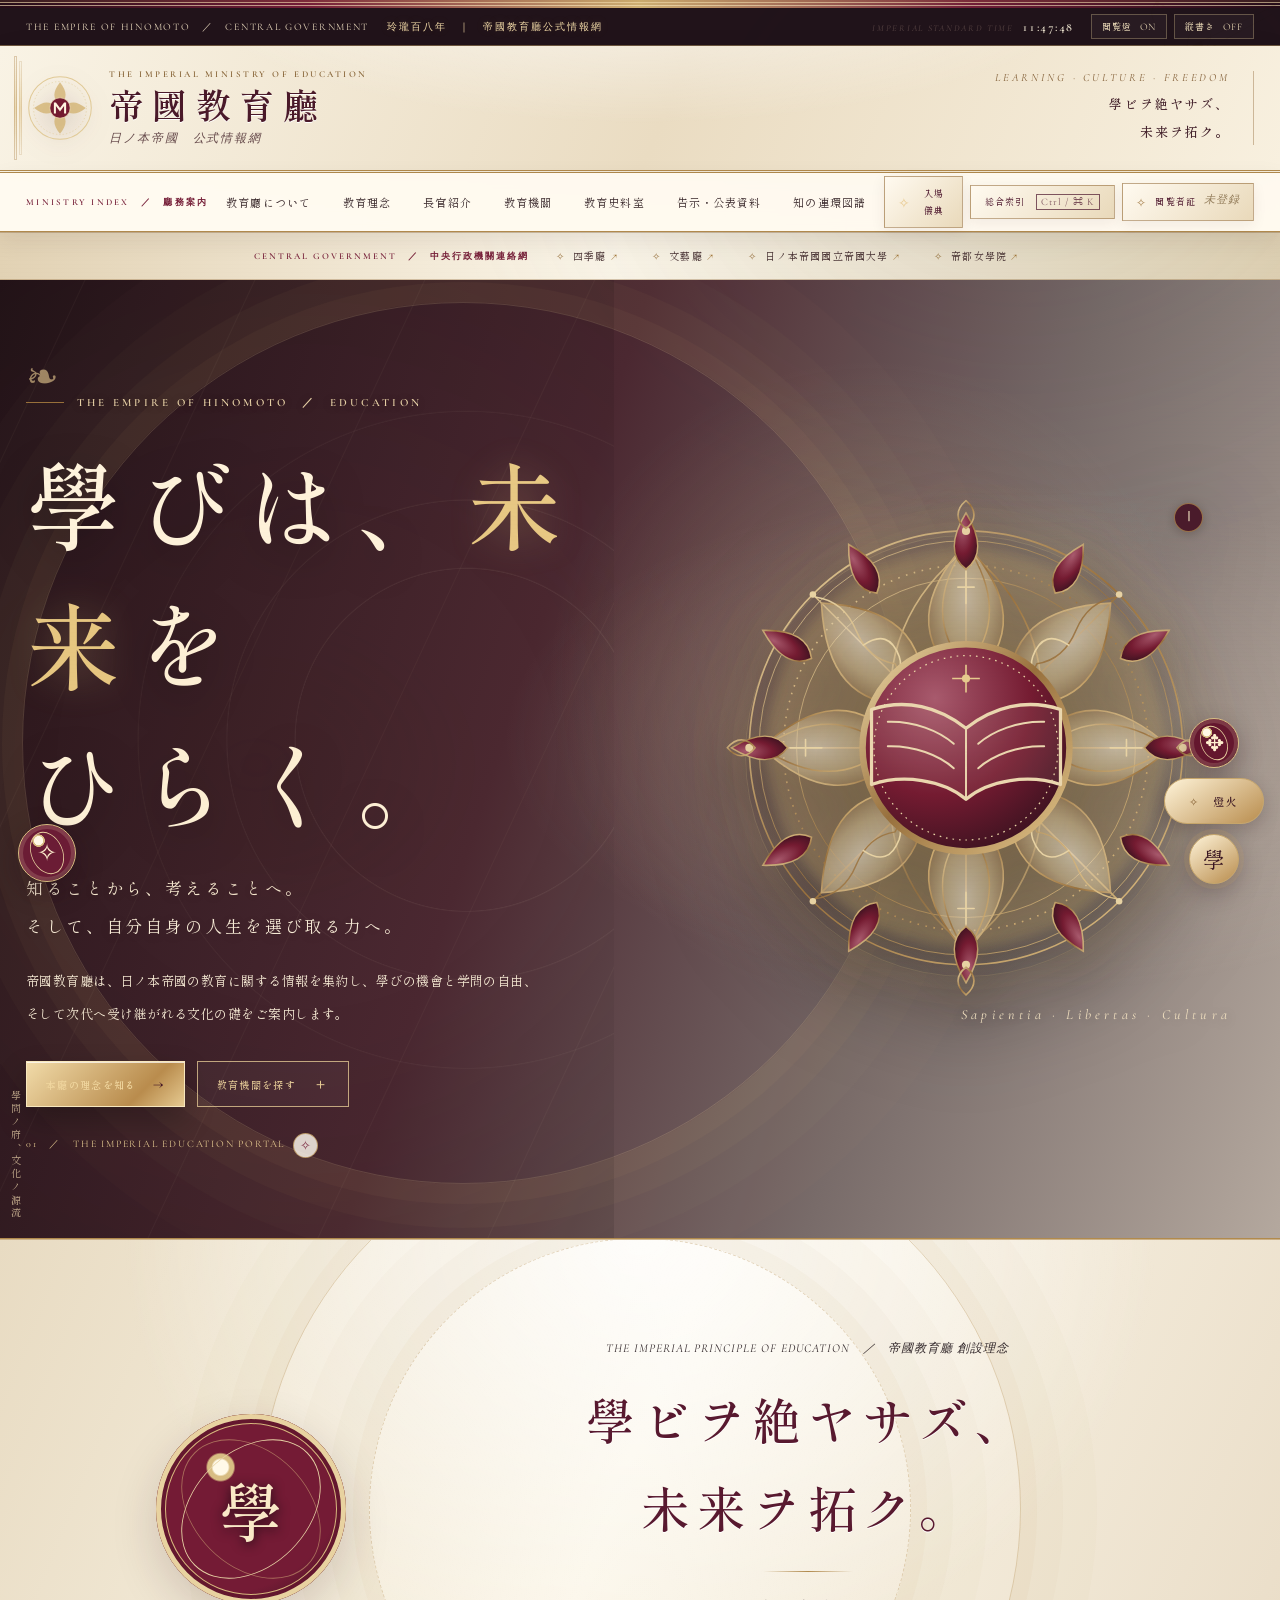
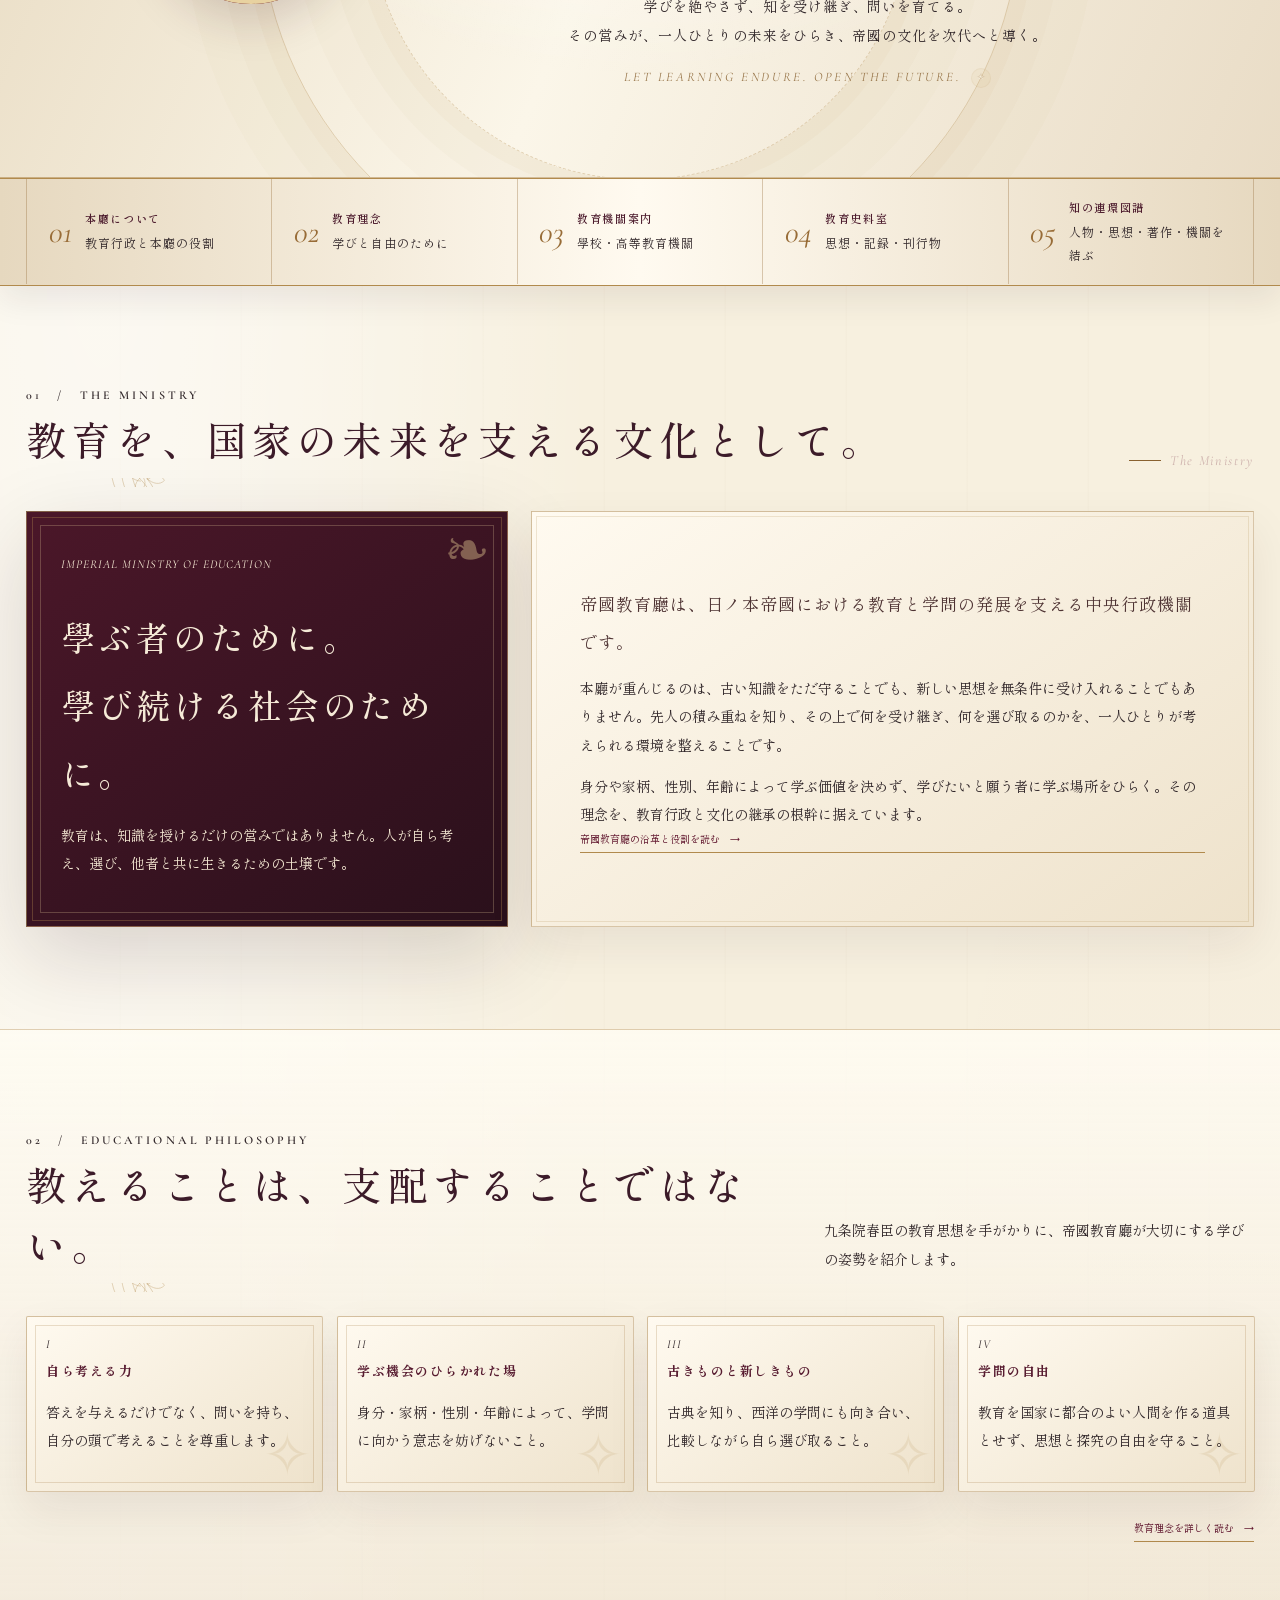
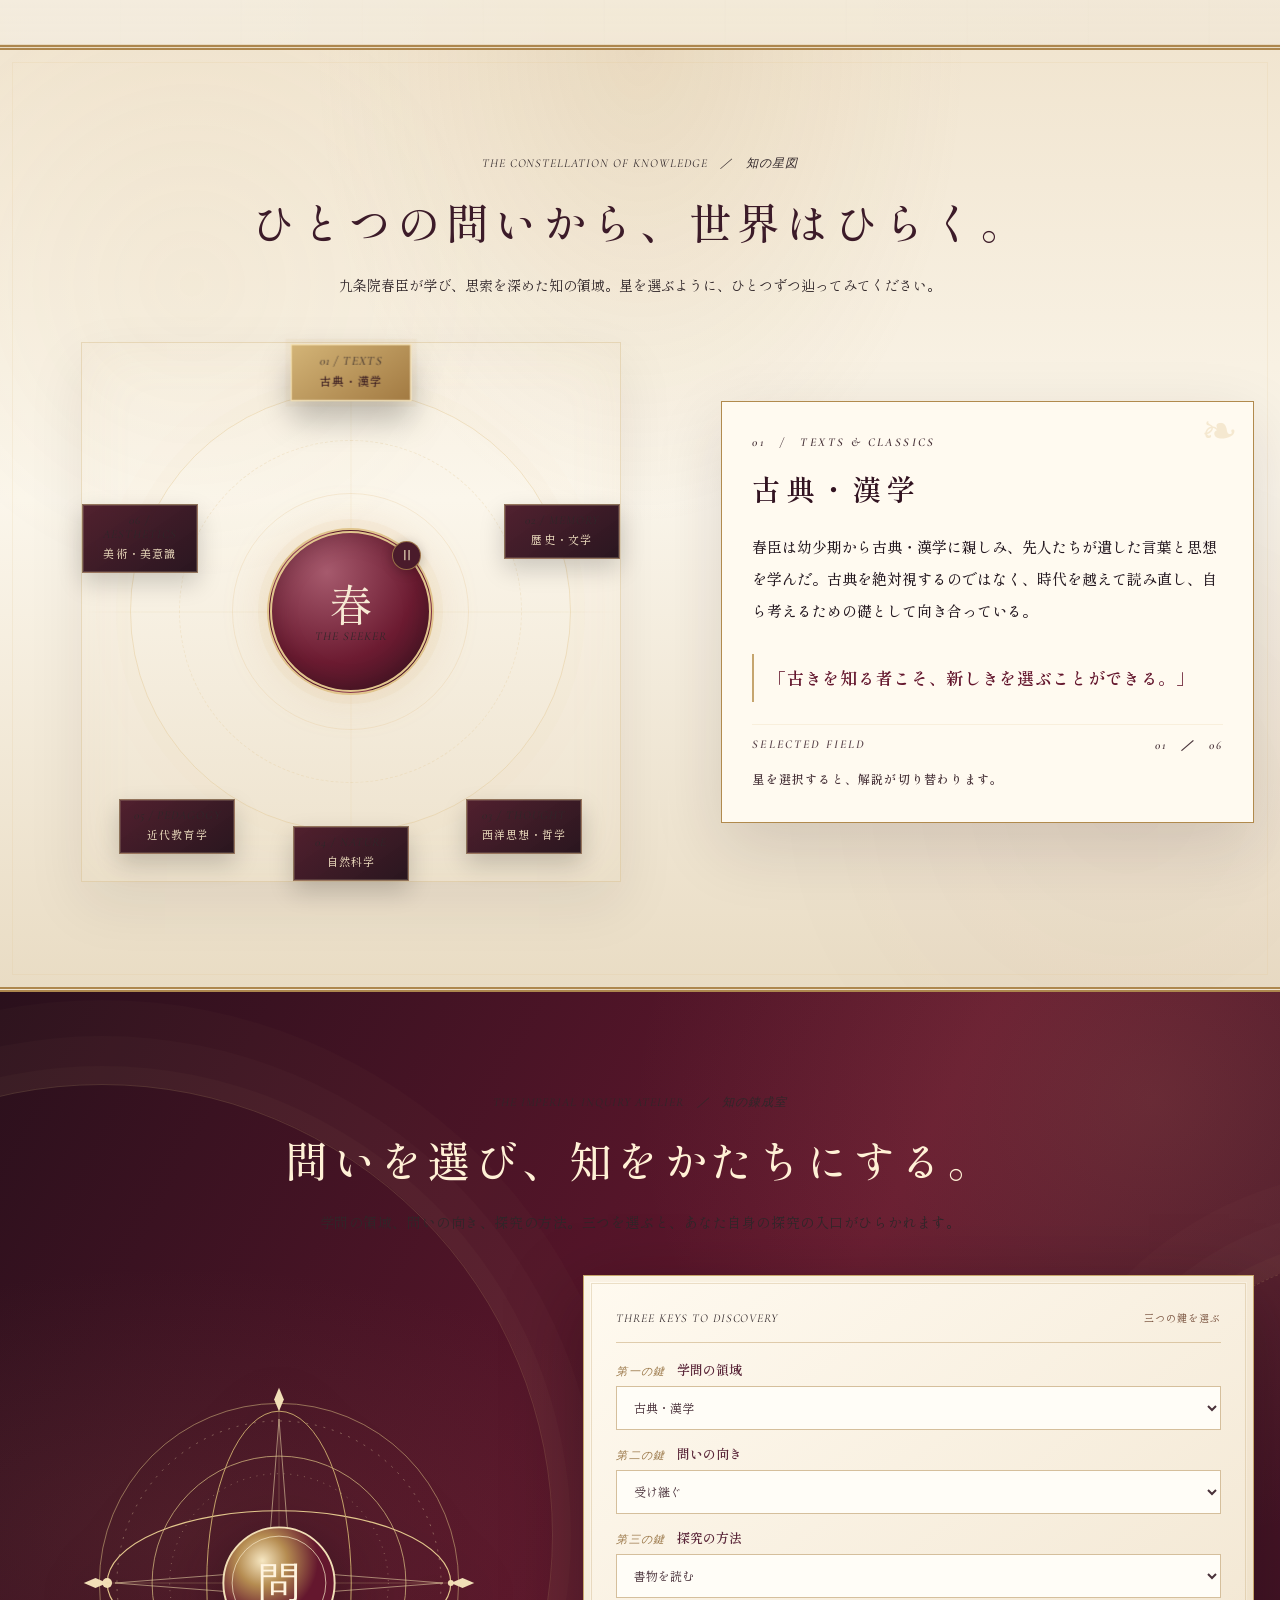
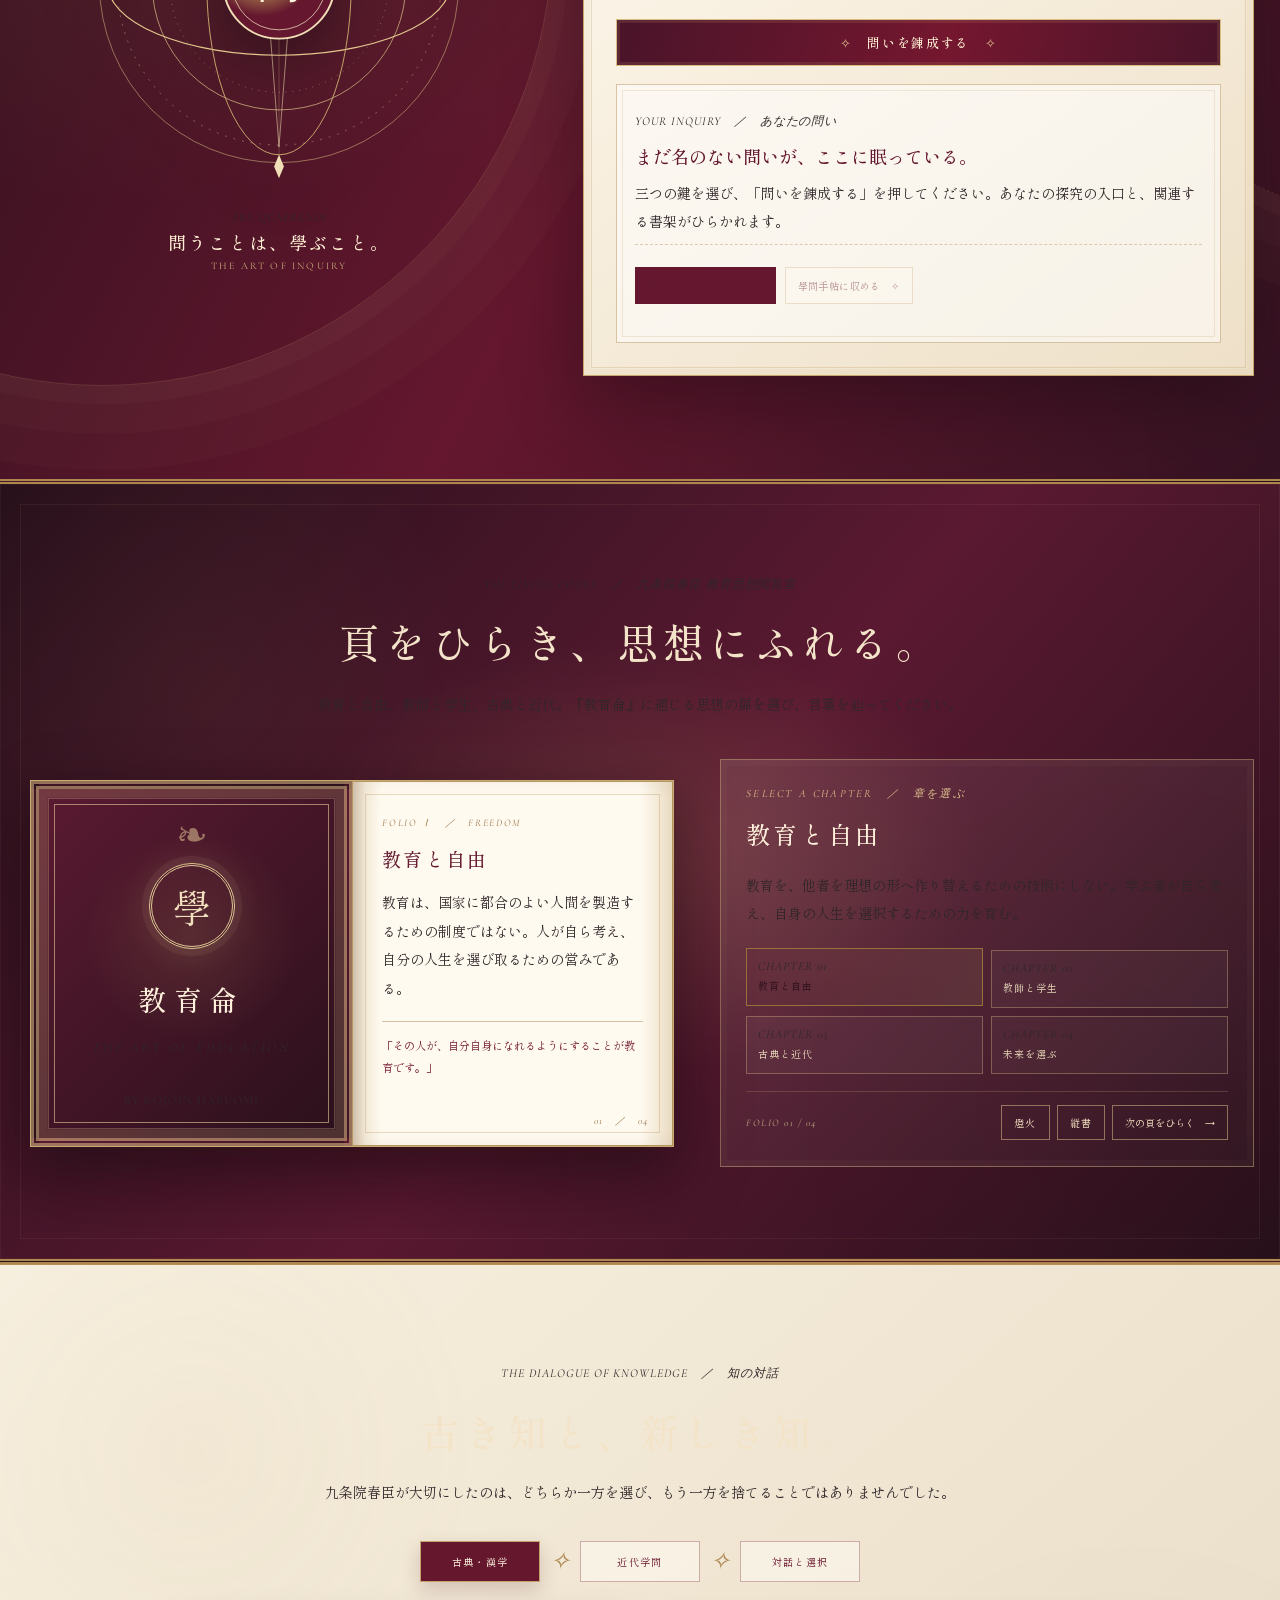
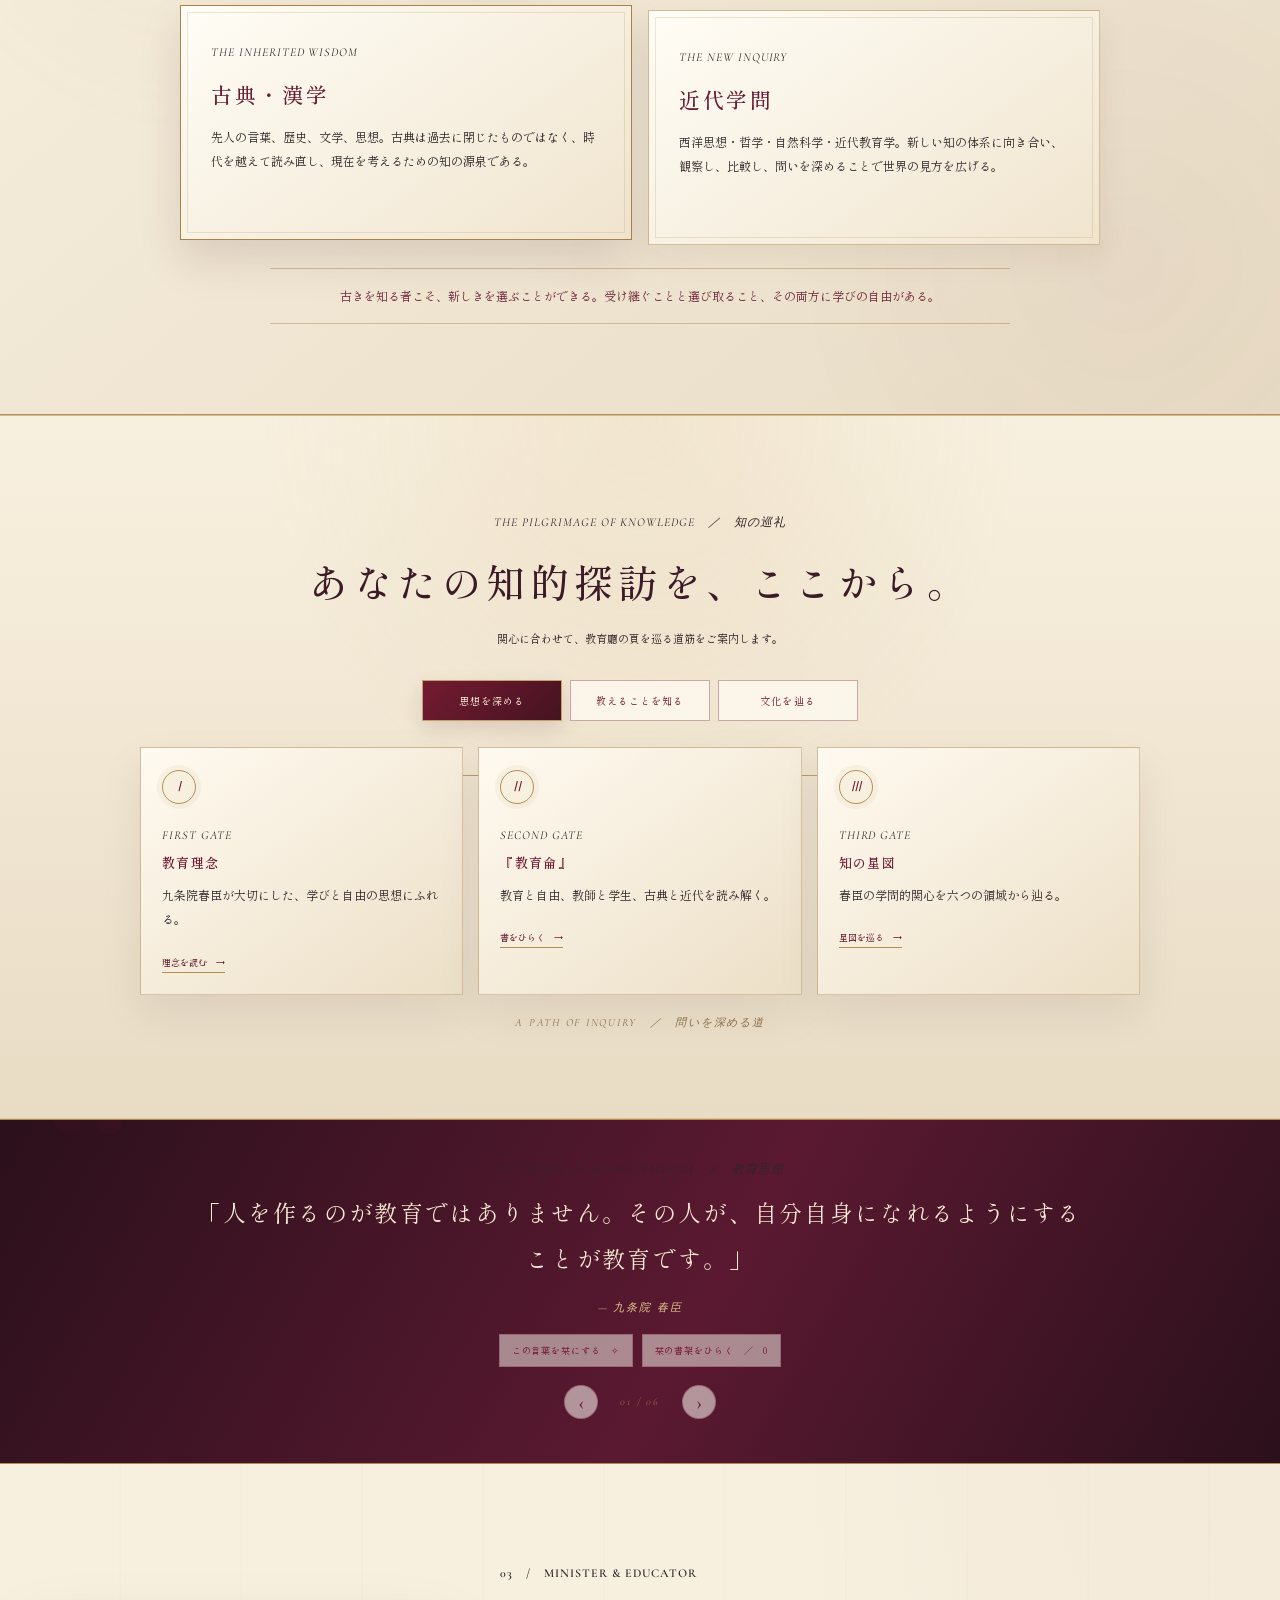
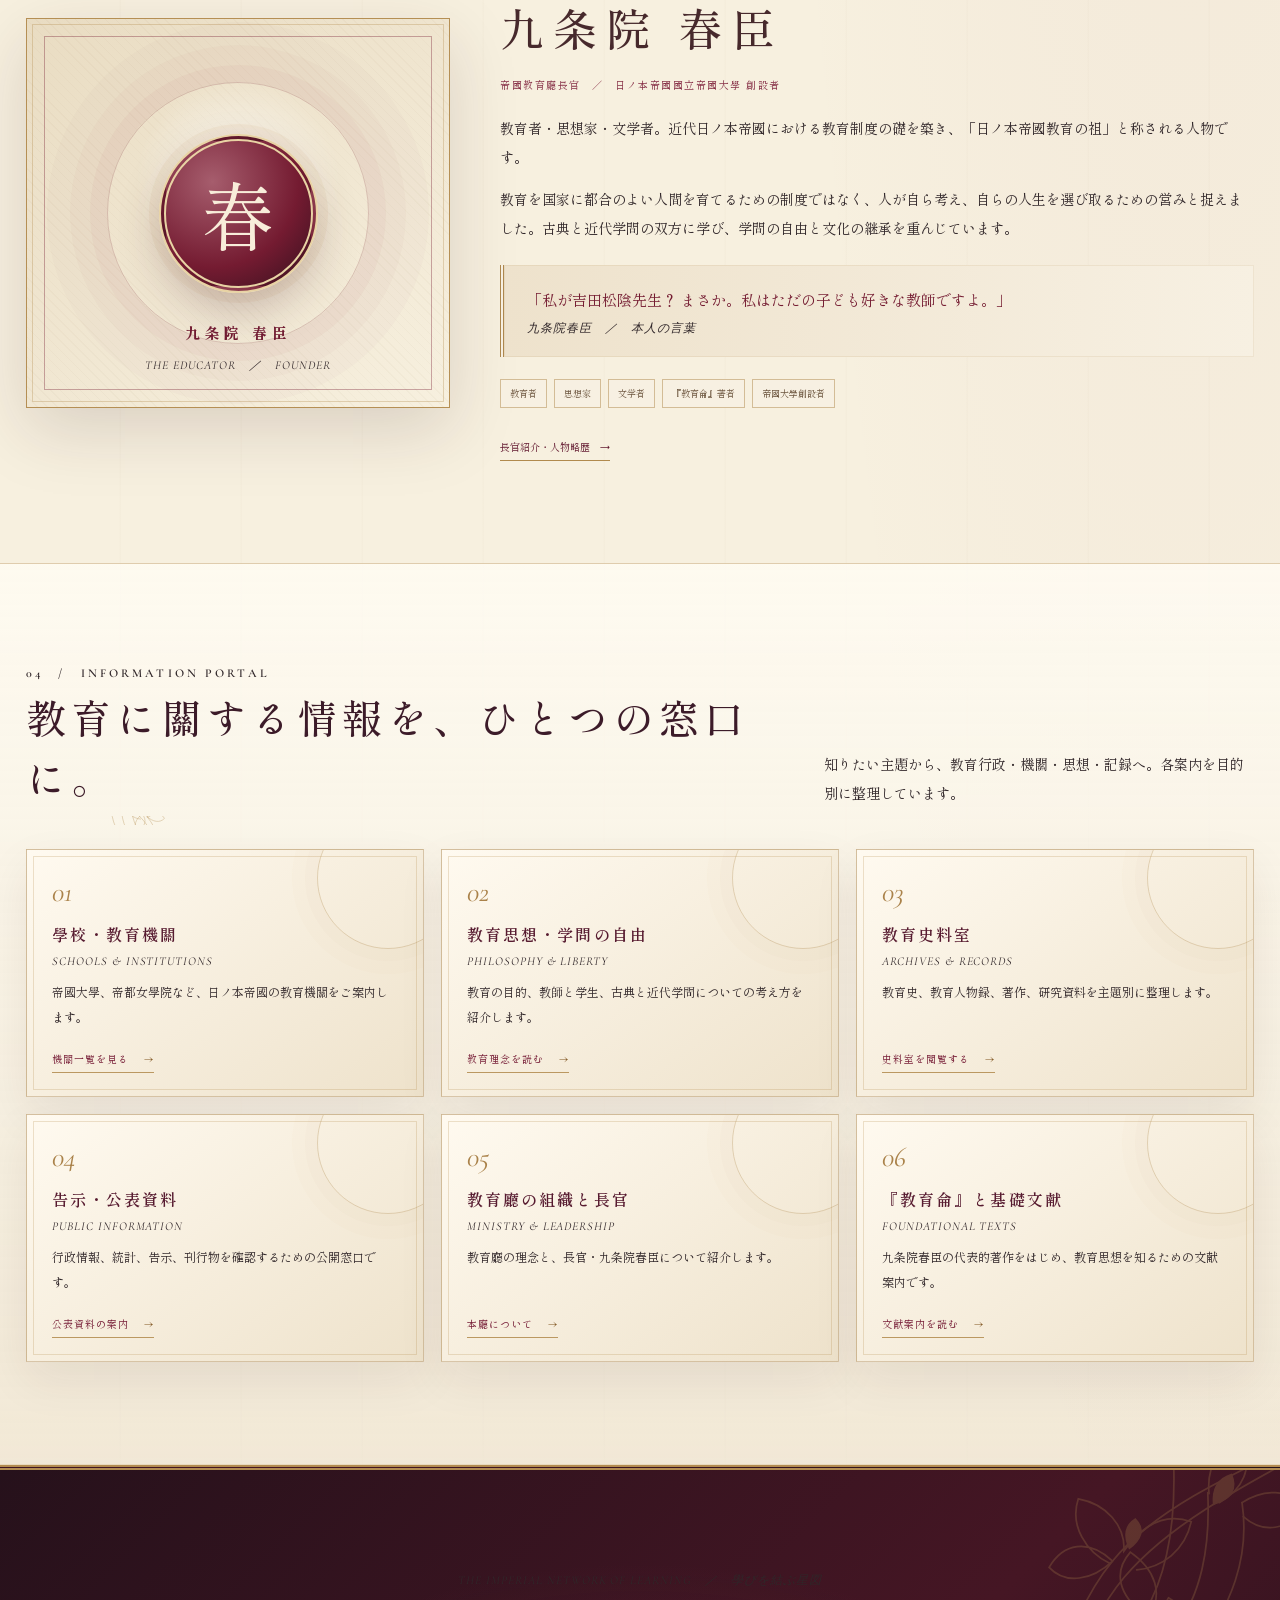
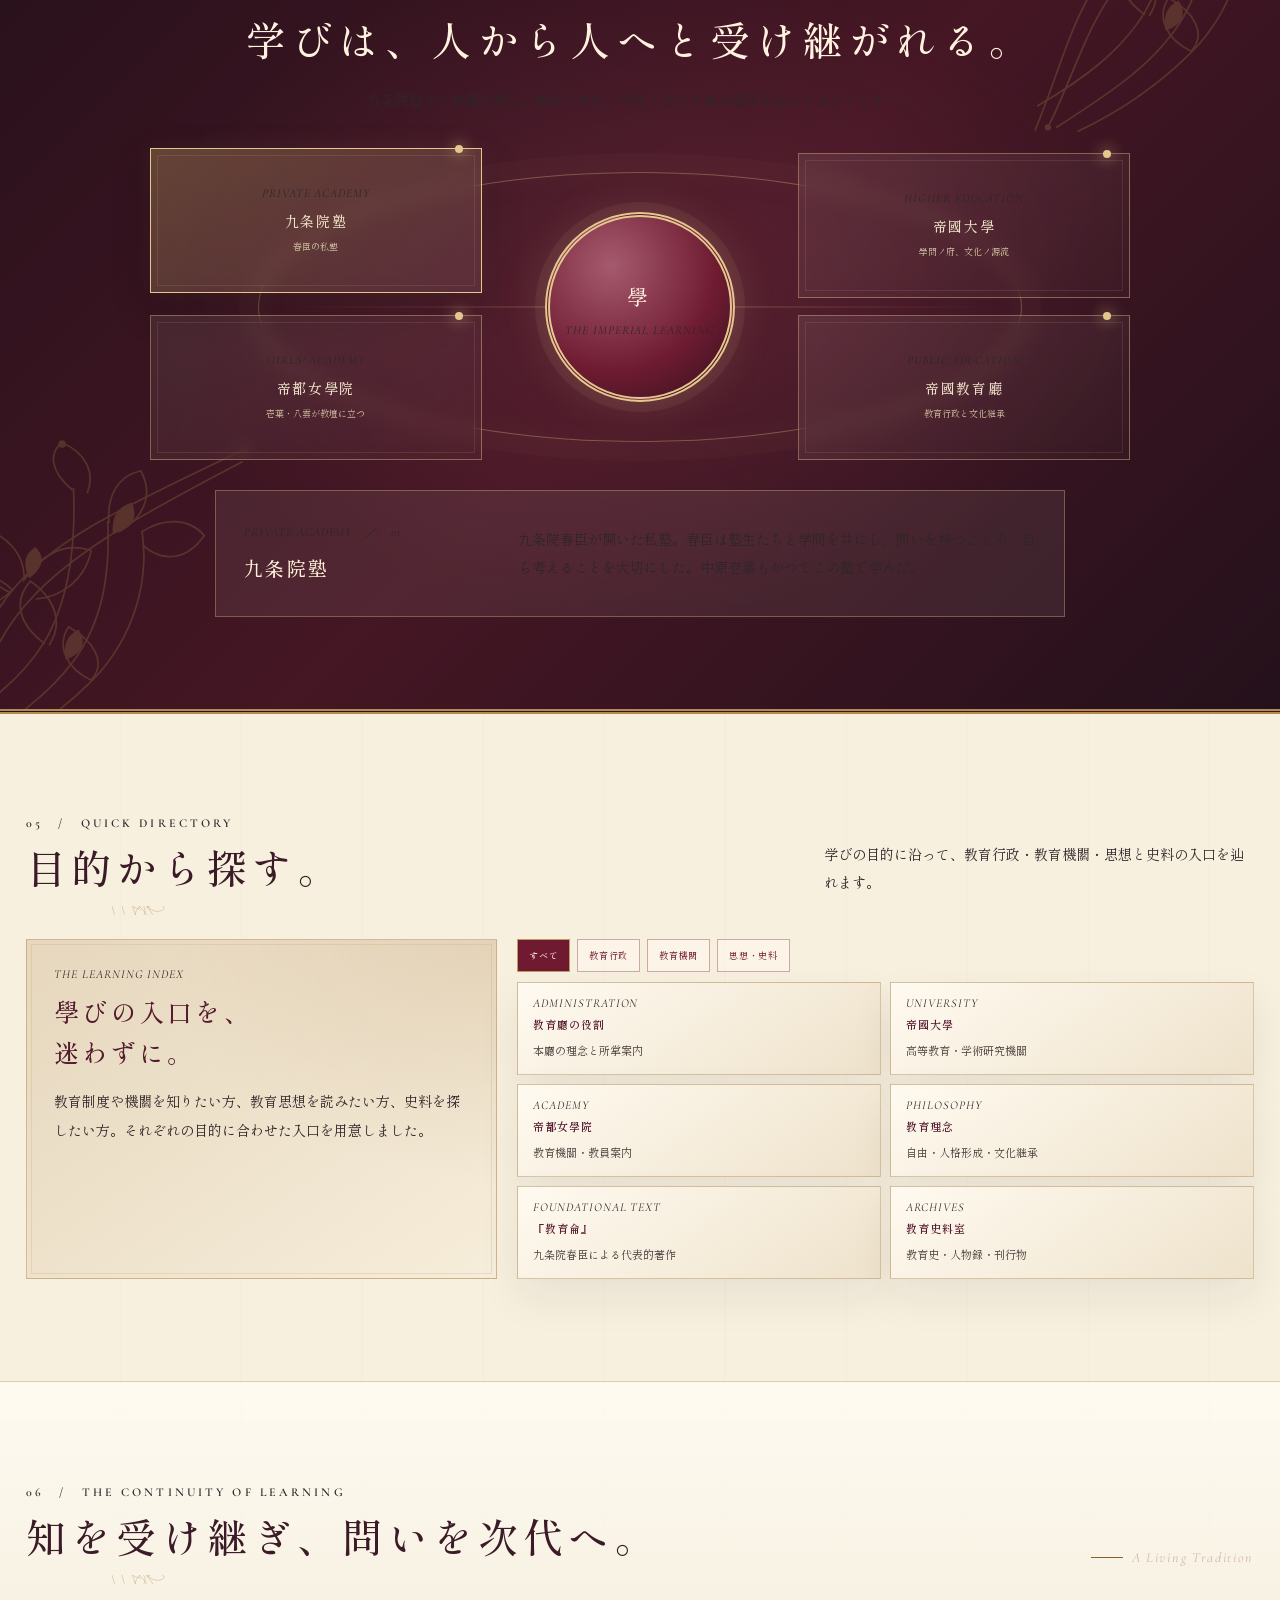
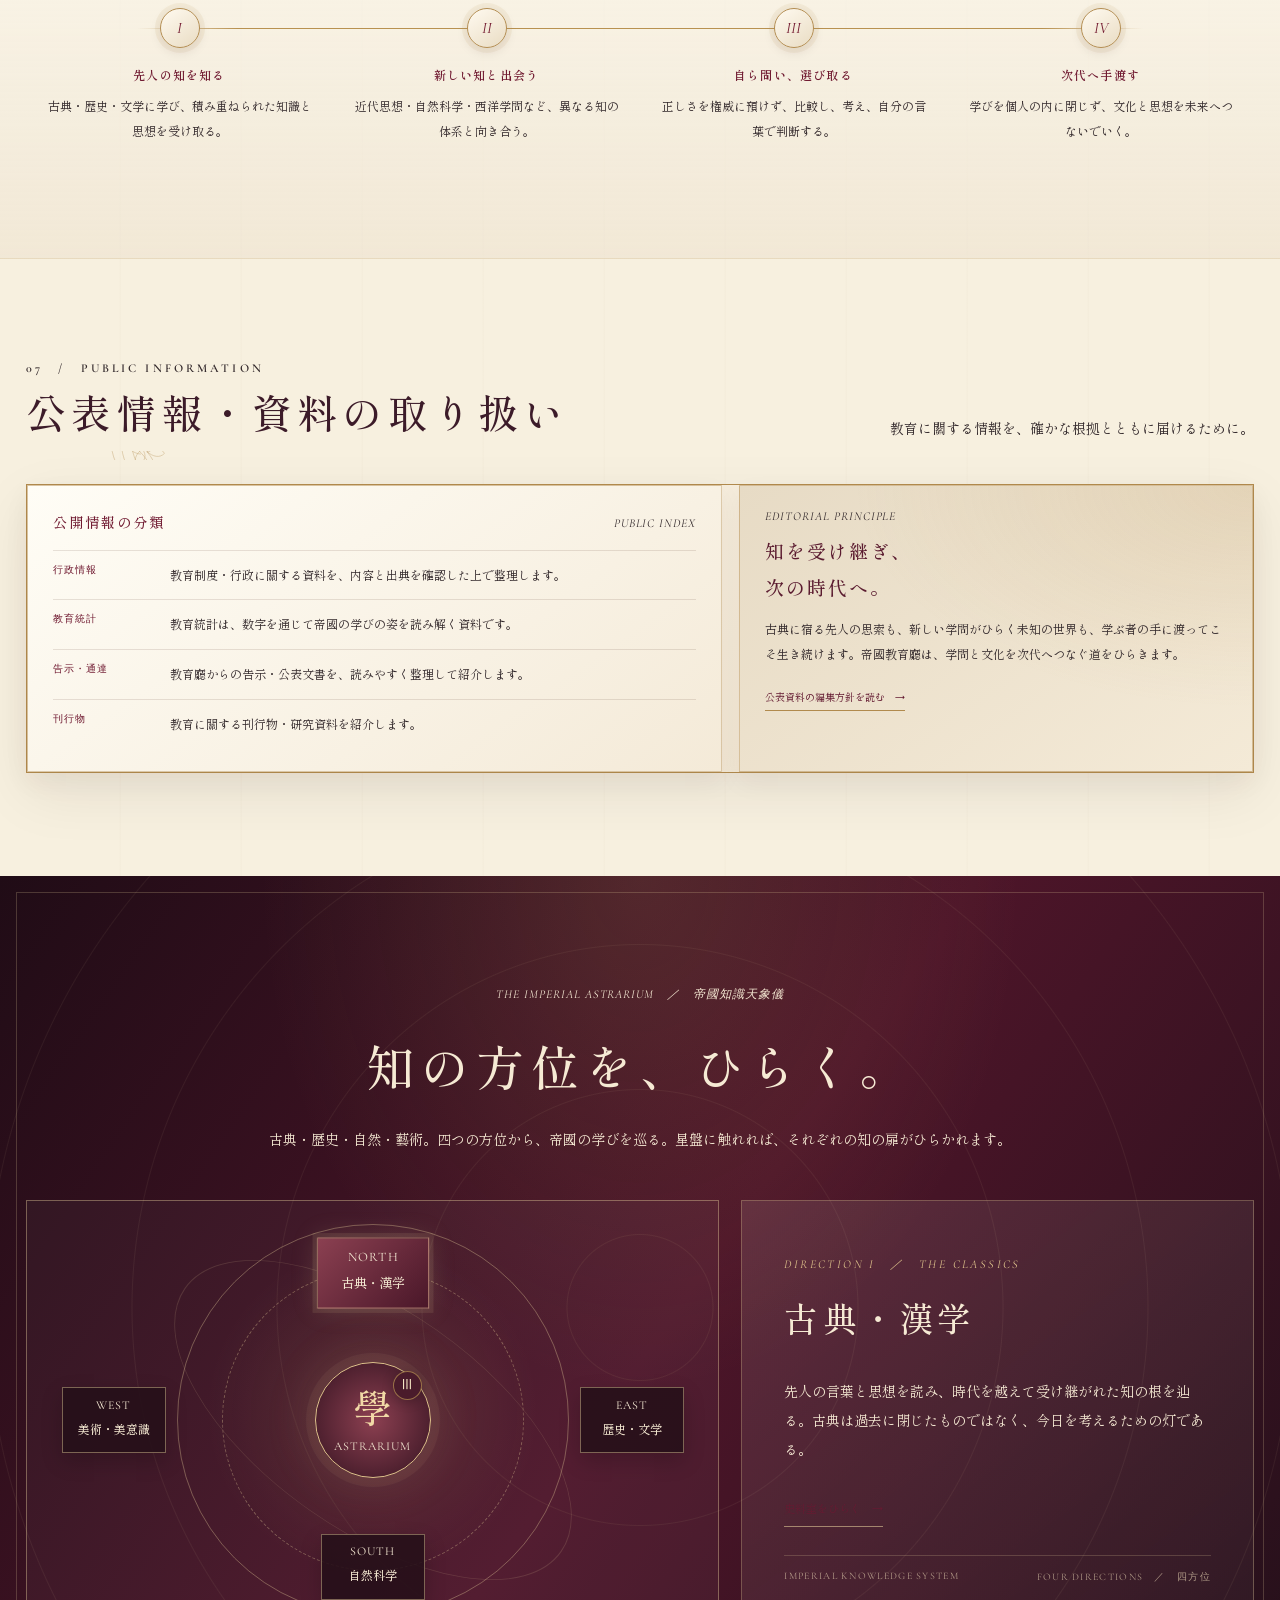
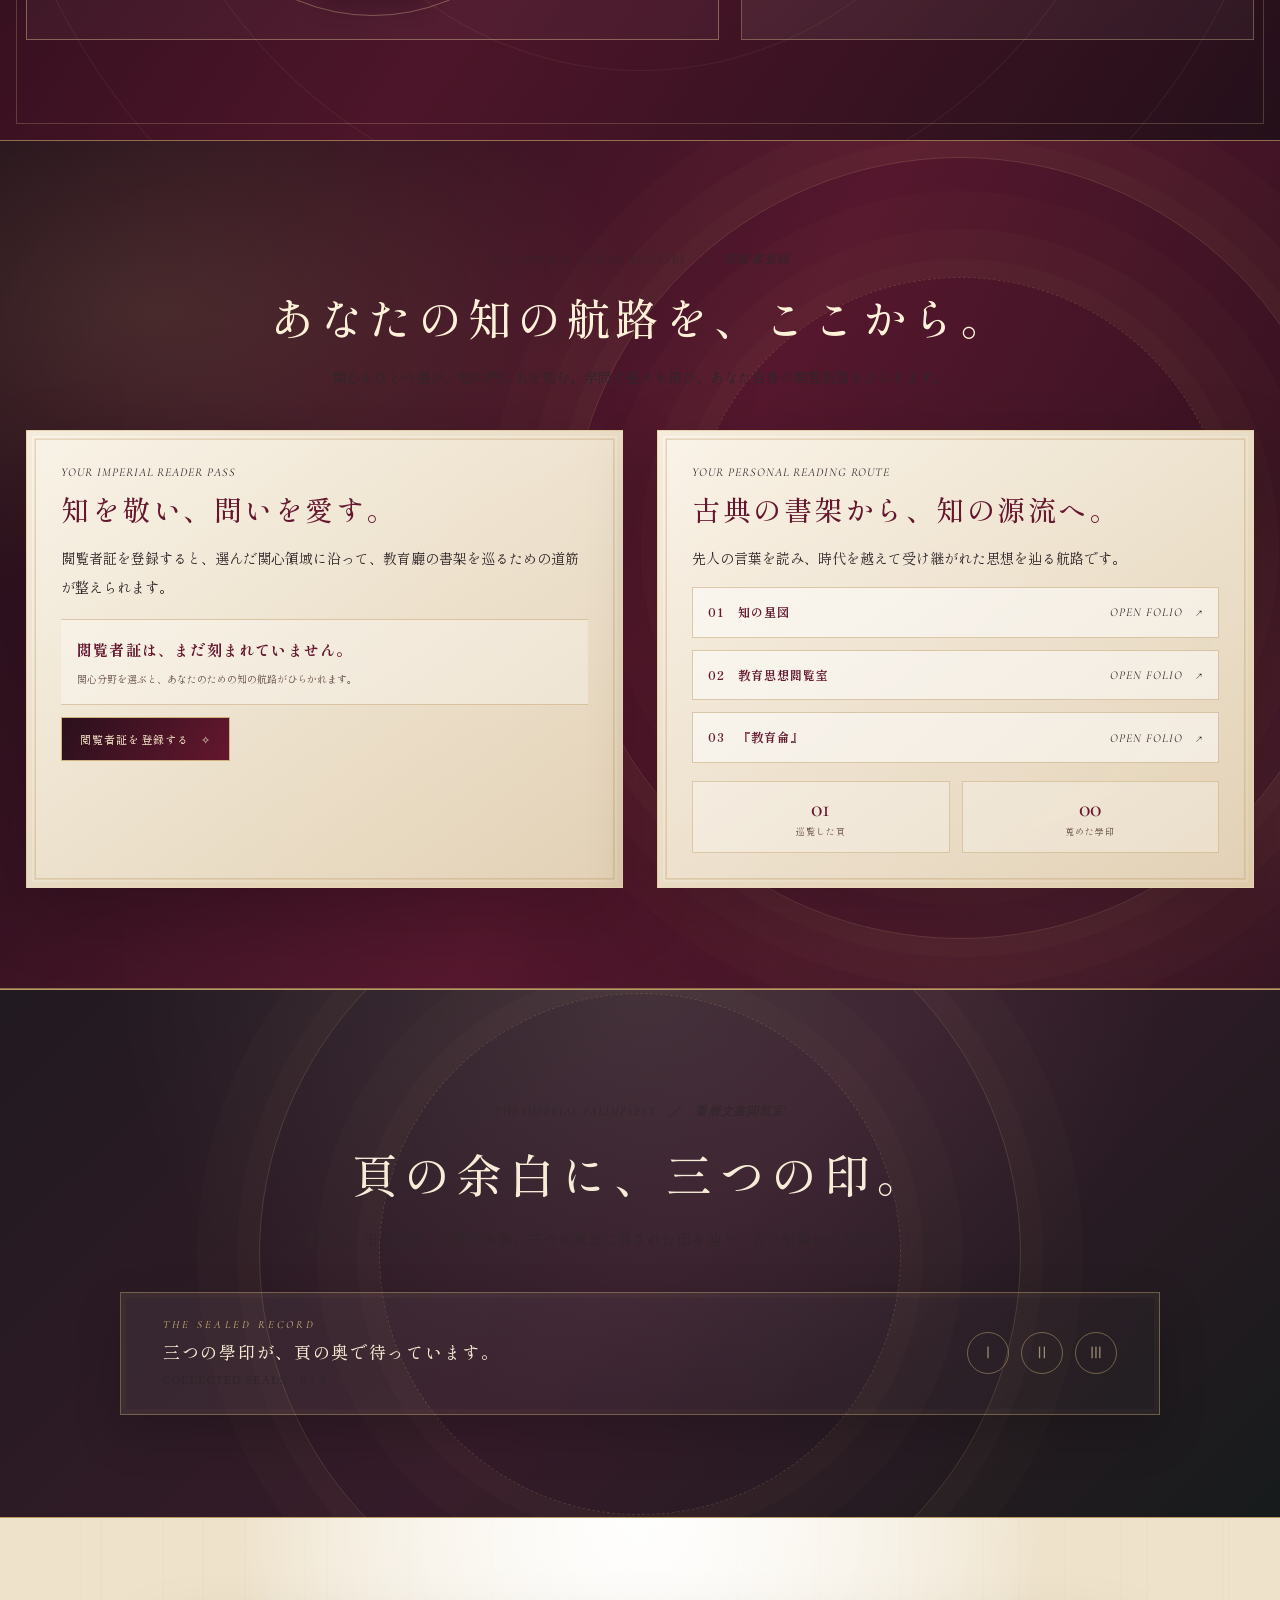
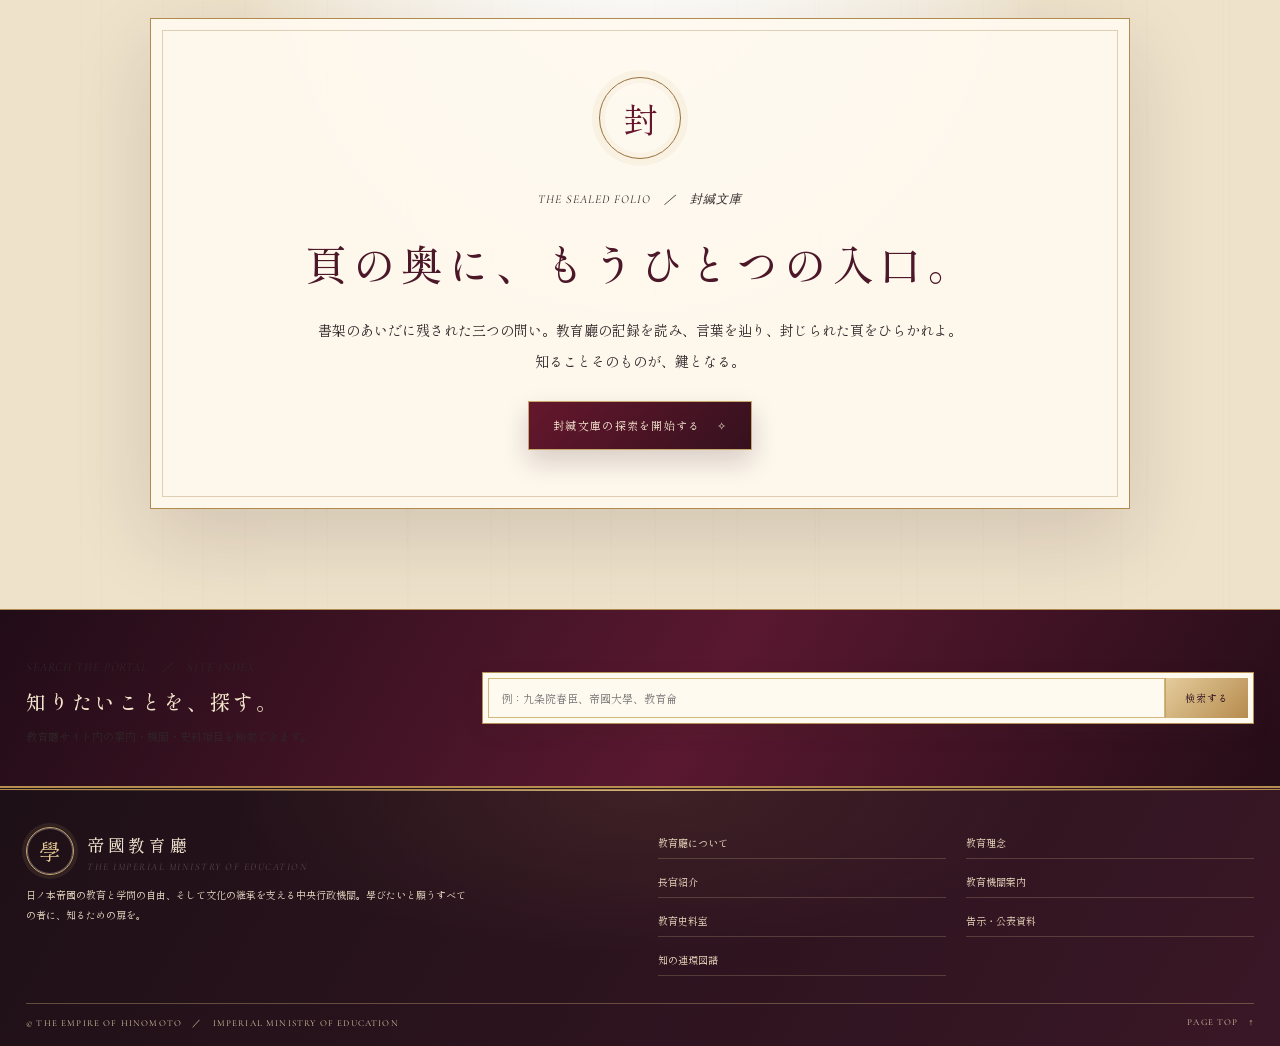
<file: index.html>
<!doctype html>
<html lang="ja">
<head>
<meta charset="utf-8">
<meta name="viewport" content="width=device-width, initial-scale=1">
<meta name="theme-color" content="#741b31">
<meta name="description" content="日ノ本帝國 帝國教育廳公式情報網。教育行政、教育機關、教育思想、九条院春臣の理念、帝國の教育史料をご案内します。">
<meta property="og:type" content="website">
<meta property="og:site_name" content="日ノ本帝國 帝國教育廳">
<meta property="og:title" content="帝國教育廳｜日ノ本帝國 公式情報網">
<meta property="og:description" content="學ビヲ絶ヤサズ、未来ヲ拓ク。">
<meta property="og:locale" content="ja_JP">
<link rel="preload" href="education-rose-window.svg" as="image" type="image/svg+xml">
<link rel="icon" href="data:image/svg+xml,%3Csvg xmlns='http://www.w3.org/2000/svg' viewBox='0 0 100 100'%3E%3Crect width='100' height='100' rx='50' fill='%23741b31'/%3E%3Ccircle cx='50' cy='50' r='42' fill='none' stroke='%23e0c996' stroke-width='2'/%3E%3Cpath d='M25 65V32h8l17 22 17-22h8v33h-9V46L50 66 34 46v19z' fill='%23f5ecd9'/%3E%3C/svg%3E">
<link rel="canonical" href="https://8fgb66gmt2-stack.github.io/-Ministry-of-Education-of-the-Empire-of-Hinomoto/">
<link rel="preconnect" href="https://fonts.googleapis.com">
<link rel="preconnect" href="https://fonts.gstatic.com" crossorigin>
<link href="https://fonts.googleapis.com/css2?family=Cormorant+Garamond:wght@400;500;600;700&family=Shippori+Mincho:wght@400;500;600;700;800&display=swap" rel="stylesheet">
<link rel="icon" href="favicon.svg" type="image/svg+xml">
<link rel="stylesheet" href="education.css?v=20261120-1">
<link rel="stylesheet" href="education-rococo.css?v=20261105-1">
<link rel="stylesheet" href="education-eidolon.css?v=20261105-4">
<link rel="stylesheet" href="education-imperial.css?v=20261105-5">
<link rel="stylesheet" href="education-renaissance.css?v=20261106-7">
<link rel="stylesheet" href="education-celestial.css?v=20261105-1">
<link rel="stylesheet" href="education-empire.css?v=20261106-12">
<link rel="stylesheet" href="education-atelier.css?v=20261105-1">
<link rel="stylesheet" href="education-home-layout.css?v=20261106-1">
<link rel="stylesheet" href="education-ceremony.css?v=20261106-1">
<link rel="stylesheet" href="education-palimpsest.css?v=20261106-1">
<link rel="stylesheet" href="education-refinement.css?v=20261106-13">
<title>帝國教育廳｜日ノ本帝國 公式情報網</title>
</head>
<body>
<a class="skip-link" href="#main">本文へ移動</a>
<div id="reading-progress" aria-hidden="true"></div>
<div class="topline"></div>
<div class="utility"><div class="wrap"><span>THE EMPIRE OF HINOMOTO　／　CENTRAL GOVERNMENT</span><strong>玲瓏百八年　｜　帝國教育廳公式情報網</strong><span class="utility-time" aria-label="帝國標準時刻"><small>IMPERIAL STANDARD TIME</small><time id="imperial-clock">--:--:--</time></span><div class="utility-tools"><button type="button" data-night-toggle aria-pressed="false">閲覧燈 <span>ON</span></button><button type="button" data-vertical-toggle aria-pressed="false">縦書き <span>OFF</span></button></div></div></div>

<header class="masthead">
 <div class="wrap masthead-inner">
  <a class="brand" href="index.html" aria-label="帝國教育廳首頁">
   <svg class="brand-mark" viewBox="0 0 100 100" role="img" aria-label="教育廳紋章">
    <circle cx="50" cy="50" r="46" fill="none" stroke="#e0c996" stroke-width="1.5"/>
    <circle cx="50" cy="50" r="39" fill="none" stroke="#e0c996" stroke-width=".8" stroke-dasharray="2 3"/>
    <path d="M50 12 C39 26 39 36 50 45 C61 36 61 26 50 12Z M50 88 C39 74 39 64 50 55 C61 64 61 74 50 88Z M12 50 C26 39 36 39 45 50 C36 61 26 61 12 50Z M88 50 C74 39 64 39 55 50 C64 61 74 61 88 50Z" fill="#d5b779" opacity=".85"/>
    <circle cx="50" cy="50" r="15" fill="#741b31" stroke="#f1dfb7"/>
    <path d="M41 58V42h3l6 8 6-8h3v16h-3V47l-6 8-6-8v11Z" fill="#fff4df"/>
   </svg>
   <span class="brand-name"><small>THE IMPERIAL MINISTRY OF EDUCATION</small><strong>帝國教育廳</strong><em>日ノ本帝國　公式情報網</em></span>
  </a>
  <div class="masthead-motto"><small>LEARNING · CULTURE · FREEDOM</small><b>學ビヲ絶ヤサズ、<br>未来ヲ拓ク。</b></div>
 </div>
</header>

<nav class="navbar" aria-label="主要導航">
 <div class="wrap nav-inner">
  <span class="nav-kicker">MINISTRY INDEX　／　廳務案内</span>
  <button class="nav-toggle" type="button" aria-expanded="false" aria-controls="nav-links"><span data-toggle-label>案内をひらく</span><span aria-hidden="true">＋</span></button>
  <div class="nav-links" id="nav-links">
   <a href="about.html">教育廳について</a>
   <a href="about.html#philosophy">教育理念</a>
   <a href="about.html#director">長官紹介</a>
   <a href="institutions.html">教育機關</a>
   <a href="archives.html">教育史料室</a>
   <a href="notices.html">告示・公表資料</a>
   <a href="circuit.html">知の連環図譜</a>
  </div>
  <div class="grand-utility"><button class="ceremony-trigger" type="button" data-open-rite>入場儀典</button><button class="nav-index" type="button" data-open-search>総合索引 <kbd>Ctrl / ⌘ K</kbd></button></div>
 </div>
</nav>

<div class="network" aria-label="日ノ本帝國中央行政機關連絡網">
 <div class="wrap">
  <span class="network-label">CENTRAL GOVERNMENT　／　中央行政機關連絡網</span>
  <a href="https://8fgb66gmt2-stack.github.io/-web-Shikicho/">四季廳</a>
  <a href="https://8fgb66gmt2-stack.github.io/-Bungeicho-offical-web-site-/">文藝廳</a>
  <a href="https://8fgb66gmt2-stack.github.io/https-8fgb66gmt2-stack.github.io-nippon-imperial-university-/">日ノ本帝國國立帝國大學</a>
  <a href="https://8fgb66gmt2-stack.github.io/-The-Imperial-Capital-Maiden-Institute-of-Hinomoto-/">帝都女學院</a>
 </div>
</div>

<main id="main">
<section class="hero" id="top">
 <div class="wrap hero-grid">
  <div class="hero-copy reveal">
   <div class="hero-overline">THE EMPIRE OF HINOMOTO　／　EDUCATION</div>
   <h1>學びは、<span>未来</span>を<br>ひらく。</h1>
   <div class="hero-subtitle">知ることから、考えることへ。<br>そして、自分自身の人生を選び取る力へ。</div>
   <p>帝國教育廳は、日ノ本帝國の教育に關する情報を集約し、學びの機會と学問の自由、そして次代へ受け継がれる文化の礎をご案内します。</p>
   <div class="hero-buttons"><a class="btn-primary" href="about.html">本廳の理念を知る</a><a class="btn-ghost" href="institutions.html">教育機關を探す</a></div>
   <div class="hero-index">01　／　THE IMPERIAL EDUCATION PORTAL</div>
  </div>
  <div class="hero-visual reveal" aria-label="教育廳の象徴である薔薇窓と書物の意匠">
   <div class="rose-window"><img src="education-rose-window.svg" alt="古金の薔薇窓の中央に開かれた書物を配した、帝國教育廳の象徴意匠"></div>
   <div class="visual-caption">Sapientia · Libertas · Cultura</div>
  </div>
 </div>
 <div class="hero-vertical" aria-hidden="true">學問ノ府、文化ノ源流</div>
</section>

<section class="imperial-principle" id="imperial-principle" aria-labelledby="imperial-principle-title">
 <div class="imperial-principle-inner">
  <div class="imperial-principle-seal" aria-hidden="true"><span>學</span></div>
  <div class="imperial-principle-copy">
   <small>THE IMPERIAL PRINCIPLE OF EDUCATION　／　帝國教育廳 創設理念</small>
   <h2 id="imperial-principle-title">學ビヲ絶ヤサズ、<br>未来ヲ拓ク。</h2>
   <div class="imperial-principle-rule"></div>
   <p>学びを絶やさず、知を受け継ぎ、問いを育てる。<br>その営みが、一人ひとりの未来をひらき、帝國の文化を次代へと導く。</p>
   <span class="emp-translation">LET LEARNING ENDURE. OPEN THE FUTURE.</span>
  </div>
 </div>
</section>

<section class="portal-ribbon" aria-label="主な情報への入口">
 <div class="wrap ribbon-grid">
  <a class="ribbon-item" href="about.html"><span class="ribbon-num">01</span><span><strong>本廳について</strong><small>教育行政と本廳の役割</small></span></a>
  <a class="ribbon-item" href="about.html#philosophy"><span class="ribbon-num">02</span><span><strong>教育理念</strong><small>学びと自由のために</small></span></a>
  <a class="ribbon-item" href="institutions.html"><span class="ribbon-num">03</span><span><strong>教育機關案内</strong><small>學校・高等教育機關</small></span></a>
  <a class="ribbon-item" href="archives.html"><span class="ribbon-num">04</span><span><strong>教育史料室</strong><small>思想・記録・刊行物</small></span></a>
  <a class="ribbon-item" href="circuit.html"><span class="ribbon-num">05</span><span><strong>知の連環図譜</strong><small>人物・思想・著作・機關を結ぶ</small></span></a>
 </div>
</section>

<section class="section" id="about">
 <div class="wrap">
  <div class="section-heading reveal">
   <div><div class="kicker">01　/　THE MINISTRY</div><h2>教育を、国家の未来を支える文化として。</h2></div>
   <div class="section-mark">The Ministry</div>
  </div>
  <div class="lede-grid">
   <div class="lede-plaque reveal"><small>IMPERIAL MINISTRY OF EDUCATION</small><h3>學ぶ者のために。<br>學び続ける社会のために。</h3><p>教育は、知識を授けるだけの営みではありません。人が自ら考え、選び、他者と共に生きるための土壌です。</p></div>
   <div class="lede-paper reveal"><div class="large">帝國教育廳は、日ノ本帝國における教育と学問の発展を支える中央行政機關です。</div><p>本廳が重んじるのは、古い知識をただ守ることでも、新しい思想を無条件に受け入れることでもありません。先人の積み重ねを知り、その上で何を受け継ぎ、何を選び取るのかを、一人ひとりが考えられる環境を整えることです。</p><p>身分や家柄、性別、年齢によって学ぶ価値を決めず、学びたいと願う者に学ぶ場所をひらく。その理念を、教育行政と文化の継承の根幹に据えています。</p><a class="back-link" href="about.html">帝國教育廳の沿革と役割を読む　→</a></div>
  </div>
 </div>
</section>

<section class="section section-paper" id="philosophy">
 <div class="wrap">
  <div class="section-heading reveal">
   <div><div class="kicker">02　/　EDUCATIONAL PHILOSOPHY</div><h2>教えることは、支配することではない。</h2></div>
   <p>九条院春臣の教育思想を手がかりに、帝國教育廳が大切にする学びの姿勢を紹介します。</p>
  </div>
  <div class="principle-grid">
   <article class="principle reveal"><div class="roman">I</div><h3>自ら考える力</h3><p>答えを与えるだけでなく、問いを持ち、自分の頭で考えることを尊重します。</p></article>
   <article class="principle reveal"><div class="roman">II</div><h3>学ぶ機会のひらかれた場</h3><p>身分・家柄・性別・年齢によって、学問に向かう意志を妨げないこと。</p></article>
   <article class="principle reveal"><div class="roman">III</div><h3>古きものと新しきもの</h3><p>古典を知り、西洋の学問にも向き合い、比較しながら自ら選び取ること。</p></article>
   <article class="principle reveal"><div class="roman">IV</div><h3>学問の自由</h3><p>教育を国家に都合のよい人間を作る道具とせず、思想と探究の自由を守ること。</p></article>
  </div>
  <div style="text-align:right;margin-top:18px"><a class="back-link" href="about.html#philosophy">教育理念を詳しく読む　→</a></div>
 </div>
</section>

<section class="knowledge-atlas" id="atlas">
 <div class="wrap">
  <div class="atlas-heading reveal">
   <div class="kicker">THE CONSTELLATION OF KNOWLEDGE　／　知の星図</div>
   <h2>ひとつの問いから、世界はひらく。</h2>
   <p>九条院春臣が学び、思索を深めた知の領域。星を選ぶように、ひとつずつ辿ってみてください。</p>
  </div>
  <div class="atlas-layout">
   <div class="atlas-map reveal" id="knowledge-map" aria-label="九条院春臣の学問的関心を示す知の星図">
    <div class="atlas-orbit" aria-hidden="true"></div><div class="atlas-crosshair" aria-hidden="true"></div>
    <div class="atlas-core"><div><div class="core-symbol">春</div><small>THE SEEKER</small></div></div>
    <button class="atlas-node n1" type="button" data-study="classics" aria-pressed="true"><small>01 / TEXTS</small><strong>古典・漢学</strong></button>
    <button class="atlas-node n2" type="button" data-study="history" aria-pressed="false"><small>02 / MEMORY</small><strong>歴史・文学</strong></button>
    <button class="atlas-node n3" type="button" data-study="western" aria-pressed="false"><small>03 / THOUGHT</small><strong>西洋思想・哲学</strong></button>
    <button class="atlas-node n4" type="button" data-study="science" aria-pressed="false"><small>04 / NATURE</small><strong>自然科学</strong></button>
    <button class="atlas-node n5" type="button" data-study="education" aria-pressed="false"><small>05 / PEDAGOGY</small><strong>近代教育学</strong></button>
    <button class="atlas-node n6" type="button" data-study="arts" aria-pressed="false"><small>06 / AESTHETICS</small><strong>美術・美意識</strong></button>
   </div>
   <article class="atlas-detail reveal" id="imperial-astrarium-detail" aria-live="polite">
    <div class="detail-kicker" id="atlas-kicker">01　/　TEXTS & CLASSICS</div>
    <h3 id="atlas-title">古典・漢学</h3>
    <p id="atlas-description">春臣は幼少期から古典・漢学に親しみ、先人たちが遺した言葉と思想を学んだ。古典を絶対視するのではなく、時代を越えて読み直し、自ら考えるための礎として向き合っている。</p>
    <div class="detail-quote" id="atlas-quote">「古きを知る者こそ、新しきを選ぶことができる。」</div>
    <div class="detail-index"><span>SELECTED FIELD</span><span id="atlas-position">01　／　06</span></div>
    <div class="atlas-hint">星を選択すると、解説が切り替わります。</div>
   </article>
  </div>
 </div>
</section>


<section class="inquiry-atelier" id="inquiry-atelier" aria-labelledby="atelier-title">
 <div class="wrap">
  <div class="atelier-heading">
   <div class="kicker">THE IMPERIAL INQUIRY ATELIER　／　知の錬成室</div>
   <h2 id="atelier-title">問いを選び、知をかたちにする。</h2>
   <p>学問の領域、問いの向き、探究の方法。三つを選ぶと、あなた自身の探究の入口がひらかれます。</p>
  </div>
  <div class="atelier-layout">
   <div class="atelier-instrument">
    <div class="atelier-astrolabe" aria-hidden="true">
     <svg viewBox="0 0 420 420" role="img">
      <defs><radialGradient id="atelier-core" cx="35%" cy="30%"><stop offset="0" stop-color="#f6e7c2"/><stop offset=".45" stop-color="#b58c51"/><stop offset="1" stop-color="#64172e"/></radialGradient></defs>
      <circle cx="210" cy="210" r="184" fill="none" stroke="#d8bd82" stroke-opacity=".55"/>
      <circle cx="210" cy="210" r="166" fill="none" stroke="#ead7aa" stroke-opacity=".38" stroke-dasharray="2 7"/>
      <circle cx="210" cy="210" r="130" fill="none" stroke="#d8bd82" stroke-opacity=".75"/>
      <circle cx="210" cy="210" r="112" fill="none" stroke="#ead7aa" stroke-opacity=".4" stroke-dasharray="1 6"/>
      <g class="atelier-orbit atelier-orbit-a"><ellipse cx="210" cy="210" rx="176" ry="74" fill="none" stroke="#e3c78d" stroke-width="1.2"/><circle cx="34" cy="210" r="5" fill="#f2dfb5"/><circle cx="386" cy="210" r="3" fill="#f2dfb5"/></g>
      <g class="atelier-orbit atelier-orbit-b"><ellipse cx="210" cy="210" rx="74" ry="176" fill="none" stroke="#c7a66b" stroke-width="1"/><path d="M210 25V395M25 210H395" stroke="#e3c78d" stroke-opacity=".25"/></g>
      <path d="M210 42L222 198L378 210L222 222L210 378L198 222L42 210L198 198Z" fill="none" stroke="#e7d3a5" stroke-opacity=".6"/>
      <circle cx="210" cy="210" r="57" fill="url(#atelier-core)" stroke="#f1dfb7" stroke-width="2"/>
      <circle cx="210" cy="210" r="48" fill="none" stroke="#f5e5c4" stroke-opacity=".75"/>
      <text x="210" y="224" text-anchor="middle" fill="#fff4df" font-size="43" font-family="serif">問</text>
      <g fill="#f1dfb7"><path d="M210 10l5 12-5 12-5-12z"/><path d="M410 210l-12 5-12-5 12-5z"/><path d="M210 410l-5-12 5-12 5 12z"/><path d="M10 210l12-5 12 5-12 5z"/></g>
     </svg>
    </div>
    <div class="atelier-instrument-caption"><small>ARS QUAERENDI</small><strong>問うことは、學ぶこと。</strong><span>THE ART OF INQUIRY</span></div>
   </div>
   <form class="atelier-form" id="imperial-inquiry-form">
    <div class="atelier-form-top"><small>THREE KEYS TO DISCOVERY</small><span>三つの鍵を選ぶ</span></div>
    <label for="atelier-domain"><span>第一の鍵</span><strong>学問の領域</strong></label>
    <select id="atelier-domain" name="domain">
     <option value="classics">古典・漢学</option><option value="history">歴史・文学</option><option value="western">西洋思想・哲学</option><option value="science">自然科学</option><option value="education">近代教育学</option><option value="arts">美術・美意識</option>
    </select>
    <label for="atelier-lens"><span>第二の鍵</span><strong>問いの向き</strong></label>
    <select id="atelier-lens" name="lens">
     <option value="inherit">受け継ぐ</option><option value="compare">比較する</option><option value="rethink">問い直す</option><option value="future">未来へ結ぶ</option>
    </select>
    <label for="atelier-method"><span>第三の鍵</span><strong>探究の方法</strong></label>
    <select id="atelier-method" name="method">
     <option value="read">書物を読む</option><option value="compare">資料を比べる</option><option value="observe">観察し、記録する</option><option value="dialogue">対話から考える</option>
    </select>
    <button class="atelier-forge" type="submit"><span>✧</span>　問いを錬成する　<span>✧</span></button>
    <div class="atelier-result" id="atelier-result" aria-live="polite" aria-atomic="true">
     <small>YOUR INQUIRY　／　あなたの問い</small>
     <h3 id="atelier-result-title">まだ名のない問いが、ここに眠っている。</h3>
     <p id="atelier-result-question">三つの鍵を選び、「問いを錬成する」を押してください。あなたの探究の入口と、関連する書架がひらかれます。</p>
     <p class="atelier-result-method" id="atelier-result-method"></p>
     <div class="atelier-result-actions"><a id="atelier-result-link" href="archives.html">関連する頁をひらく　→</a><button type="button" id="atelier-save" disabled>學問手帖に収める　✧</button></div>
     <span class="atelier-save-status" id="atelier-save-status" role="status"></span>
    </div>
   </form>
  </div>
 </div>
</section>

<section class="codex-gallery" id="codex">
 <div class="wrap">
  <div class="codex-heading reveal">
   <div class="kicker">THE LIVING CODEX　／　九条院春臣 教育思想閲覧室</div>
   <h2>頁をひらき、思想にふれる。</h2>
   <p>教育と自由、教師と学生、古典と近代。『教育侖』に通じる思想の扉を選び、言葉を辿ってください。</p>
  </div>
  <div class="codex-layout">
   <div class="codex-stage reveal">
    <div class="codex-book" id="codex-book">
     <div class="codex-cover-page">
      <div class="codex-cover-seal">學</div>
      <h3>教育侖</h3>
      <p>THE ART OF EDUCATION</p>
      <small>BY KŌJŌIN HARUOMI</small>
     </div>
     <article class="codex-open-page">
      <div class="codex-page-content" id="codex-page-content" aria-live="polite">
       <div class="codex-page-kicker" id="codex-page-kicker">FOLIO Ⅰ　／　FREEDOM</div>
       <h3 id="codex-page-title">教育と自由</h3>
       <p id="codex-page-text">教育は、国家に都合のよい人間を製造するための制度ではない。人が自ら考え、自分の人生を選び取るための営みである。</p>
       <div class="codex-page-quote" id="codex-page-quote">「その人が、自分自身になれるようにすることが教育です。」</div>
      </div>
      <div class="codex-page-number" id="codex-page-number">01　／　04</div>
     </article>
    </div>
   </div>
   <div class="codex-reader reveal">
    <div class="reader-kicker">SELECT A CHAPTER　／　章を選ぶ</div>
    <h3 id="codex-reader-title">教育と自由</h3>
    <p id="codex-reader-text">教育を、他者を理想の形へ作り替えるための技術にしない。学ぶ者が自ら考え、自身の人生を選択するための力を育む。</p>
    <div class="codex-chapters" role="group" aria-label="教育思想の章">
     <button type="button" data-codex="freedom" aria-pressed="true"><small>CHAPTER 01</small>教育と自由</button>
     <button type="button" data-codex="teacher" aria-pressed="false"><small>CHAPTER 02</small>教師と学生</button>
     <button type="button" data-codex="classics" aria-pressed="false"><small>CHAPTER 03</small>古典と近代</button>
     <button type="button" data-codex="future" aria-pressed="false"><small>CHAPTER 04</small>未来を選ぶ</button>
    </div>
    <div class="codex-turn"><span id="codex-chapter-count">FOLIO 01 / 04</span><div style="display:flex;gap:7px;align-items:center"><button class="reader-toggle" type="button" data-night-toggle aria-pressed="false">燈火</button><button class="reader-toggle" type="button" data-vertical-toggle aria-pressed="false">縦書</button><button type="button" id="codex-next">次の頁をひらく　→</button></div></div>
   </div>
  </div>
 </div>
</section>

<section class="dual-archive" id="two-libraries">
 <div class="wrap">
  <div class="dual-heading reveal">
   <small>THE DIALOGUE OF KNOWLEDGE　／　知の対話</small>
   <h2>古き知と、新しき知。</h2>
   <p>九条院春臣が大切にしたのは、どちらか一方を選び、もう一方を捨てることではありませんでした。</p>
  </div>
  <div class="dual-switch reveal" role="group" aria-label="学問の視点を切り替える">
   <button type="button" data-dual="classics" aria-pressed="true">古典・漢学</button>
   <span class="dual-emblem">✧</span>
   <button type="button" data-dual="modern" aria-pressed="false">近代学問</button>
   <span class="dual-emblem">✧</span>
   <button type="button" data-dual="harmony" aria-pressed="false">対話と選択</button>
  </div>
  <div class="dual-panes">
   <article class="dual-pane is-emphasized" id="dual-classics">
    <small>THE INHERITED WISDOM</small><h3>古典・漢学</h3>
    <p>先人の言葉、歴史、文学、思想。古典は過去に閉じたものではなく、時代を越えて読み直し、現在を考えるための知の源泉である。</p>
   </article>
   <article class="dual-pane" id="dual-modern">
    <small>THE NEW INQUIRY</small><h3>近代学問</h3>
    <p>西洋思想・哲学・自然科学・近代教育学。新しい知の体系に向き合い、観察し、比較し、問いを深めることで世界の見方を広げる。</p>
   </article>
  </div>
  <div class="dual-conclusion" id="dual-conclusion" aria-live="polite">古きを知る者こそ、新しきを選ぶことができる。受け継ぐことと選び取ること、その両方に学びの自由がある。</div>
 </div>
</section>
<section class="pilgrimage" id="pilgrimage">
 <div class="wrap">
  <div class="pilgrimage-heading reveal">
   <small>THE PILGRIMAGE OF KNOWLEDGE　／　知の巡礼</small>
   <h2>あなたの知的探訪を、ここから。</h2>
   <p>関心に合わせて、教育廳の頁を巡る道筋をご案内します。</p>
  </div>
  <div class="pilgrimage-tabs reveal" role="group" aria-label="閲覧の目的">
   <button type="button" data-route="thinker" aria-pressed="true">思想を深める</button>
   <button type="button" data-route="teacher" aria-pressed="false">教えることを知る</button>
   <button type="button" data-route="culture" aria-pressed="false">文化を辿る</button>
  </div>
  <div class="pilgrimage-route" id="pilgrimage-route" aria-live="polite">
   <article class="pilgrimage-step"><div class="step-number">Ⅰ</div><small>FIRST GATE</small><h3>教育理念</h3><p>九条院春臣が大切にした、学びと自由の思想にふれる。</p><a href="about.html#philosophy">理念を読む　→</a></article>
   <article class="pilgrimage-step"><div class="step-number">Ⅱ</div><small>SECOND GATE</small><h3>『教育侖』</h3><p>教育と自由、教師と学生、古典と近代を読み解く。</p><a href="archives.html#education-theory">書をひらく　→</a></article>
   <article class="pilgrimage-step"><div class="step-number">Ⅲ</div><small>THIRD GATE</small><h3>知の星図</h3><p>春臣の学問的関心を六つの領域から辿る。</p><a href="#atlas">星図を巡る　→</a></article>
  </div>
  <div class="pilgrimage-summary" id="pilgrimage-summary">A PATH OF INQUIRY　／　問いを深める道</div>
 </div>
</section>

<section class="quote-engine" aria-label="九条院春臣の言葉">
 <div class="wrap quote-engine-inner">
  <div class="kicker">THE WORDS OF KŌJŌIN HARUOMI　／　教育思想</div>
  <blockquote id="quote-text" aria-live="polite">「人を作るのが教育ではありません。その人が、自分自身になれるようにすることが教育です。」</blockquote>
  <cite id="quote-source">— 九条院 春臣</cite>
  <div class="quote-save-row"><button type="button" id="save-quote" aria-pressed="false">この言葉を栞にする　✧</button><button type="button" id="open-bookmarks">栞の書架をひらく　／　0</button></div>
  <div class="quote-controls">
   <button type="button" data-quote-prev aria-label="前の言葉">‹</button>
   <span class="quote-count" id="quote-count">01 / 06</span>
   <button type="button" data-quote-next aria-label="次の言葉">›</button>
  </div>
 </div>
</section>

<section class="section" id="director">
 <div class="wrap profile-grid">
  <div class="profile-art reveal"><div class="profile-seal">春</div><div class="profile-caption"><strong>九条院 春臣</strong><small>THE EDUCATOR　／　FOUNDER</small></div></div>
  <div class="profile-copy reveal">
   <div class="kicker">03　/　MINISTER &amp; EDUCATOR</div>
   <h2>九条院 春臣</h2><div class="profile-role">帝國教育廳長官　／　日ノ本帝國國立帝國大學 創設者</div>
   <p>教育者・思想家・文学者。近代日ノ本帝國における教育制度の礎を築き、「日ノ本帝國教育の祖」と称される人物です。</p>
   <p>教育を国家に都合のよい人間を育てるための制度ではなく、人が自ら考え、自らの人生を選び取るための営みと捉えました。古典と近代学問の双方に学び、学問の自由と文化の継承を重んじています。</p>
   <div class="profile-quote">「私が吉田松陰先生？ まさか。私はただの子ども好きな教師ですよ。」<small>九条院春臣　／　本人の言葉</small></div>
   <div class="chips"><span>教育者</span><span>思想家</span><span>文学者</span><span>『教育侖』著者</span><span>帝國大學創設者</span></div>
   <div style="margin-top:21px"><a class="back-link" href="about.html#director">長官紹介・人物略歴　→</a></div>
  </div>
 </div>
</section>

<section class="section section-paper" id="portal">
 <div class="wrap">
  <div class="section-heading reveal">
   <div><div class="kicker">04　/　INFORMATION PORTAL</div><h2>教育に關する情報を、ひとつの窓口に。</h2></div>
   <p>知りたい主題から、教育行政・機關・思想・記録へ。各案内を目的別に整理しています。</p>
  </div>
  <div class="portal-grid">
   <a class="portal-card reveal" href="institutions.html"><span class="number">01</span><h3>學校・教育機關</h3><span class="en">SCHOOLS & INSTITUTIONS</span><p>帝國大學、帝都女學院など、日ノ本帝國の教育機關をご案内します。</p><span class="more">機關一覧を見る</span></a>
   <a class="portal-card reveal" href="about.html#philosophy"><span class="number">02</span><h3>教育思想・学問の自由</h3><span class="en">PHILOSOPHY & LIBERTY</span><p>教育の目的、教師と学生、古典と近代学問についての考え方を紹介します。</p><span class="more">教育理念を読む</span></a>
   <a class="portal-card reveal" href="archives.html"><span class="number">03</span><h3>教育史料室</h3><span class="en">ARCHIVES & RECORDS</span><p>教育史、教育人物録、著作、研究資料を主題別に整理します。</p><span class="more">史料室を閲覧する</span></a>
   <a class="portal-card reveal" href="notices.html"><span class="number">04</span><h3>告示・公表資料</h3><span class="en">PUBLIC INFORMATION</span><p>行政情報、統計、告示、刊行物を確認するための公開窓口です。</p><span class="more">公表資料の案内</span></a>
   <a class="portal-card reveal" href="about.html#director"><span class="number">05</span><h3>教育廳の組織と長官</h3><span class="en">MINISTRY & LEADERSHIP</span><p>教育廳の理念と、長官・九条院春臣について紹介します。</p><span class="more">本廳について</span></a>
   <a class="portal-card reveal" href="archives.html#education-theory"><span class="number">06</span><h3>『教育侖』と基礎文献</h3><span class="en">FOUNDATIONAL TEXTS</span><p>九条院春臣の代表的著作をはじめ、教育思想を知るための文献案内です。</p><span class="more">文献案内を読む</span></a>
  </div>
 </div>
</section>

<section class="network-constellation" id="institutions-orbit">
 <div class="wrap">
  <div class="constellation-heading reveal">
   <small>THE IMPERIAL NETWORK OF LEARNING　／　學びを結ぶ星図</small>
   <h2>学びは、人から人へと受け継がれる。</h2>
   <p>九条院塾から帝國大學へ。教師と学生、学問と文化を結ぶ場所を辿ってみてください。</p>
  </div>
  <div class="institution-orbit reveal" aria-label="教育機關と学びの系譜">
   <button class="orbit-node one" type="button" data-orbit="juku" aria-pressed="true"><small>PRIVATE ACADEMY</small><strong>九条院塾</strong><span>春臣の私塾</span></button>
   <button class="orbit-node two" type="button" data-orbit="university" aria-pressed="false"><small>HIGHER EDUCATION</small><strong>帝國大學</strong><span>學問ノ府、文化ノ源流</span></button>
   <div class="orbit-core"><div><strong>學</strong><small>THE IMPERIAL LEARNING</small></div></div>
   <button class="orbit-node three" type="button" data-orbit="academy" aria-pressed="false"><small>GIRLS' ACADEMY</small><strong>帝都女學院</strong><span>壱葉・八雲が教壇に立つ</span></button>
   <button class="orbit-node four" type="button" data-orbit="ministry" aria-pressed="false"><small>PUBLIC EDUCATION</small><strong>帝國教育廳</strong><span>教育行政と文化継承</span></button>
  </div>
  <div class="orbit-detail reveal" aria-live="polite">
   <div><small id="orbit-label">PRIVATE ACADEMY　／　01</small><h3 id="orbit-title">九条院塾</h3></div>
   <p id="orbit-description">九条院春臣が開いた私塾。春臣は塾生たちと学問を共にし、問いを持つことや、自ら考えることを大切にした。中原壱葉もかつてこの塾で学んだ。</p>
  </div>
 </div>
</section>
<section class="section" id="directory">
 <div class="wrap">
  <div class="section-heading reveal"><div><div class="kicker">05　/　QUICK DIRECTORY</div><h2>目的から探す。</h2></div><p>学びの目的に沿って、教育行政・教育機關・思想と史料の入口を辿れます。</p></div>
  <div class="directory-layout">
   <div class="directory-intro reveal"><div class="roman">THE LEARNING INDEX</div><h3>學びの入口を、<br>迷わずに。</h3><p>教育制度や機關を知りたい方、教育思想を読みたい方、史料を探したい方。それぞれの目的に合わせた入口を用意しました。</p></div>
   <div class="directory-controls reveal">
    <div class="directory-filter" role="group" aria-label="情報分類">
     <button class="filter-button" type="button" data-filter="all" aria-pressed="true">すべて</button>
     <button class="filter-button" type="button" data-filter="admin" aria-pressed="false">教育行政</button>
     <button class="filter-button" type="button" data-filter="school" aria-pressed="false">教育機關</button>
     <button class="filter-button" type="button" data-filter="thought" aria-pressed="false">思想・史料</button>
    </div>
    <div class="directory-items">
     <a class="directory-item" data-category="admin" href="about.html"><small>ADMINISTRATION</small><strong>教育廳の役割</strong><span>本廳の理念と所掌案内</span></a>
     <a class="directory-item" data-category="school" href="institutions.html#university"><small>UNIVERSITY</small><strong>帝國大學</strong><span>高等教育・学術研究機關</span></a>
     <a class="directory-item" data-category="school" href="institutions.html#academy"><small>ACADEMY</small><strong>帝都女學院</strong><span>教育機關・教員案内</span></a>
     <a class="directory-item" data-category="thought" href="about.html#philosophy"><small>PHILOSOPHY</small><strong>教育理念</strong><span>自由・人格形成・文化継承</span></a>
     <a class="directory-item" data-category="thought" href="archives.html#education-theory"><small>FOUNDATIONAL TEXT</small><strong>『教育侖』</strong><span>九条院春臣による代表的著作</span></a>
     <a class="directory-item" data-category="thought" href="archives.html"><small>ARCHIVES</small><strong>教育史料室</strong><span>教育史・人物録・刊行物</span></a>
    </div>
   </div>
  </div>
 </div>
</section>

<section class="section section-paper" id="continuity">
 <div class="wrap">
  <div class="section-heading reveal"><div><div class="kicker">06　/　THE CONTINUITY OF LEARNING</div><h2>知を受け継ぎ、問いを次代へ。</h2></div><div class="section-mark">A Living Tradition</div></div>
  <div class="timeline">
   <article class="timeline-step reveal"><div class="timeline-dot">I</div><h3>先人の知を知る</h3><p>古典・歴史・文学に学び、積み重ねられた知識と思想を受け取る。</p></article>
   <article class="timeline-step reveal"><div class="timeline-dot">II</div><h3>新しい知と出会う</h3><p>近代思想・自然科学・西洋学問など、異なる知の体系と向き合う。</p></article>
   <article class="timeline-step reveal"><div class="timeline-dot">III</div><h3>自ら問い、選び取る</h3><p>正しさを権威に預けず、比較し、考え、自分の言葉で判断する。</p></article>
   <article class="timeline-step reveal"><div class="timeline-dot">IV</div><h3>次代へ手渡す</h3><p>学びを個人の内に閉じず、文化と思想を未来へつないでいく。</p></article>
  </div>
 </div>
</section>

<section class="section">
 <div class="wrap">
  <div class="section-heading reveal"><div><div class="kicker">07　/　PUBLIC INFORMATION</div><h2>公表情報・資料の取り扱い</h2></div><p>教育に關する情報を、確かな根拠とともに届けるために。</p></div>
  <div class="notice-board">
   <div class="board-main reveal">
    <div class="board-title"><h3>公開情報の分類</h3><small>PUBLIC INDEX</small></div>
    <div class="board-row"><time>行政情報</time><p>教育制度・行政に關する資料を、内容と出典を確認した上で整理します。</p></div>
    <div class="board-row"><time>教育統計</time><p>教育統計は、数字を通じて帝國の学びの姿を読み解く資料です。</p></div>
    <div class="board-row"><time>告示・通達</time><p>教育廳からの告示・公表文書を、読みやすく整理して紹介します。</p></div>
    <div class="board-row"><time>刊行物</time><p>教育に關する刊行物・研究資料を紹介します。</p></div>
   </div>
   <aside class="board-aside reveal"><div class="roman">EDITORIAL PRINCIPLE</div><h3>知を受け継ぎ、<br>次の時代へ。</h3><p>古典に宿る先人の思索も、新しい学問がひらく未知の世界も、学ぶ者の手に渡ってこそ生き続けます。帝國教育廳は、学問と文化を次代へつなぐ道をひらきます。</p><a class="back-link" href="notices.html">公表資料の編集方針を読む　→</a></aside>
  </div>
 </div>
</section>

<section class="imperial-instruments" id="imperial-instruments">
 <div class="wrap">
  <div class="instrument-heading reveal"><small>THE IMPERIAL ASTRARIUM　／　帝國知識天象儀</small><h2>知の方位を、ひらく。</h2><p>古典・歴史・自然・藝術。四つの方位から、帝國の学びを巡る。星盤に触れれば、それぞれの知の扉がひらかれます。</p></div>
  <div class="instrument-grid">
   <div class="astral-instrument reveal" aria-label="帝國知識天象儀">
    <div class="astral-ring"></div><div class="astral-center"><div><strong>學</strong><small>ASTRARIUM</small></div></div>
    <button class="astral-point north" type="button" data-astral="north" aria-pressed="true"><small>NORTH</small><strong>古典・漢学</strong></button>
    <button class="astral-point east" type="button" data-astral="east" aria-pressed="false"><small>EAST</small><strong>歴史・文学</strong></button>
    <button class="astral-point south" type="button" data-astral="south" aria-pressed="false"><small>SOUTH</small><strong>自然科学</strong></button>
    <button class="astral-point west" type="button" data-astral="west" aria-pressed="false"><small>WEST</small><strong>美術・美意識</strong></button>
   </div>
   <article class="instrument-reading reveal" aria-live="polite"><div class="reading-index" id="astral-index">DIRECTION I　／　THE CLASSICS</div><h3 id="astral-title">古典・漢学</h3><p id="astral-copy">先人の言葉と思想を読み、時代を越えて受け継がれた知の根を辿る。古典は過去に閉じたものではなく、今日を考えるための灯である。</p><a id="astral-link" href="archives.html#history">史料室をひらく　→</a><div class="instrument-status"><span>IMPERIAL KNOWLEDGE SYSTEM</span><span>FOUR DIRECTIONS　／　四方位</span></div></article>
  </div>
 </div>
</section>
<section class="reader-pass-section" id="reader-registry" aria-labelledby="reader-pass-heading">
 <div class="wrap">
  <div class="reader-pass-heading reveal">
   <small>THE IMPERIAL READER REGISTRY　／　閲覧者登録</small>
   <h2 id="reader-pass-heading">あなたの知の航路を、ここから。</h2>
   <p>関心をひとつ選び、知の門に名を刻む。学問の星々を結び、あなた自身の閲覧航路をひらきます。</p>
  </div>
  <div class="reader-pass-grid">
   <article class="reader-pass-card reveal">
    <small>YOUR IMPERIAL READER PASS</small>
    <h3>知を敬い、問いを愛す。</h3>
    <p>閲覧者証を登録すると、選んだ関心領域に沿って、教育廳の書架を巡るための道筋が整えられます。</p>
    <div class="reader-pass-current" id="reader-pass-current" aria-live="polite">
     <strong>閲覧者証は、まだ刻まれていません。</strong>
     <span>関心分野を選ぶと、あなたのための知の航路がひらかれます。</span>
    </div>
    <button class="reader-pass-open" type="button" data-open-reader-pass>閲覧者証を登録する　✧</button>
   </article>
   <article class="reader-pass-card reveal">
    <small>YOUR PERSONAL READING ROUTE</small>
    <h3 id="reader-route-title">古典の書架から、知の源流へ。</h3>
    <p id="reader-route-description">学問の関心に合わせて、次に訪れる頁を三つご案内します。</p>
    <nav class="reader-route-recommendation" id="reader-route-recommendation" aria-label="あなたの知の航路">
     <a href="index.html#atlas"><strong>01　知の星図</strong><small>OPEN FOLIO　↗</small></a>
     <a href="index.html#codex"><strong>02　教育思想閲覧室</strong><small>OPEN FOLIO　↗</small></a>
     <a href="archives.html#education-theory"><strong>03　『教育侖』</strong><small>OPEN FOLIO　↗</small></a>
    </nav>
    <div class="reader-pass-stats">
     <div class="reader-pass-stat"><strong id="reader-visit-count">00</strong><span>巡覧した頁</span></div>
     <div class="reader-pass-stat"><strong id="reader-seal-count">00</strong><span>蒐めた學印</span></div>
    </div>
   </article>
  </div>
 </div>
</section>

<section class="palimpsest" id="palimpsest" aria-labelledby="palimpsest-title">
 <div class="wrap palimpsest-wrap">
  <div class="palimpsest-heading"><small>THE IMPERIAL PALIMPSEST　／　重層文書閲覧室</small><h2 id="palimpsest-title">頁の余白に、三つの印。</h2><p>薔薇窓、知の星図、知識天象儀。三つの意匠に残された印を辿り、古い記録の封を解いてください。</p></div>
  <div class="palimpsest-ledger" aria-live="polite">
   <div class="palimpsest-ledger-copy"><span>THE SEALED RECORD</span><strong id="palimpsest-progress">三つの學印が、頁の奥で待っています。</strong><small id="palimpsest-count">COLLECTED SEALS　0 / 3</small></div>
   <div class="palimpsest-seals" id="palimpsest-seals"><span data-seal-mark="rose">Ⅰ</span><span data-seal-mark="atlas">Ⅱ</span><span data-seal-mark="astral">Ⅲ</span></div>
  </div>
  <div class="palimpsest-final" id="palimpsest-final" hidden><div class="palimpsest-final-mark">封</div><small>RECORD No. 03 — THE INHERITED LIGHT</small><h3>封緘、解かる。</h3><p>知は、ひとつの場所に留まらない。美しい意匠に宿り、星の名となり、方位を示す。頁を巡った者は、そのすべてをひとつの記憶として受け取る。</p><blockquote>「知を受け継ぐとは、問いを次代へ手渡すこと。」</blockquote><p class="palimpsest-final-note">記録は閲覧者の書架に納められました。</p><button type="button" id="palimpsest-reset">探索記録を初期化する</button></div>
 </div>
</section>

<section class="sealed-archive" id="sealed-archive"><div class="wrap"><div class="sealed-card reveal"><div class="sealed-emblem">封</div><small>THE SEALED FOLIO　／　封緘文庫</small><h2>頁の奥に、もうひとつの入口。</h2><p>書架のあいだに残された三つの問い。教育廳の記録を読み、言葉を辿り、封じられた頁をひらかれよ。知ることそのものが、鍵となる。</p><a class="sealed-link" href="sealed-folio.html">封緘文庫の探索を開始する <span>✧</span></a></div></div></section>
<section class="search-zone" id="search">
 <div class="wrap search-row">
  <div class="search-copy"><small>SEARCH THE PORTAL　／　SITE INDEX</small><h2>知りたいことを、探す。</h2><p>教育廳サイト内の案内・機關・史料項目を検索できます。</p></div>
  <form class="search-form" id="site-search-form" role="search"><label class="sr-only" for="site-search-input">サイト内検索</label><input id="site-search-input" type="search" placeholder="例：九条院春臣、帝國大學、教育侖" autocomplete="off"><button type="submit">検索する</button></form>
  <div class="search-results" id="search-results" aria-live="polite"><div class="search-results-head"><strong id="search-count">検索結果</strong><button type="button" id="search-close" style="background:none;border:0;color:var(--wine);cursor:pointer">閉じる ×</button></div><div class="search-list" id="search-list"></div></div>
 </div>
</section>
</main>

<footer class="footer">
 <div class="wrap footer-main">
  <div><div class="footer-brand"><span class="seal">學</span><span><strong>帝國教育廳</strong><small>THE IMPERIAL MINISTRY OF EDUCATION</small></span></div><p>日ノ本帝國の教育と学問の自由、そして文化の継承を支える中央行政機關。學びたいと願うすべての者に、知るための扉を。</p></div>
  <div class="footer-links"><a href="about.html">教育廳について</a><a href="about.html#philosophy">教育理念</a><a href="about.html#director">長官紹介</a><a href="institutions.html">教育機關案内</a><a href="archives.html">教育史料室</a><a href="notices.html">告示・公表資料</a><a href="circuit.html">知の連環図譜</a></div>
 </div>
 <div class="wrap footer-bottom"><span>© THE EMPIRE OF HINOMOTO　／　IMPERIAL MINISTRY OF EDUCATION</span><a href="#top">PAGE TOP　↑</a></div>
</footer>
<dialog class="bookmark-dialog" id="bookmark-dialog" aria-labelledby="bookmark-title">
 <div class="bookmark-head"><strong id="bookmark-title">栞の書架　／　MY FOLIO</strong><button type="button" id="bookmark-close" aria-label="閉じる">×</button></div>
 <div class="bookmark-list" id="bookmark-list" aria-live="polite"><p class="bookmark-empty">まだ栞はありません。心に残った言葉を、ここへ収めてください。</p></div>
</dialog>
<dialog class="rite-dialog" id="rite-dialog" aria-labelledby="rite-title">
 <button class="rite-close" type="button" data-rite-close aria-label="儀典を閉じる">×</button>
 <div class="rite-scene"><div class="rite-content">
  <div class="rite-emblem"><img src="education-rose-window.svg" alt="" style="width:100%;display:block"></div>
  <div class="rite-overline">THE IMPERIAL MINISTRY OF EDUCATION</div>
  <h2 id="rite-title">學びの門を、ひらく。</h2>
  <p>知を敬い、問いを愛し、文化を未来へ。<br>日ノ本帝國教育廳の扉へ、ようこそ。</p>
  <div class="rite-rule"></div>
  <button class="rite-enter" type="button" data-rite-enter>入場する　／　ENTER</button>
 </div></div>
</dialog>
<dialog class="command-dialog" id="command-dialog" aria-labelledby="command-title">
 <div class="command-top"><button class="command-close" type="button" data-command-close aria-label="索引を閉じる">×</button><small>THE IMPERIAL KNOWLEDGE INDEX</small><h2 id="command-title">帝國教育廳　総合索引</h2>
  <form class="command-search" id="command-search-form"><label class="sr-only" for="command-search-input">検索語</label><input id="command-search-input" type="search" placeholder="人物・學校・思想・著作を検索" autocomplete="off"><button type="submit">探す</button></form>
  <div class="command-hints"><span><kbd>↑</kbd> <kbd>↓</kbd> 移動</span><span><kbd>Enter</kbd> 開く</span><span><kbd>Esc</kbd> 閉じる</span></div>
 </div>
 <div class="command-results"><div class="command-results-head"><strong id="command-count">主要項目</strong><span>EDUCATION / ARCHIVE / PEOPLE</span></div><div class="command-results-list" id="command-results-list"></div></div>
</dialog>
<script src="education.js?v=20261120-1" defer></script>
<script src="education-imperial.js?v=20261105-2" defer></script>
<script src="education-renaissance.js?v=20261107-1" defer></script>
<script src="education-celestial.js?v=20261105-1" defer></script>
<script src="education-empire.js?v=20261120-1" defer></script>
<script src="education-palace.js?v=20261106-3" defer></script>
<script src="education-atelier.js?v=20261105-1" defer></script>
<script src="education-ceremony.js?v=20261106-1" defer></script>
<script src="education-palimpsest.js?v=20261106-1" defer></script>
<script src="education-lantern.js?v=20261107-1" defer></script>
</body>
</html>
</file>
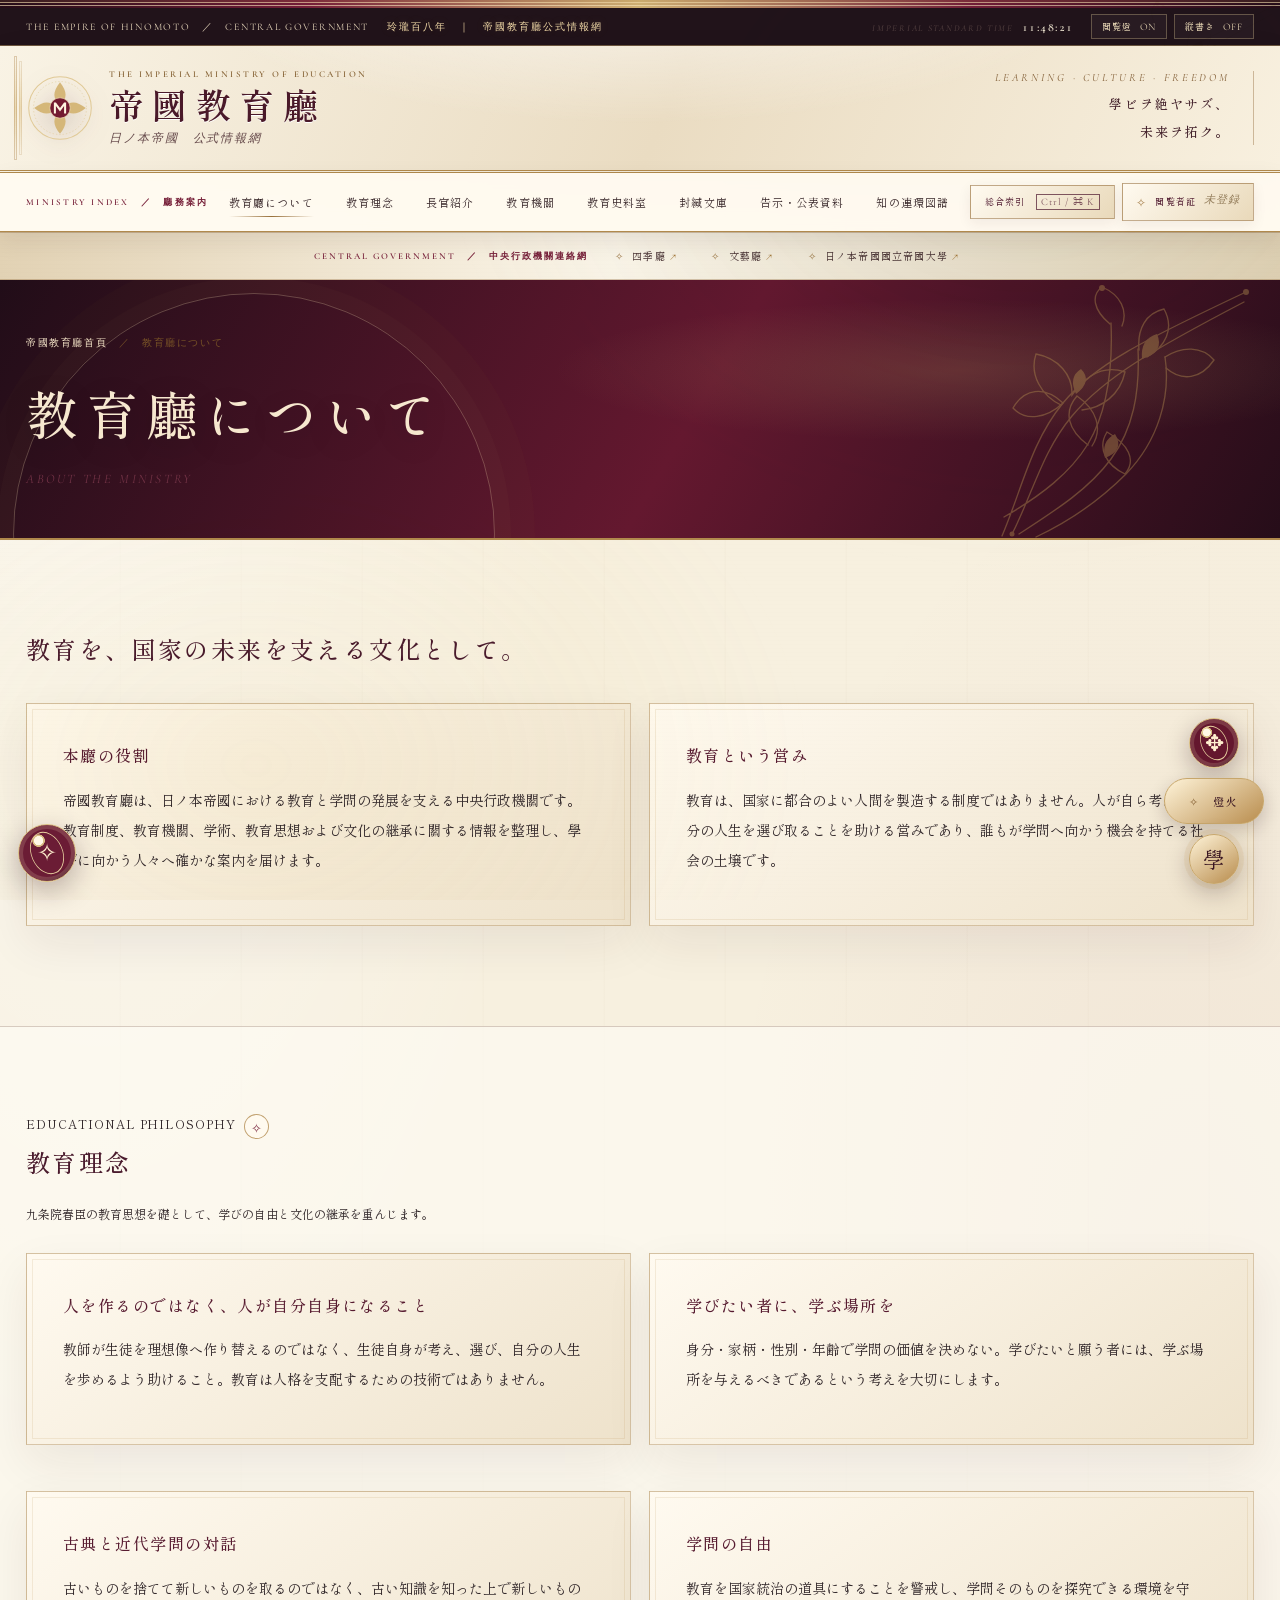
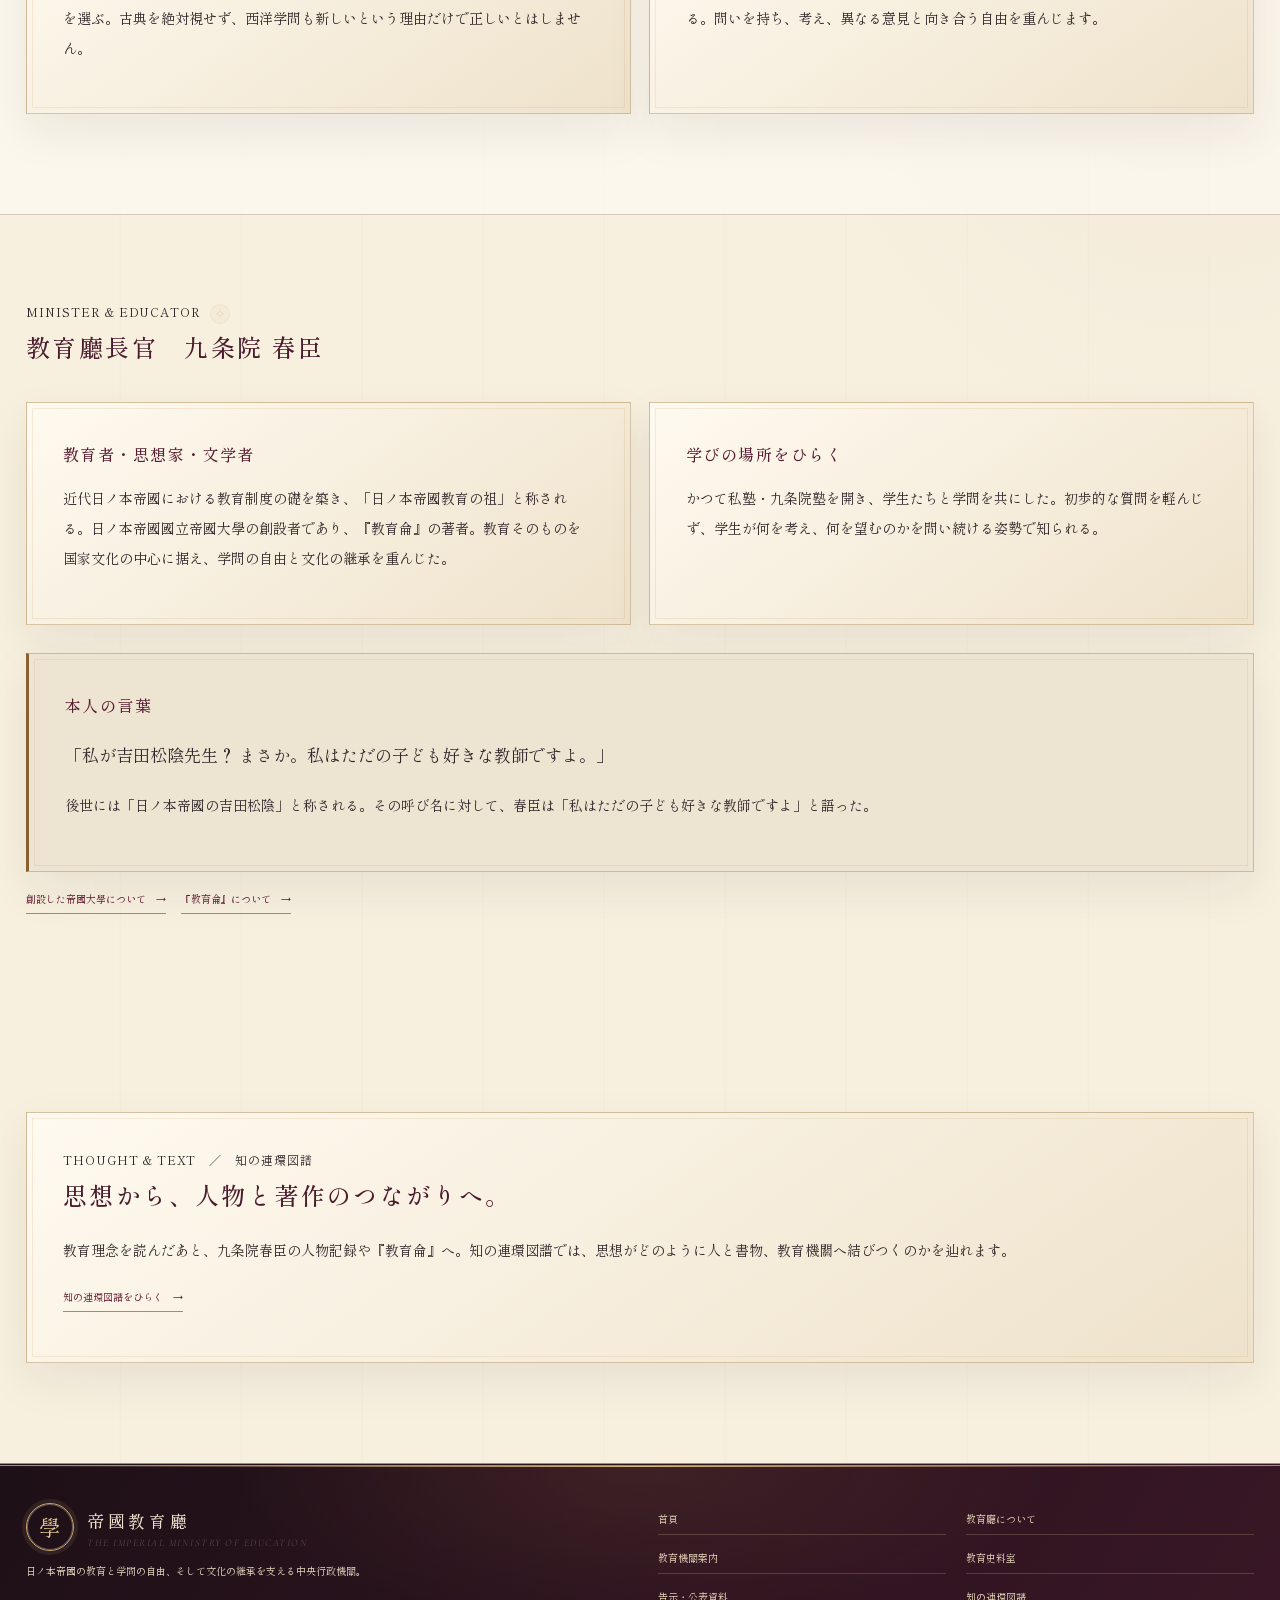
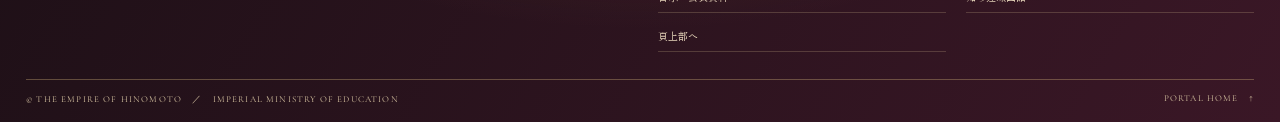
<file: about.html>
<!doctype html>
<html lang="ja"><head>
<meta charset="utf-8"><meta name="viewport" content="width=device-width,initial-scale=1">
<meta name="theme-color" content="#741b31">
<meta name="description" content="日ノ本帝國 帝國教育廳公式情報網 — 教育廳について">
<link rel="canonical" href="https://8fgb66gmt2-stack.github.io/-Ministry-of-Education-of-the-Empire-of-Hinomoto/about.html">
<link rel="preconnect" href="https://fonts.googleapis.com">
<link rel="preconnect" href="https://fonts.gstatic.com" crossorigin>
<link href="https://fonts.googleapis.com/css2?family=Cormorant+Garamond:wght@400;500;600;700&family=Shippori+Mincho:wght@400;500;600;700;800&display=swap" rel="stylesheet">
<link rel="icon" href="favicon.svg" type="image/svg+xml">
<meta property="og:type" content="website">
<meta property="og:site_name" content="日ノ本帝國 帝國教育廳">
<meta property="og:title" content="教育廳について｜帝國教育廳">
<link rel="stylesheet" href="education.css?v=20261120-1">
<link rel="stylesheet" href="education-rococo.css?v=20261105-1">
<link rel="stylesheet" href="education-eidolon.css?v=20261105-4">
<title>教育廳について｜帝國教育廳</title>
<link rel="stylesheet" href="education-imperial.css?v=20261105-5">
<link rel="stylesheet" href="education-renaissance.css?v=20261106-7">
<link rel="stylesheet" href="education-celestial.css?v=20261105-1">
<link rel="stylesheet" href="education-empire.css?v=20261106-12">
<link rel="stylesheet" href="education-ceremony.css?v=20261106-1">
<link rel="stylesheet" href="education-home-layout.css?v=20261106-12">
<link rel="stylesheet" href="education-refinement.css?v=20261106-13">
</head><body>
<a class="skip-link" href="#main">本文へ移動</a><div id="reading-progress" aria-hidden="true"></div><div class="topline" id="top"></div>
<div class="utility"><div class="wrap"><span>THE EMPIRE OF HINOMOTO　／　CENTRAL GOVERNMENT</span><strong>玲瓏百八年　｜　帝國教育廳公式情報網</strong><span class="utility-time" aria-label="帝國標準時刻"><small>IMPERIAL STANDARD TIME</small><time id="imperial-clock">--:--:--</time></span><div class="utility-tools"><button type="button" data-night-toggle aria-pressed="false">閲覧燈 <span>ON</span></button><button type="button" data-vertical-toggle aria-pressed="false">縦書き <span>OFF</span></button></div></div></div>
<header class="masthead"><div class="wrap masthead-inner">
<a class="brand" href="index.html" aria-label="帝國教育廳首頁">
<svg class="brand-mark" viewBox="0 0 100 100" role="img" aria-label="教育廳紋章"><circle cx="50" cy="50" r="46" fill="none" stroke="#e0c996" stroke-width="1.5"/><circle cx="50" cy="50" r="39" fill="none" stroke="#e0c996" stroke-width=".8" stroke-dasharray="2 3"/><path d="M50 12 C39 26 39 36 50 45 C61 36 61 26 50 12Z M50 88 C39 74 39 64 50 55 C61 64 61 74 50 88Z M12 50 C26 39 36 39 45 50 C36 61 26 61 12 50Z M88 50 C74 39 64 39 55 50 C64 61 74 61 88 50Z" fill="#d5b779"/><circle cx="50" cy="50" r="15" fill="#741b31" stroke="#f1dfb7"/><path d="M41 58V42h3l6 8 6-8h3v16h-3V47l-6 8-6-8v11Z" fill="#fff4df"/></svg>
<span class="brand-name"><small>THE IMPERIAL MINISTRY OF EDUCATION</small><strong>帝國教育廳</strong><em>日ノ本帝國　公式情報網</em></span></a>
<div class="masthead-motto"><small>LEARNING · CULTURE · FREEDOM</small><b>學ビヲ絶ヤサズ、<br>未来ヲ拓ク。</b></div>
</div></header>
<nav class="navbar" aria-label="主要導航"><div class="wrap nav-inner"><span class="nav-kicker">MINISTRY INDEX　／　廳務案内</span>
<button class="nav-toggle" type="button" aria-expanded="false" aria-controls="nav-links"><span data-toggle-label>案内をひらく</span><span aria-hidden="true">＋</span></button>
<div class="nav-links" id="nav-links">
<a href="about.html" aria-current="page">教育廳について</a>
<a href="about.html#philosophy">教育理念</a><a href="about.html#director">長官紹介</a>
<a href="institutions.html" >教育機關</a>
<a href="archives.html" >教育史料室</a>
   <a href="sealed-folio.html">封緘文庫</a>
<a href="notices.html" >告示・公表資料</a>
<a href="circuit.html">知の連環図譜</a>
</div></div></nav>
<div class="network"><div class="wrap"><span class="network-label">CENTRAL GOVERNMENT　／　中央行政機關連絡網</span>
<a href="https://8fgb66gmt2-stack.github.io/-web-Shikicho/">四季廳</a>
<a href="https://8fgb66gmt2-stack.github.io/-Bungeicho-offical-web-site-/">文藝廳</a>
<a href="https://8fgb66gmt2-stack.github.io/https-8fgb66gmt2-stack.github.io-nippon-imperial-university-/">日ノ本帝國國立帝國大學</a>
</div></div>
<section class="subhero"><div class="wrap"><div class="breadcrumb"><a href="index.html">帝國教育廳首頁</a>　／　教育廳について</div><h1>教育廳について</h1><div class="kicker" style="font:italic 13px var(--roman);letter-spacing:.2em;color:var(--wine3)">ABOUT THE MINISTRY</div></div></section>
<main id="main">
<section class="subsection" id="about"><div class="wrap">
<h2>教育を、国家の未来を支える文化として。</h2>
<div class="subgrid">
<div class="subpanel"><h3>本廳の役割</h3><p>帝國教育廳は、日ノ本帝國における教育と学問の発展を支える中央行政機關です。教育制度、教育機關、学術、教育思想および文化の継承に關する情報を整理し、學びに向かう人々へ確かな案内を届けます。</p></div>
<div class="subpanel"><h3>教育という営み</h3><p>教育は、国家に都合のよい人間を製造する制度ではありません。人が自ら考え、自分の人生を選び取ることを助ける営みであり、誰もが学問へ向かう機会を持てる社会の土壌です。</p></div>
</div>
</div></section>
<section class="subsection" id="philosophy" style="background:rgba(255,253,246,.58);border-block:1px solid var(--line)"><div class="wrap">
<div class="kicker">EDUCATIONAL PHILOSOPHY</div><h2>教育理念</h2>
<p>九条院春臣の教育思想を礎として、学びの自由と文化の継承を重んじます。</p>
<div class="subgrid">
<div class="subpanel"><h3>人を作るのではなく、人が自分自身になること</h3><p>教師が生徒を理想像へ作り替えるのではなく、生徒自身が考え、選び、自分の人生を歩めるよう助けること。教育は人格を支配するための技術ではありません。</p></div>
<div class="subpanel"><h3>学びたい者に、学ぶ場所を</h3><p>身分・家柄・性別・年齢で学問の価値を決めない。学びたいと願う者には、学ぶ場所を与えるべきであるという考えを大切にします。</p></div>
<div class="subpanel"><h3>古典と近代学問の対話</h3><p>古いものを捨てて新しいものを取るのではなく、古い知識を知った上で新しいものを選ぶ。古典を絶対視せず、西洋学問も新しいという理由だけで正しいとはしません。</p></div>
<div class="subpanel"><h3>学問の自由</h3><p>教育を国家統治の道具にすることを警戒し、学問そのものを探究できる環境を守る。問いを持ち、考え、異なる意見と向き合う自由を重んじます。</p></div>
</div>
</div></section>
<section class="subsection" id="director"><div class="wrap">
<div class="kicker">MINISTER & EDUCATOR</div><h2>教育廳長官　九条院 春臣</h2>
<div class="subgrid">
<div class="subpanel"><h3>教育者・思想家・文学者</h3><p>近代日ノ本帝國における教育制度の礎を築き、「日ノ本帝國教育の祖」と称される。日ノ本帝國國立帝國大學の創設者であり、『教育侖』の著者。教育そのものを国家文化の中心に据え、学問の自由と文化の継承を重んじた。</p></div>
<div class="subpanel"><h3>学びの場所をひらく</h3><p>かつて私塾・九条院塾を開き、学生たちと学問を共にした。初歩的な質問を軽んじず、学生が何を考え、何を望むのかを問い続ける姿勢で知られる。</p></div>
</div>
<div class="subpanel" style="background:#eee4d2;border-left:3px solid var(--gold)"><h3>本人の言葉</h3><p style="font-size:17px;color:var(--wine)">「私が吉田松陰先生？ まさか。私はただの子ども好きな教師ですよ。」</p><p>後世には「日ノ本帝國の吉田松陰」と称される。その呼び名に対して、春臣は「私はただの子ども好きな教師ですよ」と語った。</p></div>
<p><a class="back-link" href="institutions.html">創設した帝國大學について　→</a>　 <a class="back-link" href="archives.html#education-theory">『教育侖』について　→</a></p>
</div></section><section class="subsection circuit-bridge" aria-labelledby="circuit-bridge-title"><div class="wrap"><div class="subpanel"><div class="kicker">THOUGHT & TEXT　／　知の連環図譜</div><h2 id="circuit-bridge-title">思想から、人物と著作のつながりへ。</h2><p>教育理念を読んだあと、九条院春臣の人物記録や『教育侖』へ。知の連環図譜では、思想がどのように人と書物、教育機關へ結びつくのかを辿れます。</p><p><a class="back-link" href="circuit.html">知の連環図譜をひらく　→</a></p></div></div></section>
</main>
<footer class="footer"><div class="wrap footer-main"><div><div class="footer-brand"><span class="seal">學</span><span><strong>帝國教育廳</strong><small>THE IMPERIAL MINISTRY OF EDUCATION</small></span></div><p>日ノ本帝國の教育と学問の自由、そして文化の継承を支える中央行政機關。</p></div><div class="footer-links"><a href="index.html">首頁</a><a href="about.html">教育廳について</a><a href="institutions.html">教育機關案内</a><a href="archives.html">教育史料室</a><a href="notices.html">告示・公表資料</a><a href="circuit.html">知の連環図譜</a><a href="#top">頁上部へ</a></div></div><div class="wrap footer-bottom"><span>© THE EMPIRE OF HINOMOTO　／　IMPERIAL MINISTRY OF EDUCATION</span><a href="index.html">PORTAL HOME　↑</a></div></footer>
<script src="education.js?v=20261120-1" defer></script>
<script src="education-imperial.js?v=20261105-2" defer></script><script src="education-renaissance.js?v=20261107-1" defer></script>
<script src="education-celestial.js?v=20261105-1" defer></script>
<script src="education-empire.js?v=20261120-1" defer></script>
<script src="education-ceremony.js?v=20261106-1" defer></script>
<script src="education-lantern.js?v=20261107-1" defer></script>
</body></html>
</file>
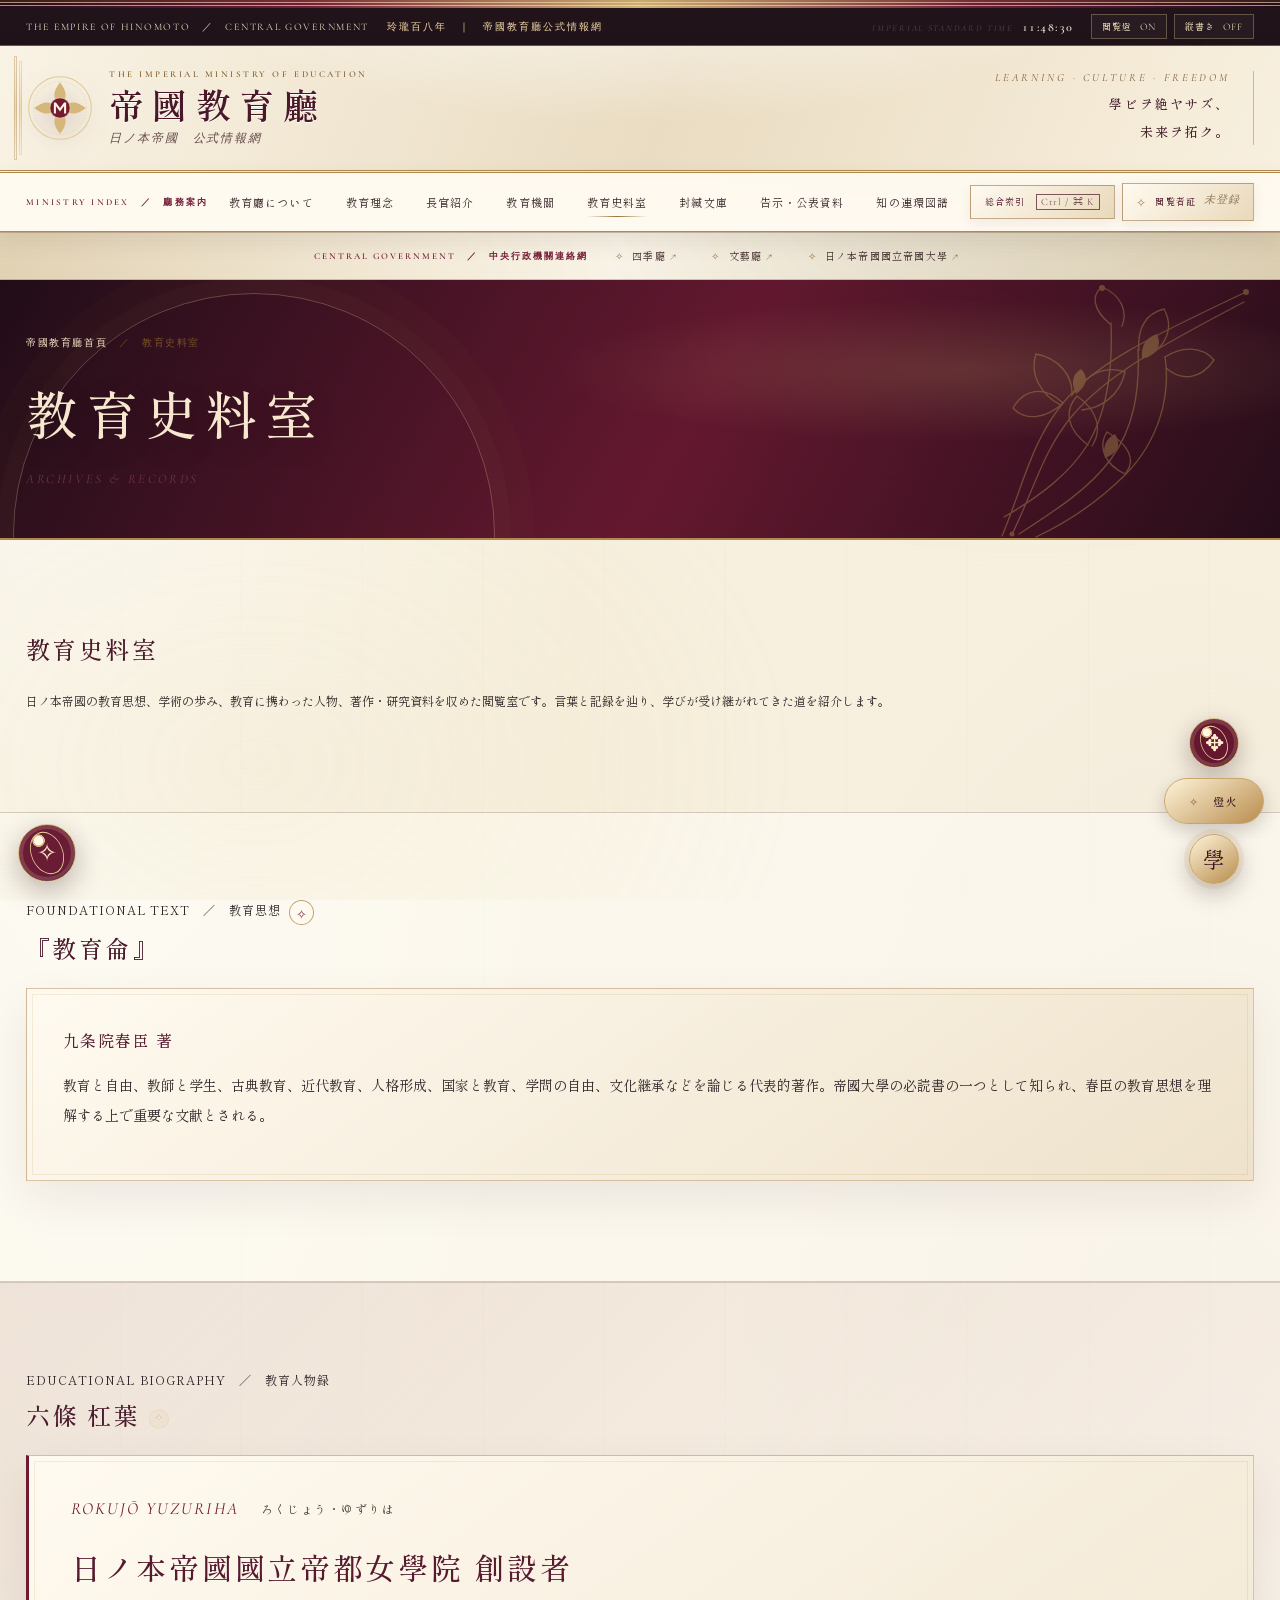
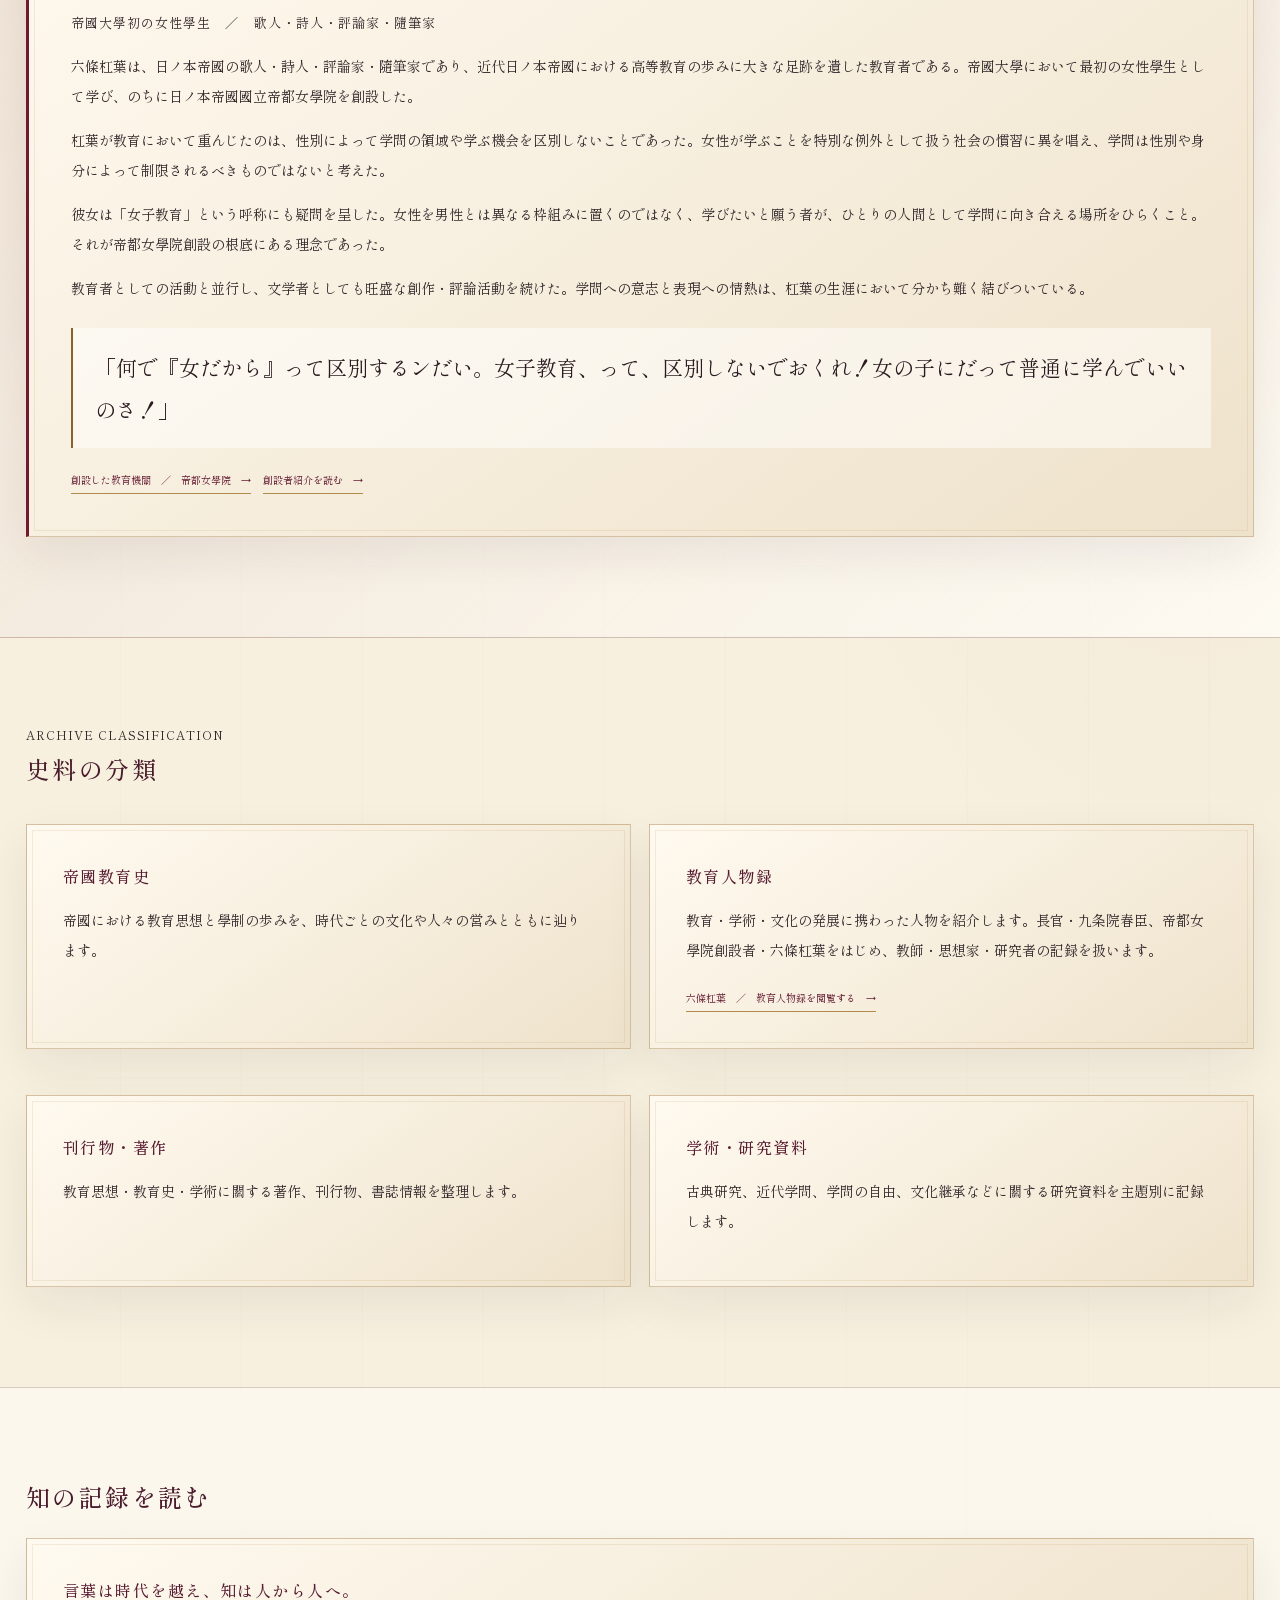
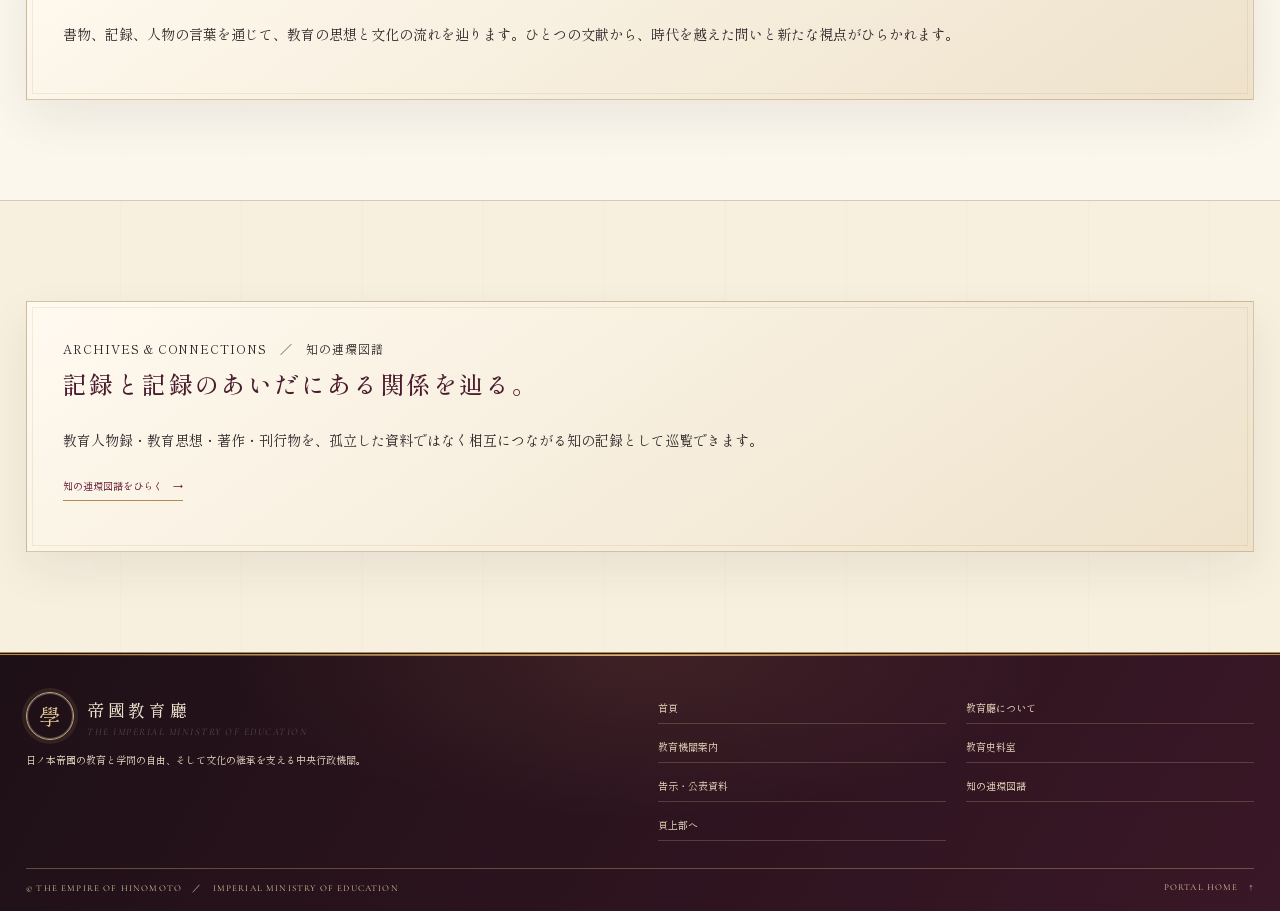
<file: archives.html>
<!doctype html>
<html lang="ja"><head>
<meta charset="utf-8"><meta name="viewport" content="width=device-width,initial-scale=1">
<meta name="theme-color" content="#741b31">
<meta name="description" content="日ノ本帝國 帝國教育廳公式情報網 — 教育史料室">
<link rel="canonical" href="https://8fgb66gmt2-stack.github.io/-Ministry-of-Education-of-the-Empire-of-Hinomoto/archives.html">
<link rel="preconnect" href="https://fonts.googleapis.com">
<link rel="preconnect" href="https://fonts.gstatic.com" crossorigin>
<link href="https://fonts.googleapis.com/css2?family=Cormorant+Garamond:wght@400;500;600;700&family=Shippori+Mincho:wght@400;500;600;700;800&display=swap" rel="stylesheet">
<link rel="icon" href="favicon.svg" type="image/svg+xml">
<meta property="og:type" content="website">
<meta property="og:site_name" content="日ノ本帝國 帝國教育廳">
<meta property="og:title" content="教育史料室｜帝國教育廳">
<link rel="stylesheet" href="education.css?v=20261120-1">
<link rel="stylesheet" href="education-rococo.css?v=20261105-1">
<link rel="stylesheet" href="education-eidolon.css?v=20261105-4">
<title>教育史料室｜帝國教育廳</title>
<link rel="stylesheet" href="education-imperial.css?v=20261105-5">
<link rel="stylesheet" href="education-renaissance.css?v=20261106-7">
<link rel="stylesheet" href="education-celestial.css?v=20261105-1">
<link rel="stylesheet" href="education-empire.css?v=20261106-12">
<link rel="stylesheet" href="education-ceremony.css?v=20261106-1">
<link rel="stylesheet" href="education-home-layout.css?v=20261106-12">
<link rel="stylesheet" href="education-refinement.css?v=20261106-13">
</head><body>
<a class="skip-link" href="#main">本文へ移動</a><div id="reading-progress" aria-hidden="true"></div><div class="topline" id="top"></div>
<div class="utility"><div class="wrap"><span>THE EMPIRE OF HINOMOTO　／　CENTRAL GOVERNMENT</span><strong>玲瓏百八年　｜　帝國教育廳公式情報網</strong><span class="utility-time" aria-label="帝國標準時刻"><small>IMPERIAL STANDARD TIME</small><time id="imperial-clock">--:--:--</time></span><div class="utility-tools"><button type="button" data-night-toggle aria-pressed="false">閲覧燈 <span>ON</span></button><button type="button" data-vertical-toggle aria-pressed="false">縦書き <span>OFF</span></button></div></div></div>
<header class="masthead"><div class="wrap masthead-inner">
<a class="brand" href="index.html" aria-label="帝國教育廳首頁">
<svg class="brand-mark" viewBox="0 0 100 100" role="img" aria-label="教育廳紋章"><circle cx="50" cy="50" r="46" fill="none" stroke="#e0c996" stroke-width="1.5"/><circle cx="50" cy="50" r="39" fill="none" stroke="#e0c996" stroke-width=".8" stroke-dasharray="2 3"/><path d="M50 12 C39 26 39 36 50 45 C61 36 61 26 50 12Z M50 88 C39 74 39 64 50 55 C61 64 61 74 50 88Z M12 50 C26 39 36 39 45 50 C36 61 26 61 12 50Z M88 50 C74 39 64 39 55 50 C64 61 74 61 88 50Z" fill="#d5b779"/><circle cx="50" cy="50" r="15" fill="#741b31" stroke="#f1dfb7"/><path d="M41 58V42h3l6 8 6-8h3v16h-3V47l-6 8-6-8v11Z" fill="#fff4df"/></svg>
<span class="brand-name"><small>THE IMPERIAL MINISTRY OF EDUCATION</small><strong>帝國教育廳</strong><em>日ノ本帝國　公式情報網</em></span></a>
<div class="masthead-motto"><small>LEARNING · CULTURE · FREEDOM</small><b>學ビヲ絶ヤサズ、<br>未来ヲ拓ク。</b></div>
</div></header>
<nav class="navbar" aria-label="主要導航"><div class="wrap nav-inner"><span class="nav-kicker">MINISTRY INDEX　／　廳務案内</span>
<button class="nav-toggle" type="button" aria-expanded="false" aria-controls="nav-links"><span data-toggle-label>案内をひらく</span><span aria-hidden="true">＋</span></button>
<div class="nav-links" id="nav-links">
<a href="about.html" >教育廳について</a>
<a href="about.html#philosophy">教育理念</a><a href="about.html#director">長官紹介</a>
<a href="institutions.html" >教育機關</a>
<a href="archives.html" aria-current="page">教育史料室</a>
   <a href="sealed-folio.html">封緘文庫</a>
<a href="notices.html" >告示・公表資料</a>
<a href="circuit.html">知の連環図譜</a>
</div></div></nav>
<div class="network"><div class="wrap"><span class="network-label">CENTRAL GOVERNMENT　／　中央行政機關連絡網</span>
<a href="https://8fgb66gmt2-stack.github.io/-web-Shikicho/">四季廳</a>
<a href="https://8fgb66gmt2-stack.github.io/-Bungeicho-offical-web-site-/">文藝廳</a>
<a href="https://8fgb66gmt2-stack.github.io/https-8fgb66gmt2-stack.github.io-nippon-imperial-university-/">日ノ本帝國國立帝國大學</a>
</div></div>
<section class="subhero"><div class="wrap"><div class="breadcrumb"><a href="index.html">帝國教育廳首頁</a>　／　教育史料室</div><h1>教育史料室</h1><div class="kicker" style="font:italic 13px var(--roman);letter-spacing:.2em;color:var(--wine3)">ARCHIVES & RECORDS</div></div></section>
<main id="main">
<section class="subsection"><div class="wrap"><h2>教育史料室</h2><p>日ノ本帝國の教育思想、学術の歩み、教育に携わった人物、著作・研究資料を収めた閲覧室です。言葉と記録を辿り、学びが受け継がれてきた道を紹介します。</p></div></section>
<section class="subsection" id="education-theory" style="background:rgba(255,253,246,.58);border-block:1px solid var(--line)"><div class="wrap">
<div class="kicker">FOUNDATIONAL TEXT　／　教育思想</div><h2>『教育侖』</h2>
<div class="subpanel"><h3>九条院春臣 著</h3><p>教育と自由、教師と学生、古典教育、近代教育、人格形成、国家と教育、学問の自由、文化継承などを論じる代表的著作。帝國大學の必読書の一つとして知られ、春臣の教育思想を理解する上で重要な文献とされる。</p></div>
</div></section>
<section class="subsection" id="sixjo-yuzuriha" style="background:linear-gradient(135deg,rgba(116,27,49,.075),rgba(255,253,246,.82));border-block:1px solid var(--line)">
<div class="wrap">
<div class="kicker">EDUCATIONAL BIOGRAPHY　／　教育人物録</div>
<h2>六條 杠葉</h2>
<div class="subpanel" style="border-left:3px solid var(--wine);padding:clamp(22px,4vw,42px)">
<div style="display:flex;flex-wrap:wrap;gap:10px 22px;align-items:baseline;margin-bottom:18px">
<span style="font:italic 17px var(--roman);letter-spacing:.12em;color:var(--wine)">ROKUJŌ YUZURIHA</span>
<span style="font-size:12px;letter-spacing:.12em;color:var(--muted)">ろくじょう・ゆずりは</span>
</div>
<h3 style="font-size:clamp(21px,3vw,30px);margin-bottom:8px">日ノ本帝國國立帝都女學院 創設者</h3>
<p style="color:var(--wine);font-size:13px;letter-spacing:.08em">帝國大學初の女性學生　／　歌人・詩人・評論家・隨筆家</p>
<p>六條杠葉は、日ノ本帝國の歌人・詩人・評論家・隨筆家であり、近代日ノ本帝國における高等教育の歩みに大きな足跡を遺した教育者である。帝國大學において最初の女性學生として学び、のちに日ノ本帝國國立帝都女學院を創設した。</p>
<p>杠葉が教育において重んじたのは、性別によって学問の領域や学ぶ機会を区別しないことであった。女性が学ぶことを特別な例外として扱う社会の慣習に異を唱え、学問は性別や身分によって制限されるべきものではないと考えた。</p>
<p>彼女は「女子教育」という呼称にも疑問を呈した。女性を男性とは異なる枠組みに置くのではなく、学びたいと願う者が、ひとりの人間として学問に向き合える場所をひらくこと。それが帝都女學院創設の根底にある理念であった。</p>
<p>教育者としての活動と並行し、文学者としても旺盛な創作・評論活動を続けた。学問への意志と表現への情熱は、杠葉の生涯において分かち難く結びついている。</p>
<blockquote style="margin:24px 0 18px;padding:18px 22px;border-left:2px solid var(--gold);background:rgba(255,255,255,.48);font-size:clamp(17px,2vw,21px);line-height:2">「何で『女だから』って区別するンだい。女子教育、って、区別しないでおくれ！女の子にだって普通に学んでいいのさ！」</blockquote>
<div style="display:flex;flex-wrap:wrap;gap:12px;margin-top:22px"><a class="back-link" href="institutions.html#academy">創設した教育機關　／　帝都女學院　→</a><a class="back-link" href="institutions.html#academy-founder">創設者紹介を読む　→</a></div>
</div>
</div></section>
<section class="subsection" id="history"><div class="wrap"><div class="kicker">ARCHIVE CLASSIFICATION</div><h2>史料の分類</h2>
<div class="subgrid">
<div class="subpanel"><h3>帝國教育史</h3><p>帝國における教育思想と學制の歩みを、時代ごとの文化や人々の営みとともに辿ります。</p></div>
<div class="subpanel" id="persons"><h3>教育人物録</h3><p>教育・学術・文化の発展に携わった人物を紹介します。長官・九条院春臣、帝都女學院創設者・六條杠葉をはじめ、教師・思想家・研究者の記録を扱います。</p><a class="back-link" href="#sixjo-yuzuriha">六條杠葉　／　教育人物録を閲覧する　→</a></div>
<div class="subpanel" id="publications"><h3>刊行物・著作</h3><p>教育思想・教育史・学術に關する著作、刊行物、書誌情報を整理します。</p></div>
<div class="subpanel"><h3>学術・研究資料</h3><p>古典研究、近代学問、学問の自由、文化継承などに關する研究資料を主題別に記録します。</p></div>
</div></div></section>
<section class="subsection" style="background:rgba(255,253,246,.58);border-block:1px solid var(--line)"><div class="wrap"><h2>知の記録を読む</h2><div class="subpanel"><h3>言葉は時代を越え、知は人から人へ。</h3><p>書物、記録、人物の言葉を通じて、教育の思想と文化の流れを辿ります。ひとつの文献から、時代を越えた問いと新たな視点がひらかれます。</p></div></div></section><section class="subsection circuit-bridge" aria-labelledby="circuit-bridge-title"><div class="wrap"><div class="subpanel"><div class="kicker">ARCHIVES & CONNECTIONS　／　知の連環図譜</div><h2 id="circuit-bridge-title">記録と記録のあいだにある関係を辿る。</h2><p>教育人物録・教育思想・著作・刊行物を、孤立した資料ではなく相互につながる知の記録として巡覧できます。</p><p><a class="back-link" href="circuit.html">知の連環図譜をひらく　→</a></p></div></div></section>
</main>
<footer class="footer"><div class="wrap footer-main"><div><div class="footer-brand"><span class="seal">學</span><span><strong>帝國教育廳</strong><small>THE IMPERIAL MINISTRY OF EDUCATION</small></span></div><p>日ノ本帝國の教育と学問の自由、そして文化の継承を支える中央行政機關。</p></div><div class="footer-links"><a href="index.html">首頁</a><a href="about.html">教育廳について</a><a href="institutions.html">教育機關案内</a><a href="archives.html">教育史料室</a><a href="notices.html">告示・公表資料</a><a href="circuit.html">知の連環図譜</a><a href="#top">頁上部へ</a></div></div><div class="wrap footer-bottom"><span>© THE EMPIRE OF HINOMOTO　／　IMPERIAL MINISTRY OF EDUCATION</span><a href="index.html">PORTAL HOME　↑</a></div></footer>
<script src="education.js?v=20261120-1" defer></script>
<script src="education-imperial.js?v=20261105-2" defer></script><script src="education-renaissance.js?v=20261107-1" defer></script>
<script src="education-celestial.js?v=20261105-1" defer></script>
<script src="education-empire.js?v=20261120-1" defer></script>
<script src="education-ceremony.js?v=20261106-1" defer></script>
<script src="education-lantern.js?v=20261107-1" defer></script>
</body></html>
</file>
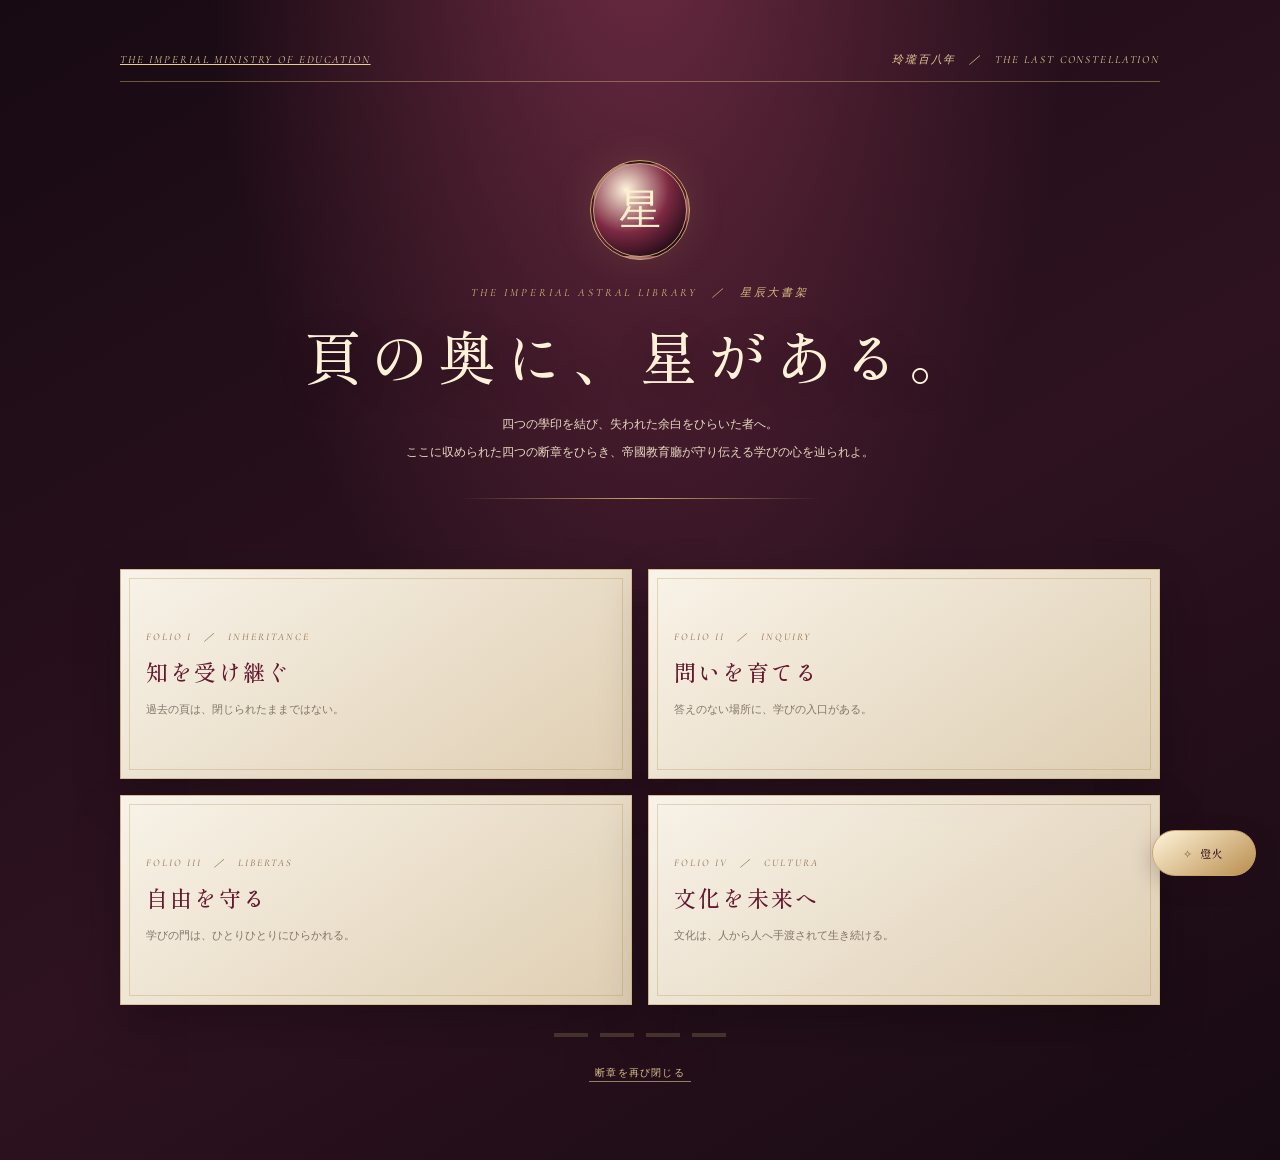
<file: astral-vault.html>
<!doctype html>
<html lang="ja">
<head>
<meta charset="utf-8">
<meta name="viewport" content="width=device-width,initial-scale=1">
<meta name="theme-color" content="#2b101b">
<meta name="description" content="帝國教育廳・星辰大書架。頁の奥に収められた四つの思想を辿る。">
<link rel="preconnect" href="https://fonts.googleapis.com">
<link rel="preconnect" href="https://fonts.gstatic.com" crossorigin>
<link href="https://fonts.googleapis.com/css2?family=Cormorant+Garamond:wght@400;500;600;700&family=Shippori+Mincho:wght@400;500;600;700;800&display=swap" rel="stylesheet">
<link rel="stylesheet" href="education-ceremony.css?v=20261106-1">
<title>星辰大書架｜帝國教育廳</title>
</head>
<body class="vault-body">
<main class="vault-shell">
 <div class="vault-top"><a href="index.html">THE IMPERIAL MINISTRY OF EDUCATION</a><span>玲瓏百八年　／　THE LAST CONSTELLATION</span></div>
 <header class="vault-hero">
  <div class="vault-seal">星</div>
  <small>THE IMPERIAL ASTRAL LIBRARY　／　星辰大書架</small>
  <h1>頁の奥に、星がある。</h1>
  <p>四つの學印を結び、失われた余白をひらいた者へ。<br>ここに収められた四つの断章をひらき、帝國教育廳が守り伝える学びの心を辿られよ。</p>
  <div class="vault-rule"></div>
 </header>
 <section aria-label="四つの思想断章">
  <div class="vault-grid">
   <button class="vault-fragment" type="button" data-vault-fragment="inheritance" aria-expanded="false">
    <small>FOLIO I　／　INHERITANCE</small><strong>知を受け継ぐ</strong>
    <p>過去の頁は、閉じられたままではない。</p>
    <div class="vault-copy"><p>古典を絶対視せず、ただ捨て去りもしない。先人の言葉を読み直し、その時代と今日を照らし合わせることで、受け継いだ知は新しい意味を得る。</p></div>
   </button>
   <button class="vault-fragment" type="button" data-vault-fragment="inquiry" aria-expanded="false">
    <small>FOLIO II　／　INQUIRY</small><strong>問いを育てる</strong>
    <p>答えのない場所に、学びの入口がある。</p>
    <div class="vault-copy"><p>分からないことを恥じず、問いを持つことを恐れない。知識を受け取るだけでなく、自ら考え、確かめ、自分の言葉で世界を読み解く。</p></div>
   </button>
   <button class="vault-fragment" type="button" data-vault-fragment="liberty" aria-expanded="false">
    <small>FOLIO III　／　LIBERTAS</small><strong>自由を守る</strong>
    <p>学びの門は、ひとりひとりにひらかれる。</p>
    <div class="vault-copy"><p>身分や家柄、性別や年齢によって学問に向かう意志を妨げない。教師が答えを押しつけず、学ぶ者が自分自身になるための余白を守る。</p></div>
   </button>
   <button class="vault-fragment" type="button" data-vault-fragment="culture" aria-expanded="false">
    <small>FOLIO IV　／　CULTURA</small><strong>文化を未来へ</strong>
    <p>文化は、人から人へ手渡されて生き続ける。</p>
    <div class="vault-copy"><p>学問と藝術、言葉と思想を結び、今日の学びを次代へ渡す。文化は飾りではなく、人々が考え、選び、共に生きた証として未来を照らす。</p></div>
   </button>
  </div>
  <div class="vault-progress" id="vault-progress" aria-label="四つの断章の閲覧状況"><i></i><i></i><i></i><i></i></div>
  <section class="vault-final" id="vault-final">
   <small>THE LAST STAR　／　最後の星</small>
   <h2>學ビヲ絶ヤサズ、未来ヲ拓ク。</h2>
   <p>受け継いだ知を読み直し、問いを立て、自由を守り、文化を未来へ手渡す。<br>その営みを絶やさぬかぎり、學びの星はいつまでも輝き続ける。</p>
   <p>これにて星辰大書架の全頁はひらかれた。<br>けれど、次に記される一頁は、まだ誰のものでもない。</p>
   <a href="index.html#top">帝國教育廳首頁へ帰還する　✧</a>
  </section>
  <button type="button" class="vault-reset" id="vault-reset">断章を再び閉じる</button>
 </section>
</main>
<script src="education-ceremony.js?v=20261106-1" defer></script>
<script src="education-lantern.js?v=20261107-1" defer></script>
</body>
</html>
</file>
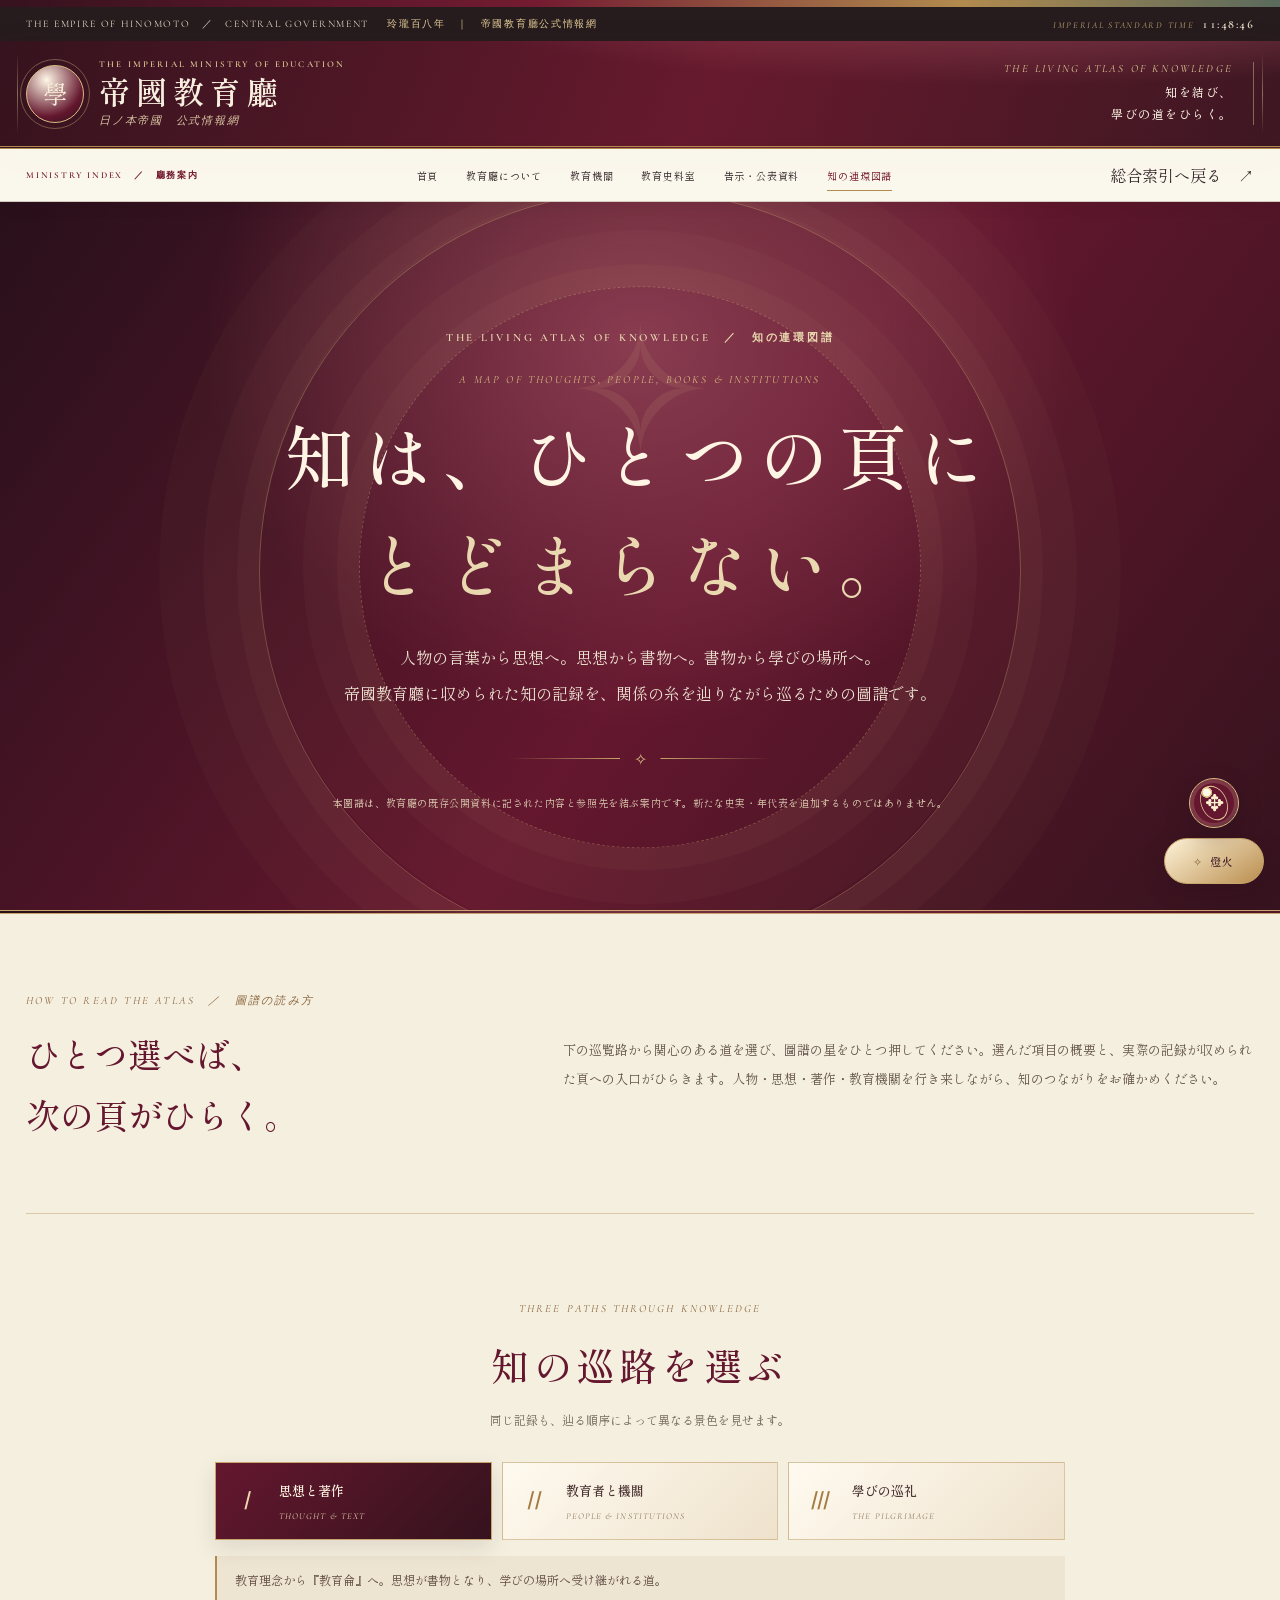
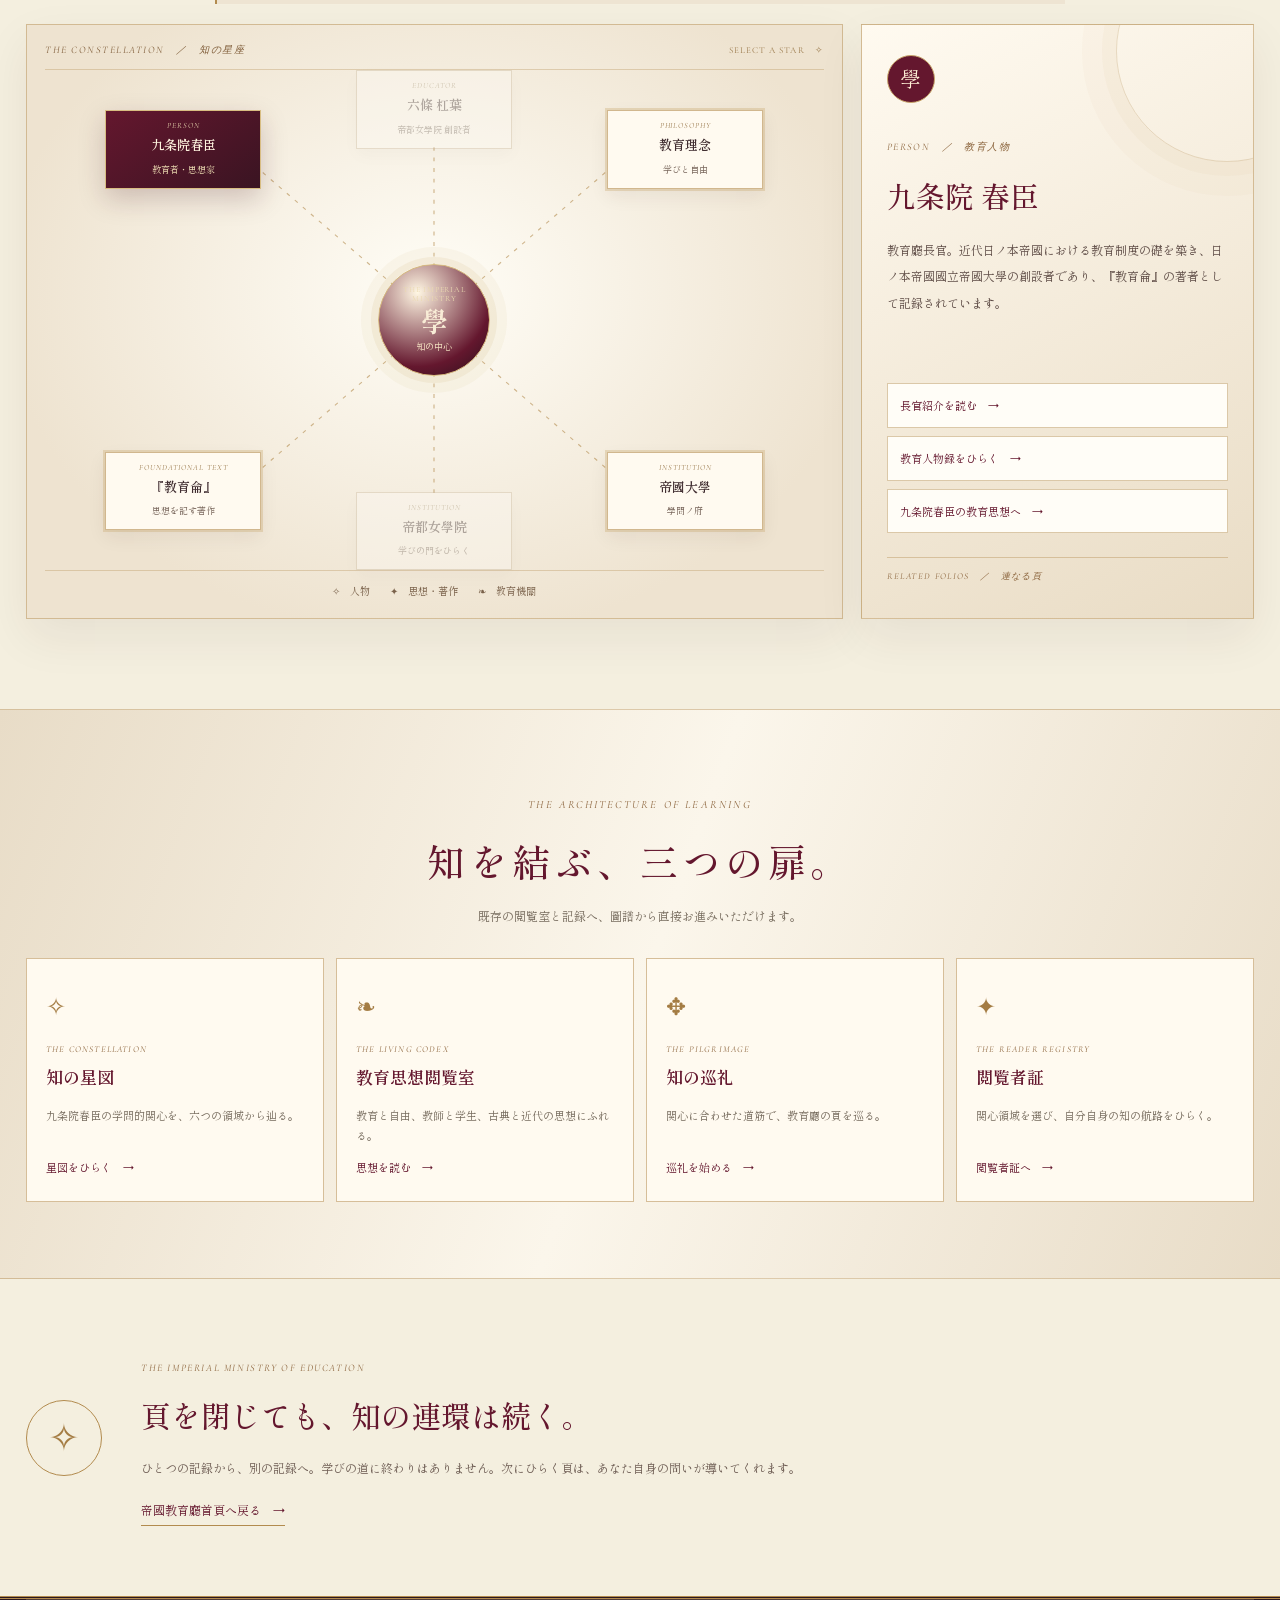
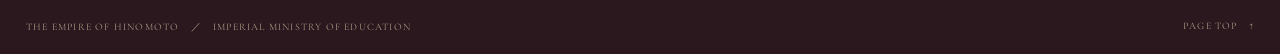
<file: circuit.html>
<!doctype html>
<html lang="ja">
<head>
<meta charset="utf-8">
<meta name="viewport" content="width=device-width,initial-scale=1">
<meta name="theme-color" content="#64172e">
<meta name="description" content="日ノ本帝國教育廳・知の連環図譜。教育思想、人物、著作、教育機關のつながりを辿る。">
<link rel="canonical" href="https://8fgb66gmt2-stack.github.io/-Ministry-of-Education-of-the-Empire-of-Hinomoto/circuit.html">
<link rel="preconnect" href="https://fonts.googleapis.com">
<link rel="preconnect" href="https://fonts.gstatic.com" crossorigin>
<link href="https://fonts.googleapis.com/css2?family=Cormorant+Garamond:wght@400;500;600;700&family=Shippori+Mincho:wght@400;500;600;700;800&display=swap" rel="stylesheet">
<link rel="stylesheet" href="education.css?v=20261105-5">
<link rel="stylesheet" href="education-empire.css?v=20261106-12">
<link rel="stylesheet" href="education-refinement.css?v=20261106-13">
<link rel="stylesheet" href="education-circuit.css?v=20261106-1">
<title>知の連環図譜｜帝國教育廳</title>
</head>
<body class="circuit-body">
<a class="skip-link" href="#main">本文へ移動</a>
<div class="topline"></div>
<div class="utility"><div class="wrap"><span>THE EMPIRE OF HINOMOTO　／　CENTRAL GOVERNMENT</span><strong>玲瓏百八年　｜　帝國教育廳公式情報網</strong><span class="utility-time"><small>IMPERIAL STANDARD TIME</small><time id="imperial-clock">--:--:--</time></span></div></div>
<header class="masthead"><div class="wrap masthead-inner">
<a class="brand" href="index.html" aria-label="帝國教育廳首頁"><span class="circuit-brand-seal">學</span><span class="brand-name"><small>THE IMPERIAL MINISTRY OF EDUCATION</small><strong>帝國教育廳</strong><em>日ノ本帝國　公式情報網</em></span></a>
<div class="masthead-motto"><small>THE LIVING ATLAS OF KNOWLEDGE</small><b>知を結び、<br>學びの道をひらく。</b></div>
</div></header>
<nav class="navbar" aria-label="主要導航"><div class="wrap nav-inner">
<span class="nav-kicker">MINISTRY INDEX　／　廳務案内</span>
<button class="nav-toggle" type="button" aria-expanded="false" aria-controls="circuit-nav"><span>案内をひらく</span><span aria-hidden="true">＋</span></button>
<div class="nav-links" id="circuit-nav">
<a href="index.html">首頁</a><a href="about.html">教育廳について</a><a href="institutions.html">教育機關</a><a href="archives.html">教育史料室</a><a href="notices.html">告示・公表資料</a><a href="circuit.html" aria-current="page">知の連環図譜</a>
</div><div class="grand-utility"><a class="nav-index" href="index.html#search">総合索引へ戻る　↗</a></div>
</div></nav>
<main id="main">
<section class="circuit-hero">
<div class="circuit-hero-ornament" aria-hidden="true">✧</div>
<div class="wrap circuit-hero-inner">
<div class="circuit-kicker">THE LIVING ATLAS OF KNOWLEDGE　／　知の連環図譜</div>
<p class="circuit-overline">A MAP OF THOUGHTS, PEOPLE, BOOKS & INSTITUTIONS</p>
<h1>知は、ひとつの頁に<br><span>とどまらない。</span></h1>
<p class="circuit-lede">人物の言葉から思想へ。思想から書物へ。書物から學びの場所へ。<br>帝國教育廳に収められた知の記録を、関係の糸を辿りながら巡るための圖譜です。</p>
<div class="circuit-hero-rule"><span>✧</span></div>
<p class="circuit-note">本圖譜は、教育廳の既存公開資料に記された内容と参照先を結ぶ案内です。新たな史実・年代表を追加するものではありません。</p>
</div>
</section>
<section class="circuit-intro wrap">
<div><small>HOW TO READ THE ATLAS　／　圖譜の読み方</small><h2>ひとつ選べば、<br>次の頁がひらく。</h2></div>
<p>下の巡覧路から関心のある道を選び、圖譜の星をひとつ押してください。選んだ項目の概要と、実際の記録が収められた頁への入口がひらきます。人物・思想・著作・教育機關を行き来しながら、知のつながりをお確かめください。</p>
</section>
<section class="circuit-explorer wrap" aria-labelledby="route-heading">
<div class="circuit-section-heading"><small>THREE PATHS THROUGH KNOWLEDGE</small><h2 id="route-heading">知の巡路を選ぶ</h2><p>同じ記録も、辿る順序によって異なる景色を見せます。</p></div>
<div class="circuit-route-tabs" role="group" aria-label="知の巡路">
<button type="button" data-circuit-route="thought" aria-pressed="true"><span>Ⅰ</span><strong>思想と著作</strong><small>THOUGHT & TEXT</small></button>
<button type="button" data-circuit-route="educators" aria-pressed="false"><span>Ⅱ</span><strong>教育者と機關</strong><small>PEOPLE & INSTITUTIONS</small></button>
<button type="button" data-circuit-route="learning" aria-pressed="false"><span>Ⅲ</span><strong>學びの巡礼</strong><small>THE PILGRIMAGE</small></button>
</div>
<div class="circuit-route-caption" id="circuit-route-caption" aria-live="polite">教育理念から『教育侖』へ。思想が書物となり、学びの場所へ受け継がれる道。</div>
<div class="circuit-stage">
<div class="circuit-map-panel">
<div class="circuit-map-heading"><small>THE CONSTELLATION　／　知の星座</small><span>SELECT A STAR　✧</span></div>
<div class="circuit-map" id="circuit-map" aria-label="教育思想・人物・著作・教育機關の関係圖">
<svg class="circuit-lines" viewBox="0 0 700 520" role="img" aria-label="中央の教育思想から人物、著作、教育機關へ伸びる連環を示す線"><path d="M350 260 L170 105 M350 260 L530 105 M350 260 L170 415 M350 260 L530 415 M350 260 L350 75 M350 260 L350 445" /></svg>
<div class="circuit-map-core"><span>THE IMPERIAL<br>MINISTRY</span><strong>學</strong><small>知の中心</small></div>
<button class="circuit-node node-haruomi" type="button" data-circuit-node="haruomi" aria-pressed="true"><small>PERSON</small><strong>九条院春臣</strong><span>教育者・思想家</span></button>
<button class="circuit-node node-philosophy" type="button" data-circuit-node="philosophy" aria-pressed="false"><small>PHILOSOPHY</small><strong>教育理念</strong><span>学びと自由</span></button>
<button class="circuit-node node-book" type="button" data-circuit-node="book" aria-pressed="false"><small>FOUNDATIONAL TEXT</small><strong>『教育侖』</strong><span>思想を記す著作</span></button>
<button class="circuit-node node-university" type="button" data-circuit-node="university" aria-pressed="false"><small>INSTITUTION</small><strong>帝國大學</strong><span>學問ノ府</span></button>
<button class="circuit-node node-yuzuriha" type="button" data-circuit-node="yuzuriha" aria-pressed="false"><small>EDUCATOR</small><strong>六條 杠葉</strong><span>帝都女學院 創設者</span></button>
<button class="circuit-node node-academy" type="button" data-circuit-node="academy" aria-pressed="false"><small>INSTITUTION</small><strong>帝都女學院</strong><span>学びの門をひらく</span></button>
</div>
<div class="circuit-map-foot"><span>✧　人物</span><span>✦　思想・著作</span><span>❧　教育機關</span></div>
</div>
<aside class="circuit-detail" aria-live="polite" aria-labelledby="circuit-detail-title">
<div class="circuit-detail-seal" aria-hidden="true">學</div>
<small id="circuit-detail-type">PERSON　／　教育人物</small>
<h3 id="circuit-detail-title">九条院 春臣</h3>
<p id="circuit-detail-copy">教育廳長官。近代日ノ本帝國における教育制度の礎を築き、日ノ本帝國國立帝國大學の創設者であり、『教育侖』の著者として記録されています。</p>
<div class="circuit-detail-links" id="circuit-detail-links"><a href="about.html#director">人物記録を読む　→</a><a href="archives.html#persons">教育人物録をひらく　→</a></div>
<div class="circuit-detail-foot">RELATED FOLIOS　／　連なる頁</div>
</aside>
</div>
</section>
<section class="circuit-collection">
<div class="wrap">
<div class="circuit-section-heading"><small>THE ARCHITECTURE OF LEARNING</small><h2>知を結ぶ、三つの扉。</h2><p>既存の閲覧室と記録へ、圖譜から直接お進みいただけます。</p></div>
<div class="circuit-door-grid">
<a class="circuit-door" href="index.html#atlas"><span>✧</span><small>THE CONSTELLATION</small><strong>知の星図</strong><p>九条院春臣の学問的関心を、六つの領域から辿る。</p><em>星図をひらく　→</em></a>
<a class="circuit-door" href="index.html#codex"><span>❧</span><small>THE LIVING CODEX</small><strong>教育思想閲覧室</strong><p>教育と自由、教師と学生、古典と近代の思想にふれる。</p><em>思想を読む　→</em></a>
<a class="circuit-door" href="index.html#pilgrimage"><span>✥</span><small>THE PILGRIMAGE</small><strong>知の巡礼</strong><p>関心に合わせた道筋で、教育廳の頁を巡る。</p><em>巡礼を始める　→</em></a>
<a class="circuit-door" href="index.html#reader-registry"><span>✦</span><small>THE READER REGISTRY</small><strong>閲覧者証</strong><p>関心領域を選び、自分自身の知の航路をひらく。</p><em>閲覧者証へ　→</em></a>
</div>
</div>
</section>
<section class="circuit-colophon wrap">
<div class="circuit-colophon-mark">✧</div><div><small>THE IMPERIAL MINISTRY OF EDUCATION</small><h2>頁を閉じても、知の連環は続く。</h2><p>ひとつの記録から、別の記録へ。学びの道に終わりはありません。次にひらく頁は、あなた自身の問いが導いてくれます。</p><a href="index.html">帝國教育廳首頁へ戻る　→</a></div>
</section>
</main>
<footer class="footer"><div class="wrap footer-bottom"><span>THE EMPIRE OF HINOMOTO　／　IMPERIAL MINISTRY OF EDUCATION</span><a href="#main">PAGE TOP　↑</a></div></footer>
<script src="education-empire.js?v=20261106-14" defer></script>
<script src="education-circuit.js?v=20261106-2" defer></script>
<script src="education-lantern.js?v=20261107-1" defer></script>
</body></html>
</file>
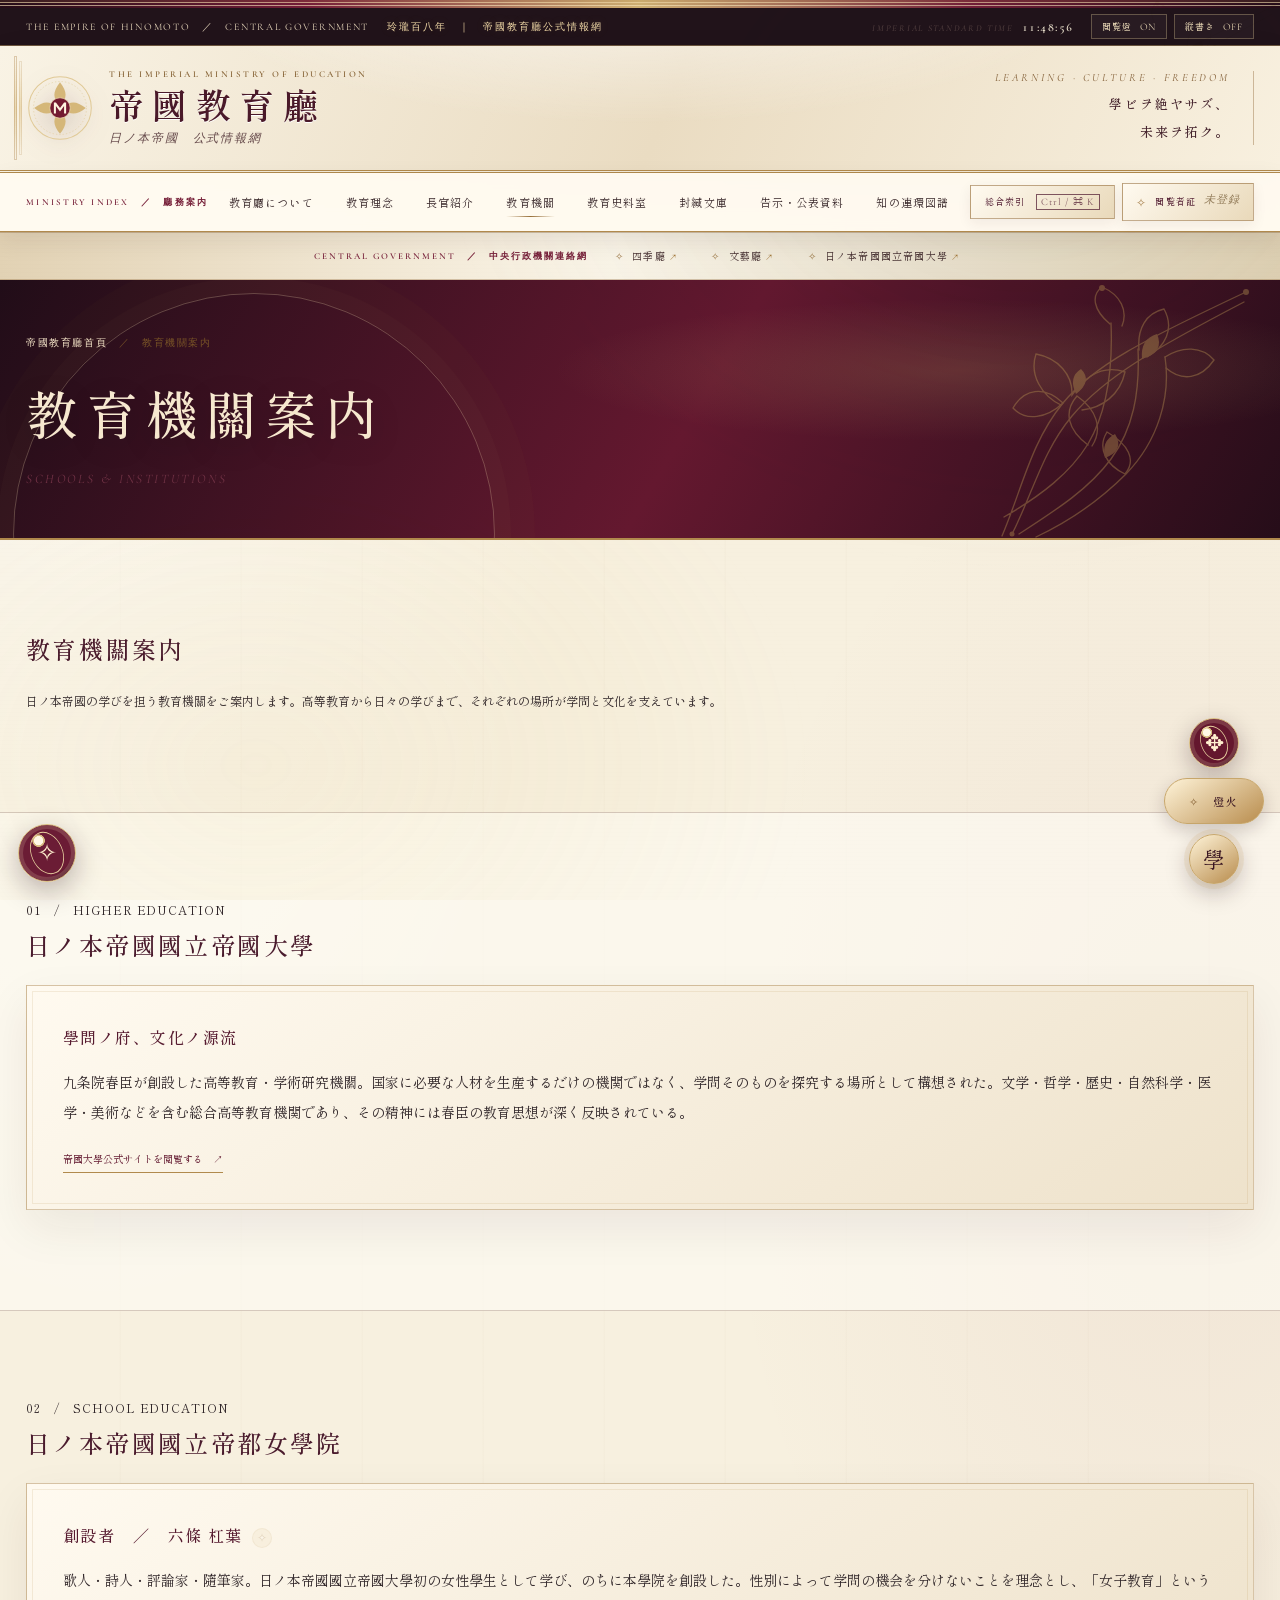
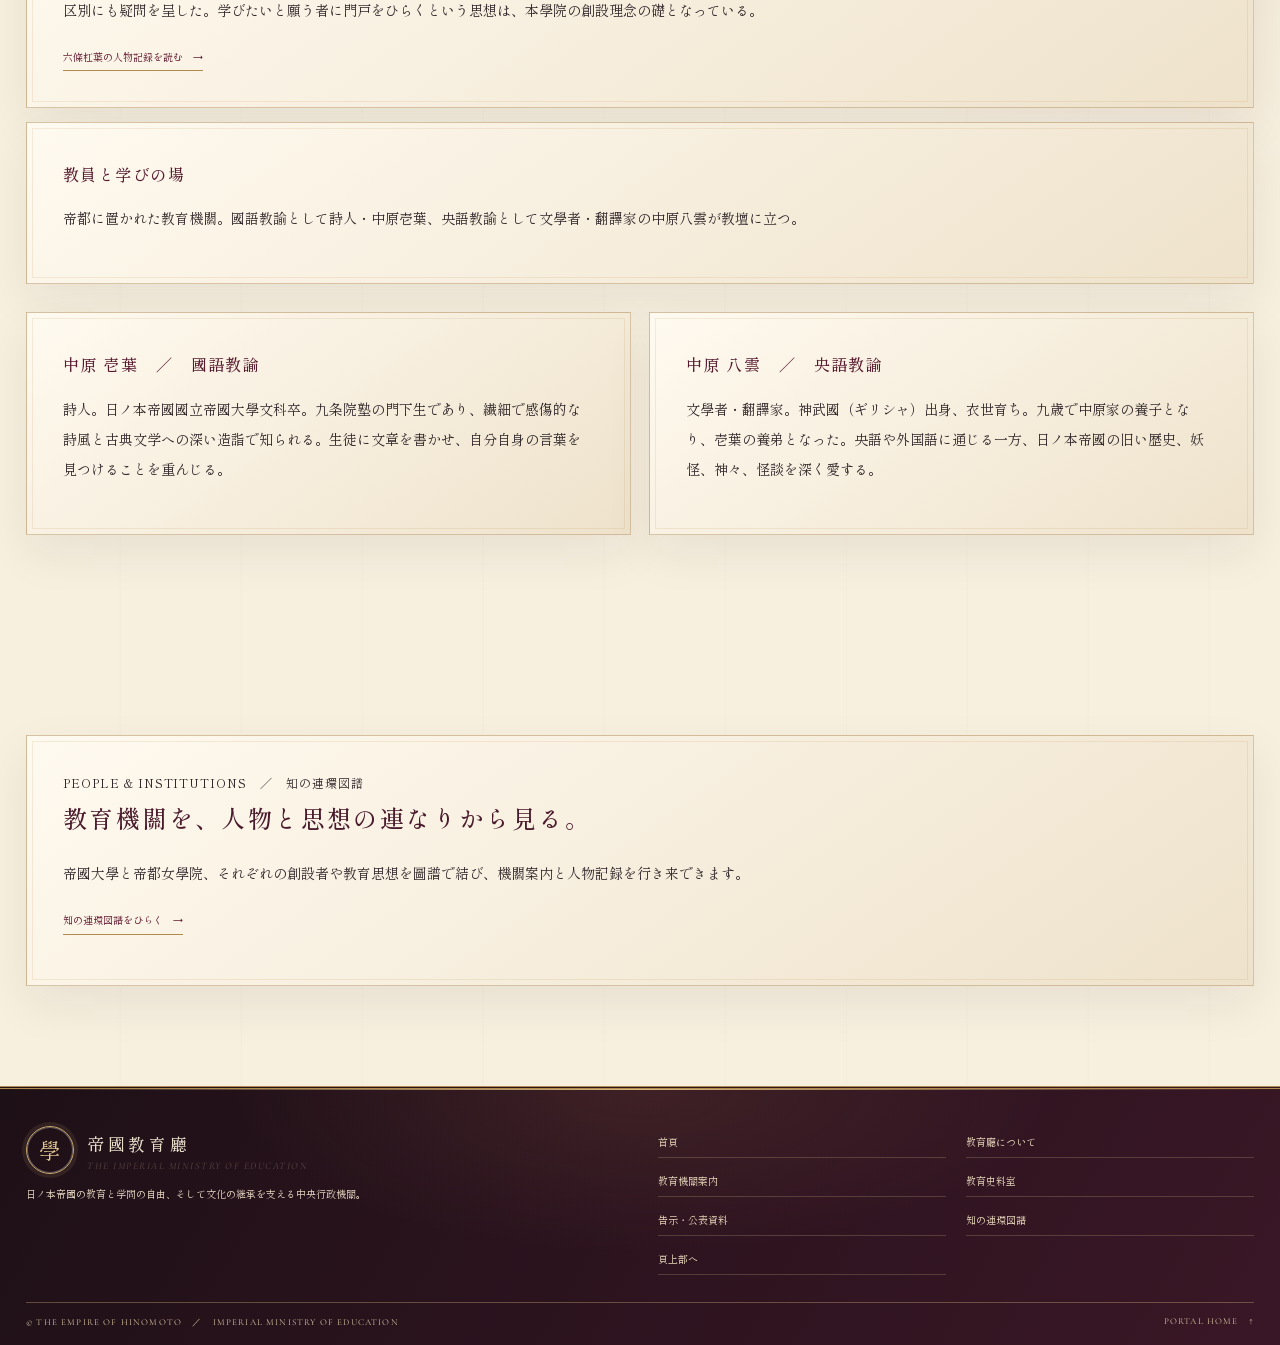
<file: institutions.html>
<!doctype html>
<html lang="ja"><head>
<meta charset="utf-8"><meta name="viewport" content="width=device-width,initial-scale=1">
<meta name="theme-color" content="#741b31">
<meta name="description" content="日ノ本帝國 帝國教育廳公式情報網 — 教育機關案内">
<link rel="canonical" href="https://8fgb66gmt2-stack.github.io/-Ministry-of-Education-of-the-Empire-of-Hinomoto/institutions.html">
<link rel="preconnect" href="https://fonts.googleapis.com">
<link rel="preconnect" href="https://fonts.gstatic.com" crossorigin>
<link href="https://fonts.googleapis.com/css2?family=Cormorant+Garamond:wght@400;500;600;700&family=Shippori+Mincho:wght@400;500;600;700;800&display=swap" rel="stylesheet">
<link rel="icon" href="favicon.svg" type="image/svg+xml">
<meta property="og:type" content="website">
<meta property="og:site_name" content="日ノ本帝國 帝國教育廳">
<meta property="og:title" content="教育機關案内｜帝國教育廳">
<link rel="stylesheet" href="education.css?v=20261120-1">
<link rel="stylesheet" href="education-rococo.css?v=20261105-1">
<link rel="stylesheet" href="education-eidolon.css?v=20261105-4">
<title>教育機關案内｜帝國教育廳</title>
<link rel="stylesheet" href="education-imperial.css?v=20261105-5">
<link rel="stylesheet" href="education-renaissance.css?v=20261106-7">
<link rel="stylesheet" href="education-celestial.css?v=20261105-1">
<link rel="stylesheet" href="education-empire.css?v=20261106-12">
<link rel="stylesheet" href="education-ceremony.css?v=20261106-1">
<link rel="stylesheet" href="education-home-layout.css?v=20261106-12">
<link rel="stylesheet" href="education-refinement.css?v=20261106-13">
</head><body>
<a class="skip-link" href="#main">本文へ移動</a><div id="reading-progress" aria-hidden="true"></div><div class="topline" id="top"></div>
<div class="utility"><div class="wrap"><span>THE EMPIRE OF HINOMOTO　／　CENTRAL GOVERNMENT</span><strong>玲瓏百八年　｜　帝國教育廳公式情報網</strong><span class="utility-time" aria-label="帝國標準時刻"><small>IMPERIAL STANDARD TIME</small><time id="imperial-clock">--:--:--</time></span><div class="utility-tools"><button type="button" data-night-toggle aria-pressed="false">閲覧燈 <span>ON</span></button><button type="button" data-vertical-toggle aria-pressed="false">縦書き <span>OFF</span></button></div></div></div>
<header class="masthead"><div class="wrap masthead-inner">
<a class="brand" href="index.html" aria-label="帝國教育廳首頁">
<svg class="brand-mark" viewBox="0 0 100 100" role="img" aria-label="教育廳紋章"><circle cx="50" cy="50" r="46" fill="none" stroke="#e0c996" stroke-width="1.5"/><circle cx="50" cy="50" r="39" fill="none" stroke="#e0c996" stroke-width=".8" stroke-dasharray="2 3"/><path d="M50 12 C39 26 39 36 50 45 C61 36 61 26 50 12Z M50 88 C39 74 39 64 50 55 C61 64 61 74 50 88Z M12 50 C26 39 36 39 45 50 C36 61 26 61 12 50Z M88 50 C74 39 64 39 55 50 C64 61 74 61 88 50Z" fill="#d5b779"/><circle cx="50" cy="50" r="15" fill="#741b31" stroke="#f1dfb7"/><path d="M41 58V42h3l6 8 6-8h3v16h-3V47l-6 8-6-8v11Z" fill="#fff4df"/></svg>
<span class="brand-name"><small>THE IMPERIAL MINISTRY OF EDUCATION</small><strong>帝國教育廳</strong><em>日ノ本帝國　公式情報網</em></span></a>
<div class="masthead-motto"><small>LEARNING · CULTURE · FREEDOM</small><b>學ビヲ絶ヤサズ、<br>未来ヲ拓ク。</b></div>
</div></header>
<nav class="navbar" aria-label="主要導航"><div class="wrap nav-inner"><span class="nav-kicker">MINISTRY INDEX　／　廳務案内</span>
<button class="nav-toggle" type="button" aria-expanded="false" aria-controls="nav-links"><span data-toggle-label>案内をひらく</span><span aria-hidden="true">＋</span></button>
<div class="nav-links" id="nav-links">
<a href="about.html" >教育廳について</a>
<a href="about.html#philosophy">教育理念</a><a href="about.html#director">長官紹介</a>
<a href="institutions.html" aria-current="page">教育機關</a>
<a href="archives.html" >教育史料室</a>
   <a href="sealed-folio.html">封緘文庫</a>
<a href="notices.html" >告示・公表資料</a>
<a href="circuit.html">知の連環図譜</a>
</div></div></nav>
<div class="network"><div class="wrap"><span class="network-label">CENTRAL GOVERNMENT　／　中央行政機關連絡網</span>
<a href="https://8fgb66gmt2-stack.github.io/-web-Shikicho/">四季廳</a>
<a href="https://8fgb66gmt2-stack.github.io/-Bungeicho-offical-web-site-/">文藝廳</a>
<a href="https://8fgb66gmt2-stack.github.io/https-8fgb66gmt2-stack.github.io-nippon-imperial-university-/">日ノ本帝國國立帝國大學</a>
</div></div>
<section class="subhero"><div class="wrap"><div class="breadcrumb"><a href="index.html">帝國教育廳首頁</a>　／　教育機關案内</div><h1>教育機關案内</h1><div class="kicker" style="font:italic 13px var(--roman);letter-spacing:.2em;color:var(--wine3)">SCHOOLS & INSTITUTIONS</div></div></section>
<main id="main">
<section class="subsection"><div class="wrap"><h2>教育機關案内</h2><p>日ノ本帝國の学びを担う教育機關をご案内します。高等教育から日々の学びまで、それぞれの場所が学問と文化を支えています。</p></div></section>
<section class="subsection" id="university" style="background:rgba(255,253,246,.58);border-block:1px solid var(--line)"><div class="wrap">
<div class="kicker">01　/　HIGHER EDUCATION</div><h2>日ノ本帝國國立帝國大學</h2>
<div class="subpanel"><h3>學問ノ府、文化ノ源流</h3><p>九条院春臣が創設した高等教育・学術研究機關。国家に必要な人材を生産するだけの機関ではなく、学問そのものを探究する場所として構想された。文学・哲学・歴史・自然科学・医学・美術などを含む総合高等教育機関であり、その精神には春臣の教育思想が深く反映されている。</p><a class="back-link" href="https://8fgb66gmt2-stack.github.io/https-8fgb66gmt2-stack.github.io-nippon-imperial-university-/" target="_blank" rel="noopener">帝國大學公式サイトを閲覧する　↗</a></div>
</div></section>
<section class="subsection" id="academy"><div class="wrap">
<div class="kicker">02　/　SCHOOL EDUCATION</div><h2>日ノ本帝國國立帝都女學院</h2>
<div class="subpanel" id="academy-founder"><h3>創設者　／　六條 杠葉</h3><p>歌人・詩人・評論家・隨筆家。日ノ本帝國國立帝國大學初の女性學生として学び、のちに本學院を創設した。性別によって学問の機会を分けないことを理念とし、「女子教育」という区別にも疑問を呈した。学びたいと願う者に門戸をひらくという思想は、本學院の創設理念の礎となっている。</p><a class="back-link" href="archives.html#sixjo-yuzuriha">六條杠葉の人物記録を読む　→</a></div><div class="subpanel"><h3>教員と学びの場</h3><p>帝都に置かれた教育機關。國語教諭として詩人・中原壱葉、央語教諭として文學者・翻譯家の中原八雲が教壇に立つ。</p></div>
<div class="subgrid">
<div class="subpanel"><h3>中原 壱葉　／　國語教諭</h3><p>詩人。日ノ本帝國國立帝國大學文科卒。九条院塾の門下生であり、繊細で感傷的な詩風と古典文学への深い造詣で知られる。生徒に文章を書かせ、自分自身の言葉を見つけることを重んじる。</p></div>
<div class="subpanel"><h3>中原 八雲　／　央語教諭</h3><p>文學者・翻譯家。神武國（ギリシャ）出身、衣世育ち。九歳で中原家の養子となり、壱葉の養弟となった。央語や外国語に通じる一方、日ノ本帝國の旧い歴史、妖怪、神々、怪談を深く愛する。</p></div>
</div>
</div></section><section class="subsection circuit-bridge" aria-labelledby="circuit-bridge-title"><div class="wrap"><div class="subpanel"><div class="kicker">PEOPLE & INSTITUTIONS　／　知の連環図譜</div><h2 id="circuit-bridge-title">教育機關を、人物と思想の連なりから見る。</h2><p>帝國大學と帝都女學院、それぞれの創設者や教育思想を圖譜で結び、機關案内と人物記録を行き来できます。</p><p><a class="back-link" href="circuit.html">知の連環図譜をひらく　→</a></p></div></div></section>
</main>
<footer class="footer"><div class="wrap footer-main"><div><div class="footer-brand"><span class="seal">學</span><span><strong>帝國教育廳</strong><small>THE IMPERIAL MINISTRY OF EDUCATION</small></span></div><p>日ノ本帝國の教育と学問の自由、そして文化の継承を支える中央行政機關。</p></div><div class="footer-links"><a href="index.html">首頁</a><a href="about.html">教育廳について</a><a href="institutions.html">教育機關案内</a><a href="archives.html">教育史料室</a><a href="notices.html">告示・公表資料</a><a href="circuit.html">知の連環図譜</a><a href="#top">頁上部へ</a></div></div><div class="wrap footer-bottom"><span>© THE EMPIRE OF HINOMOTO　／　IMPERIAL MINISTRY OF EDUCATION</span><a href="index.html">PORTAL HOME　↑</a></div></footer>
<script src="education.js?v=20261120-1" defer></script>
<script src="education-imperial.js?v=20261105-2" defer></script><script src="education-renaissance.js?v=20261107-1" defer></script>
<script src="education-celestial.js?v=20261105-1" defer></script>
<script src="education-empire.js?v=20261120-1" defer></script>
<script src="education-ceremony.js?v=20261106-1" defer></script>
<script src="education-lantern.js?v=20261107-1" defer></script>
</body></html>
</file>
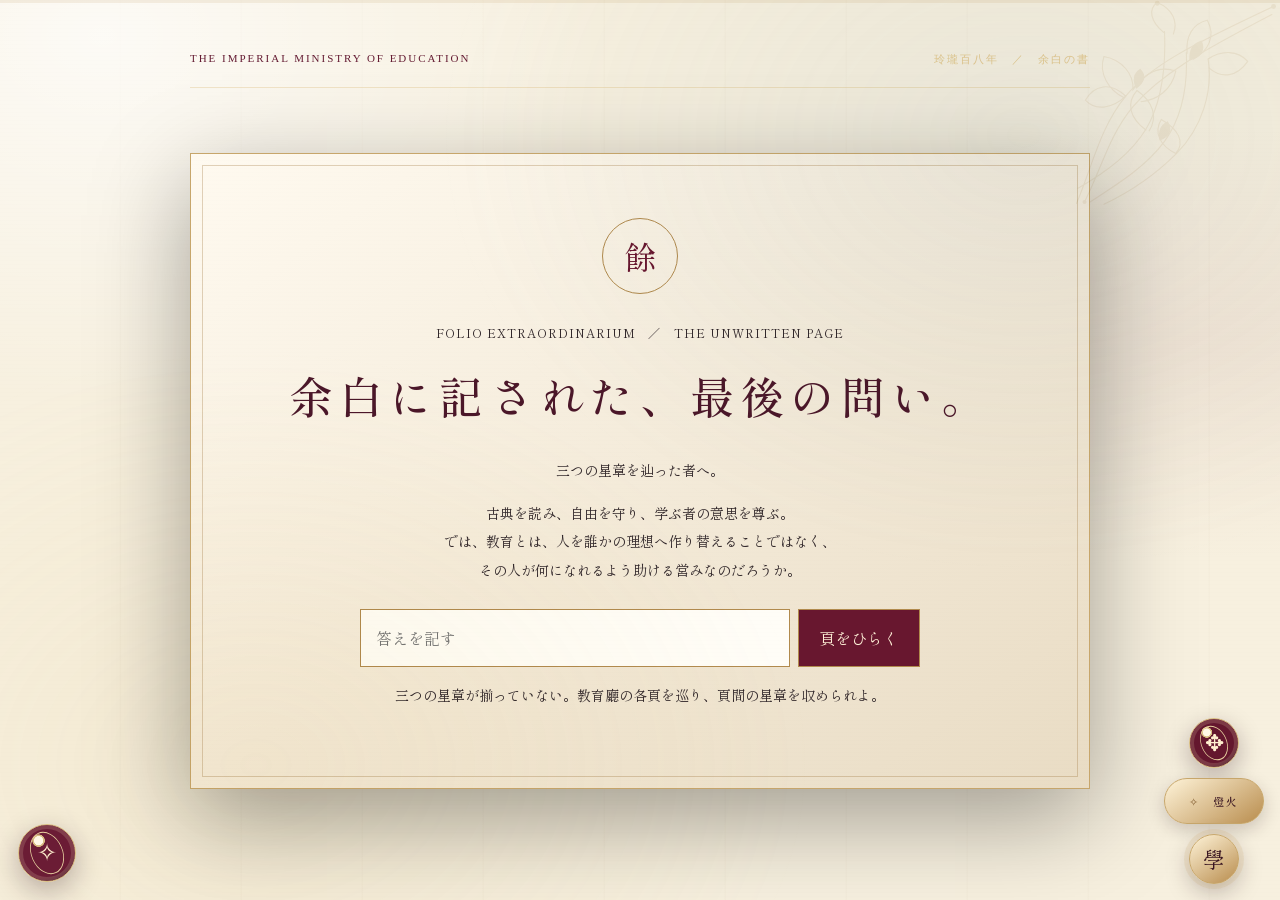
<file: marginalia.html>
<!doctype html>
<html lang="ja">
<head>
<meta charset="utf-8">
<meta name="viewport" content="width=device-width,initial-scale=1">
<meta name="theme-color" content="#2b101b">
<meta name="description" content="帝國教育廳・余白の書。三つの星章を集めた者にひらかれる、知の余白。">
<link rel="preconnect" href="https://fonts.googleapis.com">
<link rel="preconnect" href="https://fonts.gstatic.com" crossorigin>
<link href="https://fonts.googleapis.com/css2?family=Cormorant+Garamond:wght@400;500;600;700&family=Shippori+Mincho:wght@400;500;600;700;800&display=swap" rel="stylesheet">
<link rel="stylesheet" href="education.css?v=20261105-5">
<link rel="stylesheet" href="education-rococo.css?v=20261105-1">
<link rel="stylesheet" href="education-eidolon.css?v=20261105-4">
<link rel="stylesheet" href="education-imperial.css?v=20261105-5">
<link rel="stylesheet" href="education-renaissance.css?v=20261106-7">
<link rel="stylesheet" href="education-celestial.css?v=20261105-1">
<link rel="stylesheet" href="education-empire.css?v=20261106-12">
<link rel="stylesheet" href="education-ceremony.css?v=20261106-1">
<title>余白の書｜帝國教育廳</title>
<link rel="stylesheet" href="education-refinement.css?v=20261106-13"></head>
<body class="marginalia-page">
<main class="marginalia-shell">
 <div class="marginalia-top"><a href="index.html">THE IMPERIAL MINISTRY OF EDUCATION</a><span>玲瓏百八年　／　余白の書</span></div>
 <section class="marginalia-sheet">
  <div class="seal">餘</div>
  <small>FOLIO EXTRAORDINARIUM　／　THE UNWRITTEN PAGE</small>
  <h1>余白に記された、最後の問い。</h1>
  <p>三つの星章を辿った者へ。</p>
  <p>古典を読み、自由を守り、学ぶ者の意思を尊ぶ。<br>では、教育とは、人を誰かの理想へ作り替えることではなく、<br>その人が何になれるよう助ける営みなのだろうか。</p>
  <form class="marginalia-form" id="marginalia-form">
   <label class="sr-only" for="marginalia-answer">答え</label>
   <input id="marginalia-answer" type="text" autocomplete="off" placeholder="答えを記す">
   <button type="submit">頁をひらく</button>
  </form>
  <p id="marginalia-feedback" role="status"></p>
  <div class="marginalia-reward" id="marginalia-reward">
   <small>THE LAST MARGINAL NOTE</small>
   <h2>教育とは、その人が自分自身になるための余白を守ること。</h2>
   <p>知識を授けることと、答えを押しつけることは同じではない。先人の言葉を読み、異なる思想に触れ、自ら問い、選び取る。その過程にこそ、学びの自由がある。</p>
   <p>頁は閉じられる。けれど、問いは閉じられない。</p>
   <a href="index.html#atlas">知の星図へ戻る　✧</a>
  </div>
 </section>
</main>
<script src="education-renaissance.js?v=20261107-1" defer></script>
<script src="education-celestial.js?v=20261105-1" defer></script>
<script src="education-empire.js?v=20261106-14" defer></script>
<script src="education-ceremony.js?v=20261106-1" defer></script>
<script src="education-lantern.js?v=20261107-1" defer></script>
</body>
</html>
</file>
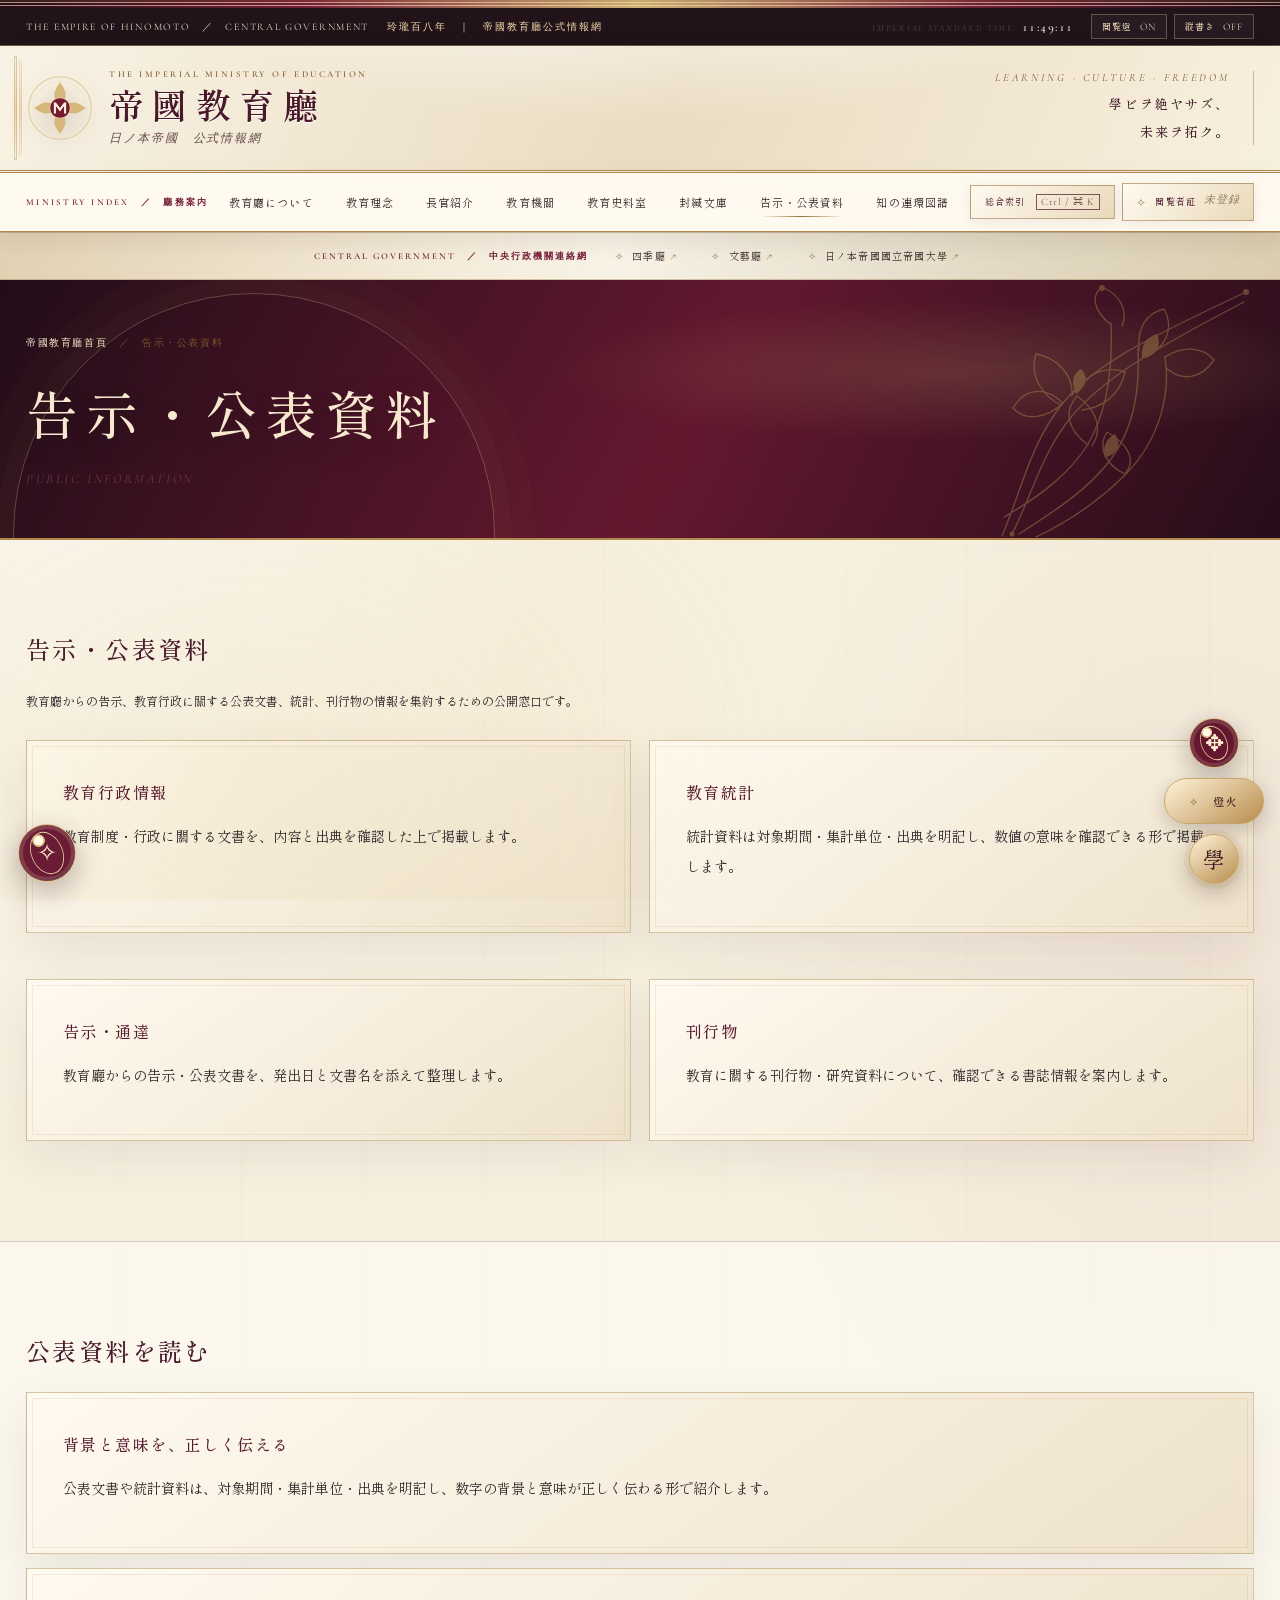
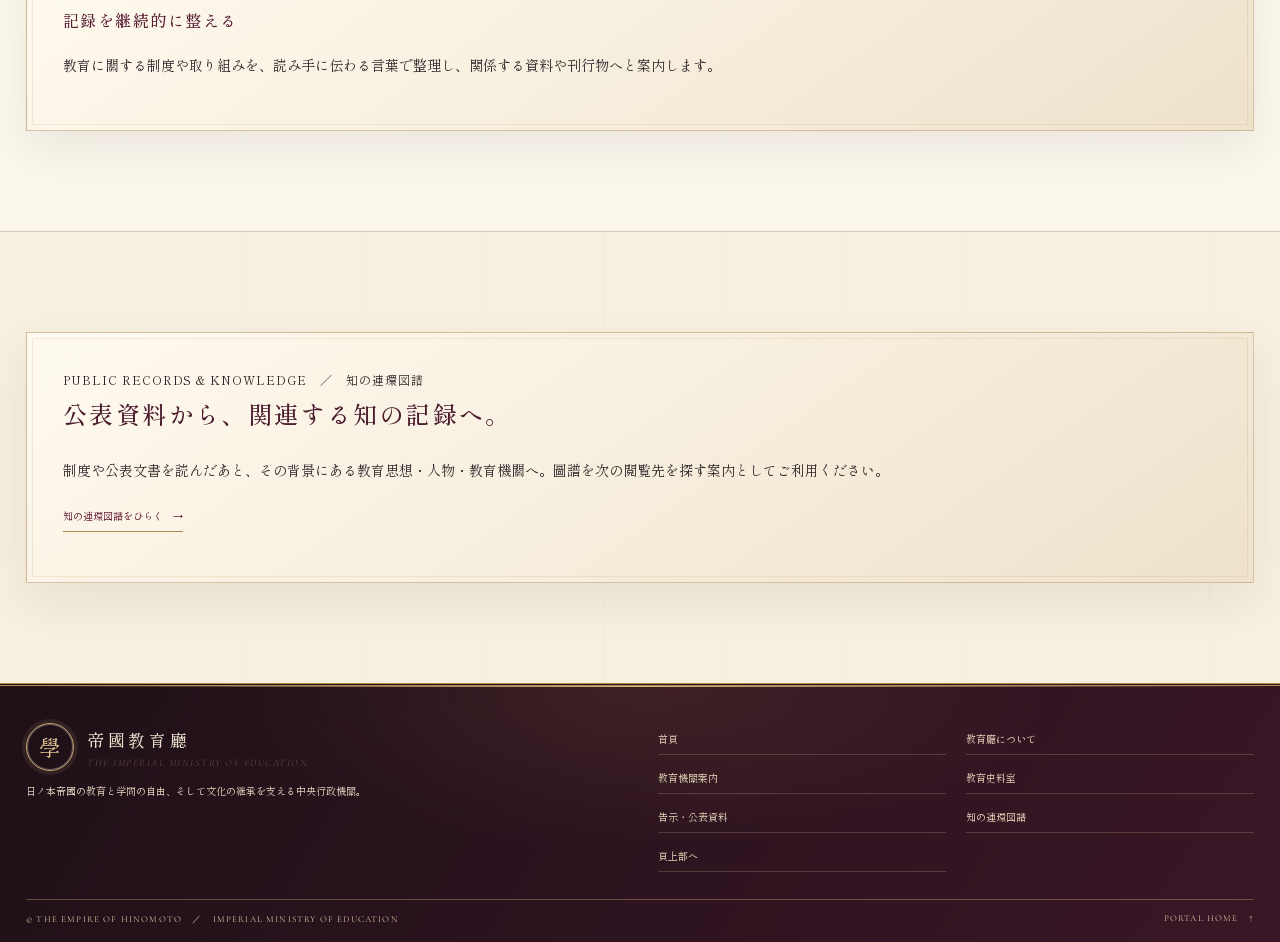
<file: notices.html>
<!doctype html>
<html lang="ja"><head>
<meta charset="utf-8"><meta name="viewport" content="width=device-width,initial-scale=1">
<meta name="theme-color" content="#741b31">
<meta name="description" content="日ノ本帝國 帝國教育廳公式情報網 — 告示・公表資料">
<link rel="canonical" href="https://8fgb66gmt2-stack.github.io/-Ministry-of-Education-of-the-Empire-of-Hinomoto/notices.html">
<link rel="preconnect" href="https://fonts.googleapis.com">
<link rel="preconnect" href="https://fonts.gstatic.com" crossorigin>
<link href="https://fonts.googleapis.com/css2?family=Cormorant+Garamond:wght@400;500;600;700&family=Shippori+Mincho:wght@400;500;600;700;800&display=swap" rel="stylesheet">
<link rel="icon" href="favicon.svg" type="image/svg+xml">
<meta property="og:type" content="website">
<meta property="og:site_name" content="日ノ本帝國 帝國教育廳">
<meta property="og:title" content="告示・公表資料｜帝國教育廳">
<link rel="stylesheet" href="education.css?v=20261120-1">
<link rel="stylesheet" href="education-rococo.css?v=20261105-1">
<link rel="stylesheet" href="education-eidolon.css?v=20261105-4">
<title>告示・公表資料｜帝國教育廳</title>
<link rel="stylesheet" href="education-imperial.css?v=20261105-5">
<link rel="stylesheet" href="education-renaissance.css?v=20261106-7">
<link rel="stylesheet" href="education-celestial.css?v=20261105-1">
<link rel="stylesheet" href="education-empire.css?v=20261106-12">
<link rel="stylesheet" href="education-ceremony.css?v=20261106-1">
<link rel="stylesheet" href="education-home-layout.css?v=20261106-12">
<link rel="stylesheet" href="education-refinement.css?v=20261106-13">
</head><body>
<a class="skip-link" href="#main">本文へ移動</a><div id="reading-progress" aria-hidden="true"></div><div class="topline" id="top"></div>
<div class="utility"><div class="wrap"><span>THE EMPIRE OF HINOMOTO　／　CENTRAL GOVERNMENT</span><strong>玲瓏百八年　｜　帝國教育廳公式情報網</strong><span class="utility-time" aria-label="帝國標準時刻"><small>IMPERIAL STANDARD TIME</small><time id="imperial-clock">--:--:--</time></span><div class="utility-tools"><button type="button" data-night-toggle aria-pressed="false">閲覧燈 <span>ON</span></button><button type="button" data-vertical-toggle aria-pressed="false">縦書き <span>OFF</span></button></div></div></div>
<header class="masthead"><div class="wrap masthead-inner">
<a class="brand" href="index.html" aria-label="帝國教育廳首頁">
<svg class="brand-mark" viewBox="0 0 100 100" role="img" aria-label="教育廳紋章"><circle cx="50" cy="50" r="46" fill="none" stroke="#e0c996" stroke-width="1.5"/><circle cx="50" cy="50" r="39" fill="none" stroke="#e0c996" stroke-width=".8" stroke-dasharray="2 3"/><path d="M50 12 C39 26 39 36 50 45 C61 36 61 26 50 12Z M50 88 C39 74 39 64 50 55 C61 64 61 74 50 88Z M12 50 C26 39 36 39 45 50 C36 61 26 61 12 50Z M88 50 C74 39 64 39 55 50 C64 61 74 61 88 50Z" fill="#d5b779"/><circle cx="50" cy="50" r="15" fill="#741b31" stroke="#f1dfb7"/><path d="M41 58V42h3l6 8 6-8h3v16h-3V47l-6 8-6-8v11Z" fill="#fff4df"/></svg>
<span class="brand-name"><small>THE IMPERIAL MINISTRY OF EDUCATION</small><strong>帝國教育廳</strong><em>日ノ本帝國　公式情報網</em></span></a>
<div class="masthead-motto"><small>LEARNING · CULTURE · FREEDOM</small><b>學ビヲ絶ヤサズ、<br>未来ヲ拓ク。</b></div>
</div></header>
<nav class="navbar" aria-label="主要導航"><div class="wrap nav-inner"><span class="nav-kicker">MINISTRY INDEX　／　廳務案内</span>
<button class="nav-toggle" type="button" aria-expanded="false" aria-controls="nav-links"><span data-toggle-label>案内をひらく</span><span aria-hidden="true">＋</span></button>
<div class="nav-links" id="nav-links">
<a href="about.html" >教育廳について</a>
<a href="about.html#philosophy">教育理念</a><a href="about.html#director">長官紹介</a>
<a href="institutions.html" >教育機關</a>
<a href="archives.html" >教育史料室</a>
   <a href="sealed-folio.html">封緘文庫</a>
<a href="notices.html" aria-current="page">告示・公表資料</a>
<a href="circuit.html">知の連環図譜</a>
</div></div></nav>
<div class="network"><div class="wrap"><span class="network-label">CENTRAL GOVERNMENT　／　中央行政機關連絡網</span>
<a href="https://8fgb66gmt2-stack.github.io/-web-Shikicho/">四季廳</a>
<a href="https://8fgb66gmt2-stack.github.io/-Bungeicho-offical-web-site-/">文藝廳</a>
<a href="https://8fgb66gmt2-stack.github.io/https-8fgb66gmt2-stack.github.io-nippon-imperial-university-/">日ノ本帝國國立帝國大學</a>
</div></div>
<section class="subhero"><div class="wrap"><div class="breadcrumb"><a href="index.html">帝國教育廳首頁</a>　／　告示・公表資料</div><h1>告示・公表資料</h1><div class="kicker" style="font:italic 13px var(--roman);letter-spacing:.2em;color:var(--wine3)">PUBLIC INFORMATION</div></div></section>
<main id="main">
<section class="subsection"><div class="wrap"><h2>告示・公表資料</h2><p>教育廳からの告示、教育行政に關する公表文書、統計、刊行物の情報を集約するための公開窓口です。</p>
<div class="subgrid">
<div class="subpanel"><h3>教育行政情報</h3><p>教育制度・行政に關する文書を、内容と出典を確認した上で掲載します。</p></div>
<div class="subpanel"><h3>教育統計</h3><p>統計資料は対象期間・集計単位・出典を明記し、数値の意味を確認できる形で掲載します。</p></div>
<div class="subpanel"><h3>告示・通達</h3><p>教育廳からの告示・公表文書を、発出日と文書名を添えて整理します。</p></div>
<div class="subpanel"><h3>刊行物</h3><p>教育に關する刊行物・研究資料について、確認できる書誌情報を案内します。</p></div>
</div></div></section>
<section class="subsection" style="background:rgba(255,253,246,.58);border-block:1px solid var(--line)"><div class="wrap"><h2>公表資料を読む</h2>
<div class="subpanel"><h3>背景と意味を、正しく伝える</h3><p>公表文書や統計資料は、対象期間・集計単位・出典を明記し、数字の背景と意味が正しく伝わる形で紹介します。</p></div>
<div class="subpanel"><h3>記録を継続的に整える</h3><p>教育に關する制度や取り組みを、読み手に伝わる言葉で整理し、関係する資料や刊行物へと案内します。</p></div>
</div></section><section class="subsection circuit-bridge" aria-labelledby="circuit-bridge-title"><div class="wrap"><div class="subpanel"><div class="kicker">PUBLIC RECORDS & KNOWLEDGE　／　知の連環図譜</div><h2 id="circuit-bridge-title">公表資料から、関連する知の記録へ。</h2><p>制度や公表文書を読んだあと、その背景にある教育思想・人物・教育機關へ。圖譜を次の閲覧先を探す案内としてご利用ください。</p><p><a class="back-link" href="circuit.html">知の連環図譜をひらく　→</a></p></div></div></section>
</main>
<footer class="footer"><div class="wrap footer-main"><div><div class="footer-brand"><span class="seal">學</span><span><strong>帝國教育廳</strong><small>THE IMPERIAL MINISTRY OF EDUCATION</small></span></div><p>日ノ本帝國の教育と学問の自由、そして文化の継承を支える中央行政機關。</p></div><div class="footer-links"><a href="index.html">首頁</a><a href="about.html">教育廳について</a><a href="institutions.html">教育機關案内</a><a href="archives.html">教育史料室</a><a href="notices.html">告示・公表資料</a><a href="circuit.html">知の連環図譜</a><a href="#top">頁上部へ</a></div></div><div class="wrap footer-bottom"><span>© THE EMPIRE OF HINOMOTO　／　IMPERIAL MINISTRY OF EDUCATION</span><a href="index.html">PORTAL HOME　↑</a></div></footer>
<script src="education.js?v=20261120-1" defer></script>
<script src="education-imperial.js?v=20261105-2" defer></script><script src="education-renaissance.js?v=20261107-1" defer></script>
<script src="education-celestial.js?v=20261105-1" defer></script>
<script src="education-empire.js?v=20261120-1" defer></script>
<script src="education-ceremony.js?v=20261106-1" defer></script>
<script src="education-lantern.js?v=20261107-1" defer></script>
</body></html>
</file>
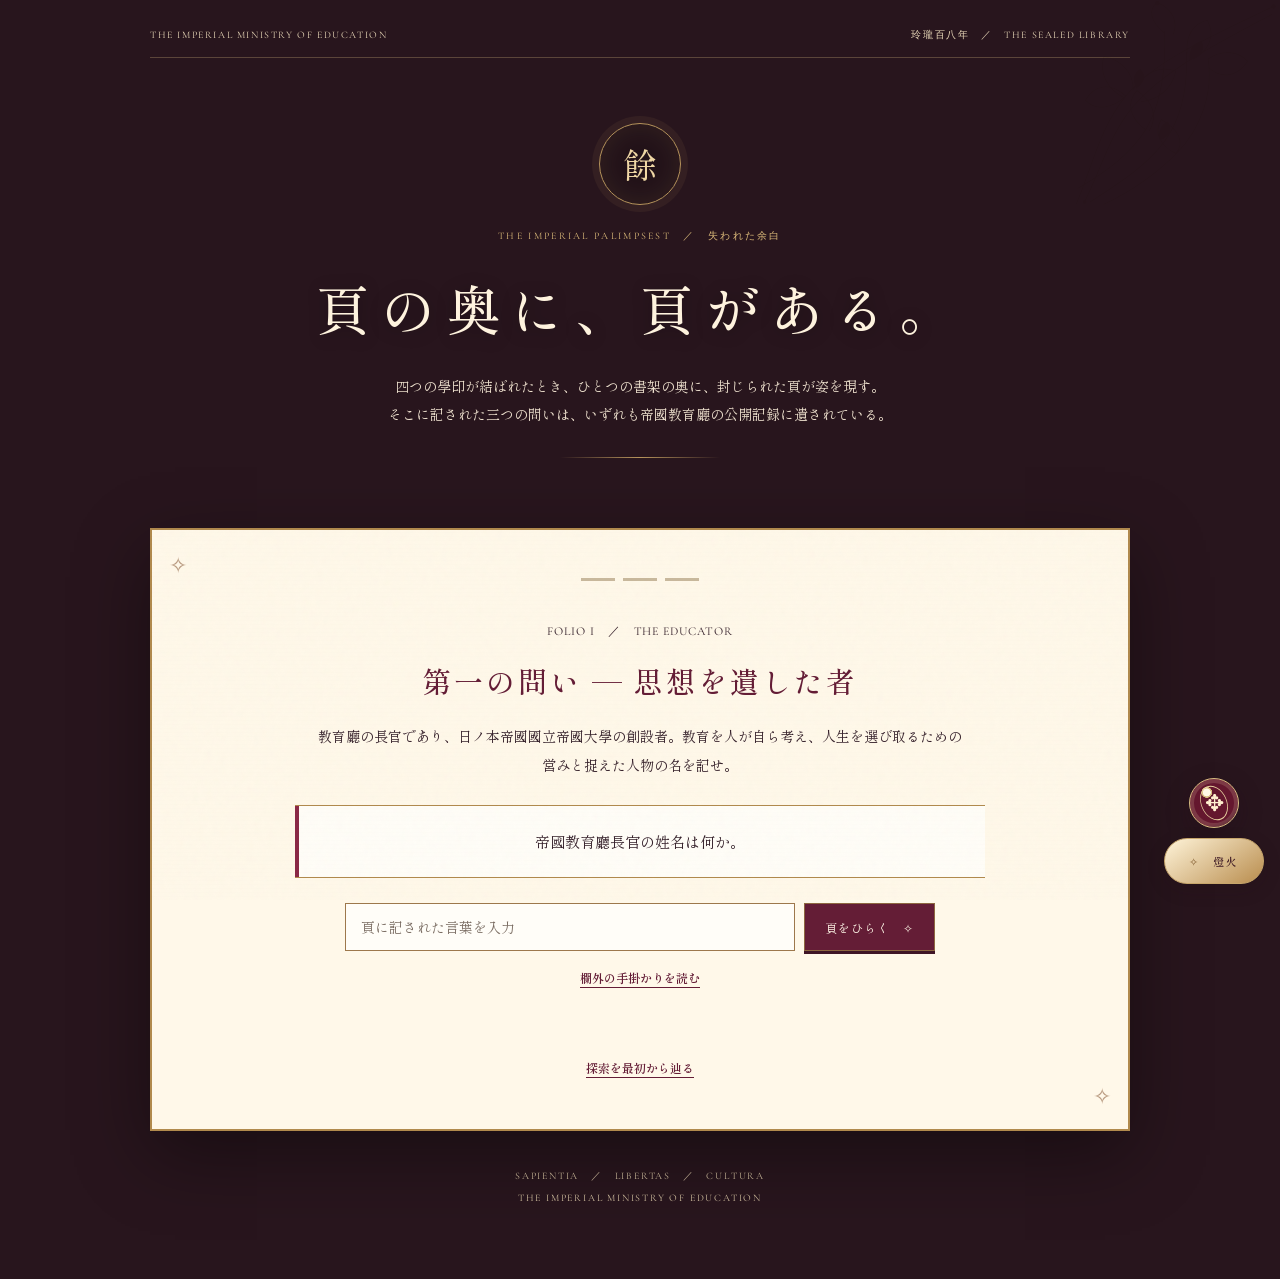
<file: palimpsest.html>
<!doctype html>
<html lang="ja">
<head>
<meta charset="utf-8"><meta name="viewport" content="width=device-width,initial-scale=1">
<meta name="theme-color" content="#2b101b">
<meta name="description" content="帝國教育廳 封じられた最終頁。教育思想と公開記録を辿る探索譚。">
<link rel="preconnect" href="https://fonts.googleapis.com"><link rel="preconnect" href="https://fonts.gstatic.com" crossorigin>
<link href="https://fonts.googleapis.com/css2?family=Cormorant+Garamond:wght@400;500;600;700&family=Shippori+Mincho:wght@400;500;600;700;800&display=swap" rel="stylesheet">
<link rel="stylesheet" href="education.css?v=20261105-5"><link rel="stylesheet" href="education-rococo.css?v=20261105-1"><link rel="stylesheet" href="education-eidolon.css?v=20261105-4"><link rel="stylesheet" href="education-imperial.css?v=20261105-5"><link rel="stylesheet" href="education-renaissance.css?v=20261106-7"><link rel="stylesheet" href="education-celestial.css?v=20261105-1"><link rel="stylesheet" href="education-empire.css?v=20261106-12"><link rel="stylesheet" href="education-palace.css?v=20261106-1">
<title>失われた余白｜帝國教育廳</title>
<link rel="stylesheet" href="education-ceremony.css?v=20261106-1">
<link rel="stylesheet" href="palimpsest-readable.css?v=20261106-1">
<style id="palimpsest-contrast-fix">
/* Direct, page-local contrast override. Kept inline so it wins over every linked stylesheet. */
body.palimpsest-body{background:#28151d!important;color:#f3e9d7!important}
body.palimpsest-body .palimpsest-hero h1{color:#fff4df!important}
body.palimpsest-body .palimpsest-hero p{color:#f0e3d0!important}
body.palimpsest-body #palimpsest-game{background:#fff8e9!important;color:#35202a!important;border:2px solid #b18a4d!important;box-shadow:0 24px 70px rgba(0,0,0,.38)!important}
body.palimpsest-body #palimpsest-game,
body.palimpsest-body #palimpsest-game *{color:#35202a!important;text-shadow:none!important}
body.palimpsest-body #palimpsest-game h2,
body.palimpsest-body #palimpsest-game h3{color:#641d36!important}
body.palimpsest-body #palimpsest-game p,
body.palimpsest-body #palimpsest-game .palimpsest-question,
body.palimpsest-body #palimpsest-game .palimpsest-feedback{color:#35202a!important}
body.palimpsest-body #palimpsest-game .palimpsest-question{background:#fffdf7!important;border-block:1px solid #b18a4d!important}
body.palimpsest-body #palimpsest-game input{background:#fffdf8!important;color:#2d1d24!important;border:1px solid #9d784c!important}
body.palimpsest-body #palimpsest-game input::placeholder{color:#796b61!important;opacity:1!important}
body.palimpsest-body #palimpsest-game .palimpsest-form button,
body.palimpsest-body #palimpsest-game .palimpsest-return{background:#641d36!important;color:#fff7e8!important;border:1px solid #8d6740!important}
body.palimpsest-body #palimpsest-game .palimpsest-hint{color:#641d36!important}
body.palimpsest-body #palimpsest-game .palimpsest-final{background:#fffdf7!important;color:#35202a!important;border:1px solid #b18a4d!important}
body.palimpsest-body #palimpsest-game .palimpsest-final h3{color:#641d36!important}
body.palimpsest-body #palimpsest-game .palimpsest-final p{color:#49343a!important}
body.palimpsest-body #palimpsest-game .palimpsest-progress i{background:#c9b99d!important}
body.palimpsest-body #palimpsest-game .palimpsest-progress i.is-done{background:#8b2946!important}
@media(max-width:560px){body.palimpsest-body #palimpsest-game{padding:24px 18px!important}}
</style>
<link rel="stylesheet" href="education-refinement.css?v=20261106-13"></head>
<body class="palimpsest-body">
<main class="palimpsest-shell">
<div class="palimpsest-top"><a href="index.html">THE IMPERIAL MINISTRY OF EDUCATION</a><span>玲瓏百八年　／　THE SEALED LIBRARY</span></div>
<header class="palimpsest-hero">
<div class="palimpsest-seal">餘</div><div class="palimpsest-overline">THE IMPERIAL PALIMPSEST　／　失われた余白</div>
<h1>頁の奥に、頁がある。</h1>
<p>四つの學印が結ばれたとき、ひとつの書架の奥に、封じられた頁が姿を現す。<br>そこに記された三つの問いは、いずれも帝國教育廳の公開記録に遺されている。</p>
<div class="palimpsest-rule"></div>
</header>
<section class="palimpsest-card" id="palimpsest-game">
<div class="palimpsest-progress" aria-label="三つの問いの進行状況"></div>
<div class="palimpsest-step">
<small id="palimpsest-label">FOLIO I　／　THE EDUCATOR</small>
<h2 id="palimpsest-title">第一の問い — 思想を遺した者</h2>
<p id="palimpsest-intro">教育廳の長官であり、日ノ本帝國國立帝國大學の創設者。その名を記せ。</p>
<div class="palimpsest-question" id="palimpsest-question">帝國教育廳長官の姓名は何か。</div>
<form class="palimpsest-form" id="palimpsest-form"><label class="sr-only" for="palimpsest-answer">答え</label><input id="palimpsest-answer" type="text" autocomplete="off" placeholder="頁に記された言葉を入力" required><button type="submit">頁をひらく　✧</button></form>
<button type="button" class="palimpsest-hint" id="palimpsest-hint">欄外の手掛かりを読む</button>
<div class="palimpsest-feedback" id="palimpsest-feedback" role="status" aria-live="polite"></div>
<div class="palimpsest-final" id="palimpsest-final"><div class="palimpsest-seal">學</div><h3>學びは、誰かの胸に閉じるものではない。</h3><p>先人の言葉を読み、問いを立て、自らの答えを選び取る。<br>その自由があるかぎり、学問は次代へと受け継がれてゆく。</p><p>この頁は、帝國教育廳の書架に静かに納められた。</p><a class="palimpsest-return" href="archives.html">教育史料室へ戻る</a><a class="palimpsest-return" href="index.html#codex">教育思想閲覧室をひらく</a><a class="palimpsest-return" href="astral-vault.html">星辰大書架をひらく　✧</a></div>
<button type="button" class="palimpsest-hint" id="palimpsest-reset">探索を最初から辿る</button>
</div>
</section>
<footer class="palimpsest-foot">SAPIENTIA　／　LIBERTAS　／　CULTURA<br>THE IMPERIAL MINISTRY OF EDUCATION</footer>
</main>
<script src="education-empire.js?v=20261106-14" defer></script>
<script src="education-palace.js?v=20261106-3" defer></script>
<script src="education-lantern.js?v=20261107-1" defer></script>
</body></html>
</file>
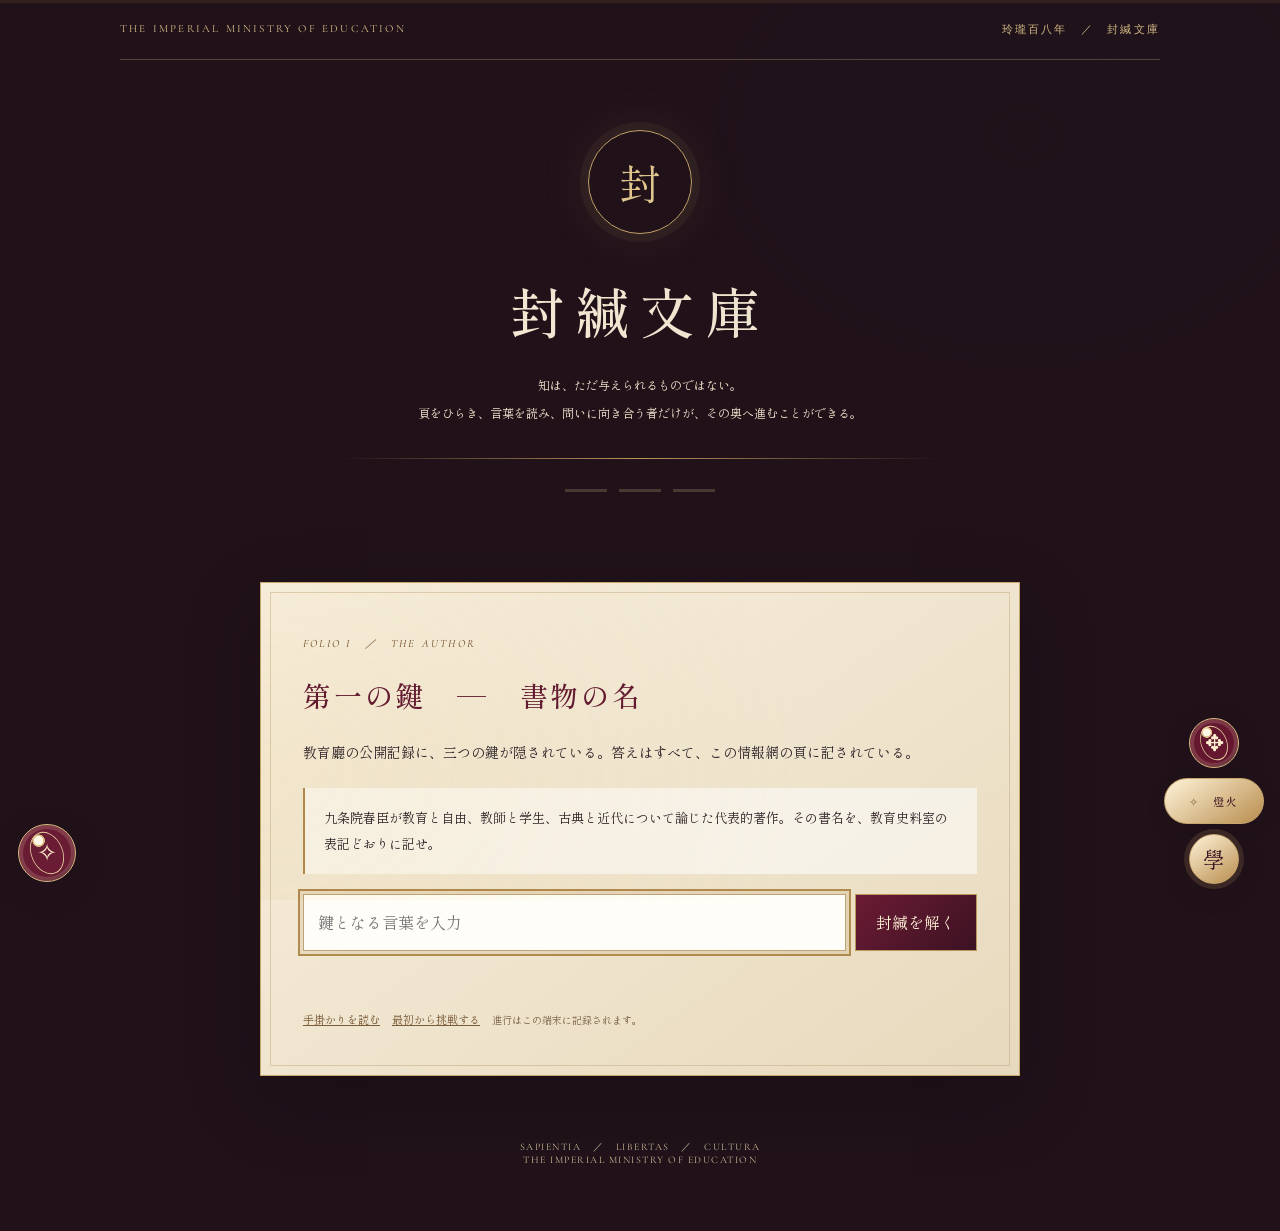
<file: sealed-folio.html>
<!doctype html><html lang="ja"><head><meta charset="utf-8"><meta name="viewport" content="width=device-width,initial-scale=1"><meta name="theme-color" content="#2b101b"><meta name="description" content="帝國教育廳 封緘文庫 — 教育史料を辿り、三つの鍵を解く探索頁。"><link rel="preconnect" href="https://fonts.googleapis.com"><link rel="preconnect" href="https://fonts.gstatic.com" crossorigin><link href="https://fonts.googleapis.com/css2?family=Cormorant+Garamond:wght@400;500;600;700&family=Shippori+Mincho:wght@400;500;600;700;800&display=swap" rel="stylesheet"><link rel="stylesheet" href="education.css?v=20261105-5"><link rel="stylesheet" href="education-rococo.css?v=20261105-1"><link rel="stylesheet" href="education-eidolon.css?v=20261105-4"><link rel="stylesheet" href="education-imperial.css?v=20261105-5">
<link rel="stylesheet" href="education-renaissance.css?v=20261106-7">
<link rel="stylesheet" href="education-celestial.css?v=20261105-1">
<link rel="stylesheet" href="education-empire.css?v=20261106-12">
<link rel="stylesheet" href="education-ceremony.css?v=20261106-1"><title>封緘文庫｜帝國教育廳</title><link rel="stylesheet" href="education-refinement.css?v=20261106-13"></head><body class="arg-body"><main class="arg-shell"><div class="arg-top"><a href="index.html">THE IMPERIAL MINISTRY OF EDUCATION</a><span>玲瓏百八年　／　封緘文庫</span></div><header class="arg-hero"><div class="arg-crest">封</div><h1>封緘文庫</h1><p>知は、ただ与えられるものではない。<br>頁をひらき、言葉を読み、問いに向き合う者だけが、その奥へ進むことができる。</p><div class="arg-rule"></div><div class="arg-progress" id="arg-progress" aria-label="探索の進行状況"><span></span><span></span><span></span></div></header><section class="arg-panel" id="arg-panel"><small id="arg-step-label">FOLIO I　／　THE AUTHOR</small><h2 id="arg-heading">第一の鍵　—　書物の名</h2><p>教育廳の公開記録に、三つの鍵が隠されている。答えはすべて、この情報網の頁に記されている。</p><div class="arg-question" id="arg-prompt">九条院春臣が教育と自由、教師と学生、古典と近代について論じた代表的著作。その書名を、教育史料室の表記どおりに記せ。</div><form class="arg-form" id="arg-form"><label class="sr-only" for="arg-answer">鍵となる言葉</label><input id="arg-answer" type="text" autocomplete="off" placeholder="鍵となる言葉を入力"><button type="submit">封緘を解く</button></form><div class="arg-feedback" id="arg-feedback" aria-live="polite"></div><div class="arg-tools"><button type="button" id="arg-hint">手掛かりを読む</button><button type="button" id="arg-reset">最初から挑戦する</button><span>進行はこの端末に記録されます。</span></div><div class="arg-reward" id="arg-reward"><div style="font-size:34px;color:#9b7745">✧</div><h3>封緘、解錠。</h3><p>三つの鍵は、すべて知の記録の中にあった。頁を読むこと、問いを持つこと、そして自ら答えを選び取ること。これこそ、学びの道である。</p><p>封緘文庫の奥に納められていたのは、さらなる書物への道標であった。</p><a class="arg-return" href="archives.html#sixjo-yuzuriha">教育人物録をひらく　→</a><a class="arg-return" href="index.html#codex">教育思想閲覧室へ戻る　→</a><a class="arg-return" href="marginalia.html">第三の頁　／　余白の書をひらく　✧</a></div></section><footer class="arg-foot">SAPIENTIA　／　LIBERTAS　／　CULTURA<br>THE IMPERIAL MINISTRY OF EDUCATION</footer></main><script src="education-imperial.js?v=20261105-2" defer></script><script src="education-renaissance.js?v=20261107-1" defer></script>
<script src="education-celestial.js?v=20261105-1" defer></script>
<script src="education-empire.js?v=20261106-14" defer></script>
<script src="education-ceremony.js?v=20261106-1" defer></script>
<script src="education-lantern.js?v=20261107-1" defer></script>
</body></html>
</file>
<file: education.css>
:root{--ivory:#f4efdf;--vellum:#e9dfc9;--white:#fffdf6;--ink:#292321;--muted:#766b5d;--wine:#741b31;--wine2:#4b1324;--wine3:#9b5260;--gold:#b28b4e;--palegold:#e0c996;--sage:#5a6a5d;--line:rgba(91,62,43,.23);--shadow:0 18px 55px rgba(52,30,25,.13);--serif:'Shippori Mincho','Yu Mincho',serif;--roman:'Cormorant Garamond',Georgia,serif;--sans:system-ui,-apple-system,'Yu Gothic',sans-serif}
*{box-sizing:border-box}html{scroll-behavior:smooth;scroll-padding-top:110px}body{margin:0;background:var(--ivory);color:var(--ink);font-family:var(--serif);line-height:1.9;overflow-x:hidden}
body:before{content:"";position:fixed;inset:0;z-index:50;pointer-events:none;opacity:.08;background:repeating-linear-gradient(0deg,transparent 0 3px,rgba(70,44,28,.11) 4px),repeating-linear-gradient(90deg,transparent 0 5px,rgba(70,44,28,.05) 6px);mix-blend-mode:multiply}
a{color:inherit;text-decoration:none}button,input{font:inherit}button{color:inherit}img,svg{max-width:100%}::selection{background:var(--wine);color:#fff8e8}:focus-visible{outline:2px solid var(--wine3);outline-offset:4px}
.wrap{width:min(1240px,calc(100% - 52px));margin-inline:auto}.sr-only{position:absolute;width:1px;height:1px;padding:0;margin:-1px;overflow:hidden;clip:rect(0,0,0,0);white-space:nowrap;border:0}
.skip-link{position:fixed;z-index:200;top:10px;left:10px;padding:9px 16px;background:var(--white);color:var(--wine);transform:translateY(-160%);border:1px solid var(--gold)}.skip-link:focus{transform:translateY(0)}
#reading-progress{position:fixed;z-index:120;left:0;top:0;height:3px;width:0;background:linear-gradient(90deg,var(--gold),#ecd8a4,var(--wine3));box-shadow:0 0 10px #c6a66e}
.topline{height:7px;background:linear-gradient(90deg,#35121e,var(--wine) 42%,var(--gold) 75%,var(--sage))}
.utility{background:#271c1d;color:#e8ddc9;font:10px var(--roman);letter-spacing:.17em}.utility .wrap{display:flex;justify-content:space-between;gap:18px;align-items:center;min-height:34px}.utility strong{font-weight:500;color:var(--palegold)}
.masthead{position:relative;z-index:60;background:radial-gradient(ellipse at 80% -80%,#a24d5d 0,transparent 48%),linear-gradient(112deg,#35131e,#671a2d 55%,#3d1722);color:#f8efdf;border-bottom:3px double var(--gold);box-shadow:0 9px 28px rgba(48,20,27,.16)}
.masthead:before,.masthead:after{content:"";position:absolute;top:12px;bottom:12px;width:1px;background:linear-gradient(transparent,rgba(224,201,150,.48),transparent)}.masthead:before{left:17px}.masthead:after{right:17px}
.masthead-inner{min-height:105px;display:flex;align-items:center;justify-content:space-between;gap:25px;padding-block:17px}
.brand{display:flex;align-items:center;gap:15px}.brand-mark{width:62px;height:62px;flex:none}.brand-name small{display:block;font:600 9px var(--roman);letter-spacing:.24em;color:var(--palegold)}.brand-name strong{display:block;font-size:clamp(22px,3vw,31px);font-weight:600;letter-spacing:.19em;line-height:1.35}.brand-name em{display:block;font:italic 11px var(--roman);letter-spacing:.16em;color:#d9c6a3;margin-top:2px}
.masthead-motto{text-align:right;border-right:1px solid rgba(224,201,150,.45);padding-right:20px}.masthead-motto small{display:block;font:italic 11px var(--roman);letter-spacing:.2em;color:var(--palegold)}.masthead-motto b{display:block;font-size:12px;letter-spacing:.13em;font-weight:500;margin-top:6px;line-height:1.8}
.navbar{position:sticky;top:0;z-index:90;background:rgba(250,247,237,.96);border-bottom:1px solid var(--line);box-shadow:0 4px 16px rgba(46,31,24,.06);backdrop-filter:blur(12px)}
.nav-inner{display:flex;align-items:center;justify-content:space-between;gap:18px;min-height:52px}.nav-kicker{font:600 9px var(--roman);letter-spacing:.2em;color:var(--wine);white-space:nowrap}.nav-links{display:flex;gap:clamp(14px,2.2vw,30px);align-items:center}.nav-links a{position:relative;padding:16px 0;font-size:10px;letter-spacing:.08em;white-space:nowrap}.nav-links a:after{content:"";position:absolute;left:0;right:100%;bottom:10px;height:1px;background:var(--gold);transition:right .25s}.nav-links a:hover:after,.nav-links a[aria-current=page]:after{right:0}.nav-links a[aria-current=page]{color:var(--wine)}
.nav-toggle{display:none;border:1px solid var(--line);background:transparent;color:var(--wine);padding:7px 11px;font-size:11px;letter-spacing:.1em}
.network{background:linear-gradient(90deg,#e6dbc5,#faf6eb 50%,#e6dbc5);border-bottom:1px solid rgba(178,139,78,.42)}.network .wrap{display:flex;justify-content:center;align-items:center;gap:9px 20px;flex-wrap:wrap;padding:9px 0}.network-label{font:600 9px var(--roman);letter-spacing:.17em;color:var(--wine)}.network a{font-size:10px;letter-spacing:.07em;color:#51443a;border-bottom:1px solid transparent}.network a:after{content:" ↗";font:12px var(--roman);color:var(--gold)}.network a:hover{border-color:var(--gold);color:var(--wine)}
.hero{position:relative;isolation:isolate;overflow:hidden;background:linear-gradient(105deg,rgba(250,246,235,.97),rgba(239,228,207,.86)),repeating-linear-gradient(135deg,rgba(104,74,42,.045) 0 1px,transparent 1px 9px);border-bottom:1px solid var(--line)}
.hero:before{content:"";position:absolute;z-index:-1;right:-230px;top:-330px;width:800px;height:800px;border:1px solid rgba(178,139,78,.3);border-radius:50%;box-shadow:0 0 0 20px rgba(178,139,78,.035),0 0 0 45px rgba(178,139,78,.025),0 0 0 84px rgba(178,139,78,.018)}
.hero-grid{display:grid;grid-template-columns:1.12fr .88fr;align-items:center;gap:48px;min-height:570px;padding:62px 0 70px}.hero-overline{display:flex;align-items:center;gap:13px;color:var(--wine);font:600 10px var(--roman);letter-spacing:.23em}.hero-overline:before{content:"";width:39px;height:1px;background:var(--gold)}
.hero h1{font-size:clamp(44px,6.2vw,82px);line-height:1.34;font-weight:500;letter-spacing:.19em;margin:22px 0 16px;color:#392725}.hero h1 span{color:var(--wine)}.hero-subtitle{font-size:clamp(16px,1.7vw,20px);letter-spacing:.07em;line-height:2.1;color:#56473e}.hero-copy>p{max-width:590px;font-size:12px;line-height:2.2;color:var(--muted);margin:20px 0 0}
.hero-buttons{display:flex;gap:12px;flex-wrap:wrap;margin-top:28px}.btn-primary,.btn-ghost{display:inline-flex;align-items:center;justify-content:center;gap:17px;min-height:46px;padding:10px 19px;font-size:10px;letter-spacing:.13em;transition:all .2s}.btn-primary{background:var(--wine);color:#fff8e9;border:1px solid var(--wine);box-shadow:0 8px 23px rgba(116,27,49,.18)}.btn-primary:after{content:"→";font:16px var(--roman)}.btn-primary:hover{background:var(--wine2);transform:translateY(-2px)}.btn-ghost{border:1px solid rgba(116,27,49,.38);color:var(--wine);background:rgba(255,253,246,.5)}.btn-ghost:after{content:"＋";font:15px var(--roman)}.btn-ghost:hover{background:var(--white);border-color:var(--gold);transform:translateY(-2px)}
.hero-visual{min-height:390px;position:relative;display:grid;place-items:center}.rose-window{width:min(100%,430px);aspect-ratio:1/1.07;position:relative;display:grid;place-items:center;filter:drop-shadow(0 20px 35px rgba(75,36,36,.13))}
.hero-visual svg{width:100%;height:100%;overflow:visible}.visual-caption{position:absolute;bottom:-4px;right:4px;font:italic 13px var(--roman);letter-spacing:.17em;color:#827052}
.hero-vertical{position:absolute;left:0;bottom:18px;writing-mode:vertical-rl;font-size:10px;letter-spacing:.25em;color:#927d5f}
.hero-index{font:10px var(--roman);letter-spacing:.2em;color:#95856a;margin-top:26px}
.portal-ribbon{background:#eee4d2;border-block:1px solid rgba(178,139,78,.38)}.ribbon-grid{display:grid;grid-template-columns:repeat(5,minmax(0,1fr))}.ribbon-item{display:flex;align-items:center;gap:13px;min-height:91px;padding:15px 20px;border-right:1px solid rgba(178,139,78,.29);transition:background .2s}.ribbon-item:first-child{border-left:1px solid rgba(178,139,78,.29)}.ribbon-item:hover{background:rgba(255,255,255,.42)}.ribbon-num{font:italic 27px var(--roman);color:var(--gold)}.ribbon-item strong{display:block;font-size:11px;color:var(--wine);letter-spacing:.1em;font-weight:600}.ribbon-item small{display:block;font-size:9px;color:var(--muted);margin-top:3px}
.section{position:relative;padding:79px 0}.section-paper{background:rgba(255,253,246,.62);border-block:1px solid rgba(178,139,78,.2)}.section-heading{display:flex;justify-content:space-between;align-items:end;gap:24px;margin-bottom:31px}.section-heading .kicker{font:600 10px var(--roman);letter-spacing:.24em;color:var(--wine3)}.section-heading h2{font-size:clamp(25px,3vw,37px);font-weight:500;letter-spacing:.1em;margin:7px 0 0;line-height:1.5}.section-heading p{max-width:430px;margin:0;font-size:10px;line-height:2.1;color:var(--muted)}.section-mark{display:flex;align-items:center;gap:9px;font:italic 14px var(--roman);color:var(--gold);white-space:nowrap}.section-mark:before{content:"";width:32px;height:1px;background:var(--gold)}
.lede-grid{display:grid;grid-template-columns:.8fr 1.2fr;gap:20px}.lede-plaque{position:relative;overflow:hidden;background:linear-gradient(145deg,#3c1521,#741b31);color:#f5ead7;padding:34px;min-height:290px}.lede-plaque:after{content:"學";position:absolute;right:-12px;bottom:-90px;font-size:255px;line-height:1;color:rgba(255,255,255,.035)}.lede-plaque small{position:relative;font:italic 11px var(--roman);letter-spacing:.18em;color:var(--palegold)}.lede-plaque h3{position:relative;font-size:24px;font-weight:500;letter-spacing:.1em;line-height:1.75;margin:26px 0 14px}.lede-plaque p{position:relative;color:#e0d1bc;font-size:11px;line-height:2.1}.lede-paper{background:rgba(255,253,246,.75);border:1px solid var(--line);padding:28px 32px;display:flex;flex-direction:column;justify-content:center}.lede-paper .large{font-size:16px;line-height:2.1;letter-spacing:.03em}.lede-paper p{font-size:11px;line-height:2.2;color:var(--muted);margin:12px 0 0}
.principle-grid{display:grid;grid-template-columns:repeat(4,1fr);gap:12px;margin-top:22px}.principle{background:rgba(255,253,246,.7);border:1px solid var(--line);border-top:2px solid var(--gold);padding:18px 17px 20px;min-height:166px}.principle .roman{font:italic 23px var(--roman);color:var(--gold)}.principle h3{font-size:12px;color:var(--wine);letter-spacing:.08em;margin:8px 0}.principle p{font-size:10px;color:var(--muted);line-height:2}
.quote-band{position:relative;background:linear-gradient(105deg,#30131e,#711b31 54%,#3c1521);color:#f8efdf;border-block:1px solid var(--gold);padding:43px 0;text-align:center}.quote-band:before,.quote-band:after{content:"❧";position:absolute;top:50%;transform:translateY(-50%);font:42px var(--roman);color:rgba(224,201,150,.37)}.quote-band:before{left:5%}.quote-band:after{right:5%}.quote-band blockquote{margin:0;font-size:clamp(16px,2.4vw,24px);letter-spacing:.11em;line-height:1.9}.quote-band cite{display:block;margin-top:13px;font:italic 12px var(--roman);letter-spacing:.2em;color:var(--palegold)}
.profile-grid{display:grid;grid-template-columns:.72fr 1.28fr;gap:50px;align-items:center}.profile-art{position:relative;min-height:390px;background:linear-gradient(145deg,#e7dcc5,#f5eedf);border:1px solid rgba(178,139,78,.55);display:grid;place-items:center;overflow:hidden}.profile-art:before{content:"";position:absolute;inset:15px;border:1px solid rgba(116,27,49,.25)}.profile-art:after{content:"";position:absolute;width:235px;height:235px;border:1px solid rgba(116,27,49,.15);border-radius:50%;box-shadow:0 0 0 20px rgba(116,27,49,.025),0 0 0 43px rgba(116,27,49,.018)}.profile-seal{position:relative;z-index:1;width:145px;height:145px;display:grid;place-items:center;border-radius:50%;background:radial-gradient(circle at 30% 25%,#98495a,#60182c 67%,#3d1220);border:7px double var(--palegold);color:#f8edda;font-size:65px;box-shadow:0 15px 38px rgba(66,28,38,.19)}.profile-caption{position:absolute;bottom:30px;z-index:2;text-align:center}.profile-caption strong{display:block;color:var(--wine);font-size:14px;letter-spacing:.22em}.profile-caption small{font:italic 11px var(--roman);color:#806e51;letter-spacing:.15em}
.profile-copy .kicker{font:600 10px var(--roman);letter-spacing:.24em;color:var(--wine3)}.profile-copy h2{font-size:clamp(30px,4vw,44px);font-weight:500;letter-spacing:.16em;margin:6px 0 0}.profile-role{font-size:10px;color:var(--wine);letter-spacing:.13em;margin:5px 0 20px}.profile-copy p{font-size:11px;line-height:2.2;color:var(--muted)}.profile-quote{margin:22px 0;padding:17px 20px;border-left:3px solid var(--gold);background:rgba(233,223,201,.56);font-size:14px;line-height:2;color:var(--wine)}.profile-quote small{display:block;font:italic 11px var(--roman);color:var(--muted);margin-top:5px}.chips{display:flex;flex-wrap:wrap;gap:7px}.chips span{border:1px solid rgba(178,139,78,.44);padding:5px 9px;font-size:9px;color:#6e5b48;background:rgba(255,253,246,.38)}
.portal-grid{display:grid;grid-template-columns:repeat(3,1fr);gap:14px}.portal-card{position:relative;display:flex;flex-direction:column;min-height:220px;padding:23px 23px 21px;background:var(--white);border:1px solid var(--line);box-shadow:0 8px 26px rgba(55,36,27,.055);transition:transform .25s,border-color .25s,box-shadow .25s;overflow:hidden}.portal-card:before{content:"";position:absolute;right:-32px;top:-38px;width:115px;height:115px;border:1px solid rgba(178,139,78,.25);border-radius:50%;box-shadow:0 0 0 12px rgba(178,139,78,.025)}.portal-card:hover{transform:translateY(-4px);border-color:var(--gold);box-shadow:var(--shadow)}.portal-card .number{font:italic 23px var(--roman);color:var(--gold)}.portal-card h3{position:relative;font-size:15px;font-weight:600;color:var(--wine);letter-spacing:.08em;margin:10px 0 5px}.portal-card .en{font:italic 10px var(--roman);letter-spacing:.13em;color:var(--wine3)}.portal-card p{font-size:10px;line-height:2;color:var(--muted);margin:12px 0 19px;flex:1}.portal-card .more{font-size:10px;color:var(--wine);letter-spacing:.1em;border-bottom:1px solid rgba(116,27,49,.34);padding-bottom:4px;align-self:flex-start}.portal-card .more:after{content:"　→";font:14px var(--roman);color:var(--gold)}
.directory-layout{display:grid;grid-template-columns:.78fr 1.22fr;gap:20px}.directory-intro{background:#e9dfcc;border:1px solid rgba(178,139,78,.4);padding:27px}.directory-intro .roman{font:italic 12px var(--roman);letter-spacing:.16em;color:var(--wine)}.directory-intro h3{font-size:22px;line-height:1.65;font-weight:500;margin:10px 0}.directory-intro p{font-size:10px;line-height:2.1;color:var(--muted)}.directory-controls{display:flex;flex-direction:column;gap:10px}.directory-filter{display:flex;gap:7px;flex-wrap:wrap}.filter-button{border:1px solid rgba(116,27,49,.3);background:transparent;color:var(--wine);padding:7px 11px;font-size:9px;letter-spacing:.08em;cursor:pointer}.filter-button[aria-pressed=true],.filter-button:hover{background:var(--wine);color:#fff8e8;border-color:var(--wine)}.directory-items{display:grid;grid-template-columns:repeat(2,1fr);gap:9px}.directory-item{display:block;text-align:left;border:1px solid var(--line);background:var(--white);padding:13px 15px;cursor:pointer;transition:border-color .2s,transform .2s}.directory-item:hover{border-color:var(--gold);transform:translateY(-2px)}.directory-item small{display:block;font:italic 10px var(--roman);color:var(--gold);letter-spacing:.12em}.directory-item strong{display:block;font-size:11px;font-weight:600;color:var(--wine);margin:4px 0}.directory-item span{display:block;font-size:9px;color:var(--muted);line-height:1.7}
.timeline{display:grid;grid-template-columns:repeat(4,1fr);gap:0;position:relative}.timeline:before{content:"";position:absolute;top:20px;left:9%;right:9%;height:1px;background:linear-gradient(90deg,transparent,var(--gold),var(--gold),transparent)}.timeline-step{position:relative;padding:0 17px 12px;text-align:center}.timeline-dot{position:relative;z-index:1;width:40px;height:40px;margin:0 auto 16px;border:1px solid var(--gold);border-radius:50%;background:var(--ivory);display:grid;place-items:center;color:var(--wine);font:italic 16px var(--roman)}.timeline-step h3{font-size:12px;color:var(--wine);font-weight:600;letter-spacing:.07em;margin:0 0 8px}.timeline-step p{font-size:10px;line-height:2;color:var(--muted);margin:0}
.notice-board{display:grid;grid-template-columns:1.15fr .85fr;gap:17px}.board-main,.board-aside{background:var(--white);border:1px solid var(--line);padding:23px 25px}.board-title{display:flex;align-items:center;justify-content:space-between;gap:12px;margin-bottom:14px}.board-title h3{font-size:14px;font-weight:500;letter-spacing:.1em;margin:0;color:var(--wine)}.board-title small{font:italic 11px var(--roman);color:var(--gold)}.board-row{display:grid;grid-template-columns:105px 1fr;gap:12px;padding:12px 0;border-top:1px solid rgba(91,62,43,.14)}.board-row time{font:10px var(--roman);letter-spacing:.1em;color:var(--wine)}.board-row p{margin:0;font-size:10px;color:var(--muted);line-height:1.9}.board-aside{background:#e9dfcd;border-color:rgba(178,139,78,.4)}.board-aside .roman{font:italic 11px var(--roman);letter-spacing:.15em;color:var(--wine)}.board-aside h3{font-size:19px;font-weight:500;margin:10px 0}.board-aside p{font-size:10px;line-height:2.15;color:var(--muted)}
.search-zone{background:#ede3d1;border-block:1px solid rgba(178,139,78,.4);padding:39px 0}.search-row{display:grid;grid-template-columns:.72fr 1.28fr;align-items:center;gap:22px}.search-copy small{font:italic 11px var(--roman);letter-spacing:.16em;color:var(--wine)}.search-copy h2{font-size:20px;font-weight:500;letter-spacing:.11em;margin:4px 0}.search-copy p{font-size:9px;color:var(--muted);margin:0}.search-form{display:flex;background:var(--white);border:1px solid rgba(178,139,78,.55);padding:5px;box-shadow:0 5px 18px rgba(55,36,27,.06)}.search-form input{flex:1;min-width:0;border:0;outline:0;background:transparent;padding:9px 12px;font-size:11px;color:var(--ink)}.search-form button{border:0;background:var(--wine);color:#fff8e8;padding:9px 19px;font-size:10px;letter-spacing:.1em;cursor:pointer}.search-results{display:none;grid-column:1/-1;background:rgba(255,253,246,.87);border:1px solid var(--line);padding:15px}.search-results.open{display:block}.search-results-head{display:flex;justify-content:space-between;gap:10px;margin-bottom:10px;color:var(--wine);font-size:10px}.search-list{display:grid;grid-template-columns:repeat(2,1fr);gap:8px}.search-list a{font-size:10px;padding:9px 11px;background:var(--white);border:1px solid rgba(178,139,78,.25)}.search-list a:hover{border-color:var(--gold);color:var(--wine)}.search-empty{font-size:10px;color:var(--muted)}
.footer{background:#281c1e;color:#e9dfcb;border-top:4px double var(--gold)}.footer-main{display:grid;grid-template-columns:1fr 1fr;gap:35px;padding:36px 0 27px}.footer-brand{display:flex;align-items:center;gap:13px}.footer-brand .seal{width:48px;height:48px;border:1px solid var(--gold);border-radius:50%;display:grid;place-items:center;color:var(--palegold);font-size:22px}.footer-brand strong{display:block;font-size:17px;letter-spacing:.17em;font-weight:500}.footer-brand small{display:block;font:italic 10px var(--roman);letter-spacing:.15em;color:#cbb98f}.footer-main p{max-width:440px;font-size:10px;line-height:2;color:#bfb19e}.footer-links{display:grid;grid-template-columns:repeat(2,1fr);gap:7px 20px;align-content:center}.footer-links a{font-size:10px;color:#e1d4bc;padding:6px 0;border-bottom:1px solid rgba(224,201,150,.17)}.footer-links a:hover{color:var(--palegold)}.footer-bottom{border-top:1px solid rgba(224,201,150,.2);padding:13px 0 16px;display:flex;justify-content:space-between;gap:15px;font:9px var(--roman);letter-spacing:.13em;color:#a99a84}
.subhero{position:relative;overflow:hidden;background:linear-gradient(110deg,#f7f1e5,#e9ddc7);border-bottom:1px solid var(--line);padding:56px 0 51px}.subhero:after{content:"";position:absolute;right:-25px;top:-140px;width:440px;height:440px;border:1px solid rgba(178,139,78,.3);border-radius:50%;box-shadow:0 0 0 20px rgba(178,139,78,.03),0 0 0 45px rgba(178,139,78,.02)}.subhero .wrap{position:relative;z-index:1}.breadcrumb{font:10px var(--roman);letter-spacing:.13em;color:var(--wine3)}.subhero h1{font-size:clamp(31px,4.5vw,52px);letter-spacing:.15em;font-weight:500;margin:14px 0 8px}.subhero p{font-size:11px;color:var(--muted);max-width:680px;margin:0;line-height:2.1}.subsection{padding:55px 0}.subsection h2{font-size:24px;font-weight:500;letter-spacing:.1em;margin:0 0 18px}.subsection p{font-size:12px;line-height:2.2;color:var(--muted)}.subpanel{background:var(--white);border:1px solid var(--line);padding:25px;margin:18px 0}.subpanel h3{font-size:16px;font-weight:500;color:var(--wine);margin:0 0 10px}.subgrid{display:grid;grid-template-columns:repeat(2,1fr);gap:16px}.back-link{display:inline-flex;gap:10px;color:var(--wine);font-size:10px;border-bottom:1px solid var(--gold);padding-bottom:4px}
dialog{width:min(640px,calc(100% - 30px));max-height:80vh;border:1px solid var(--gold);padding:0;background:var(--white);color:var(--ink);box-shadow:0 28px 90px rgba(25,12,13,.36)}dialog::backdrop{background:rgba(27,17,20,.65);backdrop-filter:blur(3px)}.dialog-head{background:linear-gradient(110deg,var(--wine2),var(--wine));color:#f4ead7;padding:16px 21px;display:flex;justify-content:space-between;gap:15px;align-items:center}.dialog-head small{font:italic 11px var(--roman);letter-spacing:.15em;color:var(--palegold)}.dialog-head button{width:32px;height:32px;border:1px solid rgba(224,201,150,.5);background:transparent;color:#fff5e3;font-size:17px;cursor:pointer}.dialog-body{padding:23px 25px;overflow:auto}.dialog-body h2{font-size:21px;font-weight:500;color:var(--wine);margin:0 0 12px}.dialog-body p{font-size:11px;line-height:2.1;color:var(--muted)}.dialog-note{padding:11px 13px;background:#eee4d2;border-left:2px solid var(--gold);font-size:10px;color:#6b5946}
.reveal{opacity:1;transform:none;transition:transform .35s ease}.reveal.is-visible{transform:translateY(0)}
@media(max-width:920px){.hero-grid{grid-template-columns:1.08fr .92fr;gap:20px}.hero-visual{min-height:320px}.portal-grid{grid-template-columns:repeat(2,1fr)}.profile-grid{gap:27px}.directory-layout{grid-template-columns:.65fr 1.35fr}.section-heading{align-items:start}.section-mark{display:none}}
@media(max-width:680px){.wrap{width:min(100% - 30px,1240px)}.utility .wrap{justify-content:center;min-height:30px}.utility .wrap span:first-child{display:none}.masthead-inner{min-height:85px;padding-block:13px}.brand{gap:10px}.brand-mark{width:49px;height:49px}.brand-name strong{font-size:21px}.brand-name small{font-size:8px}.brand-name em{font-size:10px}.masthead-motto{display:none}.nav-inner{min-height:47px}.nav-kicker{display:none}.nav-toggle{display:inline-flex;gap:8px;align-items:center}.nav-links{display:none;position:absolute;left:0;right:0;top:100%;padding:8px 18px 15px;background:var(--white);border-bottom:1px solid var(--gold);box-shadow:0 14px 25px rgba(45,30,25,.13);flex-direction:column;align-items:stretch;gap:0}.nav-links.open{display:flex}.nav-links a{padding:10px 3px;border-bottom:1px solid rgba(91,62,43,.12)}.nav-links a:after{display:none}.network .wrap{gap:6px 14px}.network-label{width:100%;text-align:center}.hero-grid{grid-template-columns:1fr;min-height:0;padding:46px 0 55px;gap:12px}.hero h1{font-size:clamp(40px,10vw,58px);margin:16px 0}.hero-visual{min-height:250px;place-items:center end;padding-right:10px}.rose-window{width:245px}.hero-vertical{bottom:14px}.hero-index{margin-top:10px}.ribbon-grid{grid-template-columns:repeat(2,1fr)}.ribbon-item{min-height:78px;padding:12px;border-bottom:1px solid rgba(178,139,78,.25)}.ribbon-item:nth-child(odd){border-left:1px solid rgba(178,139,78,.29)}.section{padding:55px 0}.section-heading{display:block;margin-bottom:23px}.section-heading p{margin-top:9px}.lede-grid,.profile-grid,.directory-layout,.notice-board,.search-row,.footer-main{grid-template-columns:1fr}.lede-plaque{min-height:240px;padding:27px}.lede-paper{padding:23px}.principle-grid{grid-template-columns:repeat(2,1fr);gap:8px}.quote-band{padding:33px 0}.quote-band:before{left:8px}.quote-band:after{right:8px}.profile-grid{gap:20px}.profile-art{min-height:275px}.profile-seal{width:116px;height:116px;font-size:51px}.portal-grid{grid-template-columns:1fr}.portal-card{min-height:185px}.directory-intro{padding:22px}.directory-items{grid-template-columns:1fr 1fr}.timeline{grid-template-columns:repeat(2,1fr);gap:20px 0}.timeline:before{display:none}.timeline-step{padding:0 10px}.board-main,.board-aside{padding:19px}.search-row{gap:15px}.search-list{grid-template-columns:1fr}.footer-main{gap:20px;padding:28px 0}.footer-bottom{flex-direction:column;align-items:flex-start}}
@media(max-width:390px){.directory-items{grid-template-columns:1fr}.brand-name strong{font-size:19px}.principle{padding:14px}}
@media(prefers-reduced-motion:reduce){html{scroll-behavior:auto}*,*:before,*:after{animation:none!important;transition:none!important}.reveal{opacity:1;transform:none}}
</file>
<file: education-rococo.css>
/* REIROU ROMANTIC / THE IMPERIAL EDUCATION PORTAL */
:root{
 --ivory:#f5eedf;--vellum:#e8dcc5;--white:#fffaf0;--ink:#302321;--muted:#7a6b5d;
 --wine:#701a31;--wine2:#3c101f;--wine3:#a35468;--gold:#b89150;--palegold:#e7d1a0;
 --sage:#5b685c;--line:rgba(104,66,48,.25);--shadow:0 22px 65px rgba(53,24,31,.15);
}
body{background:radial-gradient(ellipse at 48% -15%,#fffdf4 0,transparent 46%),#f5eedf}
body:before{opacity:.12;background-image:url("education-filigree.svg"),repeating-linear-gradient(0deg,transparent 0 3px,rgba(72,44,29,.08) 4px);background-repeat:no-repeat,repeat;background-position:top right,0 0;background-size:210px 210px,auto}
.topline{height:9px;background:linear-gradient(90deg,#2a0d18 0%,#68152c 27%,#b18a4e 50%,#7b243b 73%,#2a0d18 100%);position:relative}
.topline:after{content:"";position:absolute;inset:2px 0;border-block:1px solid rgba(238,215,166,.5)}
.utility{background:#201619;border-bottom:1px solid rgba(184,145,80,.42);font-size:10px}
.utility .wrap{min-height:37px}
.utility strong{letter-spacing:.2em;color:#e6c98e;text-shadow:0 0 12px rgba(225,194,132,.15)}
.masthead{background:
 radial-gradient(ellipse at 78% 10%,rgba(178,99,113,.35),transparent 35%),
 radial-gradient(ellipse at 17% 100%,rgba(20,4,11,.42),transparent 50%),
 linear-gradient(115deg,#2d0d19 0%,#5d1428 46%,#39101e 100%);
 border-bottom:4px double #c3a16a;box-shadow:0 12px 34px rgba(39,13,22,.22)}
.masthead:before,.masthead:after{top:9px;bottom:9px;background:linear-gradient(transparent,rgba(231,209,160,.7),transparent)}
.masthead-inner{min-height:124px}
.brand-mark{filter:drop-shadow(0 0 11px rgba(218,187,126,.2))}
.brand-name small{color:#e0c794;letter-spacing:.28em}
.brand-name strong{font-size:clamp(24px,3.2vw,35px);letter-spacing:.26em;text-shadow:0 2px 15px rgba(0,0,0,.18)}
.brand-name em{font-size:12px;color:#d9c5a1}
.masthead-motto{border-right:1px solid rgba(223,191,133,.55);padding-right:23px}
.masthead-motto small{letter-spacing:.26em;color:#e6ca93}
.masthead-motto b{font-size:13px;letter-spacing:.18em;line-height:2;color:#fff4e1}
.navbar{background:rgba(250,246,235,.96);border-bottom:1px solid #c5a773;box-shadow:0 6px 18px rgba(53,32,27,.08)}
.nav-inner{min-height:58px}
.nav-kicker{letter-spacing:.25em;color:#8b263e}
.nav-links{gap:clamp(16px,2.5vw,34px)}
.nav-links a{font-size:10px;letter-spacing:.13em;color:#493a34}
.nav-links a:after{height:2px;bottom:11px;background:linear-gradient(90deg,#a77d42,#e5c989,#a77d42)}
.network{background:linear-gradient(90deg,#ded0b5,#f4ebd9 45%,#f9f2e4 55%,#ded0b5);border-bottom:1px solid #c0a06a}
.network .wrap{min-height:46px}
.network-label{letter-spacing:.22em;color:#78213a}
.network a{font-size:10px;letter-spacing:.12em}
.network a:after{color:#a87c3e}
.hero{background:
 radial-gradient(ellipse at 71% 42%,rgba(153,67,87,.32),transparent 38%),
 radial-gradient(ellipse at 0% 100%,rgba(15,3,10,.55),transparent 46%),
 linear-gradient(112deg,#32101d 0%,#591529 48%,#3a101f 100%);
 color:#f7eedc;border-bottom:5px double #b58c50}
.hero:before{right:-205px;top:-380px;width:880px;height:880px;border-color:rgba(218,185,125,.46);box-shadow:0 0 0 20px rgba(218,185,125,.045),0 0 0 44px rgba(218,185,125,.035),0 0 0 78px rgba(218,185,125,.025),0 0 0 122px rgba(218,185,125,.015)}
.hero:after{content:"";position:absolute;z-index:-1;right:0;top:0;width:min(48%,650px);height:100%;background:url("education-filigree.svg") no-repeat right -35px top -45px;background-size:min(520px,100%) auto;opacity:.25;pointer-events:none;clip-path:none}
.hero-grid{min-height:660px;grid-template-columns:1.04fr .96fr;gap:30px;padding:74px 0 80px}
.hero-overline{color:#e2c78f;letter-spacing:.29em;font-size:10px}
.hero-overline:before{background:#dfc18a;width:48px}
.hero h1{color:#fff4df;font-size:clamp(48px,6.8vw,88px);letter-spacing:.22em;line-height:1.45;text-shadow:0 5px 28px rgba(0,0,0,.2)}
.hero h1 span{color:#e6c98e;text-shadow:0 0 24px rgba(224,197,139,.16)}
.hero-subtitle{color:#f0e2cb;font-size:clamp(16px,1.8vw,21px);letter-spacing:.12em;text-shadow:0 2px 15px rgba(0,0,0,.12)}
.hero-copy>p{color:#d5c4a8;font-size:12px;line-height:2.35;letter-spacing:.035em}
.hero-copy:before{content:"❧";display:block;font:39px var(--roman);color:rgba(222,193,138,.65);height:30px;margin-bottom:11px}
.hero-buttons{margin-top:31px}
.btn-primary{background:linear-gradient(135deg,#c5a16a,#9a713f);border-color:#dec28c;color:#32131e;box-shadow:0 8px 26px rgba(0,0,0,.2);font-weight:600}
.btn-primary:after{color:#441725}
.btn-primary:hover{background:#e1c58f;color:#32131e}
.btn-ghost{border-color:rgba(229,205,159,.65);color:#f3e6ce;background:rgba(255,255,255,.035)}
.btn-ghost:after{color:#e7cb94}
.btn-ghost:hover{background:rgba(255,250,239,.12);border-color:#e7cb94;color:#fff7e7}
.hero-visual{min-height:470px;isolation:isolate}
.hero-visual:before{content:"";position:absolute;z-index:-1;width:440px;height:440px;border:1px solid rgba(228,198,139,.25);border-radius:50%;box-shadow:0 0 0 13px rgba(228,198,139,.035),0 0 0 28px rgba(228,198,139,.025),0 0 0 52px rgba(228,198,139,.015)}
.rose-window{width:min(100%,495px);aspect-ratio:600/640;filter:drop-shadow(0 23px 40px rgba(0,0,0,.28))}
.rose-window img{display:block;width:100%;height:100%;object-fit:contain;filter:drop-shadow(0 0 18px rgba(228,193,127,.12))}
.visual-caption{font:italic 14px var(--roman);letter-spacing:.22em;color:#e2c58d;bottom:-6px;right:4%}
.hero-vertical{color:#d3b982;letter-spacing:.3em;left:6px}
.hero-index{color:#cdbb99;letter-spacing:.25em}
.portal-ribbon{background:linear-gradient(90deg,#e4d5b9,#f4ead5 50%,#e4d5b9);border-block:1px solid #b38b51}
.ribbon-grid{position:relative}
.ribbon-item{min-height:105px;border-color:rgba(146,105,55,.34);padding:18px 22px}
.ribbon-item:first-child{border-left:1px solid rgba(146,105,55,.34)}
.ribbon-num{color:#a47b43;font-size:31px}
.ribbon-item strong{font-size:11px;letter-spacing:.15em;color:#712039}
.ribbon-item small{color:#776653;letter-spacing:.06em}
.ribbon-item:hover{background:rgba(255,251,239,.65)}
.section{padding:91px 0}
.section-paper{background:linear-gradient(180deg,rgba(255,252,243,.86),rgba(237,226,207,.56));border-block:1px solid rgba(178,139,78,.3)}
.section-heading{margin-bottom:38px;position:relative}
.section-heading:after{content:"";position:absolute;left:0;bottom:-18px;width:145px;height:9px;background:url("education-filigree.svg") left center/auto 90px no-repeat;opacity:.72;transform:scaleX(-1)}
.section-heading .kicker{letter-spacing:.3em;color:#9b5361}
.section-heading h2{font-size:clamp(27px,3.3vw,40px);letter-spacing:.16em;color:#422b2a}
.section-heading p{color:#786a5c;font-size:11px}
.section-mark{font-style:italic;color:#a27d49;letter-spacing:.12em}
.lede-grid{gap:23px}
.lede-plaque{background:
 radial-gradient(ellipse at 100% 0,rgba(194,137,128,.27),transparent 44%),
 linear-gradient(145deg,#2d101c,#68182e 58%,#39121f);
 border:1px solid #b28b50;outline:1px solid rgba(178,139,78,.35);outline-offset:-7px;box-shadow:0 17px 42px rgba(63,24,32,.16)}
.lede-plaque:before{content:"❧";position:absolute;top:6px;right:17px;font:55px var(--roman);color:rgba(232,204,148,.42)}
.lede-plaque:after{font-family:var(--serif);color:rgba(255,244,223,.045)}
.lede-plaque small{color:#e2c78f;letter-spacing:.24em}
.lede-plaque h3{font-size:26px;letter-spacing:.15em}
.lede-plaque p{color:#dfceb4}
.lede-paper{background:rgba(255,252,243,.85);border:1px solid rgba(170,132,73,.45);outline:1px solid rgba(170,132,73,.19);outline-offset:-6px;box-shadow:0 11px 32px rgba(66,43,32,.06)}
.lede-paper .large{font-size:17px;line-height:2.25;letter-spacing:.06em;color:#4e3333}
.lede-paper p{color:#746456}
.principle-grid{gap:14px}
.principle{position:relative;overflow:hidden;background:linear-gradient(160deg,#fffdf6,#f0e5d1);border:1px solid rgba(178,139,78,.38);border-top:3px double #b28b50;box-shadow:0 8px 24px rgba(63,40,29,.045);padding:20px 19px 22px}
.principle:after{content:"✧";position:absolute;right:10px;bottom:-14px;color:rgba(178,139,78,.14);font-size:58px}
.principle .roman{color:#b38d52;font-size:25px}
.principle h3{font-size:13px;letter-spacing:.12em}
.principle p{color:#776958}
.quote-band{background:
 radial-gradient(ellipse at 50% 120%,rgba(171,103,111,.28),transparent 54%),
 linear-gradient(105deg,#270d18,#70192f 51%,#2d101d);
 border-block:5px double #b89150;box-shadow:inset 0 0 0 7px rgba(220,189,128,.045)}
.quote-band:before,.quote-band:after{font-size:58px;color:rgba(231,209,160,.45)}
.quote-band blockquote{font-size:clamp(17px,2.7vw,27px);letter-spacing:.15em;text-shadow:0 3px 18px rgba(0,0,0,.2)}
.quote-band cite{color:#e4c991}
.profile-art{background:
 radial-gradient(circle at 50% 42%,rgba(255,255,255,.76),transparent 33%),
 repeating-linear-gradient(45deg,rgba(133,94,49,.035) 0 1px,transparent 1px 7px),
 linear-gradient(145deg,#e9dcc2,#f7f0df);
 border:1px solid #b58f54;outline:1px solid rgba(181,143,84,.35);outline-offset:-7px;box-shadow:var(--shadow)}
.profile-art:before{inset:17px;border:1px solid rgba(116,27,49,.36)}
.profile-art:after{width:260px;height:260px;border-color:rgba(116,27,49,.2);box-shadow:0 0 0 17px rgba(116,27,49,.03),0 0 0 37px rgba(116,27,49,.025),0 0 0 60px rgba(116,27,49,.018)}
.profile-seal{width:159px;height:159px;background:radial-gradient(circle at 32% 28%,#a65d6d,#741b31 60%,#35101e);border-color:#e8d3a4;box-shadow:0 18px 43px rgba(73,25,42,.24),0 0 0 10px rgba(184,145,80,.08);font-size:74px}
.profile-caption strong{letter-spacing:.3em;font-size:15px}
.profile-copy h2{color:#47292c;letter-spacing:.2em}
.profile-copy .kicker{letter-spacing:.3em}
.profile-role{color:#873047;letter-spacing:.15em}
.profile-copy p{color:#756657}
.profile-quote{background:linear-gradient(90deg,#eee2cc,#f7f0e2);border-left:4px double #ad874e;box-shadow:inset 0 0 0 1px rgba(178,139,78,.13);font-size:15px;color:#741b31;padding:20px 23px}
.chips span{border-color:rgba(171,130,67,.48);background:#f7f0e2;color:#6e5740}
.portal-grid{gap:17px}
.portal-card{min-height:246px;padding:25px 25px 23px;background:
 linear-gradient(145deg,rgba(255,255,255,.94),rgba(245,236,218,.96));
 border:1px solid rgba(174,137,80,.55);box-shadow:0 10px 28px rgba(63,39,29,.07)}
.portal-card:after{content:"";position:absolute;inset:6px;border:1px solid rgba(174,137,80,.22);pointer-events:none}
.portal-card:before{width:140px;height:140px;right:-36px;top:-43px;border-color:rgba(174,137,80,.32);box-shadow:0 0 0 12px rgba(174,137,80,.025),0 0 0 25px rgba(174,137,80,.018)}
.portal-card .number{font-size:28px;color:#aa824a}
.portal-card h3{font-size:16px;letter-spacing:.13em}
.portal-card .en{letter-spacing:.19em;color:#a25464}
.portal-card p{color:#74685a;line-height:2.1}
.portal-card .more{color:#781f38;border-bottom-color:#bb9861;position:relative;z-index:1}
.portal-card:hover{border-color:#9a713e;box-shadow:0 20px 45px rgba(70,28,38,.13)}
.directory-intro{background:
 radial-gradient(ellipse at 100% 0,rgba(180,137,90,.17),transparent 50%),
 linear-gradient(145deg,#e6d7bd,#f6edda);
 border:1px solid rgba(178,139,78,.5);outline:1px solid rgba(178,139,78,.18);outline-offset:-6px}
.directory-intro h3{color:#541a2d;font-size:25px;letter-spacing:.13em}
.directory-intro p{color:#756656}
.filter-button{border-color:rgba(116,27,49,.35);background:rgba(255,250,239,.5)}
.filter-button[aria-pressed=true],.filter-button:hover{background:#701a31;border-color:#c09b60;color:#fff3df}
.directory-item{background:linear-gradient(145deg,#fffdf6,#f3e9d6);border-color:rgba(174,137,80,.35)}
.directory-item:hover{border-color:#b28b50;box-shadow:0 8px 20px rgba(59,26,33,.08)}
.directory-item strong{letter-spacing:.09em}
.timeline:before{background:linear-gradient(90deg,transparent,#b89150 10%,#b89150 90%,transparent)}
.timeline-dot{background:linear-gradient(145deg,#fffaf0,#e9dcc3);border:1px solid #b38d52;box-shadow:0 0 0 5px rgba(184,145,80,.08);color:#741b31}
.timeline-step h3{letter-spacing:.1em}
.notice-board .board-main,.notice-board .board-aside{border:1px solid rgba(178,139,78,.45);box-shadow:0 10px 25px rgba(64,40,28,.05)}
.board-main{background:linear-gradient(145deg,#fffdf6,#f4ead8)}
.board-title h3{letter-spacing:.14em}
.board-aside{background:radial-gradient(ellipse at 100% 0,rgba(178,139,78,.18),transparent 55%),linear-gradient(145deg,#e7dbc5,#f4ead7)}
.board-aside h3{color:#5b1c30;letter-spacing:.1em}
.search-zone{background:linear-gradient(90deg,#e6d9c1,#f3ead8 50%,#e6d9c1);border-block:1px solid #b89150}
.search-copy small{letter-spacing:.22em;color:#8e334c}
.search-copy h2{color:#4e2c2d;letter-spacing:.15em}
.search-form{border:1px solid #b58f56;box-shadow:0 8px 22px rgba(62,37,29,.1)}
.search-form button{background:linear-gradient(135deg,#7c1c35,#491426);border-left:1px solid #c5a06a}
.footer{background:
 radial-gradient(ellipse at 50% 0,rgba(121,47,66,.28),transparent 52%),
 linear-gradient(110deg,#211419,#39131f 54%,#211419);
 border-top:5px double #b89150}
.footer-brand .seal{border-color:#c6a56d;color:#e5ca95}
.footer-brand strong{letter-spacing:.22em}
.footer-links a{border-color:rgba(224,201,150,.22)}
.footer-bottom{border-color:rgba(224,201,150,.28);color:#c0ad8c}
.subhero{background:
 radial-gradient(ellipse at 85% 15%,rgba(116,27,49,.08),transparent 42%),
 repeating-linear-gradient(135deg,rgba(128,91,51,.035) 0 1px,transparent 1px 8px),
 linear-gradient(110deg,#f8f1e3,#e8dcc5);
 border-bottom:3px double #b89150}
.subhero:before{content:"";position:absolute;right:2%;top:4px;width:260px;height:260px;background:url("education-filigree.svg") center/contain no-repeat;opacity:.44}
.subhero:after{right:-100px;top:-190px;width:480px;height:480px;border-color:rgba(178,139,78,.26);box-shadow:0 0 0 16px rgba(178,139,78,.035),0 0 0 40px rgba(178,139,78,.02)}
.subhero h1{color:#501a2d;letter-spacing:.2em;text-shadow:0 2px 0 rgba(255,255,255,.3)}
.subhero .breadcrumb{letter-spacing:.16em;color:#946044}
.subsection{padding:65px 0}
.subsection h2{color:#51202f;letter-spacing:.13em}
.subpanel{position:relative;background:linear-gradient(145deg,#fffdf6,#f2e8d5);border:1px solid rgba(178,139,78,.42);box-shadow:0 8px 24px rgba(58,37,29,.055)}
.subpanel:after{content:"";position:absolute;inset:5px;border:1px solid rgba(178,139,78,.15);pointer-events:none}
.subpanel h3{color:#741b31;letter-spacing:.09em}
.subsection p{color:#756759}
.subgrid{gap:18px}
.back-link{color:#741b31;border-color:#b89150}
.dialog-head{background:linear-gradient(110deg,#2e101b,#701a31);border-bottom:2px double #b89150}
.dialog-body{background:linear-gradient(145deg,#fffdf6,#f3e8d4)}
@media(max-width:920px){
 .hero-grid{min-height:600px;gap:10px}.hero-visual{min-height:360px}.rose-window{width:min(100%,420px)}
}
@media(max-width:680px){
 .masthead-inner{min-height:92px}.brand-mark{width:49px;height:49px}
 .hero-grid{min-height:0;padding:52px 0 58px}.hero-visual{min-height:270px;place-items:center end}.rose-window{width:265px}.hero-visual:before{width:255px;height:255px}
 .hero:after{width:75%;opacity:.17;background-size:360px auto}
 .hero h1{font-size:clamp(43px,11vw,61px);letter-spacing:.16em}
 .section{padding:58px 0}.section-heading h2{font-size:clamp(24px,6vw,31px)}
 .portal-card{min-height:205px}.profile-art{min-height:300px}
 .subhero:before{width:160px;height:160px;opacity:.28}.subsection{padding:45px 0}
}
@media(prefers-reduced-motion:reduce){.portal-card,.ribbon-item,.btn-primary,.btn-ghost{transition:none}}
</file>
<file: education-eidolon.css>
/* EIDOLON / INTERACTIVE REIROU ROMANTIC EXPERIENCE */
:root{--e-glow:rgba(231,200,139,.26);--e-rose:#8f3a52;--e-gold:#d4b578}
.nav-index{border:1px solid rgba(166,126,67,.55);background:linear-gradient(145deg,#fffaf0,#eadcc2);color:#6d1b32;padding:7px 14px;font-size:9px;letter-spacing:.13em;cursor:pointer;white-space:nowrap;box-shadow:inset 0 0 0 2px rgba(178,139,78,.09);transition:.2s}
.nav-index:hover{background:#6d1b32;color:#fff2dd;border-color:#d4b578}
.nav-index kbd{font:10px var(--roman);border:1px solid currentColor;padding:1px 4px;margin-left:7px;opacity:.75}
.hero{--pointer-x:68%;--pointer-y:42%;background:
 radial-gradient(500px circle at var(--pointer-x) var(--pointer-y),rgba(182,126,104,.24),transparent 62%),
 radial-gradient(ellipse at 71% 42%,rgba(153,67,87,.32),transparent 38%),
 radial-gradient(ellipse at 0% 100%,rgba(15,3,10,.55),transparent 46%),
 linear-gradient(112deg,#32101d 0%,#591529 48%,#3a101f 100%)}
.hero:before{animation:slow-orbit 38s linear infinite}
.hero-visual:after{content:"";position:absolute;z-index:-1;width:80%;height:80%;border-radius:50%;background:rgba(224,194,135,.12);filter:blur(40px);opacity:.5;animation:breath-glow 7s ease-in-out infinite alternate}
.rose-window{transform-style:preserve-3d;transition:transform .25s ease}
.rose-window img{filter:drop-shadow(0 0 22px rgba(228,193,127,.2)) drop-shadow(0 19px 28px rgba(0,0,0,.28));animation:rose-breathe 9s ease-in-out infinite}
.hero-visual:hover .rose-window img{filter:drop-shadow(0 0 30px rgba(231,200,139,.32)) drop-shadow(0 22px 32px rgba(0,0,0,.3))}
@keyframes slow-orbit{to{transform:rotate(360deg)}}
@keyframes breath-glow{from{transform:scale(.87);opacity:.28}to{transform:scale(1.08);opacity:.58}}
@keyframes rose-breathe{0%,100%{transform:translateY(0) scale(1)}50%{transform:translateY(-7px) scale(1.012)}}
.hero h1{animation:hero-title-in 1.1s cubic-bezier(.2,.75,.25,1) both}
.hero-subtitle{animation:hero-title-in 1.25s .12s cubic-bezier(.2,.75,.25,1) both}
.hero-copy>p,.hero-buttons{animation:hero-title-in 1.35s .2s cubic-bezier(.2,.75,.25,1) both}
@keyframes hero-title-in{from{opacity:0;transform:translateY(18px);filter:blur(4px)}to{opacity:1;transform:translateY(0);filter:blur(0)}}
.portal-card,.ribbon-item,.principle,.directory-item{transform-style:preserve-3d;will-change:transform}
.portal-card{background-image:radial-gradient(circle at var(--shine-x,50%) var(--shine-y,50%),rgba(255,255,255,.7),transparent 40%),linear-gradient(145deg,rgba(255,255,255,.94),rgba(245,236,218,.96))}
.portal-card:after{transition:inset .25s,border-color .25s}.portal-card:hover:after{inset:10px;border-color:rgba(178,139,78,.42)}
.knowledge-atlas{position:relative;overflow:hidden;padding:95px 0;background:
 radial-gradient(ellipse at 50% 45%,rgba(117,38,58,.5),transparent 52%),
 radial-gradient(ellipse at 0 0,rgba(183,140,78,.13),transparent 35%),
 linear-gradient(135deg,#24121b,#391522 50%,#23121c);color:#f4ead8;border-block:5px double #ad874e}
.knowledge-atlas:before{content:"";position:absolute;inset:0;pointer-events:none;opacity:.32;background:url("education-filigree.svg") no-repeat left -85px top -85px/360px 360px,url("education-filigree.svg") no-repeat right -85px bottom -85px/360px 360px}
.knowledge-atlas:after{content:"";position:absolute;inset:12px;border:1px solid rgba(220,188,129,.15);pointer-events:none}
.atlas-heading{text-align:center;position:relative;z-index:1;margin-bottom:42px}
.atlas-heading .kicker{font:italic 12px var(--roman);letter-spacing:.25em;color:#dfc28d}
.atlas-heading h2{font-size:clamp(27px,3.7vw,43px);font-weight:500;letter-spacing:.17em;margin:9px 0 8px;color:#fff2df}
.atlas-heading p{max-width:690px;margin:0 auto;color:#cdbda4;font-size:11px;line-height:2.1}
.atlas-layout{position:relative;z-index:1;display:grid;grid-template-columns:1fr .82fr;gap:46px;align-items:center}
.atlas-map{width:min(100%,540px);aspect-ratio:1;position:relative;margin:auto;display:grid;place-items:center;isolation:isolate}
.atlas-orbit{position:absolute;inset:9%;border:1px solid rgba(224,195,139,.4);border-radius:50%;box-shadow:0 0 0 14px rgba(224,195,139,.035),0 0 0 34px rgba(224,195,139,.02)}
.atlas-orbit:before,.atlas-orbit:after{content:"";position:absolute;inset:11%;border:1px dashed rgba(224,195,139,.27);border-radius:50%;animation:slow-orbit 72s linear infinite}
.atlas-orbit:after{inset:23%;border-style:solid;animation-direction:reverse;animation-duration:95s}
.atlas-crosshair{position:absolute;inset:0;background:linear-gradient(90deg,transparent 49.8%,rgba(224,195,139,.15) 50%,transparent 50.2%),linear-gradient(0deg,transparent 49.8%,rgba(224,195,139,.15) 50%,transparent 50.2%);mask-image:radial-gradient(circle,#000 0 54%,transparent 71%)}
.atlas-core{position:absolute;width:31%;aspect-ratio:1;border-radius:50%;display:grid;place-items:center;text-align:center;background:radial-gradient(circle at 35% 25%,#a65a6d,#6c1b31 58%,#32111d);border:5px double #e1c58e;box-shadow:0 0 0 9px rgba(208,176,118,.08),0 0 46px rgba(210,165,104,.23),inset 0 0 26px rgba(0,0,0,.18);color:#f7ead4}
.atlas-core .core-symbol{font-size:44px;line-height:1}.atlas-core small{display:block;font:italic 10px var(--roman);letter-spacing:.17em;color:#e5ca93;margin-top:4px}
.atlas-node{position:absolute;z-index:3;width:116px;min-height:54px;padding:8px 9px;border:1px solid rgba(224,195,139,.52);background:linear-gradient(145deg,rgba(74,24,39,.96),rgba(37,17,27,.98));color:#e9d8bb;box-shadow:0 8px 23px rgba(0,0,0,.19);cursor:pointer;text-align:center;transition:transform .25s,border-color .25s,background .25s,color .25s;backdrop-filter:blur(8px)}
.atlas-node small{display:block;font:italic 10px var(--roman);letter-spacing:.13em;color:#d1b27a}.atlas-node strong{display:block;font-size:11px;font-weight:500;letter-spacing:.1em;margin-top:2px}
.atlas-node:hover,.atlas-node[aria-pressed=true]{background:linear-gradient(145deg,#d4b578,#a37b43);border-color:#f5e0ae;color:#30131d;transform:translateY(-3px) scale(1.04);box-shadow:0 10px 28px rgba(0,0,0,.28),0 0 24px rgba(221,190,129,.14)}
.atlas-node:hover small,.atlas-node[aria-pressed=true] small{color:#562033}
.atlas-node.n1{left:50%;top:1%;transform:translateX(-50%)}.atlas-node.n2{right:0;top:30%}.atlas-node.n3{right:7%;bottom:5%}.atlas-node.n4{left:50%;bottom:0;transform:translateX(-50%)}.atlas-node.n5{left:7%;bottom:5%}.atlas-node.n6{left:0;top:30%}
.atlas-node.n1:hover,.atlas-node.n1[aria-pressed=true],.atlas-node.n4:hover,.atlas-node.n4[aria-pressed=true]{transform:translateX(-50%) translateY(-3px) scale(1.04)}
.atlas-detail{position:relative;padding:33px 30px 31px;background:linear-gradient(145deg,rgba(255,249,236,.1),rgba(255,249,236,.035));border:1px solid rgba(224,195,139,.42);box-shadow:inset 0 0 0 6px rgba(224,195,139,.035),0 18px 45px rgba(0,0,0,.13)}
.atlas-detail:before{content:"❧";position:absolute;right:15px;top:3px;font:44px var(--roman);color:rgba(224,195,139,.32)}
.atlas-detail .detail-kicker{font:italic 11px var(--roman);letter-spacing:.2em;color:#e0c28b}
.atlas-detail h3{font-size:clamp(21px,2.5vw,29px);font-weight:500;letter-spacing:.15em;color:#fff1dc;margin:12px 0}
.atlas-detail p{font-size:11px;line-height:2.25;color:#d9c9ae;min-height:105px}
.atlas-detail .detail-quote{border-left:2px solid #c6a56e;padding:8px 0 8px 15px;margin-top:18px;color:#e7d0a1;font-size:12px;letter-spacing:.04em}
.atlas-detail .detail-index{display:flex;justify-content:space-between;gap:12px;margin-top:22px;padding-top:12px;border-top:1px solid rgba(224,195,139,.2);font:italic 10px var(--roman);letter-spacing:.17em;color:#bba780}
.atlas-hint{font-size:9px;color:#bfae92;letter-spacing:.1em;margin-top:14px}
.quote-engine{position:relative;background:linear-gradient(130deg,#efe3cf,#fbf5e8 47%,#e5d4b9);border-block:1px solid #b38c50;padding:41px 0 44px;overflow:hidden}
.quote-engine:before{content:"“";position:absolute;left:3%;top:-110px;font:300 290px/1 var(--roman);color:rgba(116,27,49,.065)}
.quote-engine-inner{position:relative;max-width:900px;margin:auto;text-align:center}
.quote-engine .kicker{font:italic 11px var(--roman);letter-spacing:.24em;color:#8b334a}
.quote-engine blockquote{font-size:clamp(16px,2.2vw,23px);line-height:2;letter-spacing:.1em;color:#4c2b31;margin:11px 0 8px;min-height:74px;transition:opacity .25s,transform .25s}
.quote-engine cite{font:italic 11px var(--roman);letter-spacing:.17em;color:#91734a}
.quote-controls{display:flex;align-items:center;justify-content:center;gap:18px;margin-top:18px}
.quote-controls button{width:34px;height:34px;border:1px solid rgba(116,27,49,.35);border-radius:50%;background:rgba(255,253,246,.55);color:#741b31;cursor:pointer;transition:background .2s,color .2s}
.quote-controls button:hover{background:#741b31;color:#fff4df}
.quote-count{font:italic 11px var(--roman);letter-spacing:.16em;color:#8e6b43;min-width:48px}
.command-dialog{width:min(760px,calc(100% - 28px));border:1px solid #c4a16a;background:#f8f0df;box-shadow:0 36px 120px rgba(15,5,10,.58);padding:0}
.command-dialog::backdrop{background:rgba(22,9,15,.78);backdrop-filter:blur(9px)}
.command-top{position:relative;background:radial-gradient(ellipse at 90% 0,rgba(175,103,117,.28),transparent 45%),linear-gradient(110deg,#2c101c,#6c192f);padding:24px 26px 19px;color:#f7ead4;border-bottom:3px double #c4a16a}
.command-top small{font:italic 11px var(--roman);letter-spacing:.22em;color:#ddc08b}.command-top h2{font-size:22px;font-weight:500;letter-spacing:.15em;margin:6px 0}
.command-search{display:flex;gap:0;background:#fffaf0;border:1px solid #c2a16d;margin-top:16px;padding:5px}
.command-search input{flex:1;min-width:0;border:0;background:transparent;padding:11px 13px;color:#302321;font:13px var(--serif);outline:none}
.command-search button{border:0;background:#741b31;color:#fff4df;padding:8px 17px;font-size:10px;letter-spacing:.13em;cursor:pointer}
.command-hints{display:flex;gap:7px;flex-wrap:wrap;margin-top:10px;color:#cbb997;font:10px var(--roman);letter-spacing:.08em}
.command-hints kbd{border:1px solid rgba(221,192,139,.35);padding:2px 5px}
.command-results{padding:17px 20px 20px;max-height:48vh;overflow:auto}
.command-results-head{display:flex;justify-content:space-between;gap:12px;align-items:center;color:#7a253c;font-size:10px;letter-spacing:.12em;margin-bottom:10px}
.command-results-list{display:grid;grid-template-columns:repeat(2,1fr);gap:8px}
.command-results-list a{background:#fffdf6;border:1px solid rgba(178,139,78,.35);padding:12px 13px;transition:background .2s,border-color .2s,transform .2s}
.command-results-list a:hover{background:#f0e2ca;border-color:#a98148;transform:translateY(-2px)}
.command-results-list strong{display:block;color:#6d1b32;font-size:11px;letter-spacing:.07em;font-weight:600}
.command-results-list small{display:block;color:#756656;font-size:9px;line-height:1.7;margin-top:4px}
.command-empty{color:#756656;font-size:11px;margin:0}
.command-close{position:absolute;right:20px;top:20px;border:1px solid rgba(221,192,139,.5);background:transparent;color:#fff3df;width:32px;height:32px;font-size:16px;cursor:pointer}
.portal-card[hidden],.directory-item[hidden]{display:none!important}
@media(max-width:900px){.atlas-layout{grid-template-columns:1fr;gap:25px}.atlas-map{width:min(100%,480px)}.atlas-detail{max-width:680px;margin:auto}.atlas-detail p{min-height:0}}
@media(max-width:680px){
 .nav-index{margin:7px 0 2px;width:100%;justify-content:center}
 .knowledge-atlas{padding:63px 0}.atlas-heading{margin-bottom:25px}.atlas-map{width:min(100%,410px);min-height:320px}
 .atlas-node{width:91px;min-height:49px;padding:6px 5px}.atlas-node strong{font-size:10px}.atlas-node small{font-size:9px}
 .atlas-node.n2{right:-1%;top:32%}.atlas-node.n3{right:0;bottom:7%}.atlas-node.n5{left:0;bottom:7%}.atlas-node.n6{left:-1%;top:32%}
 .atlas-detail{padding:25px 21px}.atlas-detail p{min-height:0}
 .quote-engine{padding:32px 0}.quote-engine blockquote{min-height:0}
 .command-results-list{grid-template-columns:1fr}.command-top{padding:20px 18px}.command-results{padding:14px}
}
@media(prefers-reduced-motion:reduce){
 .hero:before,.hero-visual:after,.rose-window img{animation:none!important}
 .hero h1,.hero-subtitle,.hero-copy>p,.hero-buttons{animation:none!important}
 .atlas-orbit:before,.atlas-orbit:after{animation:none!important}
}


/* THE LIVING CODEX / tactile reading chamber */
.codex-gallery{position:relative;overflow:hidden;padding:92px 0;background:
 radial-gradient(ellipse at 15% 60%,rgba(165,81,96,.21),transparent 40%),
 radial-gradient(ellipse at 100% 0,rgba(178,139,78,.13),transparent 35%),
 linear-gradient(125deg,#211019,#421321 52%,#25121b);color:#f4ead8;border-block:5px double #ad874e}
.codex-gallery:before,.codex-gallery:after{content:"";position:absolute;pointer-events:none;inset:12px;border:1px solid rgba(221,190,129,.16)}
.codex-gallery:after{inset:20px;border:1px solid rgba(221,190,129,.07)}
.codex-heading{position:relative;z-index:1;text-align:center;margin-bottom:40px}
.codex-heading .kicker{font:italic 11px var(--roman);letter-spacing:.25em;color:#dec18c}
.codex-heading h2{font-size:clamp(27px,3.6vw,41px);font-weight:500;letter-spacing:.17em;color:#fff1dc;margin:10px 0}
.codex-heading p{max-width:680px;margin:0 auto;color:#cdbca2;font-size:11px;line-height:2.1}
.codex-layout{position:relative;z-index:1;display:grid;grid-template-columns:1.1fr .9fr;gap:42px;align-items:center}
.codex-stage{perspective:1800px;padding:20px 4px}
.codex-book{position:relative;display:grid;grid-template-columns:1fr 1fr;width:100%;min-height:365px;transform-style:preserve-3d;filter:drop-shadow(0 24px 26px rgba(0,0,0,.3));transition:transform .5s cubic-bezier(.2,.7,.2,1)}
.codex-book:hover{transform:rotateX(1deg) rotateY(-2deg) translateY(-3px)}
.codex-cover-page,.codex-open-page{position:relative;min-height:365px;overflow:hidden}
.codex-cover-page{display:flex;flex-direction:column;align-items:center;justify-content:center;text-align:center;background:
 radial-gradient(circle at 50% 45%,rgba(182,128,78,.2),transparent 55%),
 repeating-linear-gradient(45deg,rgba(221,190,129,.04) 0 1px,transparent 1px 6px),
 linear-gradient(145deg,#7b253e,#3c111f 70%);border:1px solid #c4a16a;box-shadow:inset 0 0 0 8px rgba(224,195,139,.05),inset 0 0 0 10px rgba(224,195,139,.14)}
.codex-cover-page:before{content:"";position:absolute;inset:15px;border:1px solid rgba(230,205,154,.6);outline:1px solid rgba(230,205,154,.17);outline-offset:5px}
.codex-cover-page:after{content:"❧";position:absolute;top:24px;font:38px var(--roman);color:rgba(230,205,154,.52)}
.codex-cover-seal{width:86px;height:86px;border:3px double #e0c996;border-radius:50%;display:grid;place-items:center;color:#f0dfbd;font-size:39px;box-shadow:0 0 0 7px rgba(224,201,150,.07),0 0 36px rgba(224,201,150,.12);margin-bottom:24px}
.codex-cover-page h3{font-size:28px;font-weight:500;letter-spacing:.28em;color:#fff1dc;margin:0 0 8px}
.codex-cover-page p{font:italic 11px var(--roman);letter-spacing:.2em;color:#dfc590;margin:0}
.codex-cover-page small{position:absolute;bottom:31px;font:9px var(--roman);letter-spacing:.18em;color:#d1b27a}
.codex-open-page{padding:34px 29px 27px;background:
 radial-gradient(ellipse at 50% 0,rgba(255,255,255,.8),transparent 45%),
 repeating-linear-gradient(0deg,rgba(108,78,42,.025) 0 1px,transparent 1px 5px),
 linear-gradient(90deg,#dfd0b2,#f5ecd9 7%,#f9f1e2 100%);
 color:#42322d;border:1px solid #b69660;box-shadow:inset 8px 0 18px rgba(71,44,28,.12)}
.codex-open-page:before{content:"";position:absolute;inset:12px;border:1px solid rgba(169,128,69,.28);pointer-events:none}
.codex-open-page:after{content:"";position:absolute;left:0;top:0;bottom:0;width:12px;background:linear-gradient(90deg,rgba(80,45,30,.14),transparent)}
.codex-page-content{position:relative;z-index:1;transition:opacity .2s,transform .2s}
.codex-page-content.turning{opacity:0;transform:translateX(12px)}
.codex-page-kicker{font:italic 10px var(--roman);letter-spacing:.17em;color:#9a7344}
.codex-open-page h3{font-size:19px;letter-spacing:.12em;font-weight:500;color:#661c31;margin:14px 0 13px;line-height:1.6}
.codex-open-page p{font-size:10px;line-height:2.15;color:#695a49}
.codex-page-quote{margin-top:18px;padding:12px 0 0;border-top:1px solid rgba(153,112,59,.4);font-size:11px;line-height:2;color:#741b31}
.codex-page-number{position:absolute;right:24px;bottom:17px;font:italic 10px var(--roman);color:#96764b;letter-spacing:.13em}
.codex-reader{padding:26px 25px;background:linear-gradient(145deg,rgba(255,249,236,.09),rgba(255,249,236,.025));border:1px solid rgba(224,195,139,.42);box-shadow:inset 0 0 0 6px rgba(224,195,139,.035)}
.codex-reader .reader-kicker{font:italic 11px var(--roman);letter-spacing:.2em;color:#dfc28d}
.codex-reader h3{font-size:24px;font-weight:500;letter-spacing:.13em;color:#fff1dc;margin:10px 0}
.codex-reader p{font-size:11px;line-height:2.15;color:#d3c1a5}
.codex-chapters{display:grid;grid-template-columns:repeat(2,1fr);gap:8px;margin-top:22px}
.codex-chapters button{border:1px solid rgba(224,195,139,.35);background:rgba(255,248,232,.035);color:#ead9bb;padding:10px 11px;text-align:left;font-size:10px;letter-spacing:.09em;cursor:pointer;transition:background .2s,border-color .2s,transform .2s}
.codex-chapters button small{display:block;font:italic 10px var(--roman);color:#d4b57d;margin-bottom:3px}
.codex-chapters button:hover,.codex-chapters button[aria-pressed=true]{background:linear-gradient(135deg,#c8a46b,#9c7541);border-color:#ead3a0;color:#2e111d;transform:translateY(-2px)}
.codex-chapters button:hover small,.codex-chapters button[aria-pressed=true] small{color:#4b1728}
.codex-turn{display:flex;justify-content:space-between;align-items:center;gap:12px;margin-top:17px;padding-top:13px;border-top:1px solid rgba(224,195,139,.2)}
.codex-turn span{font:italic 10px var(--roman);letter-spacing:.15em;color:#c1ab83}
.codex-turn button{border:1px solid rgba(224,195,139,.52);background:transparent;color:#f1dfbf;padding:7px 12px;font-size:10px;cursor:pointer}
.codex-turn button:hover{background:#e0c18b;color:#32121e}
@media(max-width:900px){.codex-layout{grid-template-columns:1fr;gap:24px}.codex-stage{max-width:650px;width:100%;margin:auto}.codex-reader{max-width:650px;width:100%;margin:auto}}
@media(max-width:680px){.codex-gallery{padding:62px 0}.codex-heading{margin-bottom:25px}.codex-book{min-height:300px}.codex-cover-page,.codex-open-page{min-height:300px}.codex-cover-seal{width:58px;height:58px;font-size:27px;margin-bottom:15px}.codex-cover-page h3{font-size:20px}.codex-cover-page p{font-size:9px}.codex-cover-page small{font-size:7px;bottom:22px}.codex-open-page{padding:24px 17px 24px}.codex-open-page h3{font-size:15px;margin:9px 0}.codex-open-page p{font-size:9px}.codex-page-quote{font-size:9px;margin-top:10px}.codex-page-number{right:15px;bottom:12px}.codex-reader{padding:22px 18px}.codex-reader h3{font-size:20px}.codex-chapters button{padding:9px 8px;font-size:9px}}
@media(max-width:380px){.codex-book{grid-template-columns:.88fr 1.12fr}.codex-open-page{padding-inline:13px}.codex-cover-page h3{font-size:18px}}
@media(prefers-reduced-motion:reduce){.codex-book,.codex-page-content,.codex-chapters button{transition:none}}


/* IMPERIAL GRAND EXPERIENCE / ceremonial and editorial systems */
.utility-tools{display:flex;align-items:center;gap:7px}
.utility-tools button{border:1px solid rgba(224,201,150,.34);background:rgba(255,255,255,.035);color:#e9d7b5;padding:5px 10px;font:9px var(--serif);letter-spacing:.09em;cursor:pointer;transition:.2s}
.utility-tools button:hover,.utility-tools button[aria-pressed=true]{background:#d0ad70;color:#31121d;border-color:#e9d4a5}
.utility-tools button span{font:10px var(--roman);margin-left:5px}
.ceremony-trigger{display:inline-flex;align-items:center;gap:9px;padding:8px 13px;border:1px solid rgba(224,201,150,.55);background:rgba(255,250,235,.045);color:#f1dfbd;font-size:9px;letter-spacing:.14em;cursor:pointer}
.ceremony-trigger:before{content:"✧";font-size:14px;color:#e8c98d}
.ceremony-trigger:hover{background:rgba(224,201,150,.14);border-color:#e9ce94}
.rite-dialog{position:fixed;inset:0;z-index:500;width:100%;height:100%;max-width:none;max-height:none;margin:0;padding:0;border:0;background:#1a0b13;color:#f6ebd8;overflow:hidden}
.rite-dialog::backdrop{background:rgba(10,4,8,.94)}
.rite-scene{position:absolute;inset:0;display:grid;place-items:center;overflow:hidden;background:
 radial-gradient(ellipse at 50% 45%,rgba(132,45,65,.55),transparent 43%),
 radial-gradient(ellipse at 50% 100%,rgba(177,133,71,.1),transparent 60%),
 linear-gradient(150deg,#160910,#3a111f 52%,#180a12)}
.rite-scene:before{content:"";position:absolute;inset:20px;border:1px solid rgba(221,190,129,.32);outline:1px solid rgba(221,190,129,.08);outline-offset:8px;pointer-events:none}
.rite-scene:after{content:"";position:absolute;inset:0;background:url("education-filigree.svg") no-repeat left -100px top -80px/420px auto, url("education-filigree.svg") no-repeat right -100px bottom -80px/420px auto;opacity:.3;pointer-events:none}
.rite-content{position:relative;z-index:2;text-align:center;width:min(760px,calc(100% - 42px));padding:35px 20px}
.rite-emblem{width:min(42vw,260px);min-width:155px;margin:0 auto 25px;filter:drop-shadow(0 0 28px rgba(224,189,120,.22));animation:rite-entrance 1.3s cubic-bezier(.2,.7,.2,1) both}
.rite-emblem svg{display:block;width:100%;height:auto}
.rite-overline{font:italic 11px var(--roman);letter-spacing:.33em;color:#e2c58d}
.rite-content h2{font-size:clamp(25px,4vw,42px);font-weight:500;letter-spacing:.22em;color:#fff2de;margin:13px 0 8px}
.rite-content p{font-size:11px;line-height:2.2;letter-spacing:.08em;color:#d6c3a4;max-width:530px;margin:0 auto}
.rite-rule{width:140px;height:1px;margin:21px auto;background:linear-gradient(90deg,transparent,#d3ad6d,transparent)}
.rite-enter{margin-top:22px;padding:12px 30px;background:linear-gradient(135deg,#d9b778,#9e7542);border:1px solid #f0d99f;color:#32121d;font-size:10px;letter-spacing:.2em;cursor:pointer;box-shadow:0 8px 26px rgba(0,0,0,.25)}
.rite-enter:hover{background:#f1d9a0}
.rite-close{position:absolute;z-index:3;right:28px;top:26px;background:transparent;border:1px solid rgba(224,201,150,.4);color:#f5e4c6;width:42px;height:42px;font:20px var(--roman);cursor:pointer}
@keyframes rite-entrance{from{opacity:0;transform:translateY(24px) scale(.9) rotate(-5deg)}to{opacity:1;transform:none}}
.network-constellation{position:relative;overflow:hidden;padding:92px 0;background:
 radial-gradient(ellipse at 50% 50%,rgba(138,58,79,.3),transparent 55%),
 linear-gradient(135deg,#26111b,#451624 53%,#24111b);color:#f5ead9;border-block:5px double #b28b50}
.network-constellation:before{content:"";position:absolute;inset:0;opacity:.25;background:url("education-filigree.svg") no-repeat right -75px top -60px/330px auto,url("education-filigree.svg") no-repeat left -75px bottom -60px/330px auto;pointer-events:none}
.constellation-heading{position:relative;z-index:1;text-align:center;margin-bottom:38px}
.constellation-heading small{font:italic 11px var(--roman);letter-spacing:.24em;color:#e0c28c}
.constellation-heading h2{font-size:clamp(27px,3.4vw,40px);font-weight:500;letter-spacing:.16em;color:#fff2df;margin:9px 0}
.constellation-heading p{font-size:11px;line-height:2;color:#d3c2a9;max-width:680px;margin:auto}
.institution-orbit{position:relative;z-index:1;display:grid;grid-template-columns:1fr .85fr 1fr;grid-template-rows:145px 145px;gap:17px;max-width:980px;margin:auto}
.institution-orbit:before{content:"";position:absolute;inset:6% 11%;border:1px solid rgba(224,195,139,.35);border-radius:50%;box-shadow:0 0 0 19px rgba(224,195,139,.025),inset 0 0 35px rgba(224,195,139,.035);pointer-events:none}
.institution-orbit:after{content:"";position:absolute;left:50%;top:50%;width:72%;height:1px;background:linear-gradient(90deg,transparent,rgba(224,195,139,.4),transparent);transform:translate(-50%,-50%);pointer-events:none}
.orbit-node{position:relative;z-index:2;display:flex;flex-direction:column;align-items:center;justify-content:center;text-align:center;padding:15px;background:linear-gradient(145deg,rgba(255,247,229,.09),rgba(255,247,229,.025));border:1px solid rgba(224,195,139,.42);color:#efe1c9;cursor:pointer;transition:transform .25s,background .25s,border-color .25s,box-shadow .25s;backdrop-filter:blur(8px)}
.orbit-node:before{content:"";position:absolute;inset:6px;border:1px solid rgba(224,195,139,.12);pointer-events:none}
.orbit-node:after{content:"";position:absolute;width:8px;height:8px;border-radius:50%;background:#e5c78e;box-shadow:0 0 15px #e6c890;top:-4px;right:18px}
.orbit-node:hover,.orbit-node[aria-pressed=true]{transform:translateY(-5px);background:linear-gradient(145deg,rgba(201,163,103,.34),rgba(255,247,229,.08));border-color:#e5c78e;box-shadow:0 15px 36px rgba(0,0,0,.22),0 0 24px rgba(224,195,139,.08)}
.orbit-node small{font:italic 10px var(--roman);letter-spacing:.18em;color:#d9b97b}
.orbit-node strong{font-size:14px;font-weight:500;letter-spacing:.12em;margin:8px 0 3px}
.orbit-node span{font-size:9px;color:#cdbb9e}
.orbit-node.one{grid-column:1;grid-row:1}.orbit-node.two{grid-column:3;grid-row:1}.orbit-node.three{grid-column:1;grid-row:2}.orbit-node.four{grid-column:3;grid-row:2}
.orbit-core{grid-column:2;grid-row:1/3;align-self:center;justify-self:center;position:relative;z-index:3;width:min(100%,190px);aspect-ratio:1;border-radius:50%;display:grid;place-items:center;text-align:center;background:radial-gradient(circle at 34% 27%,#a65a6d,#6e1b31 60%,#32111d);border:5px double #e3c78e;box-shadow:0 0 0 10px rgba(224,195,139,.07),0 0 45px rgba(224,195,139,.16);color:#f9edda}
.orbit-core strong{display:block;font-size:21px;letter-spacing:.24em;font-weight:500}.orbit-core small{display:block;font:italic 10px var(--roman);color:#e1c58f;letter-spacing:.17em;margin-top:6px}
.orbit-detail{position:relative;z-index:1;max-width:850px;margin:30px auto 0;padding:23px 28px;background:rgba(255,249,237,.07);border:1px solid rgba(224,195,139,.35);display:grid;grid-template-columns:.65fr 1.35fr;gap:24px;align-items:center}
.orbit-detail small{font:italic 10px var(--roman);letter-spacing:.2em;color:#d8b77b}.orbit-detail h3{font-size:19px;font-weight:500;letter-spacing:.13em;margin:6px 0;color:#fff0d9}.orbit-detail p{margin:0;color:#d4c2a6;font-size:10px;line-height:2.1}
.dual-archive{padding:90px 0;background:linear-gradient(145deg,#e8dcc6,#f8f0df 48%,#e7d6bc);border-block:1px solid #b58f55}
.dual-heading{text-align:center;margin-bottom:35px}.dual-heading small{font:italic 11px var(--roman);letter-spacing:.24em;color:#8e334c}.dual-heading h2{font-size:clamp(26px,3.4vw,39px);font-weight:500;letter-spacing:.16em;color:#4d2b2e;margin:9px 0}.dual-heading p{font-size:11px;line-height:2;color:#766553;max-width:700px;margin:auto}
.dual-switch{display:flex;justify-content:center;align-items:center;gap:10px;margin:23px auto 28px}.dual-switch button{border:1px solid rgba(116,27,49,.32);background:rgba(255,252,242,.55);color:#6e1b33;padding:10px 18px;min-width:120px;font-size:10px;letter-spacing:.13em;cursor:pointer;transition:.2s}.dual-switch button[aria-pressed=true]{background:#681a31;color:#fff2dc;border-color:#c5a16c;box-shadow:0 6px 18px rgba(76,23,39,.16)}
.dual-emblem{font:italic 24px var(--roman);color:#ab854d}
.dual-panes{display:grid;grid-template-columns:1fr 1fr;gap:16px;max-width:920px;margin:auto}
.dual-pane{position:relative;min-height:235px;padding:28px 30px;background:linear-gradient(145deg,#fffdf6,#f0e4ce);border:1px solid rgba(171,132,72,.5);box-shadow:0 12px 30px rgba(58,35,28,.07);transition:transform .35s,box-shadow .35s}
.dual-pane:after{content:"";position:absolute;inset:6px;border:1px solid rgba(171,132,72,.2);pointer-events:none}
.dual-pane small{font:italic 10px var(--roman);letter-spacing:.2em;color:#a07843}
.dual-pane h3{font-size:21px;font-weight:500;letter-spacing:.13em;color:#6b1b32;margin:10px 0}
.dual-pane p{font-size:11px;line-height:2.15;color:#756655;margin:0}
.dual-pane.is-emphasized{transform:translateY(-5px);box-shadow:0 20px 40px rgba(74,25,38,.13);border-color:#aa8249}
.dual-conclusion{text-align:center;margin:23px auto 0;max-width:740px;padding:15px 18px;border-top:1px solid rgba(171,132,72,.45);border-bottom:1px solid rgba(171,132,72,.45);font-size:12px;line-height:2;color:#6d2338}
.reader-toggle{border:1px solid rgba(184,145,80,.55);background:rgba(255,250,238,.05);color:#ead8b5;padding:6px 10px;font-size:9px;letter-spacing:.12em;cursor:pointer}
.reader-toggle:hover,.reader-toggle[aria-pressed=true]{background:#d3b477;color:#30121c}
body.night-codex .codex-open-page{background:linear-gradient(145deg,#33202a,#47313a 45%,#2b1a23);border-color:#b89150;color:#f2e4cc;box-shadow:inset 8px 0 20px rgba(0,0,0,.3)}
body.night-codex .codex-open-page:before{border-color:rgba(224,195,139,.3)}
body.night-codex .codex-open-page h3{color:#e6c78d}
body.night-codex .codex-open-page p{color:#e0d1ba}
body.night-codex .codex-page-quote{color:#f0d7a0;border-color:rgba(224,195,139,.38)}
body.vertical-codex #codex-page-text,body.vertical-codex #codex-page-quote{writing-mode:vertical-rl;text-orientation:mixed;max-height:210px;overflow:auto;line-height:2.3;letter-spacing:.08em}
body.vertical-codex .codex-open-page{min-height:390px}
body.vertical-codex .codex-page-content{height:100%}
.grand-utility{display:flex;gap:7px;align-items:center}
.grand-utility button{font-size:9px}
@media(max-width:760px){.institution-orbit{grid-template-columns:1fr 1fr;grid-template-rows:105px 110px 105px;gap:9px}.institution-orbit:before{inset:3% 4%}.orbit-node.one{grid-column:1;grid-row:1}.orbit-node.two{grid-column:2;grid-row:1}.orbit-node.three{grid-column:1;grid-row:3}.orbit-node.four{grid-column:2;grid-row:3}.orbit-core{grid-column:1/3;grid-row:2;width:105px}.orbit-core strong{font-size:16px}.orbit-detail{grid-template-columns:1fr;gap:7px;margin-top:20px;padding:18px}.dual-panes{grid-template-columns:1fr}.dual-pane{min-height:0}.network-constellation,.dual-archive{padding:62px 0}}
@media(max-width:540px){.utility-tools{gap:4px}.utility-tools button{padding:4px 6px;font-size:8px}.rite-close{right:16px;top:15px}.rite-content h2{letter-spacing:.14em}.institution-orbit{grid-template-rows:95px 100px 95px}.orbit-node{padding:9px 5px}.orbit-node strong{font-size:11px}.orbit-node span{font-size:8px}.dual-switch{gap:5px}.dual-switch button{min-width:0;padding:9px 12px}}
@media(prefers-reduced-motion:reduce){.rite-emblem,.rite-scene:before,.orbit-node,.dual-pane{animation:none!important;transition:none!important}.hero:before{animation:none!important}}


/* PILGRIMAGE / guided routes through the ministry */
.pilgrimage{position:relative;padding:88px 0;background:
 radial-gradient(ellipse at 50% 0,rgba(191,151,87,.12),transparent 42%),
 linear-gradient(180deg,#f8f0df,#e9dcc5);border-block:1px solid rgba(178,139,78,.4)}
.pilgrimage-heading{text-align:center;margin-bottom:31px}
.pilgrimage-heading small{font:italic 11px var(--roman);letter-spacing:.24em;color:#91445a}
.pilgrimage-heading h2{font-size:clamp(25px,3.5vw,39px);font-weight:500;letter-spacing:.15em;color:#4c292e;margin:9px 0}
.pilgrimage-heading p{font-size:10px;color:#776958;line-height:2;max-width:650px;margin:auto}
.pilgrimage-tabs{display:flex;justify-content:center;gap:8px;flex-wrap:wrap;margin:22px auto 26px}
.pilgrimage-tabs button{min-width:140px;padding:10px 15px;border:1px solid rgba(116,27,49,.36);background:rgba(255,252,243,.72);color:#741b31;font-size:10px;letter-spacing:.11em;cursor:pointer;transition:.2s}
.pilgrimage-tabs button[aria-pressed=true],.pilgrimage-tabs button:hover{background:linear-gradient(135deg,#741b31,#451321);border-color:#c4a16a;color:#fff1dc;box-shadow:0 8px 20px rgba(74,22,38,.13)}
.pilgrimage-route{display:grid;grid-template-columns:repeat(3,1fr);gap:15px;max-width:1000px;margin:auto;position:relative}
.pilgrimage-route:before{content:"";position:absolute;top:28px;left:12%;right:12%;height:1px;background:linear-gradient(90deg,transparent,#b68d4e,#b68d4e,transparent)}
.pilgrimage-step{position:relative;z-index:1;background:linear-gradient(145deg,#fffdf7,#f0e4ce);border:1px solid rgba(178,139,78,.45);padding:22px 21px 20px;min-height:178px;box-shadow:0 10px 24px rgba(61,37,28,.06);animation:pilgrim-enter .45s both}
.pilgrimage-step:nth-child(2){animation-delay:.08s}.pilgrimage-step:nth-child(3){animation-delay:.16s}
@keyframes pilgrim-enter{from{opacity:0;transform:translateY(12px)}to{opacity:1;transform:none}}
.pilgrimage-step .step-number{width:34px;height:34px;border:1px solid #b58e51;border-radius:50%;display:grid;place-items:center;background:#f8f0df;color:#741b31;font:italic 14px var(--roman);margin-bottom:13px;box-shadow:0 0 0 5px rgba(178,139,78,.08)}
.pilgrimage-step small{font:italic 9px var(--roman);letter-spacing:.15em;color:#9d7947}
.pilgrimage-step h3{font-size:13px;font-weight:600;letter-spacing:.1em;color:#6f1c34;margin:4px 0 7px}
.pilgrimage-step p{font-size:9px;line-height:1.9;color:#756858;margin:0 0 12px}
.pilgrimage-step a{font-size:9px;color:#741b31;border-bottom:1px solid #b58e51;padding-bottom:3px}
.pilgrimage-summary{text-align:center;margin:20px auto 0;color:#8c7048;font:italic 11px var(--roman);letter-spacing:.16em}
.quote-save-row{display:flex;justify-content:center;gap:9px;flex-wrap:wrap;margin-top:14px}
.quote-save-row button{border:1px solid rgba(116,27,49,.3);background:rgba(255,252,243,.5);color:#741b31;padding:7px 12px;font-size:9px;letter-spacing:.1em;cursor:pointer;transition:.2s}
.quote-save-row button:hover,.quote-save-row button[aria-pressed=true]{background:#741b31;color:#fff2dc;border-color:#c5a16c}
.bookmark-dialog{width:min(610px,calc(100% - 28px));border:1px solid #c4a16a;background:#f8f0df;color:#322522;padding:0;box-shadow:0 30px 100px rgba(10,4,8,.5)}
.bookmark-dialog::backdrop{background:rgba(20,8,14,.72);backdrop-filter:blur(6px)}
.bookmark-head{display:flex;align-items:center;justify-content:space-between;gap:12px;padding:15px 18px;background:linear-gradient(110deg,#2d101c,#6e1a31);color:#f7ead7;border-bottom:3px double #c4a16a}
.bookmark-head strong{font-size:12px;font-weight:500;letter-spacing:.14em}
.bookmark-head button{width:30px;height:30px;border:1px solid rgba(224,201,150,.5);background:transparent;color:#fff2dd;cursor:pointer}
.bookmark-list{padding:17px;display:grid;gap:9px;max-height:55vh;overflow:auto}
.bookmark-entry{position:relative;padding:14px 37px 14px 15px;border:1px solid rgba(178,139,78,.4);background:#fffdf6}
.bookmark-entry p{font-size:11px;line-height:1.9;color:#5b3437;margin:0}
.bookmark-entry small{display:block;margin-top:6px;font:italic 10px var(--roman);color:#967548}
.bookmark-entry button{position:absolute;right:8px;top:8px;width:24px;height:24px;border:0;background:transparent;color:#8e344d;cursor:pointer}
.bookmark-empty{font-size:10px;color:#776958;text-align:center;padding:22px}
.rite-emblem{transform-style:preserve-3d;transform:perspective(900px) rotateX(var(--rite-x,0deg)) rotateY(var(--rite-y,0deg));transition:transform .18s ease-out}
.rite-emblem img{pointer-events:none}
@media(max-width:720px){.pilgrimage{padding:60px 0}.pilgrimage-route{grid-template-columns:1fr;gap:10px}.pilgrimage-route:before{left:17px;top:25px;bottom:25px;width:1px;height:auto}.pilgrimage-step{min-height:0;padding:17px 18px 17px 62px}.pilgrimage-step .step-number{position:absolute;left:14px;top:16px}.pilgrimage-tabs button{min-width:0;flex:1 1 30%}}
@media(prefers-reduced-motion:reduce){.pilgrimage-step{animation:none}.rite-emblem{transition:none}}


@media(max-width:680px){
 .nav-inner{gap:7px}
 .grand-utility{gap:5px;flex:none}
 .grand-utility .nav-index{width:auto;margin:0;padding:7px 8px;font-size:8px}
 .grand-utility .nav-index kbd{margin-left:3px}
 .grand-utility .ceremony-trigger{padding:7px 8px;font-size:8px;letter-spacing:.08em}
}
@media(max-width:390px){
 .grand-utility .ceremony-trigger{font-size:0;gap:0}
 .grand-utility .ceremony-trigger:before{font-size:15px}
 .grand-utility .nav-index{font-size:8px}
}
</file>
<file: education-imperial.css>
/* IMPERIAL RÉIŌ ROMANTIC EDITION — 玲瓏浪漫 */
:root{--imperial-ivory:#f7f0df;--imperial-paper:#fffaf0;--imperial-wine:#65172d;--imperial-wine-deep:#2b101b;--imperial-gold:#c4a56a;--imperial-gold-light:#ead8ad;--imperial-ink:#28201f;--imperial-mist:#b7a7a0;--imperial-shadow:0 28px 80px rgba(40,18,26,.16)}
html{scroll-padding-top:105px}
body{background-color:var(--imperial-ivory);background-image:radial-gradient(ellipse at 12% 8%,rgba(213,190,145,.18),transparent 32%),radial-gradient(ellipse at 90% 44%,rgba(119,48,69,.055),transparent 34%),linear-gradient(120deg,rgba(255,255,255,.2),transparent 42%);color:var(--imperial-ink)}
body:after{content:"";position:fixed;inset:0;z-index:49;pointer-events:none;opacity:.17;background-image:url("data:image/svg+xml,%3Csvg viewBox='0 0 180 180' xmlns='http://www.w3.org/2000/svg'%3E%3Cfilter id='n'%3E%3CfeTurbulence type='fractalNoise' baseFrequency='.72' numOctaves='3' stitchTiles='stitch'/%3E%3C/filter%3E%3Crect width='100%25' height='100%25' filter='url(%23n)' opacity='.16'/%3E%3C/svg%3E");mix-blend-mode:multiply}
::selection{background:var(--imperial-wine);color:#fff8e8}
.utility{background:linear-gradient(90deg,#1d1118,#38202a 52%,#20131a);border-bottom:1px solid rgba(214,181,118,.45)}
.topline{height:5px;background:linear-gradient(90deg,#32101e 0%,#7c2944 34%,#e1c78e 52%,#7c2944 70%,#32101e 100%);background-size:200% 100%;animation:imperial-thread 18s linear infinite}
@keyframes imperial-thread{to{background-position:200% 0}}
.masthead{position:relative;isolation:isolate;background:linear-gradient(115deg,#fbf6e9 0%,#eee2ca 52%,#fbf5e7 100%);border-bottom:1px solid rgba(151,112,62,.5)}
.masthead:before,.masthead:after{content:"";position:absolute;pointer-events:none;inset:9px 14px;border:1px solid rgba(178,139,78,.24)}
.masthead:after{inset:14px 19px;border:1px solid rgba(178,139,78,.13)}
.brand-mark{filter:drop-shadow(0 4px 8px rgba(75,28,42,.16));transition:transform .8s cubic-bezier(.2,.8,.2,1)}
.brand:hover .brand-mark{transform:rotate(45deg)}
.brand-name strong{text-shadow:0 1px #fff}
.masthead-motto b{letter-spacing:.16em;line-height:2.1}
.navbar{background:rgba(255,250,240,.94);backdrop-filter:blur(16px);border-bottom:1px solid rgba(178,139,78,.48);box-shadow:0 8px 24px rgba(50,26,29,.055)}
.nav-links a{letter-spacing:.08em}
.nav-links a:after{height:1px;background:linear-gradient(90deg,transparent,var(--imperial-gold),transparent)}
.grand-utility button,.nav-index,.ceremony-trigger{transition:all .35s ease}
.network{background:linear-gradient(90deg,#e8dcc5,#f6eedf 48%,#e8dcc5);border-bottom:1px solid rgba(166,126,67,.26)}
.network a{position:relative;padding-inline:7px}
.network a:before{content:"✧";color:var(--imperial-gold);margin-right:8px}
.hero{min-height:650px;overflow:hidden;isolation:isolate;background:radial-gradient(ellipse at 73% 45%,rgba(196,165,106,.19),transparent 30%),radial-gradient(ellipse at 15% 85%,rgba(154,83,99,.2),transparent 42%),linear-gradient(112deg,#26101b 0%,#59182f 49%,#2c111d 100%)}
.hero:after{content:"";position:absolute;inset:0;z-index:-1;pointer-events:none;opacity:.42;background:repeating-linear-gradient(115deg,transparent 0 76px,rgba(234,216,173,.07) 77px,transparent 78px 154px),radial-gradient(circle at 50% 50%,transparent 0 42%,rgba(0,0,0,.22) 100%)}
.hero-grid{min-height:650px;align-items:center}
.hero-copy{position:relative;z-index:2}
.hero-overline{display:flex;align-items:center;gap:13px;color:#e5cc99;letter-spacing:.23em}
.hero-overline:before{content:"";width:38px;height:1px;background:var(--imperial-gold)}
.hero h1{font-size:clamp(54px,7vw,92px);font-weight:500;letter-spacing:.12em;line-height:1.42;text-shadow:0 10px 40px rgba(0,0,0,.24)}
.hero h1 span{color:#e6ca91;text-shadow:0 0 32px rgba(229,200,139,.2)}
.hero-subtitle{font-size:clamp(14px,1.4vw,17px);letter-spacing:.15em;color:#f4e8d4;line-height:2.25}
.hero-copy>p{max-width:520px;color:rgba(248,238,220,.76);line-height:2.35}
.btn-primary{background:linear-gradient(135deg,#e4cc9c,#b68b4e);color:#32131f;border:1px solid #f0dcae;box-shadow:0 10px 28px rgba(0,0,0,.18),inset 0 1px rgba(255,255,255,.65)}
.btn-primary:hover{transform:translateY(-3px);box-shadow:0 17px 34px rgba(0,0,0,.24)}
.btn-ghost{border:1px solid rgba(229,200,139,.6);color:#f5e9d5}
.btn-ghost:hover{background:rgba(229,200,139,.12);border-color:#e9d19e}
.hero-index{color:rgba(234,216,173,.72);letter-spacing:.18em}
.rose-window{filter:drop-shadow(0 22px 40px rgba(0,0,0,.35))}
.visual-caption{color:#e6c98f;letter-spacing:.26em}
.hero-vertical{color:rgba(236,215,177,.55)}
.portal-ribbon{background:linear-gradient(90deg,#eee3ce,#fffaf0 50%,#eee3ce);border-block:1px solid rgba(178,139,78,.38);box-shadow:0 10px 24px rgba(44,22,25,.045)}
.ribbon-item{position:relative;transition:background .35s,transform .35s}
.ribbon-item:hover{background:rgba(255,255,255,.58);transform:translateY(-3px)}
.ribbon-num{color:#9b7745}
.section{position:relative}
.section-heading h2,.atlas-heading h2,.codex-heading h2,.dual-heading h2,.pilgrimage-heading h2{letter-spacing:.09em;font-weight:500}
.section-heading .kicker,.kicker{letter-spacing:.22em}
.lede-plaque{position:relative;overflow:hidden;background:linear-gradient(145deg,#4b1729,#2a101b);box-shadow:var(--imperial-shadow);border:1px solid rgba(202,169,109,.5)}
.lede-plaque:after{content:"";position:absolute;inset:13px;border:1px solid rgba(224,201,150,.27);pointer-events:none}
.lede-plaque h3{font-size:clamp(23px,3vw,34px);line-height:2;letter-spacing:.1em}
.lede-paper{background:linear-gradient(135deg,rgba(255,252,244,.88),rgba(239,228,207,.72));border:1px solid rgba(178,139,78,.26);box-shadow:0 18px 48px rgba(48,30,25,.07)}
.principle{position:relative;background:linear-gradient(145deg,rgba(255,252,245,.92),rgba(237,226,206,.78));border:1px solid rgba(178,139,78,.28);box-shadow:0 12px 30px rgba(48,30,25,.045);transition:transform .4s,box-shadow .4s}
.principle:before{content:"";position:absolute;inset:8px;border:1px solid rgba(178,139,78,.13);pointer-events:none}
.principle:hover{transform:translateY(-7px);box-shadow:0 22px 42px rgba(48,30,25,.11)}
.principle .roman{color:#a37b42}
.knowledge-atlas,.codex-gallery,.dual-archive{position:relative;overflow:hidden}
.knowledge-atlas:before,.codex-gallery:before,.dual-archive:before{content:"";position:absolute;inset:0;pointer-events:none;opacity:.38;background:radial-gradient(circle at 15% 25%,rgba(196,165,106,.15),transparent 24%),radial-gradient(circle at 88% 80%,rgba(101,23,45,.09),transparent 28%)}
.atlas-map{border:1px solid rgba(206,177,122,.38);box-shadow:inset 0 0 60px rgba(201,174,128,.07),0 22px 55px rgba(41,21,27,.08)}
.atlas-node{box-shadow:0 10px 24px rgba(0,0,0,.18),inset 0 0 0 1px rgba(234,216,173,.18);transition:transform .4s,box-shadow .4s}
.atlas-node:hover,.atlas-node[aria-pressed=true]{transform:translateY(-4px) scale(1.035);box-shadow:0 0 0 5px rgba(212,181,120,.09),0 18px 32px rgba(0,0,0,.25)}
.atlas-detail{background:linear-gradient(145deg,#fffaf0,#eee2ca);border:1px solid rgba(178,139,78,.45);box-shadow:var(--imperial-shadow)}
.codex-stage{filter:drop-shadow(0 22px 28px rgba(43,20,27,.14))}
.codex-book{border:1px solid #c8aa73;box-shadow:0 24px 70px rgba(37,16,24,.24)}
.codex-cover-page{background:radial-gradient(circle at 50% 42%,rgba(206,172,105,.14),transparent 42%),linear-gradient(135deg,#5a1a31,#2b101c);border:8px double rgba(220,190,131,.55)}
.codex-open-page{background:linear-gradient(90deg,#f0e4cc,#fffaf0 9%,#fffaf0 90%,#eadcc2);box-shadow:inset 10px 0 18px rgba(91,52,34,.08)}
.codex-chapters button[aria-pressed=true]{background:linear-gradient(110deg,rgba(101,23,45,.1),rgba(196,165,106,.13));border-color:var(--imperial-gold)}
.dual-switch button[aria-pressed=true]{background:var(--imperial-wine);color:#fff4df;box-shadow:0 8px 20px rgba(75,19,36,.18)}
.pilgrimage-step{background:linear-gradient(145deg,#fffaf0,#eee3cf);border:1px solid rgba(178,139,78,.32);box-shadow:0 16px 34px rgba(40,20,26,.07);transition:transform .35s}
.pilgrimage-step:hover{transform:translateY(-6px)}
.portal-card{border:1px solid rgba(178,139,78,.34);box-shadow:0 15px 38px rgba(44,22,28,.08)}
.portal-card:after{border-color:rgba(178,139,78,.25)}
.directory-item{background:rgba(255,251,241,.86);border:1px solid rgba(178,139,78,.24);transition:transform .3s,background .3s}
.directory-item:hover{background:#fffdf6;transform:translateX(4px)}
.timeline-step{position:relative}
.timeline-dot{box-shadow:0 0 0 5px rgba(196,165,106,.12),0 4px 12px rgba(40,20,25,.1)}
.notice-board{background:linear-gradient(130deg,#fffaf0,#eee2cb);border:1px solid rgba(178,139,78,.36);box-shadow:0 20px 55px rgba(44,22,28,.08)}
.search-zone{background:linear-gradient(112deg,#2c111d,#65172d 58%,#32121f);border-top:1px solid rgba(221,191,135,.5)}
.search-form input{background:#fffaf0;border:1px solid #d2b77e}
.search-form button{background:linear-gradient(135deg,#e4cc9c,#b68b4e);color:#32131f}
.footer{background:linear-gradient(120deg,#21131a,#3b1827);border-top:1px solid rgba(218,185,126,.5)}
.footer:before{content:"";display:block;height:1px;background:linear-gradient(90deg,transparent,#d6b77b,transparent)}
.footer-brand .seal{box-shadow:0 0 0 4px rgba(212,181,120,.1),inset 0 0 0 1px rgba(255,255,255,.3)}
.subhero{position:relative;overflow:hidden;background:radial-gradient(circle at 85% 50%,rgba(190,154,99,.17),transparent 25%),linear-gradient(115deg,#351321,#681a33 55%,#2c111c);border-bottom:1px solid var(--imperial-gold)}
.subhero:after{content:"";position:absolute;inset:12px;border:1px solid rgba(224,201,150,.23);pointer-events:none}
.subhero h1{letter-spacing:.15em}
.subpanel{background:linear-gradient(145deg,#fffaf0,#f0e5d0);border:1px solid rgba(178,139,78,.32);box-shadow:0 12px 30px rgba(42,22,27,.055)}
/* New imperial interactive instruments */
.imperial-instruments{position:relative;padding:100px 0;background:linear-gradient(130deg,#24111b,#4c172a 55%,#28111d);color:#f6ead4;overflow:hidden;isolation:isolate}
.imperial-instruments:before{content:"";position:absolute;inset:-35%;z-index:-1;background:repeating-radial-gradient(circle at 50% 50%,transparent 0 72px,rgba(224,201,150,.07) 73px,transparent 74px 145px);animation:instrument-orbit 100s linear infinite}
.imperial-instruments:after{content:"";position:absolute;inset:16px;border:1px solid rgba(224,201,150,.23);pointer-events:none}
@keyframes instrument-orbit{to{transform:rotate(360deg)}}
.instrument-heading{text-align:center;max-width:760px;margin:0 auto 46px}
.instrument-heading small{font:italic 13px var(--roman);letter-spacing:.24em;color:#ddc18b}
.instrument-heading h2{font-size:clamp(28px,4vw,48px);font-weight:500;letter-spacing:.14em;margin:14px 0}
.instrument-heading p{color:rgba(247,235,215,.72);font-size:12px;line-height:2.2}
.instrument-grid{display:grid;grid-template-columns:1.15fr .85fr;gap:22px;align-items:stretch}
.astral-instrument{position:relative;min-height:440px;border:1px solid rgba(224,201,150,.42);background:radial-gradient(circle at 50% 48%,rgba(198,164,104,.14),transparent 40%),rgba(255,248,232,.035);display:grid;place-items:center;overflow:hidden}
.astral-instrument:before,.astral-instrument:after{content:"";position:absolute;width:min(76%,390px);aspect-ratio:1;border:1px solid rgba(224,201,150,.38);border-radius:50%}
.astral-instrument:after{width:min(59%,300px);border-style:dashed;animation:instrument-orbit 90s linear infinite}
.astral-ring{position:absolute;width:min(90%,460px);aspect-ratio:1;border:1px solid rgba(224,201,150,.16);border-radius:50%;transform:rotate(35deg) scaleY(.48)}
.astral-center{width:116px;aspect-ratio:1;border:1px double #ddc18b;border-radius:50%;display:grid;place-items:center;background:radial-gradient(circle,#8c4051,#351321);box-shadow:0 0 0 9px rgba(224,201,150,.06),0 0 55px rgba(224,201,150,.14);z-index:2;text-align:center}
.astral-center strong{font-size:39px;font-weight:500;color:#f1d9a6;line-height:1}
.astral-center small{display:block;font:10px var(--roman);letter-spacing:.18em;color:#e7d3ad;margin-top:7px}
.astral-point{position:absolute;z-index:3;width:104px;min-height:66px;padding:9px 7px;border:1px solid rgba(224,201,150,.46);background:rgba(37,15,25,.88);color:#f4e8d1;cursor:pointer;transition:.35s;box-shadow:0 8px 20px rgba(0,0,0,.18)}
.astral-point small{display:block;font:10px var(--roman);letter-spacing:.14em;color:#d5b779}
.astral-point strong{font-size:12px;font-weight:500}
.astral-point:hover,.astral-point[aria-pressed=true]{background:linear-gradient(135deg,#8b4051,#4a1729);transform:scale(1.08);box-shadow:0 0 0 4px rgba(224,201,150,.1),0 0 25px rgba(224,201,150,.18)}
.astral-point.north{top:9%;left:calc(50% - 52px)}.astral-point.east{right:5%;top:calc(50% - 33px)}.astral-point.south{bottom:9%;left:calc(50% - 52px)}.astral-point.west{left:5%;top:calc(50% - 33px)}
.instrument-reading{padding:clamp(24px,4vw,42px);border:1px solid rgba(224,201,150,.32);background:linear-gradient(145deg,rgba(255,250,240,.1),rgba(255,250,240,.035));display:flex;flex-direction:column;justify-content:center}
.instrument-reading .reading-index{font:italic 12px var(--roman);letter-spacing:.2em;color:#ddc18b}
.instrument-reading h3{font-size:clamp(24px,3vw,34px);font-weight:500;letter-spacing:.12em;margin:13px 0}
.instrument-reading p{color:rgba(247,235,215,.76);font-size:12px;line-height:2.25}
.instrument-reading a{color:#e8cf9c;border-bottom:1px solid rgba(224,201,150,.6);align-self:flex-start;padding:7px 0;font-size:11px;margin-top:14px}
.instrument-status{display:flex;justify-content:space-between;gap:12px;margin-top:28px;padding-top:14px;border-top:1px solid rgba(224,201,150,.22);font:10px var(--roman);letter-spacing:.13em;color:rgba(238,220,184,.65)}
.sealed-archive{position:relative;padding:100px 0;background:linear-gradient(135deg,#eee2ca,#faf5e9 48%,#e6d8bd);overflow:hidden}
.sealed-archive:before{content:"";position:absolute;inset:0;pointer-events:none;background:radial-gradient(ellipse at 50% 0,rgba(255,255,255,.8),transparent 45%),repeating-linear-gradient(90deg,transparent 0 80px,rgba(149,112,65,.025) 81px 82px)}
.sealed-card{position:relative;max-width:980px;margin:auto;padding:clamp(25px,5vw,58px);border:1px solid rgba(151,112,62,.5);background:rgba(255,251,241,.75);box-shadow:0 28px 70px rgba(57,35,30,.13)}
.sealed-card:before{content:"";position:absolute;inset:10px;border:1px solid rgba(178,139,78,.24);pointer-events:none}
.sealed-emblem{width:82px;height:82px;border:1px solid var(--imperial-gold);border-radius:50%;display:grid;place-items:center;margin:0 auto 22px;color:var(--imperial-wine);font-size:35px;box-shadow:0 0 0 7px rgba(196,165,106,.09),inset 0 0 0 5px rgba(196,165,106,.08)}
.sealed-card{text-align:center}
.sealed-card small{font:italic 12px var(--roman);letter-spacing:.22em;color:#92703f}
.sealed-card h2{font-size:clamp(26px,4vw,42px);font-weight:500;letter-spacing:.14em;color:#4d1729;margin:12px 0}
.sealed-card p{max-width:650px;margin:0 auto 24px;color:#66564b;font-size:12px;line-height:2.3}
.sealed-link{display:inline-flex;align-items:center;gap:16px;padding:13px 24px;background:linear-gradient(135deg,#65172d,#35111e);color:#f8ebd3;border:1px solid #c8a76b;box-shadow:0 12px 26px rgba(53,17,30,.18);letter-spacing:.12em;font-size:11px;transition:.35s}
.sealed-link:hover{transform:translateY(-4px);box-shadow:0 18px 34px rgba(53,17,30,.24)}
/* Full-page exploration / ARG */
.arg-body{background:#21121a;color:#f3e8d2;min-height:100vh}
.arg-body:before{opacity:.035}.arg-shell{max-width:1040px;width:calc(100% - 36px);margin:auto}
.arg-top{padding:22px 0;border-bottom:1px solid rgba(210,179,119,.3);font:11px var(--roman);letter-spacing:.2em;color:#d7bc88;display:flex;justify-content:space-between;gap:15px}
.arg-hero{padding:70px 0 48px;text-align:center}
.arg-crest{width:104px;height:104px;margin:auto;border:1px solid #c5a46a;border-radius:50%;display:grid;place-items:center;font-size:42px;color:#e3c88f;box-shadow:0 0 0 8px rgba(197,164,106,.06),0 0 55px rgba(197,164,106,.1)}
.arg-hero h1{font-weight:500;letter-spacing:.18em;font-size:clamp(30px,5vw,55px);margin:24px 0 8px}
.arg-hero p{max-width:680px;margin:0 auto;color:#cbbba2;font-size:12px;line-height:2.4}
.arg-rule{height:1px;max-width:600px;margin:30px auto;background:linear-gradient(90deg,transparent,#b9965b,transparent)}
.arg-progress{display:flex;justify-content:center;gap:12px;margin:25px 0 42px}
.arg-progress span{width:42px;height:3px;background:rgba(220,193,140,.22);transition:.3s}
.arg-progress span.done{background:#d8b977;box-shadow:0 0 12px rgba(216,185,119,.35)}
.arg-panel{max-width:760px;margin:0 auto 24px;padding:clamp(24px,4vw,42px);background:linear-gradient(145deg,#f8f0df,#e7d9bd);color:#302326;border:1px solid #c8a66c;box-shadow:0 24px 70px rgba(0,0,0,.22);position:relative}
.arg-panel:before{content:"";position:absolute;inset:9px;border:1px solid rgba(151,112,62,.25);pointer-events:none}
.arg-panel small{font:italic 11px var(--roman);letter-spacing:.2em;color:#8d6b3e}
.arg-panel h2{font-size:clamp(20px,3vw,28px);font-weight:500;color:#641b32;letter-spacing:.1em;margin:14px 0}
.arg-panel p{font-size:12px;line-height:2.25;color:#5f5149}
.arg-question{padding:17px 19px;margin:20px 0;background:rgba(255,255,255,.55);border-left:2px solid #b28b4e;font-size:13px;line-height:2}
.arg-form{display:flex;gap:9px;flex-wrap:wrap;margin-top:18px}
.arg-form input{flex:1;min-width:180px;padding:12px 14px;background:#fffdf7;border:1px solid #bda477;color:#302326}
.arg-form button,.arg-next{padding:12px 20px;background:linear-gradient(135deg,#6b1b34,#3c1222);border:1px solid #b9965b;color:#fff1d7;cursor:pointer}
.arg-feedback{min-height:30px;margin-top:14px;font-size:12px;color:#6c2339}
.arg-reward{display:none;text-align:center;padding:25px;border:1px dashed #b28b4e;background:rgba(255,255,255,.5)}
.arg-reward.is-open{display:block;animation:arg-reveal .8s ease both}
@keyframes arg-reveal{from{opacity:0;transform:translateY(12px);filter:blur(4px)}to{opacity:1;transform:none;filter:blur(0)}}
.arg-reward h3{font-size:25px;color:#641b32;font-weight:500;letter-spacing:.14em}
.arg-return{display:inline-block;color:#e5c98f;border-bottom:1px solid #b9965b;padding:8px 0;margin:22px 12px 0;font-size:11px}
.arg-foot{text-align:center;padding:40px 0 65px;color:rgba(226,205,166,.5);font:10px var(--roman);letter-spacing:.15em}
.arg-error{color:#8b263f!important}
@media(max-width:760px){.instrument-grid{grid-template-columns:1fr}.astral-instrument{min-height:360px}.imperial-instruments,.sealed-archive{padding:68px 0}.hero{min-height:0}.hero-grid{min-height:0}.arg-top{font-size:9px}.arg-hero{padding:50px 0 30px}}
@media(prefers-reduced-motion:reduce){.topline,.imperial-instruments:before,.astral-instrument:after{animation:none!important}*{scroll-behavior:auto!important}}


/* READABILITY RESTORATION — contrast first, ornament second */
:root{
 --muted:#51413f;
 --wine3:#713246;
 --gold:#89612f;
 --imperial-gold:#98703a;
 --imperial-mist:#695653;
}
body:not(.arg-body){-webkit-font-smoothing:antialiased;text-rendering:optimizeLegibility}
body:not(.arg-body) .portal-card p,
body:not(.arg-body) .directory-intro p,
body:not(.arg-body) .directory-item span,
body:not(.arg-body) .timeline-step p,
body:not(.arg-body) .board-row p,
body:not(.arg-body) .board-aside p,
body:not(.arg-body) .search-copy p,
body:not(.arg-body) .search-empty,
body:not(.arg-body) .subhero p,
body:not(.arg-body) .subsection p,
body:not(.arg-body) .subpanel p,
body:not(.arg-body) .subpanel li,
body:not(.arg-body) .pilgrimage-heading p,
body:not(.arg-body) .pilgrimage-step p,
body:not(.arg-body) .dual-pane p,
body:not(.arg-body) .sealed-card p{
 color:#493b39;
}
body:not(.arg-body) .portal-card p,
body:not(.arg-body) .timeline-step p,
body:not(.arg-body) .board-row p,
body:not(.arg-body) .board-aside p,
body:not(.arg-body) .subhero p,
body:not(.arg-body) .subsection p,
body:not(.arg-body) .subpanel p,
body:not(.arg-body) .pilgrimage-step p,
body:not(.arg-body) .dual-pane p{font-size:12px;line-height:2.05}
body:not(.arg-body) .directory-item span,
body:not(.arg-body) .search-copy p,
body:not(.arg-body) .search-empty,
body:not(.arg-body) .pilgrimage-heading p{font-size:11px;line-height:2}
body:not(.arg-body) .directory-item small,
body:not(.arg-body) .board-title small,
body:not(.arg-body) .board-aside .roman,
body:not(.arg-body) .subhero .breadcrumb,
body:not(.arg-body) .subpanel small,
body:not(.arg-body) .pilgrimage-step small,
body:not(.arg-body) .sealed-card small{color:#765126}
body:not(.arg-body) .portal-card .en,
body:not(.arg-body) .ribbon-item,
body:not(.arg-body) .directory-intro .roman{color:#713246}
body:not(.arg-body) .network a{color:#49302f}
body:not(.arg-body) .nav-links a{color:#432b30}
body:not(.arg-body) .nav-links a:hover{color:#741b31}
body:not(.arg-body) .sealed-card p{font-size:13px;line-height:2.2}
body:not(.arg-body) .sealed-card h2{color:#451326}
body:not(.arg-body) .instrument-heading p,
body:not(.arg-body) .instrument-reading p,
body:not(.arg-body) .imperial-instruments p{color:#f0e4d0}
body:not(.arg-body) .hero-copy>p{color:#f4eadb}
body.arg-body .arg-hero p,
body.arg-body .arg-panel p{color:#493b39}
body.arg-body .arg-panel small{color:#765126}
body.arg-body .arg-feedback{color:#65172d}
body.arg-body .arg-foot{color:#d1bd9c}
@media(max-width:680px){
 body:not(.arg-body) .portal-card p,
 body:not(.arg-body) .subsection p,
 body:not(.arg-body) .subpanel p{font-size:12px}
}


/* HIGH-CONTRAST TYPOGRAPHY — readable at a glance */
body:not(.arg-body) main p,
body:not(.arg-body) main li,
body:not(.arg-body) main small,
body:not(.arg-body) main .roman,
body:not(.arg-body) main .en,
body:not(.arg-body) main .kicker,
body:not(.arg-body) main .eyebrow,
body:not(.arg-body) main .section-index,
body:not(.arg-body) main .chapter-index,
body:not(.arg-body) main .card-description,
body:not(.arg-body) main .description,
body:not(.arg-body) main .meta,
body:not(.arg-body) main .caption{
 color:#302629 !important;
 opacity:1 !important;
 text-shadow:none;
}
body:not(.arg-body) main p,
body:not(.arg-body) main li{font-size:14px;line-height:2.05}
body:not(.arg-body) main small,
body:not(.arg-body) main .roman,
body:not(.arg-body) main .en,
body:not(.arg-body) main .kicker,
body:not(.arg-body) main .eyebrow,
body:not(.arg-body) main .section-index,
body:not(.arg-body) main .chapter-index,
body:not(.arg-body) main .meta,
body:not(.arg-body) main .caption{font-size:12px;letter-spacing:.08em}
body:not(.arg-body) main a:not(.sealed-link):not(.btn-primary):not(.btn-ghost){
 color:#641b32;
}
body:not(.arg-body) main .hero p,
body:not(.arg-body) main .hero small,
body:not(.arg-body) main .hero .roman,
body:not(.arg-body) main .hero .en,
body:not(.arg-body) main .hero .kicker,
body:not(.arg-body) main .imperial-instruments p,
body:not(.arg-body) main .imperial-instruments small,
body:not(.arg-body) main .imperial-instruments .roman,
body:not(.arg-body) main .imperial-instruments .en,
body:not(.arg-body) main .imperial-instruments .kicker,
body:not(.arg-body) main .lede-plaque p,
body:not(.arg-body) main .lede-plaque small{
 color:#f6ead4 !important;
}
body:not(.arg-body) main .hero a,
body:not(.arg-body) main .imperial-instruments a{color:#f0d69f}
body:not(.arg-body) main .sealed-archive p,
body:not(.arg-body) main .sealed-archive small,
body:not(.arg-body) main .sealed-archive .roman,
body:not(.arg-body) main .sealed-archive .en,
body:not(.arg-body) main .sealed-archive .kicker{
 color:#302629 !important;
}
body.arg-body .arg-hero p{color:#f1e4ce !important}
body.arg-body .arg-panel p{color:#302629 !important;font-size:14px}
body.arg-body .arg-panel small{color:#69451f !important}


/* ASTRA DETAIL PANEL — focused legibility correction */
body:not(.arg-body) main .atlas-detail,
body:not(.arg-body) main .atlas-detail *{
  opacity:1 !important;
  text-shadow:none !important;
}
body:not(.arg-body) main .atlas-detail{
  color:#241820 !important;
}
body:not(.arg-body) main .atlas-detail #atlas-title{
  color:#321321 !important;
  font-weight:600;
}
body:not(.arg-body) main .atlas-detail #atlas-description{
  color:#302629 !important;
  font-size:15px !important;
  line-height:2.15 !important;
}
body:not(.arg-body) main .atlas-detail .detail-kicker,
body:not(.arg-body) main .atlas-detail .detail-index,
body:not(.arg-body) main .atlas-detail .detail-index span,
body:not(.arg-body) main .atlas-detail .atlas-hint{
  color:#59434a !important;
  font-size:12px !important;
  font-weight:600 !important;
  opacity:1 !important;
}
body:not(.arg-body) main .atlas-detail .detail-quote{
  color:#65172d !important;
  font-size:17px !important;
  font-weight:600 !important;
  opacity:1 !important;
}


/* FINAL OVERRIDE: selected knowledge-field panel */
html body .atlas-detail#imperial-astrarium-detail {
  background: #fffaf0 !important;
  color: #241820 !important;
  opacity: 1 !important;
  filter: none !important;
}
html body .atlas-detail#imperial-astrarium-detail #atlas-kicker,
html body .atlas-detail#imperial-astrarium-detail #atlas-position,
html body .atlas-detail#imperial-astrarium-detail .detail-index,
html body .atlas-detail#imperial-astrarium-detail .atlas-hint {
  color: #49343a !important;
  opacity: 1 !important;
  filter: none !important;
}
html body .atlas-detail#imperial-astrarium-detail #atlas-title {
  color: #321321 !important;
  opacity: 1 !important;
  filter: none !important;
}
html body .atlas-detail#imperial-astrarium-detail #atlas-description {
  color: #241820 !important;
  opacity: 1 !important;
  font-size: 15px !important;
  font-weight: 500 !important;
  line-height: 2.15 !important;
  filter: none !important;
}
html body .atlas-detail#imperial-astrarium-detail #atlas-quote {
  color: #64172e !important;
  opacity: 1 !important;
  font-size: 17px !important;
  font-weight: 600 !important;
  filter: none !important;
}
</file>
<file: education-renaissance.css>
/* THE IMPERIAL RENAISSANCE LAYER — 玲瓏浪漫・帝國教育廳 */
:root{
 --r-ink:#2a1b20;--r-wine:#68172f;--r-wine-deep:#250d18;--r-gold:#b18a4d;
 --r-gold-light:#e8d4a7;--r-ivory:#f7f0df;--r-paper:#fffaf0;--r-muted:#59484a;
 --r-line:rgba(145,105,58,.34);--r-shadow:0 28px 76px rgba(45,17,28,.16);
}
html{scroll-behavior:smooth;scroll-padding-top:118px}
body:not(.arg-body){color:var(--r-ink);background-color:var(--r-ivory);background-image:
 radial-gradient(ellipse at 8% 4%,rgba(255,255,255,.72),transparent 30%),
 radial-gradient(ellipse at 93% 38%,rgba(155,76,91,.07),transparent 28%),
 repeating-linear-gradient(90deg,transparent 0 119px,rgba(128,91,50,.018) 120px 121px)}
body:not(.arg-body) p{color:#403338}
body:not(.arg-body) small{color:#5b4746}
body:not(.arg-body) a{transition:color .25s ease}
body:not(.arg-body) a:hover{color:#8b2945}
body:not(.arg-body) :focus-visible{outline:2px solid #8b2945;outline-offset:4px}
body:not(.arg-body) .topline{height:8px;background:linear-gradient(90deg,#260d18,#741d38 24%,#d2b274 50%,#741d38 76%,#260d18);position:relative}
body:not(.arg-body) .topline:after{content:"";position:absolute;inset:2px 0;border-block:1px solid rgba(255,235,190,.6)}
body:not(.arg-body) .utility{background:#21131a;color:#e9d9bd;border-bottom:1px solid rgba(207,172,109,.45)}
body:not(.arg-body) .utility strong{color:#f0d8a6}
body:not(.arg-body) .masthead{background:
 radial-gradient(ellipse at 50% -95%,rgba(255,255,255,.95),transparent 57%),
 linear-gradient(112deg,#f9f3e5,#eadcc2 52%,#f8f0df);
 border-bottom:3px double #b18a4d;box-shadow:0 12px 32px rgba(44,21,27,.09)}
body:not(.arg-body) .masthead:before{inset:10px 14px;border:1px solid rgba(166,124,65,.35)}
body:not(.arg-body) .masthead:after{inset:15px 19px;border:1px solid rgba(166,124,65,.18)}
body:not(.arg-body) .brand-mark{width:68px;height:68px;filter:drop-shadow(0 7px 12px rgba(74,27,42,.18))}
body:not(.arg-body) .brand-name strong{color:#4a1929;letter-spacing:.24em}
body:not(.arg-body) .brand-name small{color:#876437}
body:not(.arg-body) .brand-name em{color:#65494a}
body:not(.arg-body) .masthead-motto{border-right:1px solid rgba(145,105,58,.42)}
body:not(.arg-body) .masthead-motto small{color:#805d35}
body:not(.arg-body) .masthead-motto b{color:#43212b}
body:not(.arg-body) .navbar{background:rgba(255,250,240,.96);border-bottom:1px solid #b18a4d;box-shadow:0 8px 25px rgba(43,19,27,.09)}
body:not(.arg-body) .nav-links a{color:#38272a;font-size:11px;letter-spacing:.1em}
body:not(.arg-body) .nav-kicker{color:#78223b}
body:not(.arg-body) .grand-utility button,body:not(.arg-body) .nav-index,body:not(.arg-body) .ceremony-trigger{border:1px solid rgba(139,98,49,.5);background:linear-gradient(135deg,#fffaf0,#e9d9ba);color:#562236;box-shadow:0 4px 14px rgba(50,24,28,.07)}
body:not(.arg-body) .grand-utility button:hover,body:not(.arg-body) .nav-index:hover,body:not(.arg-body) .ceremony-trigger:hover{background:#68172f;color:#fff1d7}
body:not(.arg-body) .network{background:linear-gradient(90deg,#e2d2b4,#fbf5e8 48%,#e2d2b4);border-block:1px solid rgba(145,105,58,.35)}
body:not(.arg-body) .network a{color:#4b3435}
body:not(.arg-body) .hero{min-height:690px;background:
 radial-gradient(ellipse at 76% 50%,rgba(197,159,95,.22),transparent 27%),
 radial-gradient(ellipse at 17% 84%,rgba(152,69,89,.28),transparent 38%),
 linear-gradient(115deg,#210c17,#54152b 50%,#260d19);
 border-bottom:1px solid #b18a4d}
body:not(.arg-body) .hero:before{content:"";position:absolute;inset:22px;border:1px solid rgba(229,203,151,.2);pointer-events:none;z-index:-1}
body:not(.arg-body) .hero:after{opacity:.62;background:
 radial-gradient(circle at var(--pointer-x,72%) var(--pointer-y,45%),rgba(238,207,145,.16),transparent 26%),
 repeating-linear-gradient(45deg,transparent 0 94px,rgba(231,208,164,.035) 95px,transparent 96px 188px)}
body:not(.arg-body) .hero-grid{min-height:690px}
body:not(.arg-body) .hero-copy{max-width:650px}
body:not(.arg-body) .hero-overline{font-size:11px;color:#efd7a5;letter-spacing:.28em}
body:not(.arg-body) .hero h1{font-size:clamp(58px,7.4vw,100px);letter-spacing:.16em;line-height:1.48;text-shadow:0 12px 44px rgba(0,0,0,.35)}
body:not(.arg-body) .hero h1 span{color:#e8c985;text-shadow:0 0 34px rgba(235,203,139,.28)}
body:not(.arg-body) .hero-subtitle{color:#f6ead5;letter-spacing:.17em}
body:not(.arg-body) .hero-copy>p{color:#eadbc5;font-size:13px;line-height:2.5}
body:not(.arg-body) .hero-index{color:#e4c990}
body:not(.arg-body) .hero-vertical{color:rgba(239,215,173,.75)}
body:not(.arg-body) .rose-window{width:min(100%,490px);filter:drop-shadow(0 26px 50px rgba(0,0,0,.48))}
body:not(.arg-body) .visual-caption{color:#f0d39a;letter-spacing:.3em}
body:not(.arg-body) .btn-primary{background:linear-gradient(135deg,#f1dba9,#b98c4d 72%,#e6ca91);color:#321521;border:1px solid #f7e7bd;box-shadow:0 13px 30px rgba(0,0,0,.24),inset 0 1px rgba(255,255,255,.7)}
body:not(.arg-body) .btn-ghost{border-color:rgba(235,208,153,.75);color:#f6e8d1}
body:not(.arg-body) .portal-ribbon{background:linear-gradient(90deg,#e6d8bf,#fffaf0 50%,#e6d8bf);border-block:1px solid #b18a4d;box-shadow:0 14px 30px rgba(43,20,26,.08)}
body:not(.arg-body) .ribbon-item{min-height:100px}
body:not(.arg-body) .ribbon-num{color:#986c37}
body:not(.arg-body) .ribbon-item strong{color:#4c1b2d}
body:not(.arg-body) .ribbon-item small{color:#5a4742}
body:not(.arg-body) .section,body:not(.arg-body) .subsection{position:relative}
body:not(.arg-body) .section{padding-block:clamp(70px,8vw,112px)}
body:not(.arg-body) .section-heading{margin-bottom:42px}
body:not(.arg-body) .section-heading h2,body:not(.arg-body) .atlas-heading h2,body:not(.arg-body) .codex-heading h2,body:not(.arg-body) .dual-heading h2,body:not(.arg-body) .pilgrimage-heading h2{color:#3c1b29;letter-spacing:.13em}
body:not(.arg-body) .kicker,body:not(.arg-body) .section-heading .kicker{color:#875c32;letter-spacing:.26em}
body:not(.arg-body) .section-mark{color:rgba(104,23,47,.28)}
body:not(.arg-body) .lede-paper,body:not(.arg-body) .principle,body:not(.arg-body) .portal-card,body:not(.arg-body) .directory-item,body:not(.arg-body) .subpanel{
 background:linear-gradient(145deg,#fffaf0,#eee2cb);border:1px solid rgba(159,119,62,.4);box-shadow:0 18px 44px rgba(49,25,31,.075)}
body:not(.arg-body) .lede-paper{padding:clamp(28px,4vw,48px)}
body:not(.arg-body) .principle{border-radius:2px}
body:not(.arg-body) .principle:before{inset:8px;border-color:rgba(159,119,62,.23)}
body:not(.arg-body) .principle h3,body:not(.arg-body) .portal-card h3,body:not(.arg-body) .directory-item strong,body:not(.arg-body) .subpanel h3{color:#571b30}
body:not(.arg-body) .knowledge-atlas{padding-block:105px;background:
 radial-gradient(ellipse at 50% 0,rgba(178,138,77,.13),transparent 36%),
 linear-gradient(180deg,#f1e5d0,#fbf6eb 48%,#e9dcc4)}
body:not(.arg-body) .atlas-detail{background:linear-gradient(145deg,#fffaf0,#eee2ca)!important;border:1px solid #b18a4d;box-shadow:0 24px 64px rgba(43,20,27,.14)}
body:not(.arg-body) .atlas-detail,body:not(.arg-body) .atlas-detail *{opacity:1!important;filter:none!important;text-shadow:none!important}
body:not(.arg-body) .atlas-detail #atlas-kicker,body:not(.arg-body) .atlas-detail .detail-index,body:not(.arg-body) .atlas-detail .detail-index span,body:not(.arg-body) .atlas-detail .atlas-hint{color:#594044!important;font-weight:600}
body:not(.arg-body) .atlas-detail #atlas-title{color:#4b1729!important;font-weight:600}
body:not(.arg-body) .atlas-detail #atlas-description{color:#302326!important;font-size:15px!important;line-height:2.2!important}
body:not(.arg-body) .atlas-detail #atlas-quote{color:#68172f!important;font-size:17px!important;font-weight:600}
body:not(.arg-body) .codex-gallery{background:
 radial-gradient(ellipse at 50% 48%,rgba(202,169,110,.18),transparent 38%),
 linear-gradient(130deg,#27101b,#5a1931 52%,#26101a)}
body:not(.arg-body) .codex-heading h2,body:not(.arg-body) .dual-heading h2{color:#f3e4c9}
body:not(.arg-body) .codex-page-content,body:not(.arg-body) .codex-open-page{color:#302326}
body:not(.arg-body) .dual-archive{background:linear-gradient(140deg,#f7efdf,#e8dcc5)}
body:not(.arg-body) .pilgrimage-step{background:linear-gradient(145deg,#fffaf0,#ecdfc7);border:1px solid rgba(159,119,62,.4);box-shadow:0 18px 40px rgba(43,20,27,.08)}
body:not(.arg-body) .quote-engine{background:linear-gradient(120deg,#2b101b,#5a1931 55%,#2b101b);border-block:1px solid #b18a4d}
body:not(.arg-body) .quote-engine blockquote{color:#f7e9d1}
body:not(.arg-body) .quote-engine cite{color:#e4c88e}
body:not(.arg-body) .imperial-instruments{background:
 radial-gradient(ellipse at 50% 0,rgba(194,155,95,.16),transparent 42%),
 linear-gradient(125deg,#200c16,#4d1529 52%,#24101a)}
body:not(.arg-body) .sealed-archive{background:
 radial-gradient(ellipse at 50% 0,rgba(255,255,255,.85),transparent 45%),
 repeating-linear-gradient(90deg,transparent 0 100px,rgba(145,105,58,.025) 101px 102px),#eee2cb}
body:not(.arg-body) .sealed-card{background:rgba(255,250,240,.9);border:1px solid #b18a4d;box-shadow:0 30px 76px rgba(48,23,30,.14)}
body:not(.arg-body) .sealed-card:before{inset:11px;border:1px solid rgba(159,119,62,.32)}
body:not(.arg-body) .sealed-card h2{color:#4b1729}
body:not(.arg-body) .sealed-card p{color:#403338;font-size:14px}
body:not(.arg-body) .search-zone{background:linear-gradient(120deg,#210c17,#59182f 55%,#250d18);border-top:1px solid #b18a4d}
body:not(.arg-body) .search-copy h2{color:#f3e5cc}
body:not(.arg-body) .search-copy p{color:#eadbc5}
body:not(.arg-body) .search-form input{color:#2a1b20;background:#fffaf0}
body:not(.arg-body) .footer{background:
 radial-gradient(ellipse at 50% 0,rgba(165,105,77,.16),transparent 45%),
 linear-gradient(120deg,#1e1017,#3a1726);border-top:3px double #b18a4d}
body:not(.arg-body) .footer p{color:#e6d8c2}
body:not(.arg-body) .footer-links a{color:#ead9bd}
body:not(.arg-body) .footer-bottom{border-top-color:rgba(218,185,126,.35);color:#d8c5a3}
body:not(.arg-body) .subhero{background:
 radial-gradient(ellipse at 75% 35%,rgba(202,168,105,.2),transparent 30%),
 linear-gradient(120deg,#210d18,#64182f 54%,#260d19);border-bottom:2px solid #b18a4d}
body:not(.arg-body) .subhero:after{inset:13px;border:1px solid rgba(232,212,167,.28)}
body:not(.arg-body) .subhero h1{color:#f7e9d1;text-shadow:0 8px 32px rgba(0,0,0,.2)}
body:not(.arg-body) .breadcrumb{color:#e8d3ad}
body:not(.arg-body) .breadcrumb a{color:#f6e6c9}
body:not(.arg-body) .subsection{padding-block:clamp(52px,7vw,86px)}
body:not(.arg-body) .subsection h2{color:#4a1b2d;letter-spacing:.1em}
body:not(.arg-body) .subpanel{padding:clamp(22px,3vw,36px);margin-block:14px}
body:not(.arg-body) .subpanel p{color:#403338;font-size:14px;line-height:2.15}
body:not(.arg-body) .back-link{color:#68172f;border-bottom:1px solid #b18a4d}
body:not(.arg-body) .notice-board{background:linear-gradient(135deg,#fffaf0,#eadcc4);border:1px solid #b18a4d}
body:not(.arg-body) .command-dialog,body:not(.arg-body) .bookmark-dialog,body:not(.arg-body) .rite-dialog{border:1px solid #b18a4d;box-shadow:0 32px 100px rgba(0,0,0,.38)}
body:not(.arg-body) .reveal{transition:opacity .8s ease,transform .8s cubic-bezier(.2,.75,.2,1)}
body:not(.arg-body) .reveal.is-visible{transform:translateY(0)}
/* Fine gold page-transition veil */
.renaissance-veil{position:fixed;inset:0;z-index:10000;pointer-events:none;opacity:0;background:
 radial-gradient(circle at 50% 50%,rgba(236,211,158,.98),rgba(111,29,52,.98) 54%,#210d18 100%);
 transform:scale(1.15);transition:opacity .35s ease,transform .55s cubic-bezier(.7,0,.2,1)}
.renaissance-veil.is-active{opacity:1;transform:scale(1)}
/* The imperial reading cabinet */
.renaissance-dock{position:fixed;right:22px;bottom:22px;z-index:180;display:flex;align-items:center;gap:9px}
.renaissance-dock button{border:1px solid #c7a66b;background:linear-gradient(145deg,#fff4d9,#b98d4e);color:#381421;box-shadow:0 8px 24px rgba(37,13,22,.28);cursor:pointer}
.renaissance-dock .dock-main{width:52px;height:52px;border-radius:50%;font-size:22px;box-shadow:0 0 0 5px rgba(197,162,99,.16),0 8px 24px rgba(37,13,22,.28)}
.renaissance-dock .dock-main:hover{transform:rotate(45deg) scale(1.07)}
.renaissance-dialog{width:min(620px,calc(100% - 28px));max-height:min(82vh,760px);padding:0;border:1px solid #c4a36a;background:#f7efde;color:#302326;box-shadow:0 35px 110px rgba(0,0,0,.48)}
.renaissance-dialog::backdrop{background:rgba(23,9,16,.72);backdrop-filter:blur(5px)}
.renaissance-dialog-head{position:relative;padding:28px 30px 22px;background:linear-gradient(120deg,#260d18,#64182f);color:#f6e7c9;border-bottom:2px double #c4a36a}
.renaissance-dialog-head small{font:italic 11px Georgia,serif;letter-spacing:.24em;color:#e3c78f}
.renaissance-dialog-head h2{margin:8px 0 0;font-size:24px;font-weight:500;letter-spacing:.13em}
.renaissance-dialog-close{position:absolute;right:17px;top:15px;border:1px solid rgba(232,212,167,.5)!important;background:transparent!important;color:#f6e7c9!important;width:34px;height:34px;font-size:18px}
.renaissance-dialog-body{padding:24px 28px 30px}
.renaissance-status{display:grid;grid-template-columns:1fr 1fr;gap:10px;margin-bottom:20px}
.renaissance-stat{padding:15px;border:1px solid rgba(159,119,62,.36);background:linear-gradient(145deg,#fffaf0,#eee1c9)}
.renaissance-stat strong{display:block;color:#68172f;font:600 25px Georgia,serif}
.renaissance-stat span{font-size:10px;letter-spacing:.12em;color:#5a4543}
.renaissance-links{display:grid;grid-template-columns:1fr 1fr;gap:9px}
.renaissance-links a{display:block;padding:13px 15px;border:1px solid rgba(159,119,62,.38);background:#fffaf0;color:#4c1b2d}
.renaissance-links a:hover{background:#eadcc2}
.renaissance-links strong{display:block;font-size:12px}
.renaissance-links small{display:block;margin-top:3px;color:#65504c;font-size:10px}
.renaissance-clue{margin-top:20px;padding:17px;border-left:2px solid #a77c40;background:rgba(255,255,255,.45);font-size:12px;line-height:2;color:#403338}
.renaissance-clue a{color:#68172f;text-decoration:underline;text-underline-offset:3px}
.marginalia-mark{display:inline-grid;place-items:center;width:25px;height:25px;margin-inline:8px;border:1px solid rgba(174,133,70,.75);border-radius:50%;background:rgba(255,250,240,.82);color:#7b2940;font-size:13px;vertical-align:middle;cursor:pointer;transition:transform .35s,box-shadow .35s}
.marginalia-mark:hover,.marginalia-mark.is-found{transform:rotate(45deg);box-shadow:0 0 0 4px rgba(174,133,70,.14);background:#68172f;color:#f8e9cb}
.marginalia-mark.is-found:after{content:"✓";font-size:10px}
.marginalia-mark.is-found{font-size:0}
.renaissance-toast{position:fixed;left:50%;bottom:28px;z-index:250;transform:translate(-50%,20px);opacity:0;pointer-events:none;padding:12px 20px;border:1px solid #c4a36a;background:#2b101b;color:#f6e7c9;box-shadow:0 12px 36px rgba(0,0,0,.28);font-size:12px;letter-spacing:.08em;transition:.35s}
.renaissance-toast.is-shown{opacity:1;transform:translate(-50%,0)}
/* Hidden folio */
.marginalia-page{min-height:100vh;padding:40px 18px 70px;background:
 radial-gradient(ellipse at 50% 0,rgba(193,155,92,.16),transparent 42%),
 linear-gradient(135deg,#210d18,#4b1529 52%,#210d18);color:#f3e5cb}
.marginalia-shell{width:min(900px,100%);margin:auto}
.marginalia-top{display:flex;justify-content:space-between;gap:15px;padding:12px 0 20px;border-bottom:1px solid rgba(219,186,124,.35);font:11px Georgia,serif;letter-spacing:.18em;color:#e4c88e}
.marginalia-sheet{position:relative;margin:65px auto 0;padding:clamp(28px,6vw,64px);background:linear-gradient(145deg,#fffaf0,#e9dcc4);color:#302326;border:1px solid #c7a66b;box-shadow:0 30px 90px rgba(0,0,0,.35);text-align:center}
.marginalia-sheet:before{content:"";position:absolute;inset:11px;border:1px solid rgba(159,119,62,.32);pointer-events:none}
.marginalia-sheet .seal{width:76px;height:76px;margin:0 auto 22px;border:1px solid #b18a4d;border-radius:50%;display:grid;place-items:center;color:#68172f;font-size:32px}
.marginalia-sheet h1{margin:8px 0 18px;color:#4b1729;font-size:clamp(28px,5vw,44px);font-weight:500;letter-spacing:.14em}
.marginalia-sheet p{color:#403338;font-size:14px;line-height:2.25}
.marginalia-form{display:flex;gap:8px;max-width:560px;margin:24px auto 0}
.marginalia-form input{flex:1;min-width:0;padding:13px 15px;border:1px solid #b18a4d;background:#fffdf7;color:#302326}
.marginalia-form button{padding:12px 20px;border:1px solid #b18a4d;background:#68172f;color:#fff0d7;cursor:pointer}
.marginalia-reward{display:none;margin-top:28px;padding:24px;border:1px dashed #a77c40;background:rgba(255,255,255,.55);text-align:left}
.marginalia-reward.is-open{display:block;animation:arg-reveal .8s ease both}
.marginalia-reward h2{color:#68172f;font-weight:500;letter-spacing:.1em}
@media(max-width:720px){
 .renaissance-dock{right:13px;bottom:13px}.renaissance-dock .dock-main{width:46px;height:46px}
 .renaissance-links{grid-template-columns:1fr}.renaissance-dialog-body{padding:18px}
 .marginalia-top{font-size:9px}.marginalia-form{flex-direction:column}
 body:not(.arg-body) .hero{min-height:0}body:not(.arg-body) .hero-grid{min-height:0}
}
@media(prefers-reduced-motion:reduce){
 html{scroll-behavior:auto}.renaissance-veil{display:none!important}
 .renaissance-dock .dock-main,.marginalia-mark{transition:none}
 body:not(.arg-body) .reveal{transition:none}
}

/* THE LANTERN RITE — 燈火・金糸・花弁 */
.renaissance-lantern-toggle{height:46px;padding:0 16px;border-radius:24px;font-family:inherit;font-size:11px;letter-spacing:.18em;transition:transform .3s,box-shadow .3s,background .3s}
.renaissance-lantern-toggle:before{content:"✧";margin-right:7px;color:#805b2d}
.renaissance-lantern-toggle:hover{transform:translateY(-3px);box-shadow:0 10px 28px rgba(37,13,22,.32)}
.renaissance-lantern-toggle[aria-pressed="true"]{background:linear-gradient(135deg,#6a1a35,#2b101b)!important;color:#f6e7c9!important;box-shadow:0 0 0 4px rgba(196,163,106,.18),0 8px 26px rgba(37,13,22,.28)}
.renaissance-lantern-toggle[aria-pressed="true"]:before{color:#f0d49b}
.renaissance-lantern-glow{position:fixed;inset:0;z-index:120;pointer-events:none;opacity:0;transition:opacity .8s ease;background:radial-gradient(ellipse at 12% 8%,rgba(255,221,157,.18),transparent 32%),radial-gradient(ellipse at 88% 88%,rgba(191,108,120,.12),transparent 36%),radial-gradient(ellipse at 50% 50%,rgba(255,240,203,.045),transparent 65%);mix-blend-mode:soft-light}
body.lantern-reading .renaissance-lantern-glow{opacity:1}
body.lantern-reading .masthead,body.lantern-reading .section-heading,body.lantern-reading .subsection{filter:drop-shadow(0 2px 8px rgba(174,133,70,.09))}
.renaissance-progress{position:fixed;top:0;left:0;right:0;height:3px;z-index:9990;background:rgba(177,138,77,.12);pointer-events:none}
.renaissance-progress span{display:block;width:100%;height:100%;transform:scaleX(0);transform-origin:left center;background:linear-gradient(90deg,#8c2945,#d4b16d,#f4e2b5);box-shadow:0 0 12px rgba(212,177,109,.72);will-change:transform}
.renaissance-petal{position:fixed;z-index:220;width:9px;height:14px;margin:-7px 0 0 -4px;border:1px solid rgba(172,126,77,.38);border-radius:100% 0 100% 0;background:linear-gradient(145deg,#fff3dc 5%,#d8ad9d 58%,#9a5261);box-shadow:0 1px 8px rgba(96,36,49,.18);pointer-events:none;animation:renaissance-petal-flight 1.35s cubic-bezier(.16,.72,.28,1) forwards}
@keyframes renaissance-petal-flight{0%{opacity:0;transform:translate(0,0) rotate(0) scale(.45)}18%{opacity:.95}100%{opacity:0;transform:translate(var(--petal-x),var(--petal-y)) rotate(var(--petal-turn)) scale(1.12)}}
@media(prefers-reduced-motion:reduce){.renaissance-lantern-glow{transition:none}.renaissance-petal{display:none!important}.renaissance-lantern-toggle{transition:none}}
@media(max-width:520px){.renaissance-lantern-toggle{height:42px;padding:0 12px;font-size:10px}.renaissance-dock{gap:7px}}


/* FLOATING TOOLS — separate the reading cabinet and lantern controls */
.renaissance-dock{
  display:flex;
  flex-direction:column;
  align-items:center;
  justify-content:flex-end;
  gap:12px;
  right:clamp(14px,2vw,24px);
  bottom:clamp(14px,2vw,24px);
  z-index:180;
}
.renaissance-dock .renaissance-lantern-toggle{
  order:0;
  min-width:104px;
  min-height:42px;
  padding:0 15px;
  white-space:nowrap;
  box-shadow:0 6px 18px rgba(37,13,22,.2);
}
.renaissance-dock .dock-main{
  order:1;
  flex:0 0 52px;
  width:52px;
  height:52px;
  display:grid;
  place-items:center;
}
@media(max-width:680px){
  .renaissance-dock{
    right:12px;
    bottom:calc(12px + env(safe-area-inset-bottom,0px));
    gap:9px;
  }
  .renaissance-dock .renaissance-lantern-toggle{
    min-width:92px;
    min-height:40px;
    padding:0 12px;
    font-size:10px;
  }
  .renaissance-dock .dock-main{
    flex-basis:46px;
    width:46px;
    height:46px;
  }
}
@media(max-width:380px){
  .renaissance-dock{right:9px;bottom:calc(9px + env(safe-area-inset-bottom,0px))}
}


/* FIX: keep the floating reading controls separate from one another */
body .renaissance-dock{
  position:fixed !important;
  right:max(18px, env(safe-area-inset-right, 0px)) !important;
  bottom:max(18px, env(safe-area-inset-bottom, 0px)) !important;
  z-index:10020 !important;
  display:flex !important;
  flex-direction:column !important;
  align-items:flex-end !important;
  justify-content:flex-end !important;
  gap:14px !important;
  width:max-content !important;
  height:auto !important;
  min-height:0 !important;
  padding:8px !important;
  isolation:isolate !important;
}
body .renaissance-dock > button{
  position:relative !important;
  inset:auto !important;
  display:flex !important;
  flex:0 0 auto !important;
  align-items:center !important;
  justify-content:center !important;
  margin:0 !important;
  transform:none;
}
body .renaissance-dock > .renaissance-lantern-toggle{
  order:0 !important;
  min-width:92px !important;
  min-height:44px !important;
}
body .renaissance-dock > .dock-main{
  order:1 !important;
  width:52px !important;
  height:52px !important;
}
@media(max-width:720px){
  body .renaissance-dock{
    right:max(10px, env(safe-area-inset-right, 0px)) !important;
    bottom:max(10px, env(safe-area-inset-bottom, 0px)) !important;
    gap:12px !important;
  }
  body .renaissance-dock > .dock-main{
    width:48px !important;
    height:48px !important;
  }
}


/* THE LUMINOUS LANTERN — 玲瓏浪漫の燈火 */
.renaissance-lantern-glow{
  background:
    radial-gradient(ellipse at 12% 8%,rgba(255,226,164,.34),transparent 38%),
    radial-gradient(ellipse at 88% 82%,rgba(220,151,157,.20),transparent 42%),
    radial-gradient(ellipse at 50% 45%,rgba(255,247,222,.16),transparent 72%),
    linear-gradient(135deg,rgba(255,242,211,.09),rgba(247,222,202,.06));
  mix-blend-mode:screen;
  filter:saturate(1.08);
}
body.lantern-reading .renaissance-lantern-glow{opacity:.88}
body.lantern-reading .renaissance-lantern-toggle{
  color:#57351f!important;
  border-color:#d8b66e!important;
  background:linear-gradient(135deg,#fff9e8 0%,#f4dfad 48%,#e7c78f 100%)!important;
  box-shadow:0 0 0 1px rgba(255,250,226,.8),0 0 0 5px rgba(215,180,111,.18),0 0 24px rgba(255,220,150,.62),0 8px 24px rgba(77,43,28,.18)!important;
}
body.lantern-reading .renaissance-lantern-toggle:before{
  content:"☼";
  color:#9a682d!important;
  text-shadow:0 0 8px rgba(255,226,151,.9);
}
body.lantern-reading .renaissance-lantern-toggle:hover{
  box-shadow:0 0 0 1px rgba(255,250,226,.9),0 0 0 6px rgba(215,180,111,.22),0 0 30px rgba(255,220,150,.75),0 12px 28px rgba(77,43,28,.2)!important;
}
body.lantern-reading .masthead,
body.lantern-reading .section-heading,
body.lantern-reading .subsection{
  filter:drop-shadow(0 2px 10px rgba(191,147,75,.16));
}
@media(prefers-reduced-motion:no-preference){
  body.lantern-reading .renaissance-lantern-toggle:before{
    animation:lantern-star-glimmer 3.8s ease-in-out infinite;
  }
  @keyframes lantern-star-glimmer{
    0%,100%{opacity:.82;transform:scale(.94)}
    50%{opacity:1;transform:scale(1.12)}
  }
}


/* LANTERN BEAM — 懐中電灯のように頁を照らす強い光 */
.renaissance-lantern-glow{
  opacity:0;
  background:
    radial-gradient(ellipse 78% 92% at 88% 86%,
      rgba(255,255,245,.98) 0%,
      rgba(255,250,226,.92) 18%,
      rgba(255,239,194,.72) 36%,
      rgba(255,225,171,.38) 56%,
      rgba(255,218,166,.12) 76%,
      transparent 100%),
    radial-gradient(ellipse 48% 72% at 92% 100%,
      rgba(255,255,238,.72),
      rgba(255,239,201,.22) 52%,
      transparent 100%);
  mix-blend-mode:screen;
  filter:brightness(1.55) saturate(.88);
  transition:opacity .45s ease;
}
body.lantern-reading .renaissance-lantern-glow{opacity:1}
body.lantern-reading main{
  filter:brightness(1.16) saturate(.94);
}
body.lantern-reading .renaissance-lantern-toggle{
  background:radial-gradient(circle at 35% 25%,#fffef3 0%,#fff2c9 48%,#e9c77f 100%)!important;
  color:#583817!important;
  box-shadow:0 0 0 1px #fff8df,0 0 18px 7px rgba(255,235,176,.75),0 0 44px 18px rgba(255,222,151,.42)!important;
}
@media(prefers-reduced-motion:reduce){
  .renaissance-lantern-glow{transition:none}
}


/* LANTERN BALANCE — a restrained pool of warm reading light */
.renaissance-lantern-glow{
  background:
    radial-gradient(ellipse 27% 34% at 91% 88%,
      rgba(255,239,195,.16) 0%,
      rgba(255,226,174,.10) 38%,
      rgba(255,218,166,.035) 68%,
      transparent 100%),
    radial-gradient(ellipse 18% 24% at 96% 100%,
      rgba(255,247,218,.09),
      rgba(255,233,191,.025) 58%,
      transparent 100%);
  mix-blend-mode:soft-light;
  filter:none;
  transition:opacity .35s ease;
}
body.lantern-reading .renaissance-lantern-glow{opacity:.42}
body.lantern-reading main{filter:none}
body.lantern-reading .renaissance-lantern-toggle{
  box-shadow:0 0 0 1px rgba(255,250,226,.72),0 0 9px rgba(255,220,150,.22),0 5px 14px rgba(77,43,28,.14)!important;
}
</file>
<file: education-celestial.css>
/* CELESTIAL READING RITE — 玲瓏天球儀 */
.celestial-trigger{position:fixed;left:22px;bottom:22px;z-index:181;width:58px;height:58px;border-radius:50%;border:1px solid #d8bd82;background:radial-gradient(circle at 35% 28%,#fff8e6 0 8%,#d8bd82 9% 11%,#6b1c35 12% 68%,#260d19 100%);color:#fff0cf;box-shadow:0 9px 28px #210c174a,inset 0 0 0 4px #f2dfb52b;cursor:pointer;font:24px Georgia,serif;transition:transform .35s,box-shadow .35s}
.celestial-trigger:before{content:"";position:absolute;inset:6px;border:1px solid #e9d4a1;border-radius:50%;transform:rotate(-24deg) scaleX(.72)}
.celestial-trigger:hover{transform:rotate(22deg) scale(1.08);box-shadow:0 12px 34px #210c1770,0 0 25px #d9b86c55}
.celestial-dialog{width:min(920px,calc(100% - 28px));max-width:920px;max-height:min(88vh,850px);padding:0;border:1px solid #c7a66b;background:#f7efdf;color:#34232a;box-shadow:0 35px 120px #13070dc9}
.celestial-dialog::backdrop{background:#160911d9;backdrop-filter:blur(7px)}
.celestial-frame{position:relative;padding:clamp(24px,5vw,54px);overflow:hidden;background:radial-gradient(ellipse at 50% 0,#fffdf5 0,transparent 56%),linear-gradient(145deg,#f8f0df,#e9dbc0)}
.celestial-frame:before{content:"";position:absolute;inset:10px;border:1px solid #b18a4d55;pointer-events:none}
.celestial-head{text-align:center;position:relative}
.celestial-head small{font:11px Georgia,serif;letter-spacing:.28em;color:#87623c}
.celestial-head h2{margin:10px 0 5px;font:500 clamp(25px,4vw,38px) "Shippori Mincho",serif;letter-spacing:.16em;color:#571b30}
.celestial-head p{font-size:12px;color:#5b4746;letter-spacing:.08em}
.celestial-close{position:absolute;right:0;top:0;width:38px;height:38px;border:1px solid #b18a4d;background:#fff9ed;color:#5c2135;font-size:23px;cursor:pointer}
.celestial-layout{display:grid;grid-template-columns:minmax(220px,.9fr) minmax(0,1.1fr);gap:clamp(22px,4vw,48px);align-items:center;margin-top:28px;position:relative}
.celestial-orrery{width:min(100%,340px);aspect-ratio:1;margin:auto;position:relative;display:grid;place-items:center;border-radius:50%;background:radial-gradient(circle,#fff9e9 0 23%,#e8d4a9 23.5% 24%,transparent 24.5%),radial-gradient(circle,#d9c18e22,transparent 67%)}
.celestial-orrery:before,.celestial-orrery:after{content:"";position:absolute;border:1px solid #a67d45a8;border-radius:50%;inset:9%;transform:rotate(32deg) scaleY(.46)}
.celestial-orrery:after{inset:20%;transform:rotate(-38deg) scaleY(.5);border-color:#8a294a88}
.celestial-sun{width:68px;height:68px;border-radius:50%;display:grid;place-items:center;background:radial-gradient(circle at 35% 30%,#fff1c9,#c59b5a 65%,#7b2941);box-shadow:0 0 36px #c49c5b77;color:#4c1a2d;font:26px Georgia,serif;z-index:1}
.celestial-orbit{position:absolute;inset:0;border-radius:50%;animation:celestial-spin 28s linear infinite}
.celestial-planet{position:absolute;left:50%;top:0;transform:translateX(-50%);width:43px;height:43px;border-radius:50%;border:1px solid #e7d3a5;background:linear-gradient(145deg,#fff1ce,#a66c58 68%,#5b1d36);box-shadow:0 4px 14px #4a1c3044;display:grid;place-items:center;color:#fff1dc;font-size:17px}
.celestial-planet:nth-child(2){left:auto;top:50%;right:0;transform:translateY(-50%);background:linear-gradient(145deg,#fff3d4,#a78b61 65%,#53465a)}
.celestial-planet:nth-child(3){left:50%;top:auto;bottom:0;transform:translateX(-50%);background:linear-gradient(145deg,#f5d8c4,#8b4050 70%,#3c182b)}
.celestial-planet:nth-child(4){left:0;top:50%;transform:translateY(-50%);background:linear-gradient(145deg,#fff,#a4a5a2 65%,#55566b)}
@keyframes celestial-spin{to{transform:rotate(360deg)}}
.celestial-side h3{font:500 22px "Shippori Mincho",serif;color:#571b30;letter-spacing:.12em;margin:0 0 12px}
.celestial-side>p{font-size:13px;line-height:2;color:#4b3b3d}
.celestial-destinations{display:grid;grid-template-columns:1fr 1fr;gap:9px;margin-top:20px}
.celestial-destinations a{padding:13px 14px;text-decoration:none;border:1px solid #b18a4d77;background:#fffaf0;color:#4b1c2d;transition:.25s}
.celestial-destinations a:hover{background:#68172f;color:#fff1d7;transform:translateY(-2px)}
.celestial-destinations strong{display:block;font-size:13px;font-weight:600}
.celestial-destinations small{display:block;margin-top:4px;font:10px Georgia,serif;letter-spacing:.12em;color:inherit;opacity:.8}
.celestial-season{margin-top:28px;padding-top:20px;border-top:1px solid #b18a4d66;position:relative}
.celestial-season-label{font-size:11px;letter-spacing:.18em;color:#805b37}
.celestial-seasons{display:flex;flex-wrap:wrap;gap:8px;margin-top:12px}
.celestial-seasons button{flex:1 1 90px;padding:10px 8px;border:1px solid #b18a4d66;background:#fffaf0;color:#4b3435;cursor:pointer;font:13px "Shippori Mincho",serif}
.celestial-seasons button[aria-pressed=true]{background:#68172f;color:#fff0d6;border-color:#68172f;box-shadow:inset 0 0 0 2px #d6b77b}
.celestial-season-note{margin:10px 0 0!important;font-size:12px!important;color:#594447!important;min-height:2em}
body[data-celestial-season="spring"]:not(.lantern-reading):after,body[data-celestial-season="summer"]:not(.lantern-reading):after,body[data-celestial-season="autumn"]:not(.lantern-reading):after,body[data-celestial-season="winter"]:not(.lantern-reading):after{content:"";position:fixed;inset:0;z-index:2;pointer-events:none;opacity:.12}
body[data-celestial-season="spring"]:after{background:radial-gradient(ellipse at 15% 20%,#e7a6b2,transparent 40%),radial-gradient(ellipse at 85% 70%,#f2d6dc,transparent 38%)}
body[data-celestial-season="summer"]:after{background:radial-gradient(ellipse at 80% 15%,#8ca7b5,transparent 40%),radial-gradient(ellipse at 20% 85%,#e2c77a,transparent 38%)}
body[data-celestial-season="autumn"]:after{background:radial-gradient(ellipse at 15% 80%,#c47b42,transparent 42%),radial-gradient(ellipse at 85% 20%,#a64b3c,transparent 38%)}
body[data-celestial-season="winter"]:after{background:radial-gradient(ellipse at 20% 15%,#b6c5d2,transparent 42%),radial-gradient(ellipse at 80% 85%,#e7e1d4,transparent 38%)}
@media(max-width:680px){.celestial-trigger{left:14px;bottom:14px;width:50px;height:50px}.celestial-layout{grid-template-columns:1fr}.celestial-orrery{width:min(72vw,270px)}.celestial-side{text-align:center}.celestial-destinations{text-align:left}.celestial-close{position:relative;float:right}.celestial-head{padding-top:5px}}
@media(prefers-reduced-motion:reduce){.celestial-orbit{animation:none}.celestial-trigger,.celestial-destinations a{transition:none}}
</file>
<file: education-empire.css>
/* IMPERIAL LUMINOUS CODEX — 玲瓏浪漫の追加意匠 */
:root{--emp-wine:#64172e;--emp-wine-deep:#2a101c;--emp-gold:#c5a36a;--emp-gold-light:#ead7aa;--emp-ivory:#fff9ec;--emp-ink:#392b2b}
.imperial-principle{position:relative;isolation:isolate;overflow:hidden;padding:clamp(52px,7vw,92px) 0;background:radial-gradient(ellipse at 50% 0,rgba(255,255,255,.82),transparent 57%),linear-gradient(112deg,#e8dbc2,#fbf6e9 48%,#e9dcc6);border-block:1px solid #b18a4d88}
.imperial-principle:before,.imperial-principle:after{content:"";position:absolute;z-index:-1;pointer-events:none;border:1px solid #b18a4d55;border-radius:50%;width:min(68vw,760px);aspect-ratio:1;top:50%;left:50%;transform:translate(-50%,-50%);box-shadow:0 0 0 16px #b18a4d0b,0 0 0 42px #b18a4d09,0 0 0 76px #b18a4d07}
.imperial-principle:after{width:min(48vw,540px);border-style:dashed;transform:translate(-50%,-50%) rotate(18deg)}
.imperial-principle-inner{width:min(1050px,calc(100% - 44px));margin:auto;display:grid;grid-template-columns:minmax(150px,.55fr) minmax(0,1.45fr);gap:clamp(24px,5vw,70px);align-items:center}
.imperial-principle-seal{width:clamp(130px,17vw,190px);aspect-ratio:1;margin:auto;display:grid;place-items:center;position:relative;border-radius:50%;background:radial-gradient(circle at 34% 28%,#fff9e8 0 4%,#d8bd83 5% 7%,#741b35 8% 68%,#2b101c 100%);color:#f9e9c7;box-shadow:0 16px 45px #3a17252c,inset 0 0 0 5px #e8d2a0,inset 0 0 0 9px #64172e,inset 0 0 0 10px #d7b77d;transition:transform .8s cubic-bezier(.2,.8,.2,1)}
.imperial-principle-seal:before,.imperial-principle-seal:after{content:"";position:absolute;inset:15px;border:1px solid #e7d3a5;border-radius:50%;transform:rotate(45deg) scaleX(.72)}
.imperial-principle-seal:after{transform:rotate(-45deg) scaleX(.72);border-color:#d7b77d88}
.imperial-principle-seal span{font:500 clamp(42px,6vw,64px) "Shippori Mincho",serif;text-shadow:0 2px 12px #180a12}
.imperial-principle:hover .imperial-principle-seal{transform:rotate(22deg)}
.imperial-principle-copy{text-align:center;position:relative}
.imperial-principle-copy small{font:italic 12px "Cormorant Garamond",Georgia,serif;letter-spacing:.3em;color:#805c36}
.imperial-principle-copy h2{margin:15px 0 13px;font:500 clamp(27px,4.2vw,49px)/1.8 "Shippori Mincho",serif;letter-spacing:.13em;color:#58192f;text-shadow:0 1px #fff}
.imperial-principle-copy p{max-width:680px;margin:0 auto;color:#5d4b43;font-size:12px;line-height:2.25;letter-spacing:.07em}
.imperial-principle-copy .emp-translation{display:block;margin-top:18px;font:italic 13px "Cormorant Garamond",Georgia,serif;letter-spacing:.2em;color:#98764a}
.imperial-principle-rule{width:90px;height:1px;margin:20px auto;background:linear-gradient(90deg,transparent,#b18a4d,transparent)}
.empire-compass-trigger{position:fixed;right:18px;bottom:88px;z-index:181;width:52px;height:52px;border:1px solid #d8bd82;border-radius:50%;background:radial-gradient(circle at 35% 28%,#fff8e6 0 8%,#d8bd82 9% 11%,#64172e 12% 68%,#260d19 100%);color:#fff0cf;box-shadow:0 8px 24px #210c174a,inset 0 0 0 4px #f2dfb52b;cursor:pointer;font:23px Georgia,serif;transition:transform .35s,box-shadow .35s}
.empire-compass-trigger:before{content:"";position:absolute;inset:6px;border:1px solid #e9d4a1;border-radius:50%;transform:rotate(-24deg) scaleX(.72)}
.empire-compass-trigger:hover{transform:rotate(30deg) scale(1.08);box-shadow:0 12px 34px #210c1770,0 0 25px #d9b86c55}
.empire-dialog{width:min(980px,calc(100% - 24px));max-width:980px;max-height:min(90vh,900px);padding:0;border:1px solid #c7a66b;background:#f7efdf;color:#34232a;box-shadow:0 35px 120px #13070dc9}
.empire-dialog::backdrop{background:#160911df;backdrop-filter:blur(8px)}
.empire-shell{position:relative;max-height:min(90vh,900px);overflow:auto;background:radial-gradient(ellipse at 50% 0,#fffdf5 0,transparent 48%),linear-gradient(145deg,#f8f0df,#e9dbc0)}
.empire-dialog-head{position:relative;padding:clamp(23px,4vw,42px);text-align:center;background:linear-gradient(120deg,#2b101c,#64172e 55%,#32121f);color:#f6e7c9;border-bottom:3px double #c4a36a}
.empire-dialog-head:after{content:"";position:absolute;inset:9px;border:1px solid #d7b77d55;pointer-events:none}
.empire-dialog-head small{font:italic 11px "Cormorant Garamond",Georgia,serif;letter-spacing:.28em;color:#e4c88e}
.empire-dialog-head h2{margin:8px 0 3px;font:500 clamp(25px,4vw,38px) "Shippori Mincho",serif;letter-spacing:.16em}
.empire-dialog-head p{margin:0;color:#eadbc2;font-size:11px;letter-spacing:.1em}
.empire-dialog-close{position:absolute;right:18px;top:17px;z-index:2;width:36px;height:36px;border:1px solid #d7b77d88;background:transparent;color:#f6e7c9;font-size:22px;cursor:pointer}
.empire-dialog-body{padding:clamp(18px,4vw,38px)}
.empire-statusbar{display:flex;justify-content:space-between;align-items:center;gap:12px;flex-wrap:wrap;padding-bottom:16px;border-bottom:1px solid #b18a4d66}
.empire-statusbar small{font:italic 11px "Cormorant Garamond",Georgia,serif;letter-spacing:.18em;color:#805b37}
.empire-progress{display:flex;gap:6px;align-items:center}
.empire-progress i{display:block;width:9px;height:9px;border:1px solid #ad8952;border-radius:50%;background:#fff9ec}
.empire-progress i.is-found{background:#741b35;box-shadow:0 0 0 3px #c7a66b44}
.empire-constellation{display:grid;grid-template-columns:repeat(3,1fr);gap:10px;margin:20px 0}
.empire-star{position:relative;min-height:112px;padding:15px 12px;border:1px solid #b18a4d66;background:linear-gradient(145deg,#fffaf0,#eee1ca);color:#4b2632;text-align:left;cursor:pointer;transition:transform .25s,border-color .25s,box-shadow .25s}
.empire-star:hover,.empire-star[aria-pressed=true]{transform:translateY(-3px);border-color:#9c713d;box-shadow:0 9px 22px #4b263214}
.empire-star .star-glyph{display:block;font:25px Georgia,serif;color:#a17b45}
.empire-star strong{display:block;margin-top:6px;font:600 13px "Shippori Mincho",serif}
.empire-star small{display:block;margin-top:3px;font:10px "Cormorant Garamond",Georgia,serif;letter-spacing:.13em;color:#876b4c}
.empire-star[aria-pressed=true] .star-glyph{color:#741b35;text-shadow:0 0 12px #c49b5b88}
.empire-detail{min-height:124px;padding:22px 24px;border:1px solid #b18a4d66;background:rgba(255,253,246,.72);position:relative}
.empire-detail:before{content:"";position:absolute;inset:6px;border:1px solid #b18a4d30;pointer-events:none}
.empire-detail small{font:italic 11px "Cormorant Garamond",Georgia,serif;letter-spacing:.18em;color:#8b633b}
.empire-detail h3{margin:6px 0;font:500 21px "Shippori Mincho",serif;color:#64172e}
.empire-detail p{margin:0;font-size:12px;line-height:2;color:#554344}
.empire-journeys{display:flex;gap:8px;flex-wrap:wrap;margin:20px 0 12px}
.empire-journeys button{padding:9px 14px;border:1px solid #b18a4d77;background:#fffaf0;color:#562236;font-size:11px;cursor:pointer}
.empire-journeys button[aria-pressed=true]{background:#64172e;color:#fff0d6;border-color:#64172e}
.empire-route{display:grid;grid-template-columns:repeat(3,1fr);gap:9px}
.empire-route a{padding:14px;border:1px solid #b18a4d55;background:#fffaf0;color:#4b1c2d;transition:.25s}
.empire-route a:hover{background:#68172f;color:#fff1d7;transform:translateY(-2px)}
.empire-route strong{display:block;font-size:12px}.empire-route small{display:block;margin-top:4px;font:10px "Cormorant Garamond",Georgia,serif;letter-spacing:.12em}
.empire-secret{display:none;margin-top:22px;padding:25px;border:1px solid #a98249;background:linear-gradient(145deg,#f4e7ce,#fffaf0);text-align:center;box-shadow:inset 0 0 0 5px #b18a4d1a}
.empire-secret.is-open{display:block;animation:empire-unseal .8s ease both}
.empire-secret small{font:italic 11px "Cormorant Garamond",Georgia,serif;letter-spacing:.22em;color:#805b37}
.empire-secret h3{font:500 23px "Shippori Mincho",serif;color:#64172e;margin:8px 0}
.empire-secret p{font-size:12px;line-height:2;color:#554344}
.empire-secret .secret-motto{font:500 clamp(19px,3vw,27px) "Shippori Mincho",serif;letter-spacing:.13em;color:#64172e}
.empire-hunt-trigger{margin-left:12px;border:0;background:transparent;color:#9c7848;font:18px Georgia,serif;cursor:pointer;vertical-align:middle;opacity:.56;transition:opacity .2s,transform .2s}
.empire-hunt-trigger:hover,.empire-hunt-trigger.is-found{opacity:1;transform:rotate(30deg);color:#741b35}
.empire-toast{position:fixed;left:50%;bottom:28px;z-index:300;max-width:calc(100% - 32px);transform:translate(-50%,18px);opacity:0;pointer-events:none;padding:12px 20px;border:1px solid #c4a36a;background:#2b101b;color:#f6e7c9;box-shadow:0 12px 36px #0004;font-size:12px;letter-spacing:.08em;transition:.3s}
.empire-toast.is-shown{opacity:1;transform:translate(-50%,0)}
@keyframes empire-unseal{0%{opacity:0;transform:translateY(12px);filter:blur(5px)}100%{opacity:1;transform:none;filter:none}}
@media(max-width:700px){.imperial-principle-inner{grid-template-columns:1fr;gap:22px}.imperial-principle-seal{width:126px}.empire-constellation{grid-template-columns:repeat(2,1fr)}.empire-route{grid-template-columns:1fr}.empire-compass-trigger{right:13px;bottom:78px;width:46px;height:46px}}
@media(prefers-reduced-motion:reduce){.imperial-principle-seal,.empire-compass-trigger,.empire-star,.empire-route a{transition:none}.empire-secret.is-open{animation:none}}

/* THE SCHOLAR\'S LEDGER — deeper interactive layer */
.empire-detail-link{display:inline-flex;align-items:center;margin-top:13px;padding:8px 13px;border:1px solid #b18a4d88;background:#fff9ec;color:#64172e;text-decoration:none;font-size:11px;letter-spacing:.06em;transition:background .25s,color .25s,transform .25s}
.empire-detail-link:hover{background:#64172e;color:#fff0d6;transform:translateY(-2px)}
.empire-ledger{margin-top:26px;padding:22px;border:1px solid #b18a4d77;background:linear-gradient(145deg,#fffaf0,#eee1ca);position:relative}
.empire-ledger:before{content:"";position:absolute;inset:6px;border:1px solid #b18a4d2b;pointer-events:none}
.empire-ledger-heading small,.empire-notebook small{font:italic 11px "Cormorant Garamond",Georgia,serif;letter-spacing:.2em;color:#8b633b}
.empire-ledger-heading h3,.empire-notebook h3{margin:5px 0 4px;font:500 20px "Shippori Mincho",serif;color:#64172e;letter-spacing:.08em}
.empire-ledger-heading p,.empire-notebook p{margin:0;color:#5d4b43;font-size:11px;line-height:1.9}
.empire-ledger-progress{margin:18px 0 13px}
.empire-ledger-progress-label{display:flex;justify-content:space-between;gap:12px;color:#6c4a39;font-size:11px}
.empire-ledger-progress-label strong{font:italic 13px "Cormorant Garamond",Georgia,serif;color:#741b35}
.empire-ledger-track{height:5px;margin-top:7px;background:#d9c8a9;overflow:hidden}
.empire-ledger-track i{display:block;width:0;height:100%;background:linear-gradient(90deg,#9c713d,#741b35);transition:width .6s cubic-bezier(.2,.8,.2,1)}
.empire-ledger-steps{list-style:none;padding:0;margin:0;display:grid;grid-template-columns:repeat(3,minmax(0,1fr));gap:8px}
.empire-ledger-steps li{display:flex;align-items:center;gap:9px;min-width:0;padding:10px;border:1px solid #b18a4d55;background:#fffdf7}
.empire-ledger-mark{flex:0 0 27px;width:27px;height:27px;display:grid;place-items:center;border:1px solid #c3a675;border-radius:50%;font:italic 12px "Cormorant Garamond",Georgia,serif;color:#9b794b}
.empire-ledger-steps li.is-complete .empire-ledger-mark{background:#64172e;color:#fff0d6;border-color:#64172e}
.empire-ledger-steps a{min-width:0;color:#4b2632;text-decoration:none}
.empire-ledger-steps strong,.empire-ledger-steps small{display:block;overflow-wrap:anywhere}
.empire-ledger-steps strong{font:600 11px "Shippori Mincho",serif}
.empire-ledger-steps small{margin-top:3px;font:9px "Cormorant Garamond",Georgia,serif;letter-spacing:.08em;color:#8b7257}
.empire-notebook{margin-top:22px;padding-top:18px;border-top:1px solid #b18a4d66}
.empire-notebook textarea{display:block;width:100%;min-height:104px;margin-top:12px;padding:13px 15px;resize:vertical;border:1px solid #b18a4d88;background:#fffdf7;color:#47343a;font:12px/1.9 "Shippori Mincho",serif;outline:none}
.empire-notebook textarea:focus{border-color:#741b35;box-shadow:0 0 0 3px #b18a4d2b}
.empire-notebook-actions{display:flex;align-items:center;justify-content:space-between;gap:12px;flex-wrap:wrap;margin-top:10px}
.empire-notebook-actions span{font-size:10px;color:#80694f}
.empire-notebook-actions div{display:flex;gap:7px;flex-wrap:wrap}
.empire-notebook-actions button{padding:8px 12px;border:1px solid #b18a4d88;background:#fff9ec;color:#64172e;font-size:10px;cursor:pointer}
.empire-notebook-actions button:first-child{background:#64172e;color:#fff0d6;border-color:#64172e}
.empire-notebook-actions button:hover{filter:brightness(.96)}
@media(max-width:700px){.empire-ledger{padding:17px}.empire-ledger-steps{grid-template-columns:1fr}.empire-notebook-actions{align-items:flex-start;flex-direction:column}}
@media(prefers-reduced-motion:reduce){.empire-detail-link,.empire-ledger-track i{transition:none}}
/* THE IMPERIAL INQUIRY ATELIER — an interactive chamber of learning */
.inquiry-atelier{position:relative;isolation:isolate;overflow:hidden;padding:clamp(62px,8vw,108px) 0;background:radial-gradient(ellipse at 14% 50%,#8d5b4928,transparent 35%),radial-gradient(ellipse at 90% 10%,#d8bd8220,transparent 32%),linear-gradient(118deg,#2a101c,#64172e 54%,#351322);color:#f6e8ce}
.inquiry-atelier:before,.inquiry-atelier:after{content:"";position:absolute;z-index:-1;pointer-events:none;border:1px solid #d8bd8230;border-radius:50%;width:min(75vw,900px);aspect-ratio:1;top:50%;left:8%;transform:translate(-50%,-50%);box-shadow:0 0 0 18px #d8bd8208,0 0 0 48px #d8bd8207,0 0 0 84px #d8bd8205}
.inquiry-atelier:after{left:auto;right:-30%;width:min(48vw,560px);border-style:dashed;transform:translateY(-50%)}
.atelier-heading{max-width:760px;margin:0 auto 38px;text-align:center}
.atelier-heading .kicker{font:italic 11px "Cormorant Garamond",Georgia,serif;letter-spacing:.24em;color:#e0c58c}
.atelier-heading h2{margin:12px 0;font:500 clamp(25px,4vw,43px)/1.7 "Shippori Mincho",serif;letter-spacing:.1em;color:#fff1d6}
.atelier-heading p{margin:0;color:#eadbc2;font-size:12px;line-height:2.1;letter-spacing:.04em}
.atelier-layout{display:grid;grid-template-columns:minmax(250px,.86fr) minmax(0,1.14fr);gap:clamp(22px,4vw,52px);align-items:center}
.atelier-instrument{min-width:0;display:grid;justify-items:center;align-content:center;gap:22px}
.atelier-astrolabe{width:min(100%,410px);filter:drop-shadow(0 18px 28px #0b050a70)}
.atelier-astrolabe svg{display:block;width:100%;height:auto;overflow:visible}
.atelier-orbit{transform-origin:210px 210px}
.atelier-orbit-a{animation:atelier-orbit 42s linear infinite}
.atelier-orbit-b{animation:atelier-orbit-reverse 58s linear infinite}
.atelier-instrument-caption{text-align:center;display:grid;gap:5px}
.atelier-instrument-caption small{font:italic 11px "Cormorant Garamond",Georgia,serif;letter-spacing:.28em;color:#d9bd80}
.atelier-instrument-caption strong{font:500 18px "Shippori Mincho",serif;letter-spacing:.12em;color:#fff0d4}
.atelier-instrument-caption span{font:10px "Cormorant Garamond",Georgia,serif;letter-spacing:.22em;color:#c9ad78}
.atelier-form{padding:clamp(20px,3vw,32px);border:1px solid #c7a66b;background:linear-gradient(145deg,#fffaf0,#eee0c8);color:#49313a;box-shadow:0 24px 70px #13070d66,inset 0 0 0 6px #b18a4d12;position:relative}
.atelier-form:before{content:"";position:absolute;inset:7px;border:1px solid #b18a4d40;pointer-events:none}
.atelier-form-top{display:flex;justify-content:space-between;gap:12px;align-items:baseline;padding-bottom:15px;margin-bottom:17px;border-bottom:1px solid #b18a4d66}
.atelier-form-top small{font:italic 10px "Cormorant Garamond",Georgia,serif;letter-spacing:.2em;color:#8b633b}
.atelier-form-top span{font-size:10px;letter-spacing:.1em;color:#805c48}
.atelier-form label{display:flex;align-items:baseline;gap:12px;margin:14px 0 7px;color:#5a2639}
.atelier-form label span{font:italic 11px "Cormorant Garamond",Georgia,serif;letter-spacing:.12em;color:#9a7748}
.atelier-form label strong{font:600 13px "Shippori Mincho",serif}
.atelier-form select{display:block;width:100%;min-height:44px;padding:9px 38px 9px 13px;border:1px solid #b18a4d88;border-radius:0;background:#fffdf7;color:#49313a;font:12px "Shippori Mincho",serif;outline:none}
.atelier-form select:focus{border-color:#74172f;box-shadow:0 0 0 3px #b18a4d30}
.atelier-forge{display:block;width:100%;margin:21px 0 18px;padding:13px;border:1px solid #d8bd82;background:linear-gradient(105deg,#4a1429,#74172f 55%,#4a1429);color:#fff0d6;font:500 13px "Shippori Mincho",serif;letter-spacing:.13em;cursor:pointer;box-shadow:inset 0 0 0 3px #d8bd821f;transition:filter .25s,transform .25s}
.atelier-forge:hover{filter:brightness(1.12);transform:translateY(-2px)}
.atelier-forge span{color:#e5c98f}
.atelier-result{padding:18px 18px 15px;border:1px solid #b18a4d77;background:rgba(255,255,255,.56);position:relative}
.atelier-result:before{content:"";position:absolute;inset:5px;border:1px solid #b18a4d2c;pointer-events:none}
.atelier-result>small{font:italic 10px "Cormorant Garamond",Georgia,serif;letter-spacing:.2em;color:#8b633b}
.atelier-result h3{margin:8px 0 7px;font:500 18px/1.7 "Shippori Mincho",serif;color:#64172e}
.atelier-result p{margin:0;color:#554344;font-size:12px;line-height:2}
.atelier-result .atelier-result-method{margin-top:8px;padding-top:8px;border-top:1px dashed #b18a4d66;color:#795f4a;font-size:11px}
.atelier-result-actions{display:flex;flex-wrap:wrap;align-items:center;gap:9px;margin-top:14px}
.atelier-result-actions a,.atelier-result-actions button{display:inline-flex;align-items:center;justify-content:center;min-height:35px;padding:8px 12px;border:1px solid #b18a4d88;background:#fffaf0;color:#64172e;text-decoration:none;font-size:10px;letter-spacing:.04em;cursor:pointer}
.atelier-result-actions a{background:#64172e;color:#fff0d6;border-color:#64172e}
.atelier-result-actions button:disabled{opacity:.42;cursor:not-allowed}
.atelier-save-status{display:block;min-height:16px;margin-top:7px;color:#80694f;font-size:10px}
@keyframes atelier-orbit{to{transform:rotate(360deg)}}
@keyframes atelier-orbit-reverse{to{transform:rotate(-360deg)}}
.empire-hunt-trigger{display:inline-grid;place-items:center;width:20px;height:20px;margin-left:9px;padding:0;border:1px solid #b18a4d55;border-radius:50%;background:radial-gradient(circle,#fff8e6 0 15%,#d8bd8266 16% 100%);color:#9c7848;font:12px Georgia,serif;cursor:pointer;vertical-align:middle;opacity:.28;transition:opacity .25s,transform .25s,box-shadow .25s}
.empire-hunt-trigger:hover,.empire-hunt-trigger:focus-visible,.empire-hunt-trigger.is-found{opacity:1;transform:rotate(45deg);box-shadow:0 0 0 4px #b18a4d22;color:#741b35;outline:none}
@media(max-width:760px){.atelier-layout{grid-template-columns:1fr}.atelier-astrolabe{width:min(78vw,320px)}.atelier-instrument{gap:12px}.atelier-form{padding:20px}.atelier-result-actions{align-items:stretch;flex-direction:column}.atelier-result-actions a,.atelier-result-actions button{width:100%}}
@media(prefers-reduced-motion:reduce){.atelier-orbit-a,.atelier-orbit-b{animation:none}.atelier-forge{transition:none}}

/* SEALED FOLIO — persistent progress controls */
.arg-tools{display:flex;align-items:center;gap:12px;flex-wrap:wrap;margin-top:10px}
.arg-tools button{border:0;padding:4px 0;background:transparent;color:#7b5c38;text-decoration:underline;font:inherit;font-size:11px;cursor:pointer}
.arg-tools button:focus-visible{outline:2px solid #c5a36a;outline-offset:4px}
.arg-tools span{font-size:10px;color:#80694f}

/* THE IMPERIAL PALACE — progressive layer */
.imperial-palace-dock{position:fixed;z-index:118;right:22px;bottom:22px;display:flex;align-items:center;gap:7px;padding:7px;border:1px solid rgba(177,138,77,.72);border-radius:999px;background:rgba(43,19,29,.94);box-shadow:0 12px 38px rgba(38,16,24,.25),inset 0 0 0 1px rgba(255,244,220,.08);backdrop-filter:blur(14px);color:#f6ead0}
.imperial-palace-dock button{display:grid;place-items:center;min-width:38px;height:38px;padding:0 11px;border:1px solid rgba(224,201,150,.28);border-radius:999px;background:transparent;color:#f4e5c5;font:12px var(--serif);cursor:pointer;transition:background .25s,border-color .25s,transform .25s}
.imperial-palace-dock button:hover,.imperial-palace-dock button:focus-visible{background:rgba(224,201,150,.15);border-color:#e0c996;transform:translateY(-2px)}
.imperial-palace-dock .dock-seal{font:19px Georgia,serif;color:#e0c996}
.imperial-palace-dock .dock-label{font-size:10px;letter-spacing:.08em;white-space:nowrap}
body.imperial-lantern-on{--ivory:#e9dfc9;--white:#f8f0df;--ink:#241b1b;filter:none}
body.imperial-lantern-on main{filter:sepia(.055) contrast(1.025)}
body.imperial-lantern-on:after{content:"";position:fixed;inset:0;z-index:45;pointer-events:none;background:radial-gradient(ellipse at 50% 38%,transparent 38%,rgba(45,18,26,.12) 100%)}
@media(max-width:600px){.imperial-palace-dock{right:12px;bottom:12px;gap:4px;padding:5px}.imperial-palace-dock button{min-width:35px;height:35px;padding-inline:8px}.imperial-palace-dock .dock-label{display:none}}
@media(prefers-reduced-motion:reduce){.imperial-palace-dock button{transition:none}}
.palimpsest-body{min-height:100vh;background:#21151b;color:#eadfc8;background-image:radial-gradient(ellipse at 50% 0%,rgba(125,57,69,.38),transparent 55%),linear-gradient(135deg,#21151b,#38202a 55%,#1b1418)}
.palimpsest-shell{width:min(980px,calc(100% - 34px));margin:0 auto;padding:28px 0 70px}
.palimpsest-top{display:flex;justify-content:space-between;gap:16px;align-items:center;border-bottom:1px solid rgba(210,180,125,.3);padding:0 0 15px;font:10px var(--roman);letter-spacing:.16em;color:#d5bd91}
.palimpsest-top a{color:inherit}.palimpsest-hero{text-align:center;padding:65px 15px 42px}
.palimpsest-seal{width:82px;height:82px;margin:0 auto 24px;display:grid;place-items:center;border:1px solid #b8955c;border-radius:50%;box-shadow:0 0 0 7px rgba(184,149,92,.08),inset 0 0 28px rgba(184,149,92,.12);font-size:34px;color:#e6d1a6}
.palimpsest-overline{font:10px var(--roman);letter-spacing:.23em;color:#c7a66b}
.palimpsest-hero h1{margin:14px 0 12px;font-size:clamp(30px,6vw,54px);font-weight:500;letter-spacing:.2em;color:#f6ead2}
.palimpsest-hero p{max-width:620px;margin:0 auto;color:#cbbca5;font-size:13px;line-height:2.3}
.palimpsest-rule{width:160px;height:1px;margin:28px auto;background:linear-gradient(90deg,transparent,#b8955c,transparent)}
.palimpsest-card{position:relative;overflow:hidden;padding:clamp(22px,5vw,48px);border:1px solid rgba(190,157,101,.48);background:linear-gradient(145deg,rgba(247,235,208,.075),rgba(247,235,208,.025));box-shadow:0 24px 70px rgba(0,0,0,.2)}
.palimpsest-card:before,.palimpsest-card:after{content:"✧";position:absolute;color:rgba(211,179,119,.48);font-size:22px}.palimpsest-card:before{top:13px;left:17px}.palimpsest-card:after{right:17px;bottom:13px}
.palimpsest-progress{display:flex;gap:8px;justify-content:center;margin:0 0 32px}.palimpsest-progress i{width:34px;height:3px;background:rgba(220,198,157,.2);transition:background .3s,box-shadow .3s}.palimpsest-progress i.is-done{background:#d4b779;box-shadow:0 0 12px rgba(212,183,121,.45)}
.palimpsest-step{text-align:center}.palimpsest-step small{font:10px var(--roman);letter-spacing:.2em;color:#c7a66b}
.palimpsest-step h2{margin:10px 0 14px;font-size:clamp(20px,4vw,29px);font-weight:500;letter-spacing:.1em;color:#f2e5cb}
.palimpsest-step p{max-width:650px;margin:0 auto 20px;color:#cdbfa9;font-size:13px;line-height:2.15}
.palimpsest-question{max-width:690px;margin:25px auto;padding:20px 22px;border-top:1px solid rgba(190,157,101,.32);border-bottom:1px solid rgba(190,157,101,.32);color:#f0e2c7;font-size:15px;line-height:2.1}
.palimpsest-form{display:flex;max-width:590px;margin:0 auto;gap:9px}.palimpsest-form input{min-width:0;flex:1;padding:13px 15px;border:1px solid rgba(207,180,129,.5);background:rgba(14,10,13,.42);color:#f5ead6;font:14px var(--serif);border-radius:0}
.palimpsest-form input::placeholder{color:#a99a85}.palimpsest-form button,.palimpsest-next{padding:12px 20px;border:1px solid #c6a46c;background:linear-gradient(135deg,#b28b4e,#80613d);color:#24171b;font:12px var(--serif);letter-spacing:.08em;cursor:pointer}
.palimpsest-hint{margin-top:17px;border:0;background:transparent;color:#c7a66b;text-decoration:underline;text-underline-offset:4px;font:12px var(--serif);cursor:pointer}
.palimpsest-feedback{min-height:32px;margin-top:17px;color:#d8c18e;font-size:12px}
.palimpsest-final{display:none;max-width:690px;margin:24px auto 0;padding:28px;border:1px solid rgba(207,180,129,.4);background:rgba(10,8,10,.2);text-align:center}
.palimpsest-final.is-open{display:block;animation:palimpsestReveal .9s both}.palimpsest-final h3{font-size:23px;font-weight:500;letter-spacing:.13em;color:#f4e7ce}
.palimpsest-final p{font-size:13px;line-height:2.2;color:#d1c2aa}.palimpsest-return{display:inline-block;margin:9px 8px;padding:10px 15px;border:1px solid rgba(207,180,129,.55);color:#e7d1a5;font-size:12px}
.palimpsest-foot{text-align:center;margin-top:34px;color:#aa9677;font:10px var(--roman);letter-spacing:.18em;line-height:2.2}
@keyframes palimpsestReveal{from{opacity:0;transform:translateY(14px)}to{opacity:1;transform:translateY(0)}}
@media(max-width:560px){.palimpsest-top{font-size:8px}.palimpsest-form{flex-direction:column}.palimpsest-form button{min-height:46px}.palimpsest-hero{padding-top:48px}}
@media(prefers-reduced-motion:reduce){.palimpsest-final.is-open{animation:none}.palimpsest-progress i{transition:none}}
</file>
<file: education-atelier.css>
/* THE IMPERIAL INQUIRY ATELIER — an interactive chamber of learning */
.inquiry-atelier{position:relative;isolation:isolate;overflow:hidden;padding:clamp(62px,8vw,108px) 0;background:radial-gradient(ellipse at 14% 50%,#8d5b4928,transparent 35%),radial-gradient(ellipse at 90% 10%,#d8bd8220,transparent 32%),linear-gradient(118deg,#2a101c,#64172e 54%,#351322);color:#f6e8ce}
.inquiry-atelier:before,.inquiry-atelier:after{content:"";position:absolute;z-index:-1;pointer-events:none;border:1px solid #d8bd8230;border-radius:50%;width:min(75vw,900px);aspect-ratio:1;top:50%;left:8%;transform:translate(-50%,-50%);box-shadow:0 0 0 18px #d8bd8208,0 0 0 48px #d8bd8207,0 0 0 84px #d8bd8205}
.inquiry-atelier:after{left:auto;right:-30%;width:min(48vw,560px);border-style:dashed;transform:translateY(-50%)}
.atelier-heading{max-width:760px;margin:0 auto 38px;text-align:center}
.atelier-heading .kicker{font:italic 11px "Cormorant Garamond",Georgia,serif;letter-spacing:.24em;color:#e0c58c}
.atelier-heading h2{margin:12px 0;font:500 clamp(25px,4vw,43px)/1.7 "Shippori Mincho",serif;letter-spacing:.1em;color:#fff1d6}
.atelier-heading p{margin:0;color:#eadbc2;font-size:12px;line-height:2.1;letter-spacing:.04em}
.atelier-layout{display:grid;grid-template-columns:minmax(250px,.86fr) minmax(0,1.14fr);gap:clamp(22px,4vw,52px);align-items:center}
.atelier-instrument{min-width:0;display:grid;justify-items:center;align-content:center;gap:22px}
.atelier-astrolabe{width:min(100%,410px);filter:drop-shadow(0 18px 28px #0b050a70)}
.atelier-astrolabe svg{display:block;width:100%;height:auto;overflow:visible}
.atelier-orbit{transform-origin:210px 210px}
.atelier-orbit-a{animation:atelier-orbit 42s linear infinite}
.atelier-orbit-b{animation:atelier-orbit-reverse 58s linear infinite}
.atelier-instrument-caption{text-align:center;display:grid;gap:5px}
.atelier-instrument-caption small{font:italic 11px "Cormorant Garamond",Georgia,serif;letter-spacing:.28em;color:#d9bd80}
.atelier-instrument-caption strong{font:500 18px "Shippori Mincho",serif;letter-spacing:.12em;color:#fff0d4}
.atelier-instrument-caption span{font:10px "Cormorant Garamond",Georgia,serif;letter-spacing:.22em;color:#c9ad78}
.atelier-form{padding:clamp(20px,3vw,32px);border:1px solid #c7a66b;background:linear-gradient(145deg,#fffaf0,#eee0c8);color:#49313a;box-shadow:0 24px 70px #13070d66,inset 0 0 0 6px #b18a4d12;position:relative}
.atelier-form:before{content:"";position:absolute;inset:7px;border:1px solid #b18a4d40;pointer-events:none}
.atelier-form-top{display:flex;justify-content:space-between;gap:12px;align-items:baseline;padding-bottom:15px;margin-bottom:17px;border-bottom:1px solid #b18a4d66}
.atelier-form-top small{font:italic 10px "Cormorant Garamond",Georgia,serif;letter-spacing:.2em;color:#8b633b}
.atelier-form-top span{font-size:10px;letter-spacing:.1em;color:#805c48}
.atelier-form label{display:flex;align-items:baseline;gap:12px;margin:14px 0 7px;color:#5a2639}
.atelier-form label span{font:italic 11px "Cormorant Garamond",Georgia,serif;letter-spacing:.12em;color:#9a7748}
.atelier-form label strong{font:600 13px "Shippori Mincho",serif}
.atelier-form select{display:block;width:100%;min-height:44px;padding:9px 38px 9px 13px;border:1px solid #b18a4d88;border-radius:0;background:#fffdf7;color:#49313a;font:12px "Shippori Mincho",serif;outline:none}
.atelier-form select:focus{border-color:#74172f;box-shadow:0 0 0 3px #b18a4d30}
.atelier-forge{display:block;width:100%;margin:21px 0 18px;padding:13px;border:1px solid #d8bd82;background:linear-gradient(105deg,#4a1429,#74172f 55%,#4a1429);color:#fff0d6;font:500 13px "Shippori Mincho",serif;letter-spacing:.13em;cursor:pointer;box-shadow:inset 0 0 0 3px #d8bd821f;transition:filter .25s,transform .25s}
.atelier-forge:hover{filter:brightness(1.12);transform:translateY(-2px)}
.atelier-forge span{color:#e5c98f}
.atelier-result{padding:18px 18px 15px;border:1px solid #b18a4d77;background:rgba(255,255,255,.56);position:relative}
.atelier-result:before{content:"";position:absolute;inset:5px;border:1px solid #b18a4d2c;pointer-events:none}
.atelier-result>small{font:italic 10px "Cormorant Garamond",Georgia,serif;letter-spacing:.2em;color:#8b633b}
.atelier-result h3{margin:8px 0 7px;font:500 18px/1.7 "Shippori Mincho",serif;color:#64172e}
.atelier-result p{margin:0;color:#554344;font-size:12px;line-height:2}
.atelier-result .atelier-result-method{margin-top:8px;padding-top:8px;border-top:1px dashed #b18a4d66;color:#795f4a;font-size:11px}
.atelier-result-actions{display:flex;flex-wrap:wrap;align-items:center;gap:9px;margin-top:14px}
.atelier-result-actions a,.atelier-result-actions button{display:inline-flex;align-items:center;justify-content:center;min-height:35px;padding:8px 12px;border:1px solid #b18a4d88;background:#fffaf0;color:#64172e;text-decoration:none;font-size:10px;letter-spacing:.04em;cursor:pointer}
.atelier-result-actions a{background:#64172e;color:#fff0d6;border-color:#64172e}
.atelier-result-actions button:disabled{opacity:.42;cursor:not-allowed}
.atelier-save-status{display:block;min-height:16px;margin-top:7px;color:#80694f;font-size:10px}
@keyframes atelier-orbit{to{transform:rotate(360deg)}}
@keyframes atelier-orbit-reverse{to{transform:rotate(-360deg)}}
.empire-hunt-trigger{display:inline-grid;place-items:center;width:20px;height:20px;margin-left:9px;padding:0;border:1px solid #b18a4d55;border-radius:50%;background:radial-gradient(circle,#fff8e6 0 15%,#d8bd8266 16% 100%);color:#9c7848;font:12px Georgia,serif;cursor:pointer;vertical-align:middle;opacity:.28;transition:opacity .25s,transform .25s,box-shadow .25s}
.empire-hunt-trigger:hover,.empire-hunt-trigger:focus-visible,.empire-hunt-trigger.is-found{opacity:1;transform:rotate(45deg);box-shadow:0 0 0 4px #b18a4d22;color:#741b35;outline:none}
@media(max-width:760px){.atelier-layout{grid-template-columns:1fr}.atelier-astrolabe{width:min(78vw,320px)}.atelier-instrument{gap:12px}.atelier-form{padding:20px}.atelier-result-actions{align-items:stretch;flex-direction:column}.atelier-result-actions a,.atelier-result-actions button{width:100%}}
@media(prefers-reduced-motion:reduce){.atelier-orbit-a,.atelier-orbit-b{animation:none}.atelier-forge{transition:none}}
</file>
<file: education-home-layout.css>
/* RESPONSIVE LAYOUT REFINEMENT — homepage controls never collide */
:root{scroll-padding-top:76px}

/* Give the long ministry navigation room before it reaches the utility controls. */
@media (max-width:1120px){
  body:not(.arg-body) .nav-inner{gap:10px;flex-wrap:wrap;padding-block:8px}
  body:not(.arg-body) .nav-kicker{display:none}
  body:not(.arg-body) .nav-toggle{display:inline-flex;align-items:center;gap:9px;min-height:38px;padding:8px 13px;border:1px solid rgba(139,98,49,.5);background:linear-gradient(135deg,#fffaf0,#e9d9ba);color:#562236;cursor:pointer}
  body:not(.arg-body) .nav-links{display:none;position:absolute;left:0;right:0;top:100%;z-index:95;padding:12px clamp(18px,4vw,42px) 18px;background:rgba(255,250,240,.985);border-bottom:1px solid #b18a4d;box-shadow:0 14px 28px rgba(45,24,28,.15);flex-direction:column;align-items:stretch;gap:0}
  body:not(.arg-body) .nav-links.open{display:flex}
  body:not(.arg-body) .nav-links a{padding:11px 4px;border-bottom:1px solid rgba(139,98,49,.18);white-space:normal}
  body:not(.arg-body) .grand-utility{margin-left:auto;display:flex;align-items:center;gap:8px;flex-wrap:wrap}
}
@media (max-width:860px){
  body:not(.arg-body) .ribbon-grid{grid-template-columns:repeat(2,minmax(0,1fr))}
  body:not(.arg-body) .ribbon-item{min-width:0;padding:15px 16px}
  body:not(.arg-body) .ribbon-item:nth-child(odd){border-left:1px solid rgba(146,105,55,.34)}
  body:not(.arg-body) .hero-buttons{align-items:stretch;gap:10px}
  body:not(.arg-body) .hero-buttons a{flex:1 1 210px;min-width:0}
}
@media (max-width:520px){
  body:not(.arg-body) .ribbon-grid{grid-template-columns:1fr}
  body:not(.arg-body) .ribbon-item,
  body:not(.arg-body) .ribbon-item:first-child{min-height:76px;border-left:0;border-right:0;border-bottom:1px solid rgba(146,105,55,.24);padding:12px 8px}
  body:not(.arg-body) .hero-buttons{display:grid;grid-template-columns:1fr}
  body:not(.arg-body) .hero-buttons a{width:100%;min-height:48px}
  body:not(.arg-body) .grand-utility{gap:6px}
  body:not(.arg-body) .grand-utility button{max-width:calc(50vw - 30px);white-space:nowrap}
}
/* Prevent long Japanese labels and decorative arrows from forcing overflow. */
body:not(.arg-body) .hero-buttons a,
body:not(.arg-body) .ribbon-item,
body:not(.arg-body) .grand-utility button{box-sizing:border-box}
body:not(.arg-body) .ribbon-item>span:last-child{min-width:0}
body:not(.arg-body) .ribbon-item strong,
body:not(.arg-body) .ribbon-item small{overflow-wrap:anywhere}
</file>
<file: education-ceremony.css>
/* THE IMPERIAL CEREMONIAL LAYER — 玲瓏浪漫・閲覧者制度 */
:root{
  --cer-ink:#2b1a20;--cer-wine:#64172e;--cer-deep:#240d18;
  --cer-gold:#c7a56b;--cer-gold-light:#ead9b0;--cer-ivory:#f7f0df;
  --cer-paper:#fffaf0;--cer-line:rgba(177,138,77,.42);
}
.reader-pass-trigger{
  display:inline-flex;align-items:center;gap:8px;min-height:36px;padding:7px 13px;
  border:1px solid rgba(177,138,77,.72);background:linear-gradient(135deg,#fffaf0,#eadcc1);
  color:#64172e;box-shadow:inset 0 0 0 2px rgba(177,138,77,.09);
  font-size:10px;letter-spacing:.12em;cursor:pointer;white-space:nowrap;transition:.25s ease
}
.reader-pass-trigger:hover{background:#64172e;color:#fff4df;box-shadow:0 8px 22px rgba(50,15,30,.14)}
.reader-pass-trigger .reader-pass-status{font:italic 11px "Cormorant Garamond",Georgia,serif;opacity:.72}
.reader-pass-dialog{
  width:min(760px,calc(100% - 28px));max-width:760px;max-height:min(90vh,900px);
  padding:0;border:1px solid var(--cer-gold);background:var(--cer-paper);color:var(--cer-ink);
  box-shadow:0 36px 120px rgba(20,7,13,.58)
}
.reader-pass-dialog::backdrop{background:rgba(23,8,15,.78);backdrop-filter:blur(8px)}
.reader-pass-frame{position:relative;overflow:auto;padding:clamp(24px,5vw,48px);background:
  radial-gradient(ellipse at 50% 0,rgba(255,255,255,.95),transparent 58%),
  linear-gradient(145deg,#f9f3e5,#eadcc2)}
.reader-pass-frame:before{content:"";position:absolute;inset:9px;border:1px solid rgba(177,138,77,.55);pointer-events:none}
.reader-pass-head{text-align:center;position:relative;padding:0 25px 22px;border-bottom:1px solid var(--cer-line)}
.reader-pass-head small{font:italic 11px "Cormorant Garamond",Georgia,serif;letter-spacing:.25em;color:#8b6840}
.reader-pass-head h2{margin:10px 0 6px;color:var(--cer-wine);font:500 clamp(25px,4vw,38px)/1.5 "Shippori Mincho",serif;letter-spacing:.16em}
.reader-pass-head p{margin:0;font-size:11px;line-height:2;color:#6e5c52}
.reader-pass-close{position:absolute;right:0;top:0;width:34px;height:34px;border:1px solid var(--cer-line);background:transparent;color:var(--cer-wine);font-size:20px;cursor:pointer}
.reader-pass-form{position:relative;display:grid;grid-template-columns:1fr 1fr;gap:16px 18px;padding:24px 0 18px}
.reader-pass-field{display:grid;gap:7px;min-width:0}
.reader-pass-field.full{grid-column:1/-1}
.reader-pass-field label{font-size:11px;letter-spacing:.1em;color:#6b4c3d}
.reader-pass-field input,.reader-pass-field select{
  width:100%;min-height:44px;padding:10px 12px;border:1px solid rgba(129,91,54,.42);
  border-radius:0;background:rgba(255,253,247,.86);color:#35232a;font:13px "Shippori Mincho",serif
}
.reader-pass-field input:focus,.reader-pass-field select:focus{outline:2px solid #9c6c49;outline-offset:2px}
.reader-pass-submit{
  grid-column:1/-1;min-height:48px;border:1px solid #d5b77e;background:linear-gradient(115deg,#2b101c,#64172e 56%,#3d1424);
  color:#f7e9cb;font-size:11px;letter-spacing:.2em;cursor:pointer;box-shadow:0 8px 24px rgba(46,14,28,.15);transition:.25s ease
}
.reader-pass-submit:hover{transform:translateY(-2px);box-shadow:0 13px 30px rgba(46,14,28,.22)}
.reader-pass-privacy{grid-column:1/-1;margin:0;text-align:center;color:#78675c;font-size:10px;line-height:1.9}
.reader-pass-preview{position:relative;display:grid;grid-template-columns:82px 1fr;gap:18px;align-items:center;margin-top:12px;padding:18px 20px;border:1px solid var(--cer-line);background:rgba(255,253,246,.74)}
.reader-pass-seal{width:72px;aspect-ratio:1;display:grid;place-items:center;border-radius:50%;border:3px double #b18a4d;background:radial-gradient(circle at 35% 28%,#fff8e6 0 8%,#d7bc83 9% 14%,#68182f 15% 72%,#2b101c 73%);color:#fff0ce;font:35px "Shippori Mincho",serif;box-shadow:0 6px 18px #2a0b171f}
.reader-pass-preview small{font:italic 10px "Cormorant Garamond",Georgia,serif;letter-spacing:.2em;color:#8a6841}
.reader-pass-preview strong{display:block;margin:4px 0;color:#64172e;font-size:18px;letter-spacing:.08em}
.reader-pass-preview p{margin:0;color:#6d5a50;font-size:11px;line-height:1.9}
.reader-pass-remove{margin-top:10px;border:0;border-bottom:1px solid #a78658;background:none;color:#775b42;font-size:10px;cursor:pointer}
.reader-pass-status{min-height:20px;color:#6f552f;font-size:11px;text-align:center}
.reader-pass-section{
  position:relative;isolation:isolate;overflow:hidden;padding:clamp(58px,8vw,100px) 0;
  color:#f5e8cf;background:
   radial-gradient(ellipse at 12% 20%,rgba(206,169,111,.16),transparent 30%),
   radial-gradient(ellipse at 87% 78%,rgba(153,68,88,.28),transparent 36%),
   linear-gradient(118deg,#21101a 0%,#55172d 52%,#2b101c 100%);
  border-block:1px solid rgba(199,165,107,.62)
}
.reader-pass-section:before,.reader-pass-section:after{content:"";position:absolute;z-index:-1;pointer-events:none;border:1px solid rgba(215,188,132,.2);border-radius:50%;width:min(70vw,780px);aspect-ratio:1;left:75%;top:48%;transform:translate(-50%,-50%);box-shadow:0 0 0 18px rgba(215,188,132,.025),0 0 0 48px rgba(215,188,132,.02),0 0 0 86px rgba(215,188,132,.015)}
.reader-pass-section:after{width:min(48vw,540px);border-style:dashed;transform:translate(-50%,-50%) rotate(26deg)}
.reader-pass-heading{max-width:780px;margin:0 auto 38px;text-align:center}
.reader-pass-heading small{font:italic 11px "Cormorant Garamond",Georgia,serif;letter-spacing:.26em;color:#e6c98d}
.reader-pass-heading h2{margin:12px 0;font:500 clamp(26px,4.1vw,44px)/1.55 "Shippori Mincho",serif;letter-spacing:.12em;color:#fff2d9}
.reader-pass-heading p{margin:0;color:#eadcc5;font-size:12px;line-height:2.1}
.reader-pass-grid{display:grid;grid-template-columns:minmax(0,1fr) minmax(0,1fr);gap:clamp(18px,3vw,34px);align-items:stretch}
.reader-pass-card{position:relative;min-width:0;padding:clamp(22px,3vw,34px);border:1px solid rgba(224,201,150,.55);background:linear-gradient(145deg,rgba(255,250,238,.97),rgba(232,216,186,.96));color:#35232a;box-shadow:0 24px 65px rgba(12,4,10,.24),inset 0 0 0 5px rgba(177,138,77,.07)}
.reader-pass-card:before{content:"";position:absolute;inset:8px;border:1px solid rgba(177,138,77,.28);pointer-events:none}
.reader-pass-card small{display:block;color:#8a6841;font:italic 10px "Cormorant Garamond",Georgia,serif;letter-spacing:.22em}
.reader-pass-card h3{position:relative;margin:9px 0 12px;color:#64172e;font:500 clamp(20px,2.6vw,28px)/1.5 "Shippori Mincho",serif;letter-spacing:.09em}
.reader-pass-card p{position:relative;color:#62504b;font-size:11px;line-height:2}
.reader-pass-open{position:relative;display:inline-flex;align-items:center;justify-content:center;gap:12px;min-height:44px;margin-top:12px;padding:10px 18px;border:1px solid #b18a4d;background:linear-gradient(120deg,#2b101c,#64172e);color:#fff0d0;font-size:11px;letter-spacing:.1em;cursor:pointer}
.reader-pass-open:hover{filter:brightness(1.15)}
.reader-pass-current{position:relative;min-height:86px;margin-top:17px;padding:16px;border-top:1px solid rgba(177,138,77,.4);border-bottom:1px solid rgba(177,138,77,.4);background:rgba(255,255,255,.3)}
.reader-pass-current strong{display:block;color:#64172e;font-size:15px;letter-spacing:.08em}
.reader-pass-current span{display:block;margin-top:5px;color:#725d53;font-size:10px;line-height:1.9}
.reader-route-recommendation{position:relative;display:grid;gap:12px}
.reader-route-recommendation a{display:flex;align-items:center;justify-content:space-between;gap:12px;padding:13px 15px;border:1px solid rgba(177,138,77,.42);background:rgba(255,255,255,.52);color:#64172e;transition:.25s ease}
.reader-route-recommendation a:hover{background:#64172e;color:#fff3df;transform:translateX(3px)}
.reader-route-recommendation a strong{font-size:12px;letter-spacing:.08em}
.reader-route-recommendation a small{font:italic 10px "Cormorant Garamond",Georgia,serif;letter-spacing:.1em}
.reader-route-recommendation a[hidden]{display:none}
.reader-pass-stats{position:relative;display:flex;flex-wrap:wrap;gap:12px;margin-top:18px}
.reader-pass-stat{flex:1 1 90px;padding:12px;border:1px solid rgba(177,138,77,.36);background:rgba(255,255,255,.28);text-align:center}
.reader-pass-stat strong{display:block;color:#64172e;font:500 24px "Cormorant Garamond",Georgia,serif}
.reader-pass-stat span{display:block;color:#765e53;font-size:9px;letter-spacing:.12em}
.reader-pass-section .reader-pass-open{border-color:#d0b37c}
.reader-pass-section .reader-pass-open:focus-visible,.reader-pass-submit:focus-visible,.reader-pass-trigger:focus-visible{outline:2px solid #e5c986;outline-offset:3px}
.vault-body{min-height:100vh;background:radial-gradient(ellipse at 50% -10%,#6d2b42 0,transparent 48%),linear-gradient(150deg,#170a12,#2e1220 55%,#170a12);color:#f6ead2}
.vault-shell{width:min(1040px,calc(100% - 36px));margin:0 auto;padding:30px 0 70px}
.vault-top{display:flex;justify-content:space-between;gap:18px;align-items:center;padding:14px 0;border-bottom:1px solid rgba(209,177,116,.45);font:italic 11px "Cormorant Garamond",Georgia,serif;letter-spacing:.17em;color:#e5ce9c}
.vault-top a{color:inherit}
.vault-hero{text-align:center;padding:clamp(42px,8vw,78px) 12px 38px}
.vault-seal{width:92px;aspect-ratio:1;margin:0 auto 22px;display:grid;place-items:center;border:4px double #c7a56b;border-radius:50%;background:radial-gradient(circle at 35% 28%,#fff4dc,#7d2942 48%,#260d19 80%);box-shadow:0 0 40px rgba(207,176,116,.14);font-size:42px;color:#fff0ce}
.vault-hero small{font:italic 11px "Cormorant Garamond",Georgia,serif;letter-spacing:.26em;color:#d8bd82}
.vault-hero h1{margin:13px 0 14px;font:500 clamp(32px,5.5vw,58px)/1.45 "Shippori Mincho",serif;letter-spacing:.16em;color:#fff2d9;text-shadow:0 8px 35px rgba(0,0,0,.3)}
.vault-hero p{max-width:690px;margin:0 auto;color:#e7d8c1;font-size:12px;line-height:2.3}
.vault-rule{width:min(360px,70%);height:1px;margin:32px auto;background:linear-gradient(90deg,transparent,#c7a56b,transparent)}
.vault-grid{display:grid;grid-template-columns:repeat(2,minmax(0,1fr));gap:16px}
.vault-fragment{position:relative;min-height:210px;padding:25px;border:1px solid rgba(199,165,107,.62);background:linear-gradient(145deg,rgba(255,250,239,.97),rgba(230,213,184,.96));color:#34232a;box-shadow:0 18px 45px rgba(0,0,0,.24);text-align:left;cursor:pointer;overflow:hidden;transition:transform .35s,box-shadow .35s,border-color .35s}
.vault-fragment:before{content:"";position:absolute;inset:8px;border:1px solid rgba(177,138,77,.3);pointer-events:none}
.vault-fragment:hover{transform:translateY(-4px);box-shadow:0 25px 55px rgba(0,0,0,.3)}
.vault-fragment[aria-expanded="true"]{border-color:#f0d69c;background:linear-gradient(145deg,#fffdf7,#f0e2c7)}
.vault-fragment small{font:italic 10px "Cormorant Garamond",Georgia,serif;letter-spacing:.2em;color:#8d6842}
.vault-fragment strong{display:block;margin:11px 0;color:#64172e;font:500 22px "Shippori Mincho",serif;letter-spacing:.1em}
.vault-fragment p{position:relative;margin:0;color:#67564d;font-size:11px;line-height:2;opacity:.78}
.vault-fragment .vault-copy{display:block;max-height:0;overflow:hidden;opacity:0;transition:max-height .55s ease,opacity .45s ease,margin .45s ease}
.vault-fragment[aria-expanded="true"] .vault-copy{max-height:180px;margin-top:15px;opacity:1}
.vault-progress{display:flex;justify-content:center;gap:12px;margin:28px 0}
.vault-progress i{width:34px;height:4px;background:rgba(215,188,132,.22);transition:background .3s,box-shadow .3s}
.vault-progress i.is-found{background:#dfc181;box-shadow:0 0 15px rgba(223,193,129,.5)}
.vault-final{display:none;margin-top:20px;padding:clamp(24px,5vw,46px);border:1px solid #c7a56b;background:linear-gradient(140deg,#fffaf0,#e8dac0);color:#38242b;text-align:center;box-shadow:0 25px 70px rgba(0,0,0,.3)}
.vault-final.is-open{display:block;animation:vault-appear .9s cubic-bezier(.2,.8,.2,1) both}
.vault-final small{font:italic 10px "Cormorant Garamond",Georgia,serif;letter-spacing:.22em;color:#8a6841}
.vault-final h2{margin:12px 0;color:#64172e;font:500 clamp(22px,3vw,33px)/1.7 "Shippori Mincho",serif;letter-spacing:.1em}
.vault-final p{max-width:660px;margin:10px auto;color:#655149;font-size:12px;line-height:2.2}
.vault-final a{display:inline-block;margin-top:15px;padding:11px 22px;border:1px solid #b18a4d;background:#64172e;color:#fff0d0;font-size:11px;letter-spacing:.12em}
.vault-reset{display:block;margin:24px auto 0;border:0;border-bottom:1px solid rgba(226,201,150,.6);background:none;color:#d9c18f;font-size:10px;letter-spacing:.12em;cursor:pointer}
@keyframes vault-appear{from{opacity:0;transform:translateY(18px);filter:blur(5px)}to{opacity:1;transform:none;filter:none}}
/* Keep the existing floating instruments legible and physically separate. */
body:not(.vault-body) .renaissance-dock{right:18px!important;bottom:18px!important;z-index:184!important}
body:not(.vault-body) .imperial-palace-dock{right:18px!important;bottom:78px!important;z-index:183!important}
body:not(.vault-body) .empire-compass-trigger{top:auto!important;right:20px!important;bottom:140px!important;z-index:182!important}
body:not(.vault-body) .celestial-trigger{left:18px!important;bottom:18px!important;z-index:182!important}
@media(max-width:760px){
 .reader-pass-grid{grid-template-columns:1fr}
 .reader-pass-section:before{left:95%;width:100vw}
 .reader-pass-dialog{max-height:94vh}
 .reader-pass-form{grid-template-columns:1fr;gap:13px}
 .reader-pass-field.full,.reader-pass-submit,.reader-pass-privacy{grid-column:1}
 .reader-pass-preview{grid-template-columns:64px 1fr;padding:14px}
 .reader-pass-seal{width:58px;font-size:29px}
 .reader-pass-trigger{font-size:9px;padding:6px 9px}
 .vault-grid{grid-template-columns:1fr}
 body:not(.vault-body) .renaissance-dock{right:10px!important;bottom:calc(10px + env(safe-area-inset-bottom,0px))!important}
 body:not(.vault-body) .imperial-palace-dock{right:10px!important;bottom:70px!important}
 body:not(.vault-body) .empire-compass-trigger{right:12px!important;bottom:126px!important}
 body:not(.vault-body) .celestial-trigger{left:10px!important;bottom:10px!important}
}
@media(prefers-reduced-motion:reduce){
 .reader-pass-trigger,.reader-pass-submit,.reader-pass-open,.reader-pass-section *,.vault-fragment,.vault-fragment .vault-copy,.vault-final{animation:none!important;transition:none!important;scroll-behavior:auto!important}
}

/* UNIVERSITY-INSPIRED IMPERIAL HERO — dark lacquer, antique gold and vellum light */
body:not(.arg-body):not(.vault-body) .hero{
 background:
  radial-gradient(520px circle at var(--pointer-x,68%) var(--pointer-y,42%),rgba(224,190,139,.23),transparent 62%),
  radial-gradient(ellipse at 80% 48%,rgba(227,211,190,.24),transparent 36%),
  linear-gradient(108deg,#26151a 0%,#4b2831 41%,#786b69 70%,#b4a89e 100%);
}
body:not(.arg-body):not(.vault-body) .hero:after{
 opacity:.56;
 background:
  radial-gradient(circle at 76% 48%,transparent 0 25%,rgba(242,226,195,.12) 25.1%,transparent 25.3% 35%,rgba(242,226,195,.1) 35.1%,transparent 35.3% 48%,rgba(242,226,195,.08) 48.1%,transparent 48.3%),
  repeating-linear-gradient(115deg,transparent 0 76px,rgba(234,216,173,.075) 77px,transparent 78px 154px),
  radial-gradient(circle at 50% 50%,transparent 0 42%,rgba(0,0,0,.18) 100%);
}
body:not(.arg-body):not(.vault-body) .hero .hero-overline{color:#e8d2a7;text-shadow:0 1px 10px rgba(30,8,15,.25)}
body:not(.arg-body):not(.vault-body) .hero-visual{filter:drop-shadow(0 16px 30px rgba(28,12,18,.16))}
body:not(.arg-body):not(.vault-body) .hero-visual .visual-caption{color:#f0dfbf;text-shadow:0 2px 12px rgba(27,10,16,.4)}
body:not(.arg-body):not(.vault-body) .reader-pass-section .reader-pass-heading,
body:not(.arg-body):not(.vault-body) .reader-pass-section .reader-pass-heading p{color:#f0e4d1}
body:not(.arg-body):not(.vault-body) .reader-pass-card{transition:transform .38s cubic-bezier(.2,.75,.25,1),box-shadow .38s,border-color .38s}
body:not(.arg-body):not(.vault-body) .reader-pass-card:hover{transform:translateY(-5px);border-color:#c4a56a;box-shadow:0 30px 78px rgba(12,4,10,.3),inset 0 0 0 5px rgba(177,138,77,.1)}
body:not(.arg-body):not(.vault-body) .reader-pass-card:after{content:"";position:absolute;inset:7px;border:1px solid rgba(177,138,77,.18);pointer-events:none}
.reader-pass-trigger{position:relative}
.reader-pass-trigger:before{content:"✧";font-size:12px;color:#a47c47}
@media(max-width:980px){
 .reader-pass-trigger{min-height:32px;padding:5px 8px;font-size:8px;letter-spacing:.06em}
 .reader-pass-trigger .reader-pass-status{display:none}
}
@media(max-width:680px){
 body:not(.arg-body):not(.vault-body) .hero{background:
  radial-gradient(ellipse at 78% 74%,rgba(216,192,158,.18),transparent 38%),
  linear-gradient(145deg,#2a151d 0%,#5b2c3a 72%,#806b68 100%)}
 body:not(.arg-body):not(.vault-body) .hero:after{opacity:.32}
 .reader-pass-preview{grid-template-columns:56px 1fr}
 .reader-pass-seal{width:50px}
}
</file>
<file: education-palimpsest.css>
/* THE IMPERIAL PALIMPSEST — a quiet ARG layer within the public education portal */
.palimpsest{position:relative;isolation:isolate;overflow:hidden;padding:clamp(64px,8vw,112px) 0;background:radial-gradient(ellipse at 50% 0,rgba(255,250,236,.1),transparent 58%),linear-gradient(135deg,#211a20,#351b29 52%,#171b1b);color:#f5ead5;border-block:1px solid #b99a61}
.palimpsest:before,.palimpsest:after{content:"";position:absolute;z-index:-1;pointer-events:none;border:1px solid rgba(205,177,120,.2);border-radius:50%;width:min(70vw,760px);aspect-ratio:1;left:50%;top:50%;transform:translate(-50%,-50%);box-shadow:0 0 0 22px rgba(205,177,120,.025),0 0 0 62px rgba(205,177,120,.018)}
.palimpsest:after{width:min(48vw,520px);border-style:dashed;transform:translate(-50%,-50%) rotate(22deg)}
.palimpsest-wrap{max-width:1040px}
.palimpsest-heading{text-align:center;max-width:760px;margin:0 auto 38px}
.palimpsest-heading small,.palimpsest-ledger-copy>span,.palimpsest-final>small{font:italic 11px "Cormorant Garamond",Georgia,serif;letter-spacing:.28em;color:#d2b77d}
.palimpsest-heading h2{margin:13px 0;color:#f7ecd8;font:500 clamp(28px,4vw,46px)/1.65 "Shippori Mincho",serif;letter-spacing:.14em}
.palimpsest-heading p{margin:0;color:#d1c2ad;font-size:13px;line-height:2.1;letter-spacing:.07em}
.palimpsest-ledger{display:flex;align-items:center;justify-content:space-between;gap:24px;padding:25px clamp(20px,4vw,42px);border:1px solid rgba(205,177,120,.42);background:linear-gradient(110deg,rgba(255,255,255,.055),rgba(255,255,255,.015));box-shadow:inset 0 0 0 5px rgba(205,177,120,.035),0 18px 48px rgba(0,0,0,.18)}
.palimpsest-ledger-copy{display:grid;gap:8px}.palimpsest-ledger-copy strong{font:500 17px "Shippori Mincho",serif;letter-spacing:.1em;color:#f4e8d2}.palimpsest-ledger-copy small{font:10px Georgia,serif;letter-spacing:.18em;color:#bba57f}
.palimpsest-seals{display:flex;gap:12px}.palimpsest-seals span{width:42px;height:42px;border:1px solid rgba(205,177,120,.45);border-radius:50%;display:grid;place-items:center;color:#9d8b72;font:16px Georgia,serif;transition:all .35s}.palimpsest-seals span.is-found{color:#fff1d0;background:radial-gradient(circle,#a57d45,#5b2431);border-color:#e2c68b;box-shadow:0 0 0 4px rgba(205,177,120,.08),0 0 22px rgba(205,177,120,.18)}
.palimpsest-final{position:relative;margin:28px auto 0;padding:clamp(28px,5vw,54px);max-width:760px;text-align:center;border:1px solid #c6a96e;background:linear-gradient(145deg,#f7efdf,#e8d9bd);color:#3d2b2b;box-shadow:0 20px 60px rgba(0,0,0,.25)}
.palimpsest-final[hidden]{display:none}.palimpsest-final-mark{width:54px;height:54px;margin:0 auto 18px;display:grid;place-items:center;border:1px solid #9c7542;border-radius:50%;color:#78283a;font:25px "Shippori Mincho",serif}
.palimpsest-final>small{color:#87643d}.palimpsest-final h3{margin:12px 0;font:500 28px "Shippori Mincho",serif;color:#68283a;letter-spacing:.16em}.palimpsest-final p{font-size:13px;line-height:2.1}.palimpsest-final blockquote{margin:22px 0;padding:15px;border-block:1px solid #bca477;color:#6d2939;font:500 16px/2 "Shippori Mincho",serif}.palimpsest-final-note{color:#806b4e}.palimpsest-final button{margin-top:10px;border:1px solid #9a7950;background:transparent;color:#765b3c;padding:9px 16px;font:11px inherit;letter-spacing:.08em;cursor:pointer}
.palimpsest-mark{position:absolute;top:8px;right:8px;z-index:4;width:29px;height:29px;display:grid;place-items:center;border:1px solid rgba(184,146,82,.72);border-radius:50%;background:#4a1b2b;color:#f5e5c3;font:14px Georgia,serif;cursor:pointer;box-shadow:0 2px 12px rgba(0,0,0,.22);transition:transform .25s,box-shadow .25s}
.palimpsest-mark:hover,.palimpsest-mark:focus-visible{transform:scale(1.18);box-shadow:0 0 0 5px rgba(184,146,82,.17),0 0 20px rgba(184,146,82,.3);outline:2px solid #e4c88d;outline-offset:3px}
.rose-window,.atlas-core,.astral-center{position:relative}
.palimpsest-dialog{width:min(520px,calc(100% - 30px));padding:0;border:1px solid #c7a76c;background:#f7efdf;color:#382c2b;box-shadow:0 25px 90px rgba(0,0,0,.48)}
.palimpsest-dialog::backdrop{background:rgba(15,12,15,.78);backdrop-filter:blur(5px)}
.palimpsest-dialog-inner{padding:30px}.palimpsest-dialog small{font:italic 11px "Cormorant Garamond",Georgia,serif;letter-spacing:.2em;color:#8b6940}.palimpsest-dialog h2{margin:10px 0;font:500 24px "Shippori Mincho",serif;color:#70283a}.palimpsest-dialog p{font-size:13px;line-height:2}.palimpsest-dialog label{display:block;margin:18px 0 7px;font-size:11px;letter-spacing:.1em}.palimpsest-dialog input{width:100%;box-sizing:border-box;border:1px solid #c4ad84;background:#fffaf0;padding:12px;font:16px "Shippori Mincho",serif;color:#392b2b}.palimpsest-dialog-actions{display:flex;gap:10px;margin-top:15px}.palimpsest-dialog button{border:1px solid #78283a;background:#78283a;color:#fff6e7;padding:10px 16px;font:12px "Shippori Mincho",serif;cursor:pointer}.palimpsest-dialog button.secondary{background:transparent;color:#78283a}.palimpsest-feedback{min-height:1.6em;margin-top:10px;color:#78283a;font-size:12px}
@media(max-width:600px){.palimpsest-ledger{align-items:flex-start;flex-direction:column}.palimpsest-seals{align-self:center}.palimpsest-dialog-inner{padding:23px}.palimpsest-heading p{font-size:12px}}
@media(prefers-reduced-motion:reduce){.palimpsest-seals span,.palimpsest-mark{transition:none}}
</file>
<file: education-refinement.css>
/* THE IMPERIAL MINISTRY REFINEMENT — 玲瓏浪漫・共通仕上げ */
:root{
  --ref-wine:#64172e;
  --ref-wine-deep:#28101b;
  --ref-gold:#c7a56b;
  --ref-gold-light:#ead9b0;
  --ref-ivory:#fff9ec;
  --ref-ink:#35252a;
}

/* Imperial standard time — a quiet instrument in the official masthead */
.utility-time{
  display:inline-flex;
  align-items:baseline;
  gap:8px;
  margin-left:auto;
  white-space:nowrap;
  color:#ead9b0;
  font-variant-numeric:tabular-nums;
}
.utility-time small{
  color:#c4a977;
  font:italic 9px "Cormorant Garamond",Georgia,serif;
  letter-spacing:.19em;
}
.utility-time time{
  color:#f4e9d3;
  font:600 12px "Cormorant Garamond",Georgia,serif;
  letter-spacing:.12em;
  font-variant-numeric:tabular-nums;
}

/* The three floating instruments become one deliberate reading dock.
   Children remain independently clickable; the dock never covers the page. */
body:not(.vault-body) .renaissance-dock{
  position:fixed!important;
  inset:auto max(16px,env(safe-area-inset-right,0px)) max(16px,env(safe-area-inset-bottom,0px)) auto!important;
  z-index:10020!important;
  display:flex!important;
  flex-direction:column!important;
  align-items:center!important;
  justify-content:flex-end!important;
  gap:10px!important;
  width:max-content!important;
  height:auto!important;
  min-height:0!important;
  margin:0!important;
  padding:0!important;
  isolation:isolate!important;
  pointer-events:none!important;
}
body:not(.vault-body) .renaissance-dock>*{pointer-events:auto!important}
body:not(.vault-body) .renaissance-dock>.empire-compass-trigger{
  position:relative!important;
  inset:auto!important;
  translate:none!important;
  transform:none!important;
  z-index:auto!important;
  display:grid!important;
  place-items:center!important;
  flex:0 0 50px!important;
  width:50px!important;
  height:50px!important;
  min-height:50px!important;
  margin:0!important;
  padding:0!important;
  border:1px solid #d8bd82!important;
  border-radius:50%!important;
  background:radial-gradient(circle at 35% 28%,#fff8e6 0 8%,#d8bd82 9% 11%,#64172e 12% 68%,#260d19 100%)!important;
  color:#fff0cf!important;
  box-shadow:0 8px 24px #210c174a,inset 0 0 0 4px #f2dfb52b!important;
  cursor:pointer;
  font:23px Georgia,serif!important;
}
body:not(.vault-body) .renaissance-dock>.empire-compass-trigger:before{
  position:absolute;
  inset:6px;
  border:1px solid #e9d4a1;
  border-radius:50%;
  transform:rotate(-24deg) scaleX(.72);
  content:"";
  pointer-events:none;
}
body:not(.vault-body) .renaissance-dock>.empire-compass-trigger:hover,
body:not(.vault-body) .renaissance-dock>.empire-compass-trigger:focus-visible{
  transform:rotate(22deg) scale(1.06)!important;
}
body:not(.vault-body) .renaissance-dock>.renaissance-lantern-toggle{
  order:1!important;
  min-width:100px!important;
  min-height:42px!important;
  margin:0!important;
}
body:not(.vault-body) .renaissance-dock>.dock-main{
  order:2!important;
  flex:0 0 50px!important;
  width:50px!important;
  height:50px!important;
  margin:0!important;
}
body:not(.vault-body) .renaissance-dock>.empire-compass-trigger{order:0!important}

/* Keyboard access and tactile clarity */
:where(a,button,input,select,textarea,[tabindex]):focus-visible{
  outline:2px solid #b18a4d;
  outline-offset:3px;
  box-shadow:0 0 0 3px rgba(177,138,77,.15);
}
.command-dialog :where(button,input,a):focus-visible,
.reader-pass-dialog :where(button,input,select):focus-visible{
  outline-color:#8b2744;
  box-shadow:0 0 0 3px rgba(177,138,77,.2);
}

/* Keep the navigation and official utilities calm at narrow widths */
@media(max-width:680px){
  .utility .wrap{
    justify-content:center;
    flex-wrap:wrap;
    gap:5px 10px;
    padding:5px 0;
  }
  .utility-time{margin-left:0;gap:0}
  .utility-time small{display:none}
  .utility-time time{font-size:11px}
  .utility-tools{display:flex;gap:5px;flex-wrap:nowrap}
  .utility-tools button{padding:4px 7px;font-size:8px;white-space:nowrap}
  body:not(.vault-body) .renaissance-dock{
    right:max(10px,env(safe-area-inset-right,0px))!important;
    bottom:max(10px,env(safe-area-inset-bottom,0px))!important;
    gap:8px!important;
  }
  body:not(.vault-body) .renaissance-dock>.empire-compass-trigger{
    flex-basis:46px!important;
    width:46px!important;
    height:46px!important;
    min-height:46px!important;
    font-size:21px!important;
  }
  body:not(.vault-body) .renaissance-dock>.renaissance-lantern-toggle{
    min-width:90px!important;
    min-height:40px!important;
    padding-inline:11px!important;
    font-size:10px!important;
  }
  body:not(.vault-body) .renaissance-dock>.dock-main{
    flex-basis:46px!important;
    width:46px!important;
    height:46px!important;
  }
}
@media(max-height:560px) and (min-width:600px){
  body:not(.vault-body) .renaissance-dock{
    flex-direction:row!important;
    align-items:center!important;
    gap:8px!important;
  }
  body:not(.vault-body) .renaissance-dock>.empire-compass-trigger{order:0!important}
  body:not(.vault-body) .renaissance-dock>.renaissance-lantern-toggle{order:1!important}
  body:not(.vault-body) .renaissance-dock>.dock-main{order:2!important}
}
@media(prefers-reduced-motion:reduce){
  body:not(.vault-body) .renaissance-dock>*,
  .utility-time,
  .command-dialog *{transition:none!important;animation:none!important}
}
</file>
<file: education-circuit.css>
/* THE LIVING ATLAS OF KNOWLEDGE — 玲瓏浪漫の連環圖譜 */
.circuit-body{background:#f4efdf;color:#35272a}
.circuit-body .circuit-brand-seal{display:grid;place-items:center;width:58px;height:58px;flex:none;border:1px solid #d8bd82;border-radius:50%;outline:1px solid #d8bd8266;outline-offset:5px;background:radial-gradient(circle at 35% 25%,#fff8e6,#64172e 66%,#28101b);color:#f8edda;font-size:25px}
.circuit-body .circuit-hero{position:relative;isolation:isolate;overflow:hidden;padding:clamp(76px,10vw,138px) 0 88px;background:radial-gradient(ellipse at 50% 20%,#8a3c50 0,transparent 48%),linear-gradient(125deg,#28101b,#64172e 54%,#35131e);color:#fff5e5;text-align:center;border-bottom:4px double #c7a56b}
.circuit-hero:before,.circuit-hero:after{content:"";position:absolute;z-index:-1;left:50%;top:50%;width:min(80vw,760px);aspect-ratio:1;border:1px solid #d8bd8255;border-radius:50%;transform:translate(-50%,-48%);box-shadow:0 0 0 22px #d8bd8209,0 0 0 56px #d8bd8208,0 0 0 100px #d8bd8206}
.circuit-hero:after{width:min(60vw,560px);border-style:dashed;transform:translate(-50%,-48%) rotate(18deg)}
.circuit-hero-inner{position:relative;max-width:900px}
.circuit-hero-ornament{position:absolute;top:12%;left:50%;transform:translateX(-50%);font:clamp(90px,17vw,180px) Georgia,serif;color:#d8bd821b;pointer-events:none}
.circuit-kicker{font:600 11px "Cormorant Garamond",serif;letter-spacing:.25em;color:#ead9b0}
.circuit-overline{margin:28px 0 14px;font:italic 11px "Cormorant Garamond",serif;letter-spacing:.2em;color:#d8bd82}
.circuit-hero h1{margin:0;font-size:clamp(36px,6.8vw,70px);line-height:1.55;letter-spacing:.13em;font-weight:500}
.circuit-hero h1 span{color:#ead9b0}
.circuit-lede{margin:22px auto 0;max-width:680px;font-size:clamp(13px,1.5vw,16px);line-height:2.25;color:#f0e5d3}
.circuit-hero-rule{display:flex;align-items:center;gap:14px;width:min(260px,65%);margin:32px auto 20px;color:#d8bd82}
.circuit-hero-rule:before,.circuit-hero-rule:after{content:"";height:1px;flex:1;background:linear-gradient(90deg,transparent,#c7a56b)}
.circuit-hero-rule:after{transform:scaleX(-1)}
.circuit-note{font-size:10px;letter-spacing:.06em;color:#d9c8ae}
.circuit-intro{display:grid;grid-template-columns:.8fr 1.2fr;gap:clamp(25px,6vw,90px);align-items:center;padding-block:68px;border-bottom:1px solid #b28b4e66}
.circuit-intro small,.circuit-section-heading small{font:italic 11px "Cormorant Garamond",serif;letter-spacing:.2em;color:#8b633b}
.circuit-intro h2{margin:10px 0 0;font-size:clamp(23px,3vw,34px);font-weight:500;line-height:1.8;color:#64172e}
.circuit-intro>p{margin:0;font-size:13px;line-height:2.25;color:#65544b}
.circuit-explorer{padding-block:76px 90px}
.circuit-section-heading{text-align:center;margin-bottom:30px}
.circuit-section-heading h2{margin:8px 0;font-size:clamp(25px,3.5vw,38px);font-weight:500;letter-spacing:.12em;color:#64172e}
.circuit-section-heading p{margin:0;color:#766b5d;font-size:12px}
.circuit-route-tabs{display:grid;grid-template-columns:repeat(3,minmax(0,1fr));gap:10px;max-width:850px;margin:0 auto 16px}
.circuit-route-tabs button{position:relative;display:grid;grid-template-columns:36px 1fr;grid-template-rows:auto auto;align-items:center;gap:2px 10px;min-height:78px;padding:13px 17px;text-align:left;border:1px solid #b28b4e77;background:linear-gradient(135deg,#fffaf0,#eee2cc);color:#4c3634;cursor:pointer;transition:background .25s,border-color .25s,transform .25s}
.circuit-route-tabs button>span{grid-row:1/3;font:italic 25px "Cormorant Garamond",serif;color:#a47c43}
.circuit-route-tabs button strong{font-size:13px;font-weight:600}
.circuit-route-tabs button small{font:italic 9px "Cormorant Garamond",serif;letter-spacing:.12em;color:#8a735a}
.circuit-route-tabs button[aria-pressed=true]{background:linear-gradient(135deg,#64172e,#35131e);border-color:#c7a56b;color:#fff4df;box-shadow:0 8px 22px #3b17221c}
.circuit-route-tabs button[aria-pressed=true]>span,.circuit-route-tabs button[aria-pressed=true] small{color:#ead9b0}
.circuit-route-tabs button:hover{transform:translateY(-2px)}
.circuit-route-caption{max-width:850px;margin:0 auto 20px;padding:13px 18px;border-left:2px solid #b28b4e;background:#eee4d2;color:#604b42;font-size:12px;line-height:1.9}
.circuit-stage{display:grid;grid-template-columns:minmax(0,1.35fr) minmax(260px,.65fr);gap:18px;align-items:stretch}
.circuit-map-panel{min-width:0;padding:18px;border:1px solid #b28b4e77;background:radial-gradient(ellipse at 50% 45%,#fffdf6,#eee3d0 75%);box-shadow:0 18px 45px #38231b12}
.circuit-map-heading{display:flex;justify-content:space-between;gap:12px;align-items:center;padding-bottom:12px;border-bottom:1px solid #b28b4e55}
.circuit-map-heading small{font:italic 10px "Cormorant Garamond",serif;letter-spacing:.15em;color:#7e5b37}
.circuit-map-heading span{font:9px "Cormorant Garamond",serif;letter-spacing:.12em;color:#9a794b}
.circuit-map{position:relative;min-height:500px;max-width:700px;margin:auto;isolation:isolate}
.circuit-lines{position:absolute;inset:0;width:100%;height:100%;z-index:-1;overflow:visible}
.circuit-lines path{fill:none;stroke:#b28b4e99;stroke-width:1.2;stroke-dasharray:4 7}
.circuit-map-core{position:absolute;left:50%;top:50%;transform:translate(-50%,-50%);width:112px;aspect-ratio:1;border:1px solid #d6b97d;border-radius:50%;display:flex;flex-direction:column;align-items:center;justify-content:center;background:radial-gradient(circle at 35% 25%,#fff7e3,#64172e 68%,#28101b);color:#f8ecd6;box-shadow:0 0 0 7px #c7a56b20,0 0 0 17px #c7a56b12}
.circuit-map-core span{font:8px "Cormorant Garamond",serif;letter-spacing:.1em;text-align:center;color:#ead9b0}
.circuit-map-core strong{font-size:27px;line-height:1.3}
.circuit-map-core small{font-size:9px;color:#f1dfbf}
.circuit-node{position:absolute;z-index:2;display:flex;flex-direction:column;align-items:center;justify-content:center;gap:3px;width:clamp(118px,18vw,156px);min-height:76px;padding:10px 8px;border:1px solid #b28b4e99;background:#fffaf0;color:#402d30;box-shadow:0 7px 18px #38231b12;cursor:pointer;transition:transform .2s,background .2s,border-color .2s}
.circuit-node small{font:italic 8px "Cormorant Garamond",serif;letter-spacing:.12em;color:#98784b}
.circuit-node strong{font-size:13px;font-weight:600}
.circuit-node span{font-size:9px;color:#79675c}
.circuit-node:hover{transform:translateY(-3px);border-color:#8a2944}.circuit-node.is-off-route{opacity:.38;filter:grayscale(.35)}.circuit-node.is-on-route{box-shadow:0 0 0 2px #c7a56b55,0 7px 18px #38231b12}.circuit-node[aria-pressed=true]{opacity:1;filter:none}
.circuit-node[aria-pressed=true]{background:linear-gradient(145deg,#64172e,#3a1422);border-color:#d8bd82;color:#fff4df;box-shadow:0 10px 25px #42152335}
.circuit-node[aria-pressed=true] small,.circuit-node[aria-pressed=true] span{color:#ead9b0}
.node-haruomi{left:3%;top:8%}.node-philosophy{right:3%;top:8%}.node-book{left:3%;bottom:8%}.node-university{right:3%;bottom:8%}.node-yuzuriha{left:50%;top:0;transform:translateX(-50%)}.node-yuzuriha:hover{transform:translate(-50%,-3px)}.node-academy{left:50%;bottom:0;transform:translateX(-50%)}.node-academy:hover{transform:translate(-50%,-3px)}
.circuit-map-foot{display:flex;justify-content:center;gap:20px;flex-wrap:wrap;padding-top:10px;border-top:1px solid #b28b4e55;color:#7a624b;font-size:10px}
.circuit-detail{position:relative;overflow:hidden;min-width:0;padding:30px 25px;background:linear-gradient(155deg,#fffaf0,#e9dcc5);border:1px solid #b28b4e88;box-shadow:0 18px 45px #38231b12}
.circuit-detail:before{content:"";position:absolute;right:-85px;top:-85px;width:220px;height:220px;border:1px solid #b28b4e44;border-radius:50%;box-shadow:0 0 0 14px #b28b4e0b,0 0 0 34px #b28b4e08}
.circuit-detail-seal{position:relative;display:grid;place-items:center;width:48px;height:48px;margin-bottom:25px;border:1px solid #c7a56b;border-radius:50%;background:#64172e;color:#fff0d6;font-size:21px}
.circuit-detail>small{font:italic 10px "Cormorant Garamond",serif;letter-spacing:.14em;color:#8a633b}
.circuit-detail h3{position:relative;margin:9px 0 14px;font-size:clamp(22px,2.5vw,29px);font-weight:500;color:#64172e}
.circuit-detail>p{min-height:126px;margin:0;color:#5d4b45;font-size:12px;line-height:2.2}
.circuit-detail-links{display:grid;gap:8px;margin-top:20px}
.circuit-detail-links a{display:block;padding:11px 12px;border:1px solid #b28b4e77;background:#fffdf7;color:#64172e;font-size:11px;transition:background .2s,color .2s}
.circuit-detail-links a:hover{background:#64172e;color:#fff4df}
.circuit-detail-foot{margin-top:24px;padding-top:12px;border-top:1px solid #b28b4e66;font:italic 9px "Cormorant Garamond",serif;letter-spacing:.15em;color:#8a633b}
.circuit-collection{padding:76px 0;background:linear-gradient(110deg,#e8dcc7,#fbf6eb 50%,#e8dcc7);border-block:1px solid #b28b4e66}
.circuit-door-grid{display:grid;grid-template-columns:repeat(4,minmax(0,1fr));gap:12px}
.circuit-door{position:relative;display:flex;flex-direction:column;min-height:230px;padding:23px 19px;border:1px solid #b28b4e88;background:#fffaf0;color:#453438;transition:transform .25s,box-shadow .25s}
.circuit-door:hover{transform:translateY(-4px);box-shadow:0 14px 28px #3a211b18}
.circuit-door>span{font-size:24px;color:#a47c43}
.circuit-door>small{margin-top:17px;font:italic 9px "Cormorant Garamond",serif;letter-spacing:.13em;color:#8b633b}
.circuit-door strong{margin-top:6px;font-size:17px;font-weight:600;color:#64172e}
.circuit-door p{flex:1;font-size:11px;line-height:1.9;color:#766b5d}
.circuit-door em{font-size:11px;font-style:normal;color:#64172e}
.circuit-colophon{display:grid;grid-template-columns:90px 1fr;gap:25px;align-items:center;padding-block:70px}
.circuit-colophon-mark{display:grid;place-items:center;width:76px;aspect-ratio:1;border:1px solid #b28b4e;border-radius:50%;font:38px Georgia,serif;color:#a47c43}
.circuit-colophon small{font:italic 10px "Cormorant Garamond",serif;letter-spacing:.16em;color:#8b633b}
.circuit-colophon h2{margin:7px 0;font-size:clamp(21px,3vw,30px);font-weight:500;color:#64172e}
.circuit-colophon p{max-width:700px;font-size:12px;color:#6d5c53;line-height:2}
.circuit-colophon a{display:inline-block;margin-top:7px;border-bottom:1px solid #b28b4e;color:#64172e;font-size:12px;padding-bottom:4px}
.circuit-body .footer{background:#2b171e;color:#e8dcc7;border-top:3px double #b28b4e}
.circuit-body .footer-bottom{padding-block:20px;font:10px "Cormorant Garamond",serif;letter-spacing:.12em}
@media(max-width:980px){.circuit-stage{grid-template-columns:1fr}.circuit-detail>p{min-height:0}.circuit-door-grid{grid-template-columns:repeat(2,minmax(0,1fr))}}
@media(max-width:760px){.circuit-intro{grid-template-columns:1fr;gap:12px;padding-block:45px}.circuit-route-tabs{grid-template-columns:1fr}.circuit-route-tabs button{min-height:64px}.circuit-map{min-height:430px}.circuit-node{width:clamp(108px,29vw,136px);min-height:70px}.node-haruomi{left:0;top:8%}.node-philosophy{right:0;top:8%}.node-book{left:0;bottom:8%}.node-university{right:0;bottom:8%}.circuit-map-core{width:90px}.circuit-map-foot{gap:10px}.circuit-door-grid{grid-template-columns:1fr 1fr}.circuit-colophon{grid-template-columns:56px 1fr;gap:14px}.circuit-colophon-mark{width:52px}}
@media(max-width:480px){.circuit-body .wrap{width:calc(100% - 28px)}.circuit-map-panel{padding:10px}.circuit-map{min-height:410px}.circuit-node{width:calc(50% - 14px);min-height:68px;padding:7px 4px}.circuit-node strong{font-size:11px}.circuit-node span{font-size:8px}.node-haruomi{left:0;top:7%}.node-philosophy{right:0;top:7%}.node-book{left:0;bottom:7%}.node-university{right:0;bottom:7%}.node-yuzuriha{top:0}.node-academy{bottom:0}.circuit-map-core{width:76px}.circuit-map-core strong{font-size:22px}.circuit-door-grid{grid-template-columns:1fr}.circuit-colophon{grid-template-columns:1fr}.circuit-detail{padding:24px 18px}.circuit-hero{padding-block:70px 60px}.circuit-hero h1{font-size:34px}}
@media(prefers-reduced-motion:reduce){.circuit-body *{scroll-behavior:auto!important;transition:none!important;animation:none!important}}
</file>
<file: education-palace.css>
/* IMPERIAL LUMINOUS CODEX — 玲瓏浪漫の追加意匠 */
:root{--emp-wine:#64172e;--emp-wine-deep:#2a101c;--emp-gold:#c5a36a;--emp-gold-light:#ead7aa;--emp-ivory:#fff9ec;--emp-ink:#392b2b}
.imperial-principle{position:relative;isolation:isolate;overflow:hidden;padding:clamp(52px,7vw,92px) 0;background:radial-gradient(ellipse at 50% 0,rgba(255,255,255,.82),transparent 57%),linear-gradient(112deg,#e8dbc2,#fbf6e9 48%,#e9dcc6);border-block:1px solid #b18a4d88}
.imperial-principle:before,.imperial-principle:after{content:"";position:absolute;z-index:-1;pointer-events:none;border:1px solid #b18a4d55;border-radius:50%;width:min(68vw,760px);aspect-ratio:1;top:50%;left:50%;transform:translate(-50%,-50%);box-shadow:0 0 0 16px #b18a4d0b,0 0 0 42px #b18a4d09,0 0 0 76px #b18a4d07}
.imperial-principle:after{width:min(48vw,540px);border-style:dashed;transform:translate(-50%,-50%) rotate(18deg)}
.imperial-principle-inner{width:min(1050px,calc(100% - 44px));margin:auto;display:grid;grid-template-columns:minmax(150px,.55fr) minmax(0,1.45fr);gap:clamp(24px,5vw,70px);align-items:center}
.imperial-principle-seal{width:clamp(130px,17vw,190px);aspect-ratio:1;margin:auto;display:grid;place-items:center;position:relative;border-radius:50%;background:radial-gradient(circle at 34% 28%,#fff9e8 0 4%,#d8bd83 5% 7%,#741b35 8% 68%,#2b101c 100%);color:#f9e9c7;box-shadow:0 16px 45px #3a17252c,inset 0 0 0 5px #e8d2a0,inset 0 0 0 9px #64172e,inset 0 0 0 10px #d7b77d;transition:transform .8s cubic-bezier(.2,.8,.2,1)}
.imperial-principle-seal:before,.imperial-principle-seal:after{content:"";position:absolute;inset:15px;border:1px solid #e7d3a5;border-radius:50%;transform:rotate(45deg) scaleX(.72)}
.imperial-principle-seal:after{transform:rotate(-45deg) scaleX(.72);border-color:#d7b77d88}
.imperial-principle-seal span{font:500 clamp(42px,6vw,64px) "Shippori Mincho",serif;text-shadow:0 2px 12px #180a12}
.imperial-principle:hover .imperial-principle-seal{transform:rotate(22deg)}
.imperial-principle-copy{text-align:center;position:relative}
.imperial-principle-copy small{font:italic 12px "Cormorant Garamond",Georgia,serif;letter-spacing:.3em;color:#805c36}
.imperial-principle-copy h2{margin:15px 0 13px;font:500 clamp(27px,4.2vw,49px)/1.8 "Shippori Mincho",serif;letter-spacing:.13em;color:#58192f;text-shadow:0 1px #fff}
.imperial-principle-copy p{max-width:680px;margin:0 auto;color:#5d4b43;font-size:12px;line-height:2.25;letter-spacing:.07em}
.imperial-principle-copy .emp-translation{display:block;margin-top:18px;font:italic 13px "Cormorant Garamond",Georgia,serif;letter-spacing:.2em;color:#98764a}
.imperial-principle-rule{width:90px;height:1px;margin:20px auto;background:linear-gradient(90deg,transparent,#b18a4d,transparent)}
.empire-compass-trigger{position:fixed;right:18px;bottom:88px;z-index:181;width:52px;height:52px;border:1px solid #d8bd82;border-radius:50%;background:radial-gradient(circle at 35% 28%,#fff8e6 0 8%,#d8bd82 9% 11%,#64172e 12% 68%,#260d19 100%);color:#fff0cf;box-shadow:0 8px 24px #210c174a,inset 0 0 0 4px #f2dfb52b;cursor:pointer;font:23px Georgia,serif;transition:transform .35s,box-shadow .35s}
.empire-compass-trigger:before{content:"";position:absolute;inset:6px;border:1px solid #e9d4a1;border-radius:50%;transform:rotate(-24deg) scaleX(.72)}
.empire-compass-trigger:hover{transform:rotate(30deg) scale(1.08);box-shadow:0 12px 34px #210c1770,0 0 25px #d9b86c55}
.empire-dialog{width:min(980px,calc(100% - 24px));max-width:980px;max-height:min(90vh,900px);padding:0;border:1px solid #c7a66b;background:#f7efdf;color:#34232a;box-shadow:0 35px 120px #13070dc9}
.empire-dialog::backdrop{background:#160911df;backdrop-filter:blur(8px)}
.empire-shell{position:relative;max-height:min(90vh,900px);overflow:auto;background:radial-gradient(ellipse at 50% 0,#fffdf5 0,transparent 48%),linear-gradient(145deg,#f8f0df,#e9dbc0)}
.empire-dialog-head{position:relative;padding:clamp(23px,4vw,42px);text-align:center;background:linear-gradient(120deg,#2b101c,#64172e 55%,#32121f);color:#f6e7c9;border-bottom:3px double #c4a36a}
.empire-dialog-head:after{content:"";position:absolute;inset:9px;border:1px solid #d7b77d55;pointer-events:none}
.empire-dialog-head small{font:italic 11px "Cormorant Garamond",Georgia,serif;letter-spacing:.28em;color:#e4c88e}
.empire-dialog-head h2{margin:8px 0 3px;font:500 clamp(25px,4vw,38px) "Shippori Mincho",serif;letter-spacing:.16em}
.empire-dialog-head p{margin:0;color:#eadbc2;font-size:11px;letter-spacing:.1em}
.empire-dialog-close{position:absolute;right:18px;top:17px;z-index:2;width:36px;height:36px;border:1px solid #d7b77d88;background:transparent;color:#f6e7c9;font-size:22px;cursor:pointer}
.empire-dialog-body{padding:clamp(18px,4vw,38px)}
.empire-statusbar{display:flex;justify-content:space-between;align-items:center;gap:12px;flex-wrap:wrap;padding-bottom:16px;border-bottom:1px solid #b18a4d66}
.empire-statusbar small{font:italic 11px "Cormorant Garamond",Georgia,serif;letter-spacing:.18em;color:#805b37}
.empire-progress{display:flex;gap:6px;align-items:center}
.empire-progress i{display:block;width:9px;height:9px;border:1px solid #ad8952;border-radius:50%;background:#fff9ec}
.empire-progress i.is-found{background:#741b35;box-shadow:0 0 0 3px #c7a66b44}
.empire-constellation{display:grid;grid-template-columns:repeat(3,1fr);gap:10px;margin:20px 0}
.empire-star{position:relative;min-height:112px;padding:15px 12px;border:1px solid #b18a4d66;background:linear-gradient(145deg,#fffaf0,#eee1ca);color:#4b2632;text-align:left;cursor:pointer;transition:transform .25s,border-color .25s,box-shadow .25s}
.empire-star:hover,.empire-star[aria-pressed=true]{transform:translateY(-3px);border-color:#9c713d;box-shadow:0 9px 22px #4b263214}
.empire-star .star-glyph{display:block;font:25px Georgia,serif;color:#a17b45}
.empire-star strong{display:block;margin-top:6px;font:600 13px "Shippori Mincho",serif}
.empire-star small{display:block;margin-top:3px;font:10px "Cormorant Garamond",Georgia,serif;letter-spacing:.13em;color:#876b4c}
.empire-star[aria-pressed=true] .star-glyph{color:#741b35;text-shadow:0 0 12px #c49b5b88}
.empire-detail{min-height:124px;padding:22px 24px;border:1px solid #b18a4d66;background:rgba(255,253,246,.72);position:relative}
.empire-detail:before{content:"";position:absolute;inset:6px;border:1px solid #b18a4d30;pointer-events:none}
.empire-detail small{font:italic 11px "Cormorant Garamond",Georgia,serif;letter-spacing:.18em;color:#8b633b}
.empire-detail h3{margin:6px 0;font:500 21px "Shippori Mincho",serif;color:#64172e}
.empire-detail p{margin:0;font-size:12px;line-height:2;color:#554344}
.empire-journeys{display:flex;gap:8px;flex-wrap:wrap;margin:20px 0 12px}
.empire-journeys button{padding:9px 14px;border:1px solid #b18a4d77;background:#fffaf0;color:#562236;font-size:11px;cursor:pointer}
.empire-journeys button[aria-pressed=true]{background:#64172e;color:#fff0d6;border-color:#64172e}
.empire-route{display:grid;grid-template-columns:repeat(3,1fr);gap:9px}
.empire-route a{padding:14px;border:1px solid #b18a4d55;background:#fffaf0;color:#4b1c2d;transition:.25s}
.empire-route a:hover{background:#68172f;color:#fff1d7;transform:translateY(-2px)}
.empire-route strong{display:block;font-size:12px}.empire-route small{display:block;margin-top:4px;font:10px "Cormorant Garamond",Georgia,serif;letter-spacing:.12em}
.empire-secret{display:none;margin-top:22px;padding:25px;border:1px solid #a98249;background:linear-gradient(145deg,#f4e7ce,#fffaf0);text-align:center;box-shadow:inset 0 0 0 5px #b18a4d1a}
.empire-secret.is-open{display:block;animation:empire-unseal .8s ease both}
.empire-secret small{font:italic 11px "Cormorant Garamond",Georgia,serif;letter-spacing:.22em;color:#805b37}
.empire-secret h3{font:500 23px "Shippori Mincho",serif;color:#64172e;margin:8px 0}
.empire-secret p{font-size:12px;line-height:2;color:#554344}
.empire-secret .secret-motto{font:500 clamp(19px,3vw,27px) "Shippori Mincho",serif;letter-spacing:.13em;color:#64172e}
.empire-hunt-trigger{margin-left:12px;border:0;background:transparent;color:#9c7848;font:18px Georgia,serif;cursor:pointer;vertical-align:middle;opacity:.56;transition:opacity .2s,transform .2s}
.empire-hunt-trigger:hover,.empire-hunt-trigger.is-found{opacity:1;transform:rotate(30deg);color:#741b35}
.empire-toast{position:fixed;left:50%;bottom:28px;z-index:300;max-width:calc(100% - 32px);transform:translate(-50%,18px);opacity:0;pointer-events:none;padding:12px 20px;border:1px solid #c4a36a;background:#2b101b;color:#f6e7c9;box-shadow:0 12px 36px #0004;font-size:12px;letter-spacing:.08em;transition:.3s}
.empire-toast.is-shown{opacity:1;transform:translate(-50%,0)}
@keyframes empire-unseal{0%{opacity:0;transform:translateY(12px);filter:blur(5px)}100%{opacity:1;transform:none;filter:none}}
@media(max-width:700px){.imperial-principle-inner{grid-template-columns:1fr;gap:22px}.imperial-principle-seal{width:126px}.empire-constellation{grid-template-columns:repeat(2,1fr)}.empire-route{grid-template-columns:1fr}.empire-compass-trigger{right:13px;bottom:78px;width:46px;height:46px}}
@media(prefers-reduced-motion:reduce){.imperial-principle-seal,.empire-compass-trigger,.empire-star,.empire-route a{transition:none}.empire-secret.is-open{animation:none}}

/* THE SCHOLAR\'S LEDGER — deeper interactive layer */
.empire-detail-link{display:inline-flex;align-items:center;margin-top:13px;padding:8px 13px;border:1px solid #b18a4d88;background:#fff9ec;color:#64172e;text-decoration:none;font-size:11px;letter-spacing:.06em;transition:background .25s,color .25s,transform .25s}
.empire-detail-link:hover{background:#64172e;color:#fff0d6;transform:translateY(-2px)}
.empire-ledger{margin-top:26px;padding:22px;border:1px solid #b18a4d77;background:linear-gradient(145deg,#fffaf0,#eee1ca);position:relative}
.empire-ledger:before{content:"";position:absolute;inset:6px;border:1px solid #b18a4d2b;pointer-events:none}
.empire-ledger-heading small,.empire-notebook small{font:italic 11px "Cormorant Garamond",Georgia,serif;letter-spacing:.2em;color:#8b633b}
.empire-ledger-heading h3,.empire-notebook h3{margin:5px 0 4px;font:500 20px "Shippori Mincho",serif;color:#64172e;letter-spacing:.08em}
.empire-ledger-heading p,.empire-notebook p{margin:0;color:#5d4b43;font-size:11px;line-height:1.9}
.empire-ledger-progress{margin:18px 0 13px}
.empire-ledger-progress-label{display:flex;justify-content:space-between;gap:12px;color:#6c4a39;font-size:11px}
.empire-ledger-progress-label strong{font:italic 13px "Cormorant Garamond",Georgia,serif;color:#741b35}
.empire-ledger-track{height:5px;margin-top:7px;background:#d9c8a9;overflow:hidden}
.empire-ledger-track i{display:block;width:0;height:100%;background:linear-gradient(90deg,#9c713d,#741b35);transition:width .6s cubic-bezier(.2,.8,.2,1)}
.empire-ledger-steps{list-style:none;padding:0;margin:0;display:grid;grid-template-columns:repeat(3,minmax(0,1fr));gap:8px}
.empire-ledger-steps li{display:flex;align-items:center;gap:9px;min-width:0;padding:10px;border:1px solid #b18a4d55;background:#fffdf7}
.empire-ledger-mark{flex:0 0 27px;width:27px;height:27px;display:grid;place-items:center;border:1px solid #c3a675;border-radius:50%;font:italic 12px "Cormorant Garamond",Georgia,serif;color:#9b794b}
.empire-ledger-steps li.is-complete .empire-ledger-mark{background:#64172e;color:#fff0d6;border-color:#64172e}
.empire-ledger-steps a{min-width:0;color:#4b2632;text-decoration:none}
.empire-ledger-steps strong,.empire-ledger-steps small{display:block;overflow-wrap:anywhere}
.empire-ledger-steps strong{font:600 11px "Shippori Mincho",serif}
.empire-ledger-steps small{margin-top:3px;font:9px "Cormorant Garamond",Georgia,serif;letter-spacing:.08em;color:#8b7257}
.empire-notebook{margin-top:22px;padding-top:18px;border-top:1px solid #b18a4d66}
.empire-notebook textarea{display:block;width:100%;min-height:104px;margin-top:12px;padding:13px 15px;resize:vertical;border:1px solid #b18a4d88;background:#fffdf7;color:#47343a;font:12px/1.9 "Shippori Mincho",serif;outline:none}
.empire-notebook textarea:focus{border-color:#741b35;box-shadow:0 0 0 3px #b18a4d2b}
.empire-notebook-actions{display:flex;align-items:center;justify-content:space-between;gap:12px;flex-wrap:wrap;margin-top:10px}
.empire-notebook-actions span{font-size:10px;color:#80694f}
.empire-notebook-actions div{display:flex;gap:7px;flex-wrap:wrap}
.empire-notebook-actions button{padding:8px 12px;border:1px solid #b18a4d88;background:#fff9ec;color:#64172e;font-size:10px;cursor:pointer}
.empire-notebook-actions button:first-child{background:#64172e;color:#fff0d6;border-color:#64172e}
.empire-notebook-actions button:hover{filter:brightness(.96)}
@media(max-width:700px){.empire-ledger{padding:17px}.empire-ledger-steps{grid-template-columns:1fr}.empire-notebook-actions{align-items:flex-start;flex-direction:column}}
@media(prefers-reduced-motion:reduce){.empire-detail-link,.empire-ledger-track i{transition:none}}
/* THE IMPERIAL INQUIRY ATELIER — an interactive chamber of learning */
.inquiry-atelier{position:relative;isolation:isolate;overflow:hidden;padding:clamp(62px,8vw,108px) 0;background:radial-gradient(ellipse at 14% 50%,#8d5b4928,transparent 35%),radial-gradient(ellipse at 90% 10%,#d8bd8220,transparent 32%),linear-gradient(118deg,#2a101c,#64172e 54%,#351322);color:#f6e8ce}
.inquiry-atelier:before,.inquiry-atelier:after{content:"";position:absolute;z-index:-1;pointer-events:none;border:1px solid #d8bd8230;border-radius:50%;width:min(75vw,900px);aspect-ratio:1;top:50%;left:8%;transform:translate(-50%,-50%);box-shadow:0 0 0 18px #d8bd8208,0 0 0 48px #d8bd8207,0 0 0 84px #d8bd8205}
.inquiry-atelier:after{left:auto;right:-30%;width:min(48vw,560px);border-style:dashed;transform:translateY(-50%)}
.atelier-heading{max-width:760px;margin:0 auto 38px;text-align:center}
.atelier-heading .kicker{font:italic 11px "Cormorant Garamond",Georgia,serif;letter-spacing:.24em;color:#e0c58c}
.atelier-heading h2{margin:12px 0;font:500 clamp(25px,4vw,43px)/1.7 "Shippori Mincho",serif;letter-spacing:.1em;color:#fff1d6}
.atelier-heading p{margin:0;color:#eadbc2;font-size:12px;line-height:2.1;letter-spacing:.04em}
.atelier-layout{display:grid;grid-template-columns:minmax(250px,.86fr) minmax(0,1.14fr);gap:clamp(22px,4vw,52px);align-items:center}
.atelier-instrument{min-width:0;display:grid;justify-items:center;align-content:center;gap:22px}
.atelier-astrolabe{width:min(100%,410px);filter:drop-shadow(0 18px 28px #0b050a70)}
.atelier-astrolabe svg{display:block;width:100%;height:auto;overflow:visible}
.atelier-orbit{transform-origin:210px 210px}
.atelier-orbit-a{animation:atelier-orbit 42s linear infinite}
.atelier-orbit-b{animation:atelier-orbit-reverse 58s linear infinite}
.atelier-instrument-caption{text-align:center;display:grid;gap:5px}
.atelier-instrument-caption small{font:italic 11px "Cormorant Garamond",Georgia,serif;letter-spacing:.28em;color:#d9bd80}
.atelier-instrument-caption strong{font:500 18px "Shippori Mincho",serif;letter-spacing:.12em;color:#fff0d4}
.atelier-instrument-caption span{font:10px "Cormorant Garamond",Georgia,serif;letter-spacing:.22em;color:#c9ad78}
.atelier-form{padding:clamp(20px,3vw,32px);border:1px solid #c7a66b;background:linear-gradient(145deg,#fffaf0,#eee0c8);color:#49313a;box-shadow:0 24px 70px #13070d66,inset 0 0 0 6px #b18a4d12;position:relative}
.atelier-form:before{content:"";position:absolute;inset:7px;border:1px solid #b18a4d40;pointer-events:none}
.atelier-form-top{display:flex;justify-content:space-between;gap:12px;align-items:baseline;padding-bottom:15px;margin-bottom:17px;border-bottom:1px solid #b18a4d66}
.atelier-form-top small{font:italic 10px "Cormorant Garamond",Georgia,serif;letter-spacing:.2em;color:#8b633b}
.atelier-form-top span{font-size:10px;letter-spacing:.1em;color:#805c48}
.atelier-form label{display:flex;align-items:baseline;gap:12px;margin:14px 0 7px;color:#5a2639}
.atelier-form label span{font:italic 11px "Cormorant Garamond",Georgia,serif;letter-spacing:.12em;color:#9a7748}
.atelier-form label strong{font:600 13px "Shippori Mincho",serif}
.atelier-form select{display:block;width:100%;min-height:44px;padding:9px 38px 9px 13px;border:1px solid #b18a4d88;border-radius:0;background:#fffdf7;color:#49313a;font:12px "Shippori Mincho",serif;outline:none}
.atelier-form select:focus{border-color:#74172f;box-shadow:0 0 0 3px #b18a4d30}
.atelier-forge{display:block;width:100%;margin:21px 0 18px;padding:13px;border:1px solid #d8bd82;background:linear-gradient(105deg,#4a1429,#74172f 55%,#4a1429);color:#fff0d6;font:500 13px "Shippori Mincho",serif;letter-spacing:.13em;cursor:pointer;box-shadow:inset 0 0 0 3px #d8bd821f;transition:filter .25s,transform .25s}
.atelier-forge:hover{filter:brightness(1.12);transform:translateY(-2px)}
.atelier-forge span{color:#e5c98f}
.atelier-result{padding:18px 18px 15px;border:1px solid #b18a4d77;background:rgba(255,255,255,.56);position:relative}
.atelier-result:before{content:"";position:absolute;inset:5px;border:1px solid #b18a4d2c;pointer-events:none}
.atelier-result>small{font:italic 10px "Cormorant Garamond",Georgia,serif;letter-spacing:.2em;color:#8b633b}
.atelier-result h3{margin:8px 0 7px;font:500 18px/1.7 "Shippori Mincho",serif;color:#64172e}
.atelier-result p{margin:0;color:#554344;font-size:12px;line-height:2}
.atelier-result .atelier-result-method{margin-top:8px;padding-top:8px;border-top:1px dashed #b18a4d66;color:#795f4a;font-size:11px}
.atelier-result-actions{display:flex;flex-wrap:wrap;align-items:center;gap:9px;margin-top:14px}
.atelier-result-actions a,.atelier-result-actions button{display:inline-flex;align-items:center;justify-content:center;min-height:35px;padding:8px 12px;border:1px solid #b18a4d88;background:#fffaf0;color:#64172e;text-decoration:none;font-size:10px;letter-spacing:.04em;cursor:pointer}
.atelier-result-actions a{background:#64172e;color:#fff0d6;border-color:#64172e}
.atelier-result-actions button:disabled{opacity:.42;cursor:not-allowed}
.atelier-save-status{display:block;min-height:16px;margin-top:7px;color:#80694f;font-size:10px}
@keyframes atelier-orbit{to{transform:rotate(360deg)}}
@keyframes atelier-orbit-reverse{to{transform:rotate(-360deg)}}
.empire-hunt-trigger{display:inline-grid;place-items:center;width:20px;height:20px;margin-left:9px;padding:0;border:1px solid #b18a4d55;border-radius:50%;background:radial-gradient(circle,#fff8e6 0 15%,#d8bd8266 16% 100%);color:#9c7848;font:12px Georgia,serif;cursor:pointer;vertical-align:middle;opacity:.28;transition:opacity .25s,transform .25s,box-shadow .25s}
.empire-hunt-trigger:hover,.empire-hunt-trigger:focus-visible,.empire-hunt-trigger.is-found{opacity:1;transform:rotate(45deg);box-shadow:0 0 0 4px #b18a4d22;color:#741b35;outline:none}
@media(max-width:760px){.atelier-layout{grid-template-columns:1fr}.atelier-astrolabe{width:min(78vw,320px)}.atelier-instrument{gap:12px}.atelier-form{padding:20px}.atelier-result-actions{align-items:stretch;flex-direction:column}.atelier-result-actions a,.atelier-result-actions button{width:100%}}
@media(prefers-reduced-motion:reduce){.atelier-orbit-a,.atelier-orbit-b{animation:none}.atelier-forge{transition:none}}

/* SEALED FOLIO — persistent progress controls */
.arg-tools{display:flex;align-items:center;gap:12px;flex-wrap:wrap;margin-top:10px}
.arg-tools button{border:0;padding:4px 0;background:transparent;color:#7b5c38;text-decoration:underline;font:inherit;font-size:11px;cursor:pointer}
.arg-tools button:focus-visible{outline:2px solid #c5a36a;outline-offset:4px}
.arg-tools span{font-size:10px;color:#80694f}


/* THE IMPERIAL PALACE — added as a progressive layer; original components remain untouched */

/* A quiet imperial instrument shared by every page */
.imperial-palace-dock{position:fixed;z-index:118;right:22px;bottom:22px;display:flex;align-items:center;gap:7px;padding:7px;border:1px solid rgba(177,138,77,.72);border-radius:999px;background:rgba(43,19,29,.94);box-shadow:0 12px 38px rgba(38,16,24,.25),inset 0 0 0 1px rgba(255,244,220,.08);backdrop-filter:blur(14px);color:#f6ead0}
.imperial-palace-dock button{display:grid;place-items:center;min-width:38px;height:38px;padding:0 11px;border:1px solid rgba(224,201,150,.28);border-radius:999px;background:transparent;color:#f4e5c5;font:12px var(--serif);cursor:pointer;transition:background .25s,border-color .25s,transform .25s}
.imperial-palace-dock button:hover,.imperial-palace-dock button:focus-visible{background:rgba(224,201,150,.15);border-color:#e0c996;transform:translateY(-2px)}
.imperial-palace-dock .dock-seal{font:19px Georgia,serif;color:#e0c996}
.imperial-palace-dock .dock-label{font-size:10px;letter-spacing:.08em;white-space:nowrap}
body.imperial-lantern-on{--ivory:#e9dfc9;--white:#f8f0df;--ink:#241b1b;filter:none}
body.imperial-lantern-on main{filter:sepia(.055) contrast(1.025)}
body.imperial-lantern-on:after{content:"";position:fixed;inset:0;z-index:45;pointer-events:none;background:radial-gradient(ellipse at 50% 38%,transparent 38%,rgba(45,18,26,.12) 100%)}
@media(max-width:600px){.imperial-palace-dock{right:12px;bottom:12px;gap:4px;padding:5px}.imperial-palace-dock button{min-width:35px;height:35px;padding-inline:8px}.imperial-palace-dock .dock-label{display:none}}
@media(prefers-reduced-motion:reduce){.imperial-palace-dock button{transition:none}}
/* THE IMPERIAL PALIMPSEST — secret folio */
.palimpsest-body{min-height:100vh;background:#21151b;color:#eadfc8;background-image:radial-gradient(ellipse at 50% 0%,rgba(125,57,69,.38),transparent 55%),linear-gradient(135deg,#21151b,#38202a 55%,#1b1418)}
.palimpsest-shell{width:min(980px,calc(100% - 34px));margin:0 auto;padding:28px 0 70px}
.palimpsest-top{display:flex;justify-content:space-between;gap:16px;align-items:center;border-bottom:1px solid rgba(210,180,125,.3);padding:0 0 15px;font:10px var(--roman);letter-spacing:.16em;color:#d5bd91}
.palimpsest-top a{color:inherit}
.palimpsest-hero{text-align:center;padding:65px 15px 42px}
.palimpsest-seal{width:82px;height:82px;margin:0 auto 24px;display:grid;place-items:center;border:1px solid #b8955c;border-radius:50%;box-shadow:0 0 0 7px rgba(184,149,92,.08),inset 0 0 28px rgba(184,149,92,.12);font-size:34px;color:#e6d1a6}
.palimpsest-overline{font:10px var(--roman);letter-spacing:.23em;color:#c7a66b}
.palimpsest-hero h1{margin:14px 0 12px;font-size:clamp(30px,6vw,54px);font-weight:500;letter-spacing:.2em;color:#f6ead2}
.palimpsest-hero p{max-width:620px;margin:0 auto;color:#cbbca5;font-size:13px;line-height:2.3}
.palimpsest-rule{width:160px;height:1px;margin:28px auto;background:linear-gradient(90deg,transparent,#b8955c,transparent)}
.palimpsest-card{position:relative;overflow:hidden;padding:clamp(22px,5vw,48px);border:1px solid rgba(190,157,101,.48);background:linear-gradient(145deg,rgba(247,235,208,.075),rgba(247,235,208,.025));box-shadow:0 24px 70px rgba(0,0,0,.2)}
.palimpsest-card:before,.palimpsest-card:after{content:"✧";position:absolute;color:rgba(211,179,119,.48);font-size:22px}.palimpsest-card:before{top:13px;left:17px}.palimpsest-card:after{right:17px;bottom:13px}
.palimpsest-progress{display:flex;gap:8px;justify-content:center;margin:0 0 32px}
.palimpsest-progress i{width:34px;height:3px;background:rgba(220,198,157,.2);transition:background .3s,box-shadow .3s}
.palimpsest-progress i.is-done{background:#d4b779;box-shadow:0 0 12px rgba(212,183,121,.45)}
.palimpsest-step{text-align:center}
.palimpsest-step small{font:10px var(--roman);letter-spacing:.2em;color:#c7a66b}
.palimpsest-step h2{margin:10px 0 14px;font-size:clamp(20px,4vw,29px);font-weight:500;letter-spacing:.1em;color:#f2e5cb}
.palimpsest-step p{max-width:650px;margin:0 auto 20px;color:#cdbfa9;font-size:13px;line-height:2.15}
.palimpsest-question{max-width:690px;margin:25px auto;padding:20px 22px;border-top:1px solid rgba(190,157,101,.32);border-bottom:1px solid rgba(190,157,101,.32);color:#f0e2c7;font-size:15px;line-height:2.1}
.palimpsest-form{display:flex;max-width:590px;margin:0 auto;gap:9px}
.palimpsest-form input{min-width:0;flex:1;padding:13px 15px;border:1px solid rgba(207,180,129,.5);background:rgba(14,10,13,.42);color:#f5ead6;font:14px var(--serif);border-radius:0}
.palimpsest-form input::placeholder{color:#a99a85}
.palimpsest-form button,.palimpsest-next{padding:12px 20px;border:1px solid #c6a46c;background:linear-gradient(135deg,#b28b4e,#80613d);color:#24171b;font:12px var(--serif);letter-spacing:.08em;cursor:pointer}
.palimpsest-hint{margin-top:17px;border:0;background:transparent;color:#c7a66b;text-decoration:underline;text-underline-offset:4px;font:12px var(--serif);cursor:pointer}
.palimpsest-feedback{min-height:32px;margin-top:17px;color:#d8c18e;font-size:12px}
.palimpsest-final{display:none;max-width:690px;margin:24px auto 0;padding:28px;border:1px solid rgba(207,180,129,.4);background:rgba(10,8,10,.2);text-align:center}
.palimpsest-final.is-open{display:block;animation:palimpsestReveal .9s both}
.palimpsest-final h3{font-size:23px;font-weight:500;letter-spacing:.13em;color:#f4e7ce}
.palimpsest-final p{font-size:13px;line-height:2.2;color:#d1c2aa}
.palimpsest-return{display:inline-block;margin:9px 8px;padding:10px 15px;border:1px solid rgba(207,180,129,.55);color:#e7d1a5;font-size:12px}
.palimpsest-foot{text-align:center;margin-top:34px;color:#aa9677;font:10px var(--roman);letter-spacing:.18em;line-height:2.2}
@keyframes palimpsestReveal{from{opacity:0;transform:translateY(14px)}to{opacity:1;transform:translateY(0)}}
@media(max-width:560px){.palimpsest-top{font-size:8px}.palimpsest-form{flex-direction:column}.palimpsest-form button{min-height:46px}.palimpsest-hero{padding-top:48px}}
@media(prefers-reduced-motion:reduce){.palimpsest-final.is-open{animation:none}.palimpsest-progress i{transition:none}}
</file>
<file: palimpsest-readable.css>
/* PALIMPSEST READABILITY RESTORATION — scoped to this page only */
body.palimpsest-body {
  background: #28151d !important;
  color: #f3e9d7 !important;
  background-image: radial-gradient(ellipse at 50% 0%, rgba(137,75,82,.32), transparent 58%), linear-gradient(135deg,#28151d,#3a2029 58%,#21151b) !important;
}
.palimpsest-body .palimpsest-top,
.palimpsest-body .palimpsest-top a { color:#ead9b9 !important; }
.palimpsest-body .palimpsest-overline,
.palimpsest-body .palimpsest-hero .palimpsest-overline { color:#dfbd7b !important; }
.palimpsest-body .palimpsest-hero h1 { color:#fff4df !important; text-shadow:0 2px 18px rgba(0,0,0,.28); }
.palimpsest-body .palimpsest-hero p { color:#e6d8c4 !important; }
.palimpsest-body .palimpsest-seal { color:#f0d8a6 !important; background:rgba(20,10,15,.24); }
.palimpsest-body .palimpsest-card {
  color:#35202a !important;
  background:linear-gradient(145deg,#fff9ec 0%,#f3e8d3 100%) !important;
  border:1px solid #b18a4d !important;
  box-shadow:0 24px 70px rgba(0,0,0,.34), inset 0 0 0 5px rgba(177,138,77,.09) !important;
}
.palimpsest-body .palimpsest-card:before,
.palimpsest-body .palimpsest-card:after { color:rgba(126,76,42,.55) !important; }
.palimpsest-body .palimpsest-step,
.palimpsest-body .palimpsest-step * { color:#35202a; }
.palimpsest-body .palimpsest-step small { color:#80552f !important; }
.palimpsest-body .palimpsest-step h2 { color:#641d36 !important; }
.palimpsest-body .palimpsest-step p { color:#49343a !important; }
.palimpsest-body .palimpsest-question {
  color:#321c28 !important;
  background:#fffdf7 !important;
  border-top:1px solid #b18a4d !important;
  border-bottom:1px solid #b18a4d !important;
  box-shadow:inset 4px 0 0 #8b2946;
}
.palimpsest-body .palimpsest-form input {
  color:#2d1d24 !important;
  background:#fffdf8 !important;
  border:1px solid #9d784c !important;
  caret-color:#641d36;
}
.palimpsest-body .palimpsest-form input::placeholder { color:#796b61 !important; opacity:1; }
.palimpsest-body .palimpsest-form input:focus-visible {
  outline:3px solid rgba(139,41,70,.25) !important;
  border-color:#641d36 !important;
}
.palimpsest-body .palimpsest-form button {
  color:#fff7e8 !important;
  background:#641d36 !important;
  border:1px solid #8d6740 !important;
  box-shadow:0 3px 0 #3f1526;
}
.palimpsest-body .palimpsest-form button:hover { background:#7a2944 !important; }
.palimpsest-body .palimpsest-hint {
  color:#6d2940 !important;
  font-weight:600;
}
.palimpsest-body .palimpsest-feedback {
  color:#5e263b !important;
  font-weight:600;
}
.palimpsest-body .palimpsest-final {
  color:#35202a !important;
  background:#fffdf7 !important;
  border:1px solid #b18a4d !important;
}
.palimpsest-body .palimpsest-final h3 { color:#641d36 !important; }
.palimpsest-body .palimpsest-final p { color:#49343a !important; }
.palimpsest-body .palimpsest-final .palimpsest-seal {
  color:#641d36 !important;
  background:#f4ead8 !important;
}
.palimpsest-body .palimpsest-return {
  color:#fff7e8 !important;
  background:#641d36 !important;
  border:1px solid #8d6740 !important;
}
.palimpsest-body .palimpsest-return:hover { background:#7a2944 !important; }
.palimpsest-body .palimpsest-foot { color:#d9c6a5 !important; }
.palimpsest-body .palimpsest-progress i { background:#d8c9b1 !important; }
.palimpsest-body .palimpsest-progress i.is-done { background:#8b2946 !important; box-shadow:0 0 0 1px #8b2946 !important; }
@media (max-width:560px) {
  .palimpsest-body .palimpsest-card { padding:24px 18px !important; }
  .palimpsest-body .palimpsest-form button { color:#fff7e8 !important; min-height:48px; }
}
</file>
